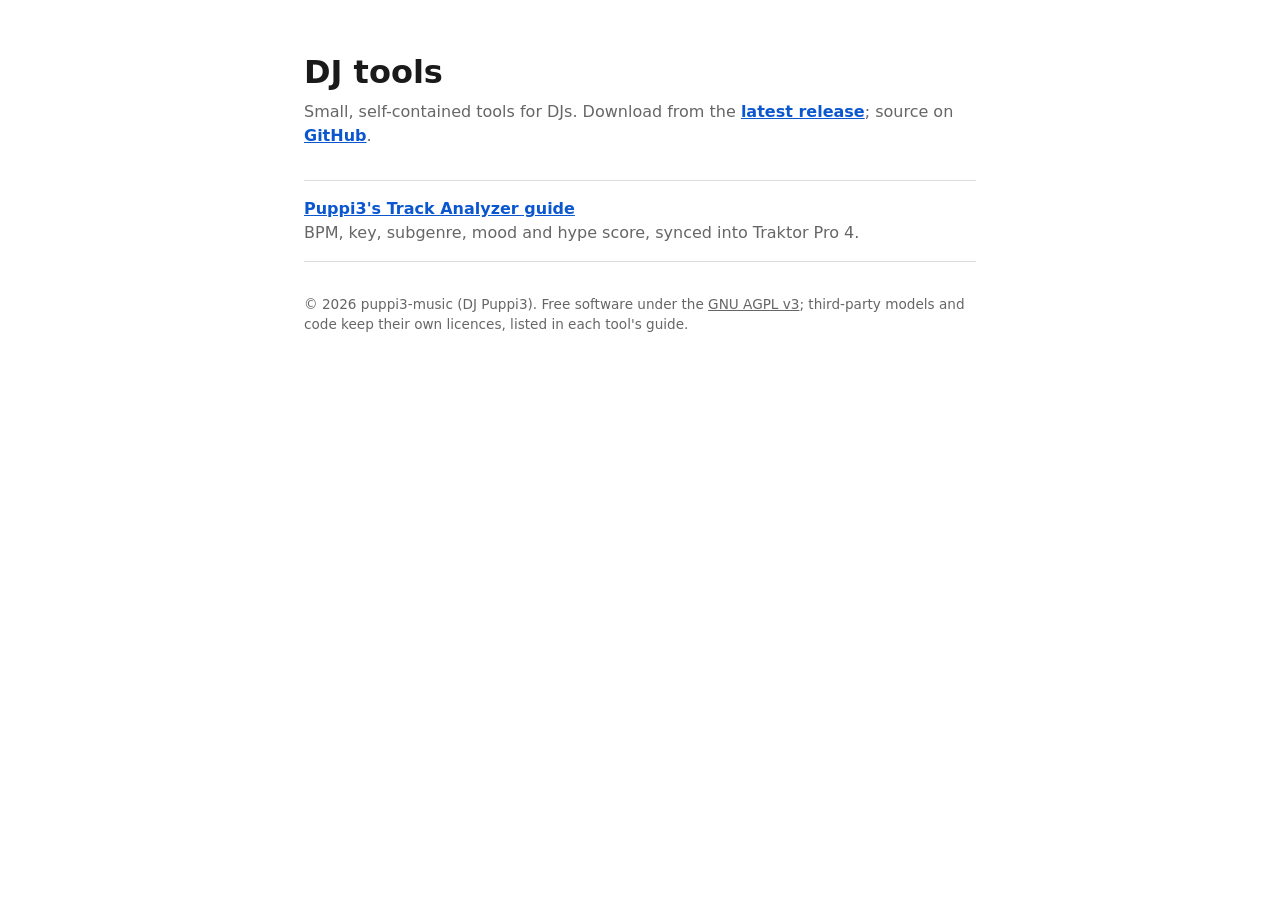
<file: site/index.html>
<!doctype html>
<html lang="en">
<head>
<meta charset="utf-8">
<meta name="viewport" content="width=device-width, initial-scale=1">
<title>DJ tools</title>
<style>
  :root { --bg:#fff; --fg:#1a1a1a; --muted:#666; --line:#ddd; --accent:#0b57d0; }
  @media (prefers-color-scheme: dark) { :root { --bg:#141414; --fg:#eee; --muted:#9a9a9a; --line:#333; --accent:#8ab4f8; } }
  body { background:var(--bg); color:var(--fg); font:16px/1.5 system-ui, sans-serif; max-width:42rem; margin:0 auto; padding:3rem 1rem; }
  h1 { margin:0 0 .25rem; }
  p.lede { color:var(--muted); margin:0 0 2rem; }
  ul { list-style:none; padding:0; margin:0; }
  li { border-top:1px solid var(--line); padding:1rem 0; }
  li:last-child { border-bottom:1px solid var(--line); }
  a { color:var(--accent); font-weight:600; }
  footer { margin-top:2rem; color:var(--muted); font-size:.85rem; }
  footer a { color:inherit; font-weight:400; }
  li span { display:block; color:var(--muted); }
</style>
</head>
<body>
<h1>DJ tools</h1>
<p class="lede">Small, self-contained tools for DJs. Download from the <a href="https://github.com/puppi3-music/puppi3s-dj-tools/releases/latest">latest release</a>; source on <a href="https://github.com/puppi3-music/puppi3s-dj-tools">GitHub</a>.</p>
<ul>
  <li><a href="track-analyzer/">Puppi3's Track Analyzer guide</a><span>BPM, key, subgenre, mood and hype score, synced into Traktor Pro 4.</span></li>
</ul>
<footer>© 2026 puppi3-music (DJ Puppi3). Free software under the <a href="https://www.gnu.org/licenses/agpl-3.0.html">GNU AGPL v3</a>; third-party models and code keep their own licences, listed in each tool's guide.</footer>
</body>
</html>
</file>
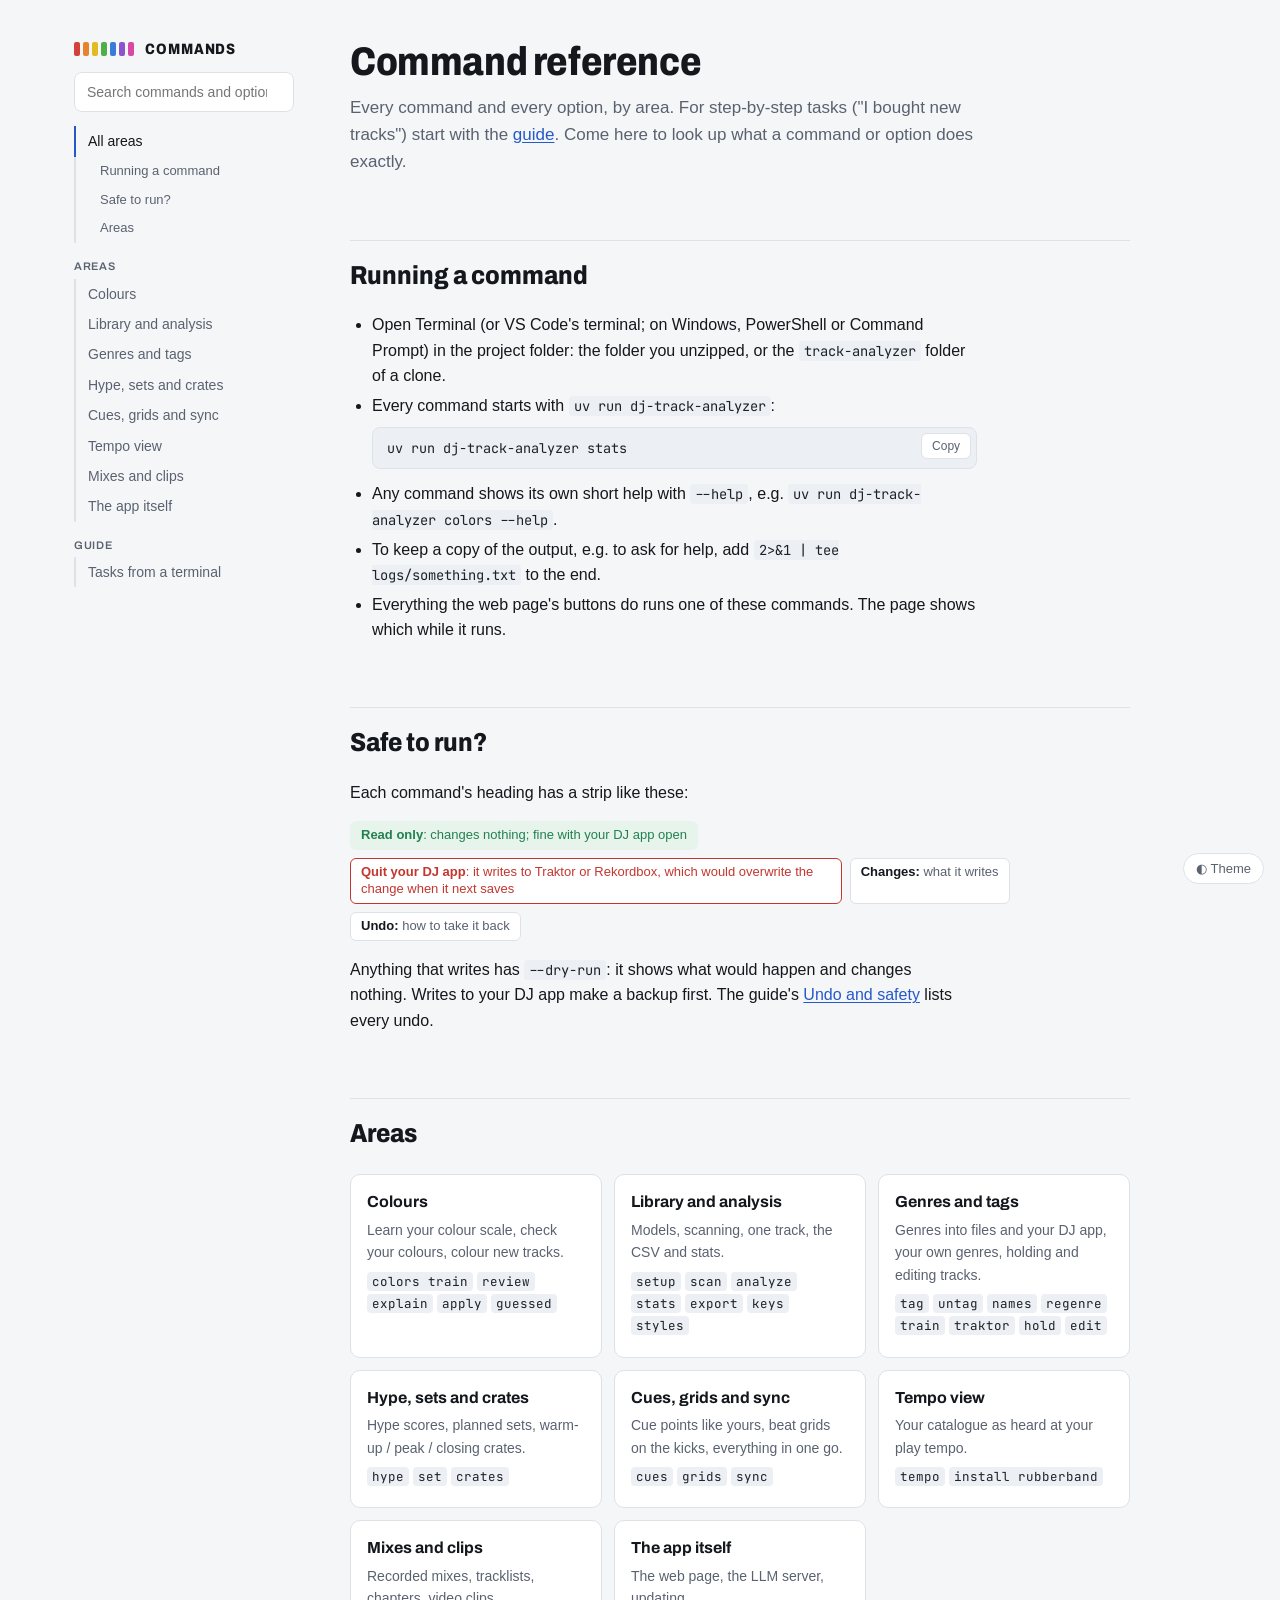
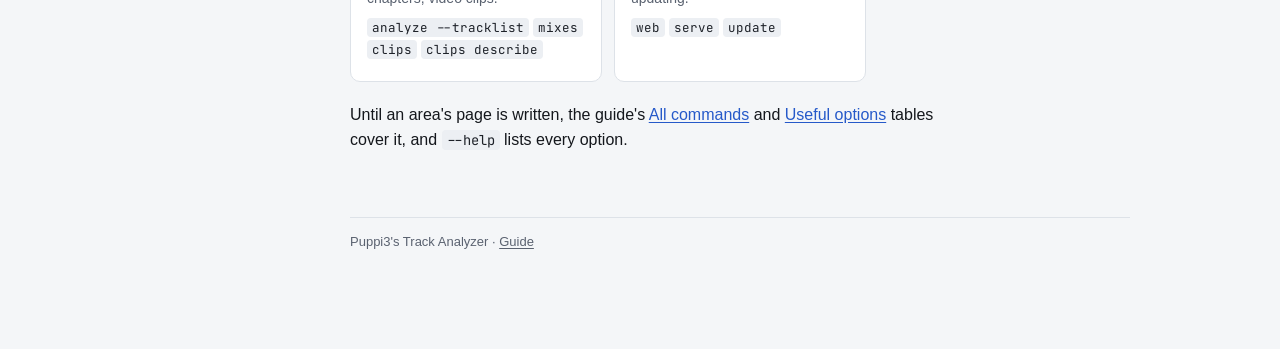
<file: track-analyzer/docs/commands/index.html>
<!doctype html>
<html lang="en">
<head>
<meta charset="utf-8">
<meta name="viewport" content="width=device-width, initial-scale=1">
<title>Command reference · Puppi3's Track Analyzer</title>
<link rel="preconnect" href="https://fonts.googleapis.com">
<link rel="preconnect" href="https://fonts.gstatic.com" crossorigin>
<link rel="stylesheet" href="https://fonts.googleapis.com/css2?family=Archivo:wdth,wght@75..100,500..800&family=JetBrains+Mono:wght@400;600&display=swap">
<link rel="stylesheet" href="ref.css">
</head>
<body>
<div class="layout">
<nav class="toc" aria-label="Command reference">
  <div class="brand"><i style="background:var(--red)"></i><i style="background:var(--orange)"></i><i style="background:var(--yellow)"></i><i style="background:var(--green)"></i><i style="background:var(--blue)"></i><i style="background:var(--violet)"></i><i style="background:var(--magenta)"></i><a href="index.html">Commands</a></div>
  <a href="index.html" aria-current="page">All areas</a>
  <a class="sub" href="#running">Running a command</a>
  <a class="sub" href="#safety">Safe to run?</a>
  <a class="sub" href="#areas">Areas</a>
  <div class="group">Areas</div>
  <a href="colours.html">Colours</a>
  <a href="library.html">Library and analysis</a>
  <a href="genres.html">Genres and tags</a>
  <a href="hype-sets.html">Hype, sets and crates</a>
  <a href="cues-grids-sync.html">Cues, grids and sync</a>
  <a href="tempo.html">Tempo view</a>
  <a href="mixes.html">Mixes and clips</a>
  <a href="app.html">The app itself</a>
  <div class="group">Guide</div>
  <a href="../GUIDE.html#cli">Tasks from a terminal</a>
</nav>

<main>
<h1>Command reference</h1>
<p class="lede">Every command and every option, by area. For step-by-step tasks ("I bought new tracks") start with the <a href="../GUIDE.html#cli-tasks">guide</a>. Come here to look up what a command or option does exactly.</p>

<h2 id="running">Running a command</h2>
<ul>
  <li>Open Terminal (or VS Code's terminal; on Windows, PowerShell or Command Prompt) in the project folder: the folder you unzipped, or the <code>track-analyzer</code> folder of a clone.</li>
  <li>Every command starts with <code>uv run dj-track-analyzer</code>:
    <div class="cmd"><pre>uv run dj-track-analyzer stats</pre></div></li>
  <li>Any command shows its own short help with <code>--help</code>, e.g. <code>uv run dj-track-analyzer colors --help</code>.</li>
  <li>To keep a copy of the output, e.g. to ask for help, add <code>2&gt;&amp;1 | tee logs/something.txt</code> to the end.</li>
  <li>Everything the web page's buttons do runs one of these commands. The page shows which while it runs.</li>
</ul>

<h2 id="safety">Safe to run?</h2>
<p>Each command's heading has a strip like these:</p>
<ul class="facts">
  <li class="ok"><b>Read only</b>: changes nothing; fine with your DJ app open</li>
  <li class="stop"><b>Quit your DJ app</b>: it writes to Traktor or Rekordbox, which would overwrite the change when it next saves</li>
  <li><b>Changes:</b> what it writes</li>
  <li><b>Undo:</b> how to take it back</li>
</ul>
<p>Anything that writes has <code>--dry-run</code>: it shows what would happen and changes nothing. Writes to your DJ app make a backup first. The guide's <a href="../GUIDE.html#undo">Undo and safety</a> lists every undo.</p>

<h2 id="areas">Areas</h2>
<div class="cards">
  <div class="card"><h3><a href="colours.html">Colours</a></h3><p>Learn your colour scale, check your colours, colour new tracks.</p><p><code>colors train</code> <code>review</code> <code>explain</code> <code>apply</code> <code>guessed</code></p></div>
  <div class="card"><h3><a href="library.html">Library and analysis</a></h3><p>Models, scanning, one track, the CSV and stats.</p><p><code>setup</code> <code>scan</code> <code>analyze</code> <code>stats</code> <code>export</code> <code>keys</code> <code>styles</code></p></div>
  <div class="card"><h3><a href="genres.html">Genres and tags</a></h3><p>Genres into files and your DJ app, your own genres, holding and editing tracks.</p><p><code>tag</code> <code>untag</code> <code>names</code> <code>regenre</code> <code>train</code> <code>traktor</code> <code>hold</code> <code>edit</code></p></div>
  <div class="card"><h3><a href="hype-sets.html">Hype, sets and crates</a></h3><p>Hype scores, planned sets, warm-up / peak / closing crates.</p><p><code>hype</code> <code>set</code> <code>crates</code></p></div>
  <div class="card"><h3><a href="cues-grids-sync.html">Cues, grids and sync</a></h3><p>Cue points like yours, beat grids on the kicks, everything in one go.</p><p><code>cues</code> <code>grids</code> <code>sync</code></p></div>
  <div class="card"><h3><a href="tempo.html">Tempo view</a></h3><p>Your catalogue as heard at your play tempo.</p><p><code>tempo</code> <code>install rubberband</code></p></div>
  <div class="card"><h3><a href="mixes.html">Mixes and clips</a></h3><p>Recorded mixes, tracklists, chapters, video clips.</p><p><code>analyze --tracklist</code> <code>mixes</code> <code>clips</code> <code>clips describe</code></p></div>
  <div class="card"><h3><a href="app.html">The app itself</a></h3><p>The web page, the LLM server, updating.</p><p><code>web</code> <code>serve</code> <code>update</code></p></div>
</div>
<p>Until an area's page is written, the guide's <a href="../GUIDE.html#commands">All commands</a> and <a href="../GUIDE.html#options">Useful options</a> tables cover it, and <code>--help</code> lists every option.</p>

<footer class="legal">Puppi3's Track Analyzer · <a href="../GUIDE.html">Guide</a></footer>
</main>
</div>
<button class="theme" id="theme" type="button" aria-label="Switch light or dark">◐ Theme</button>
<script src="ref.js"></script>
</body>
</html>
</file>
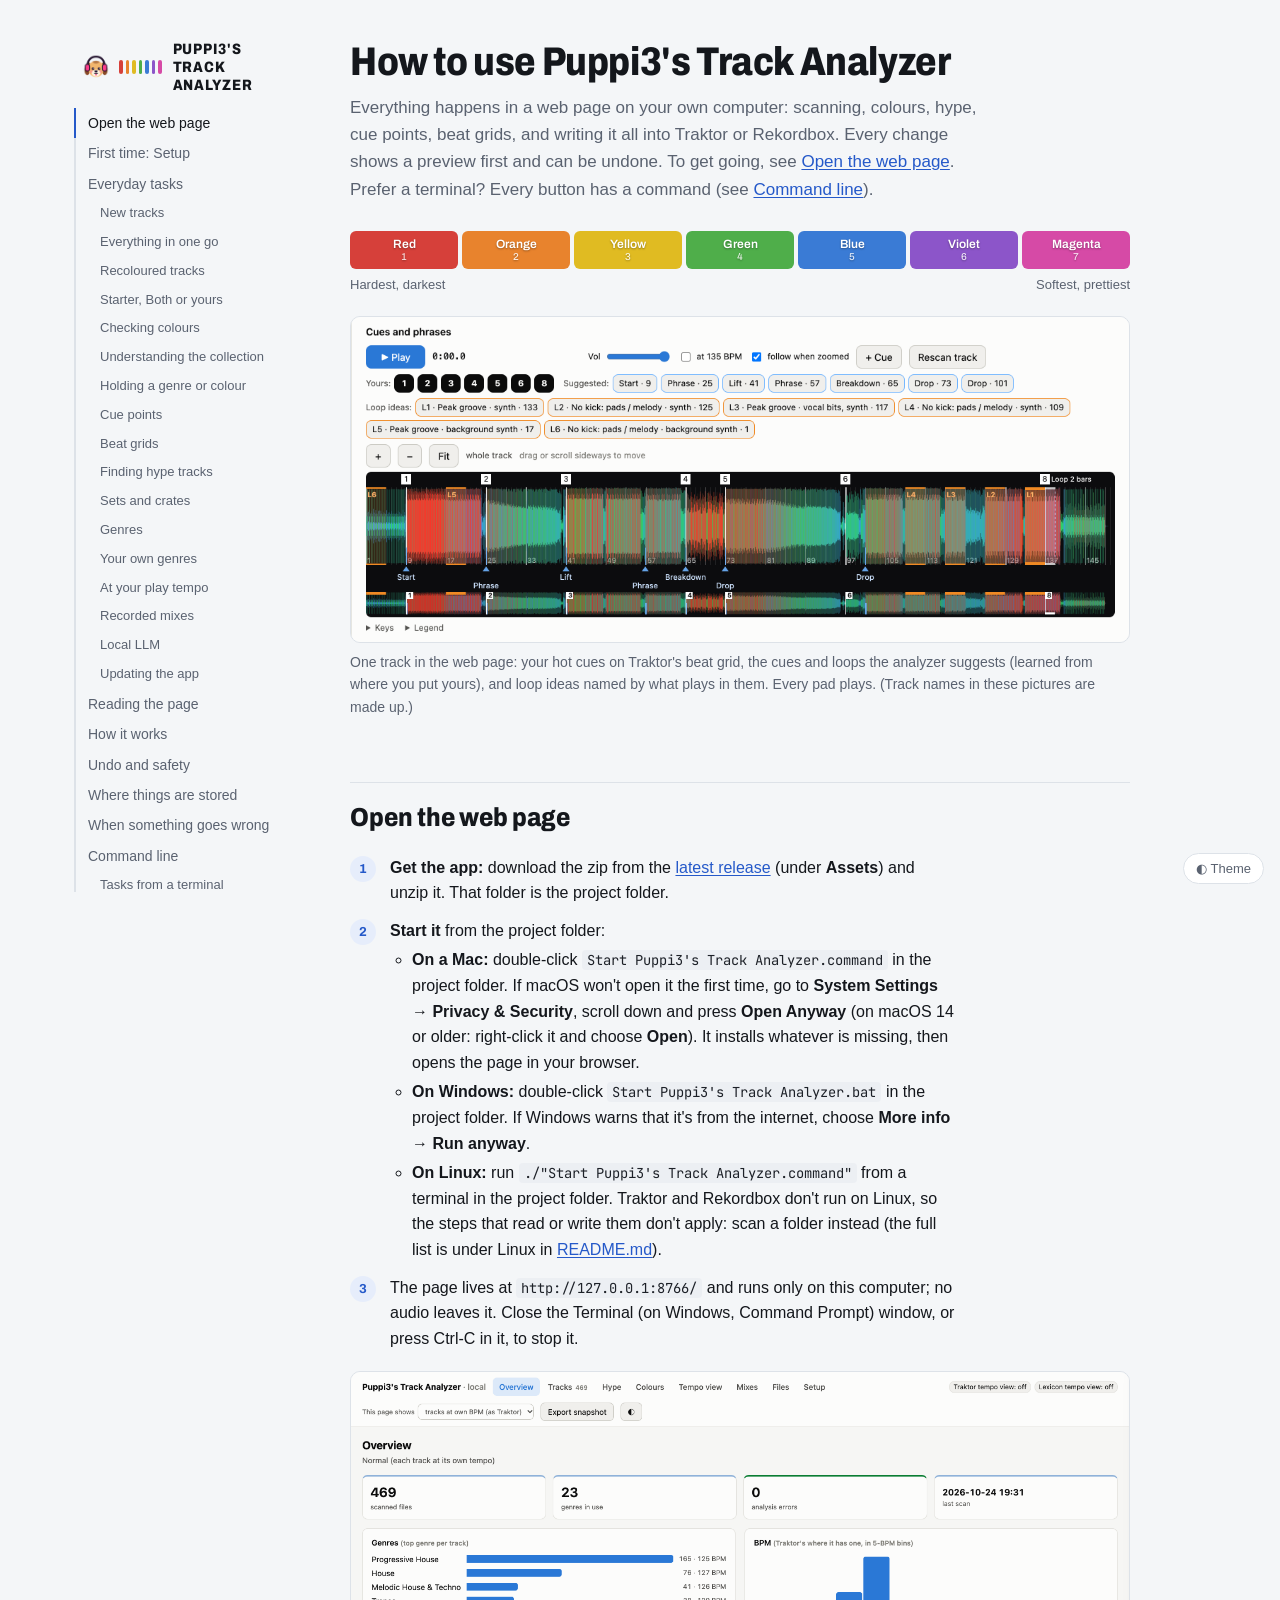
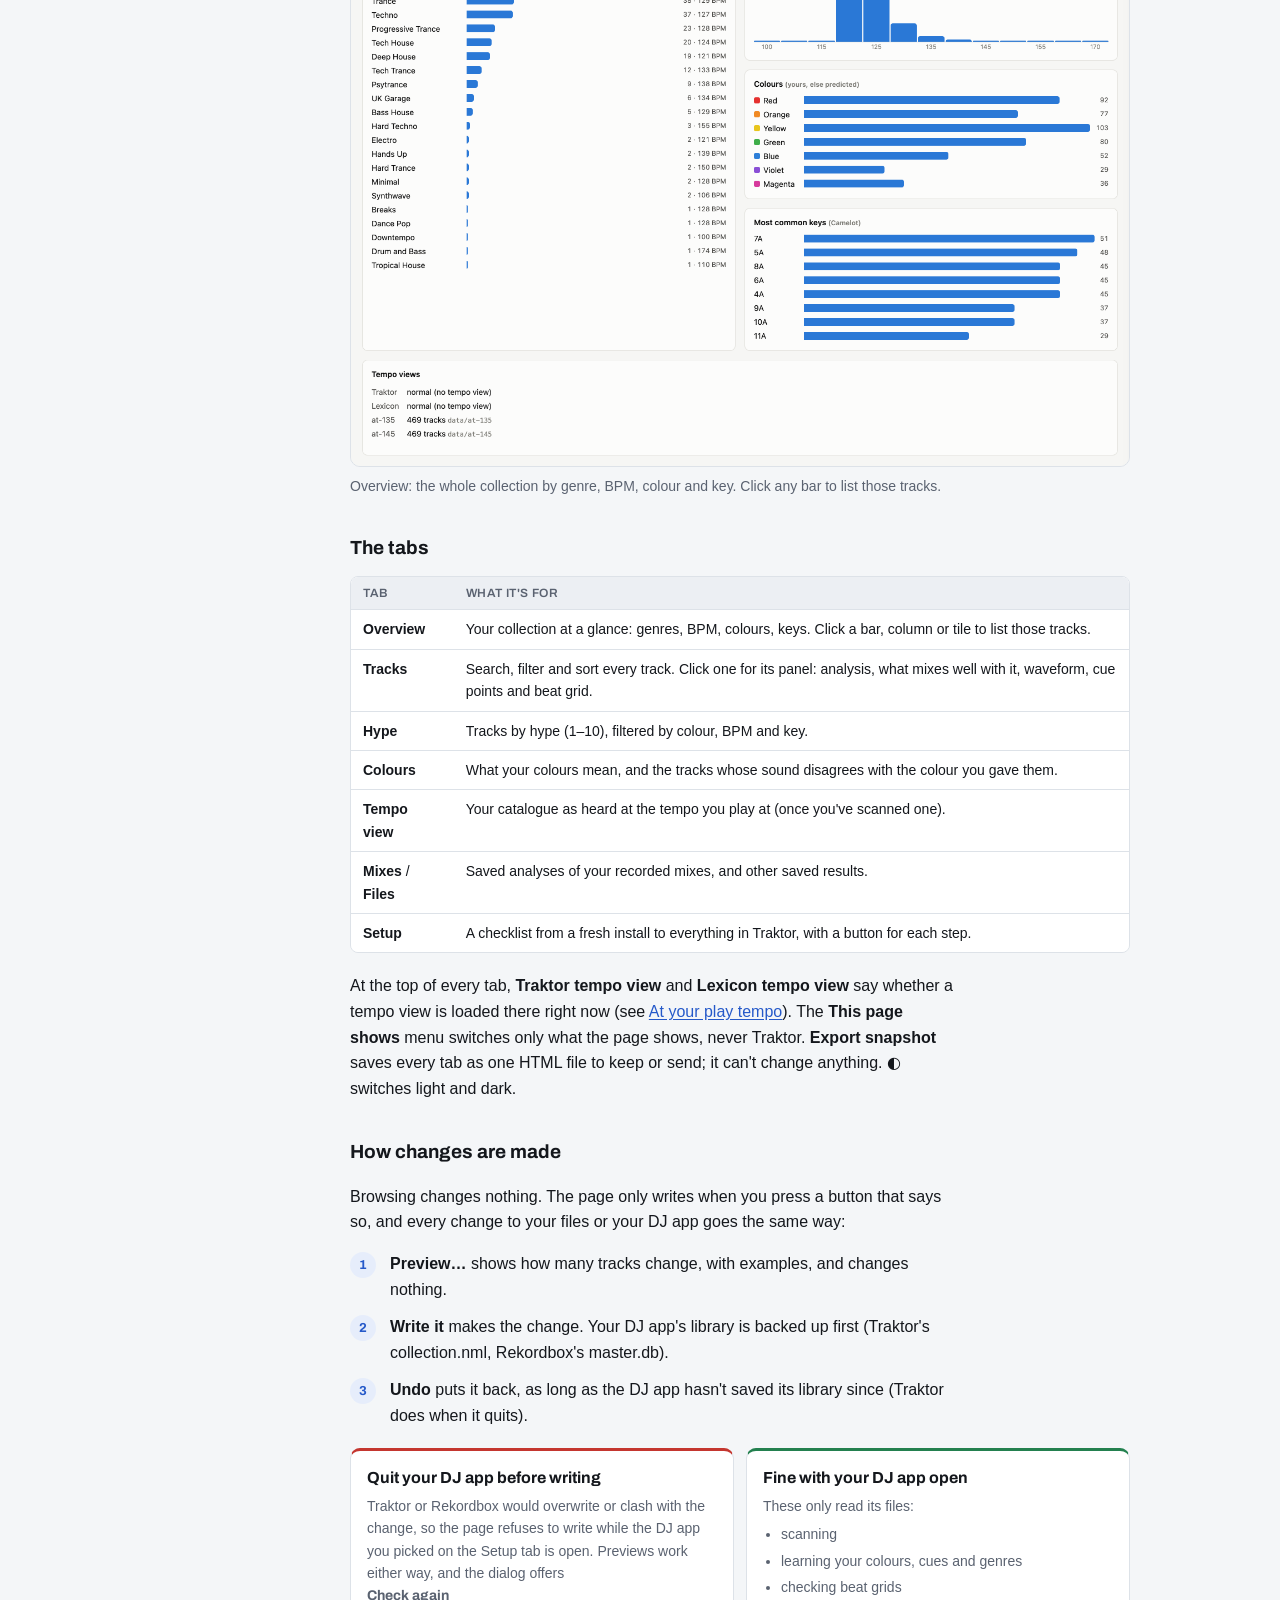
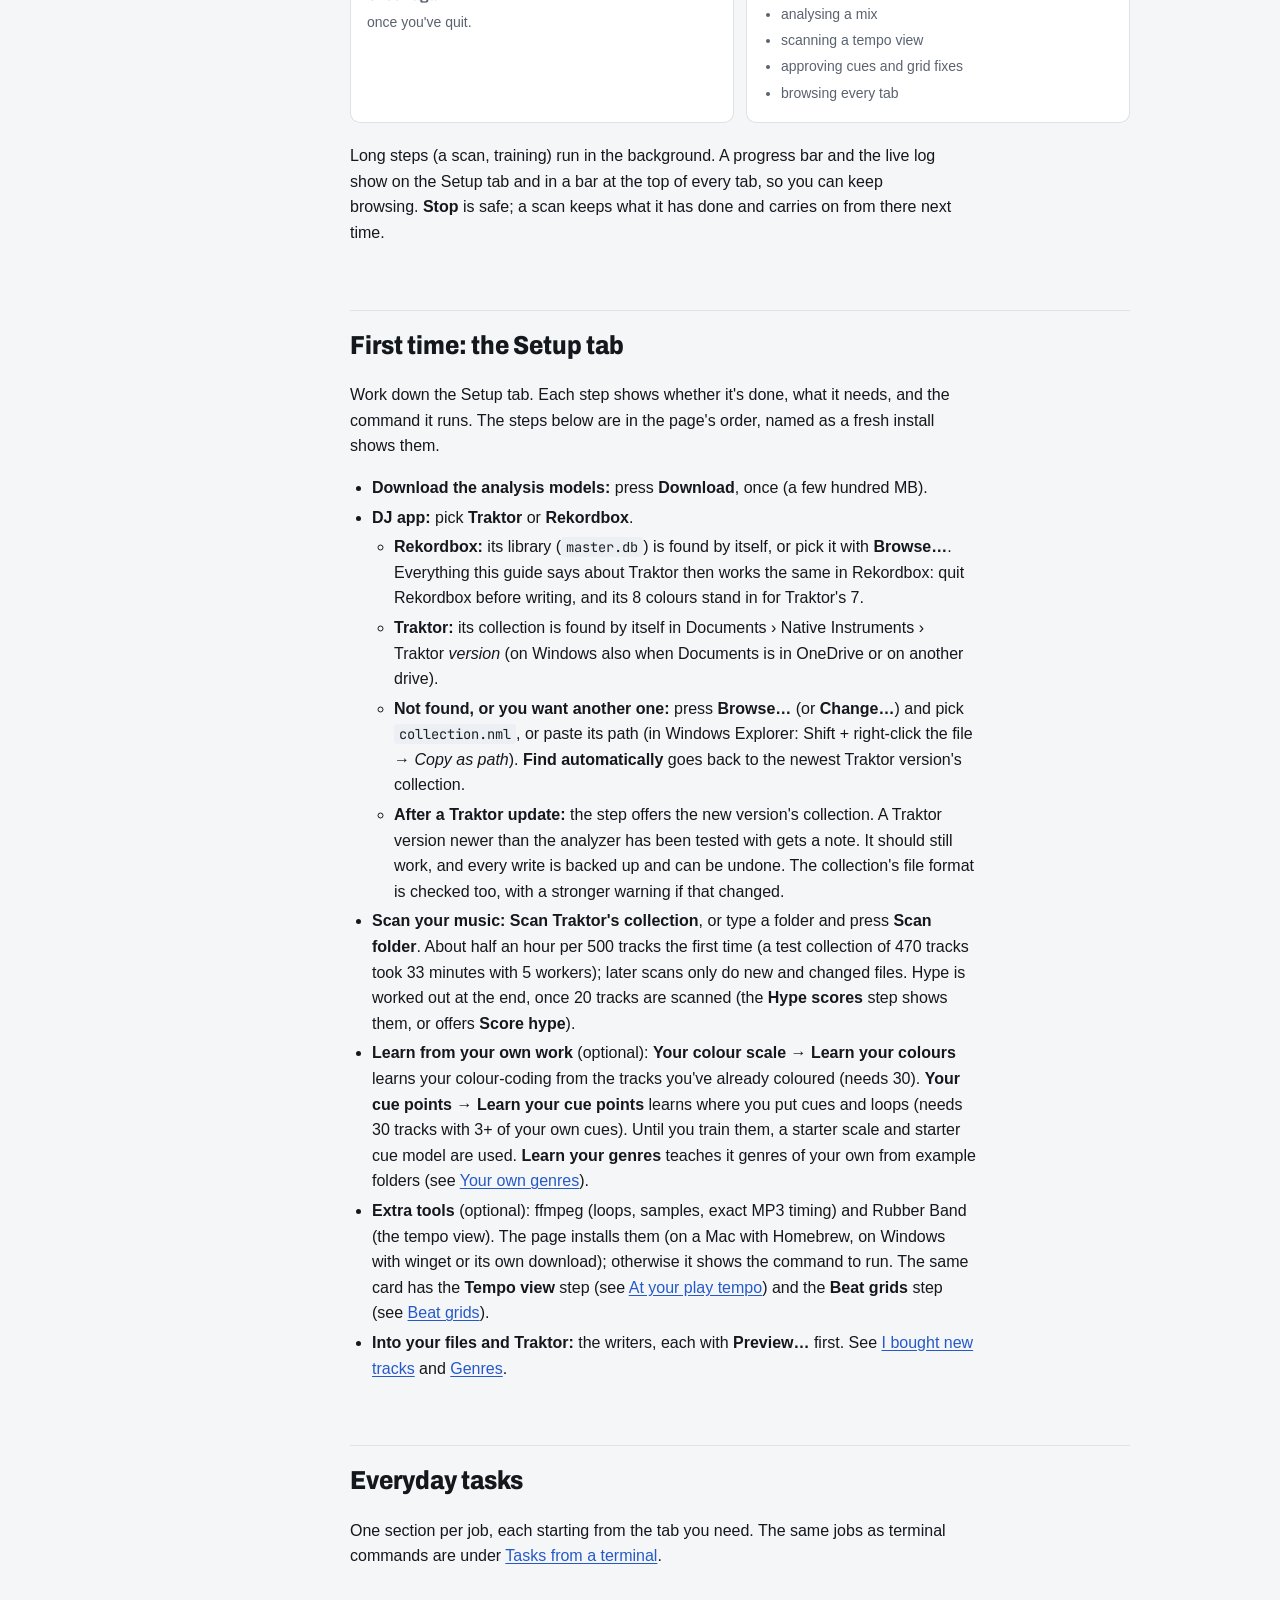
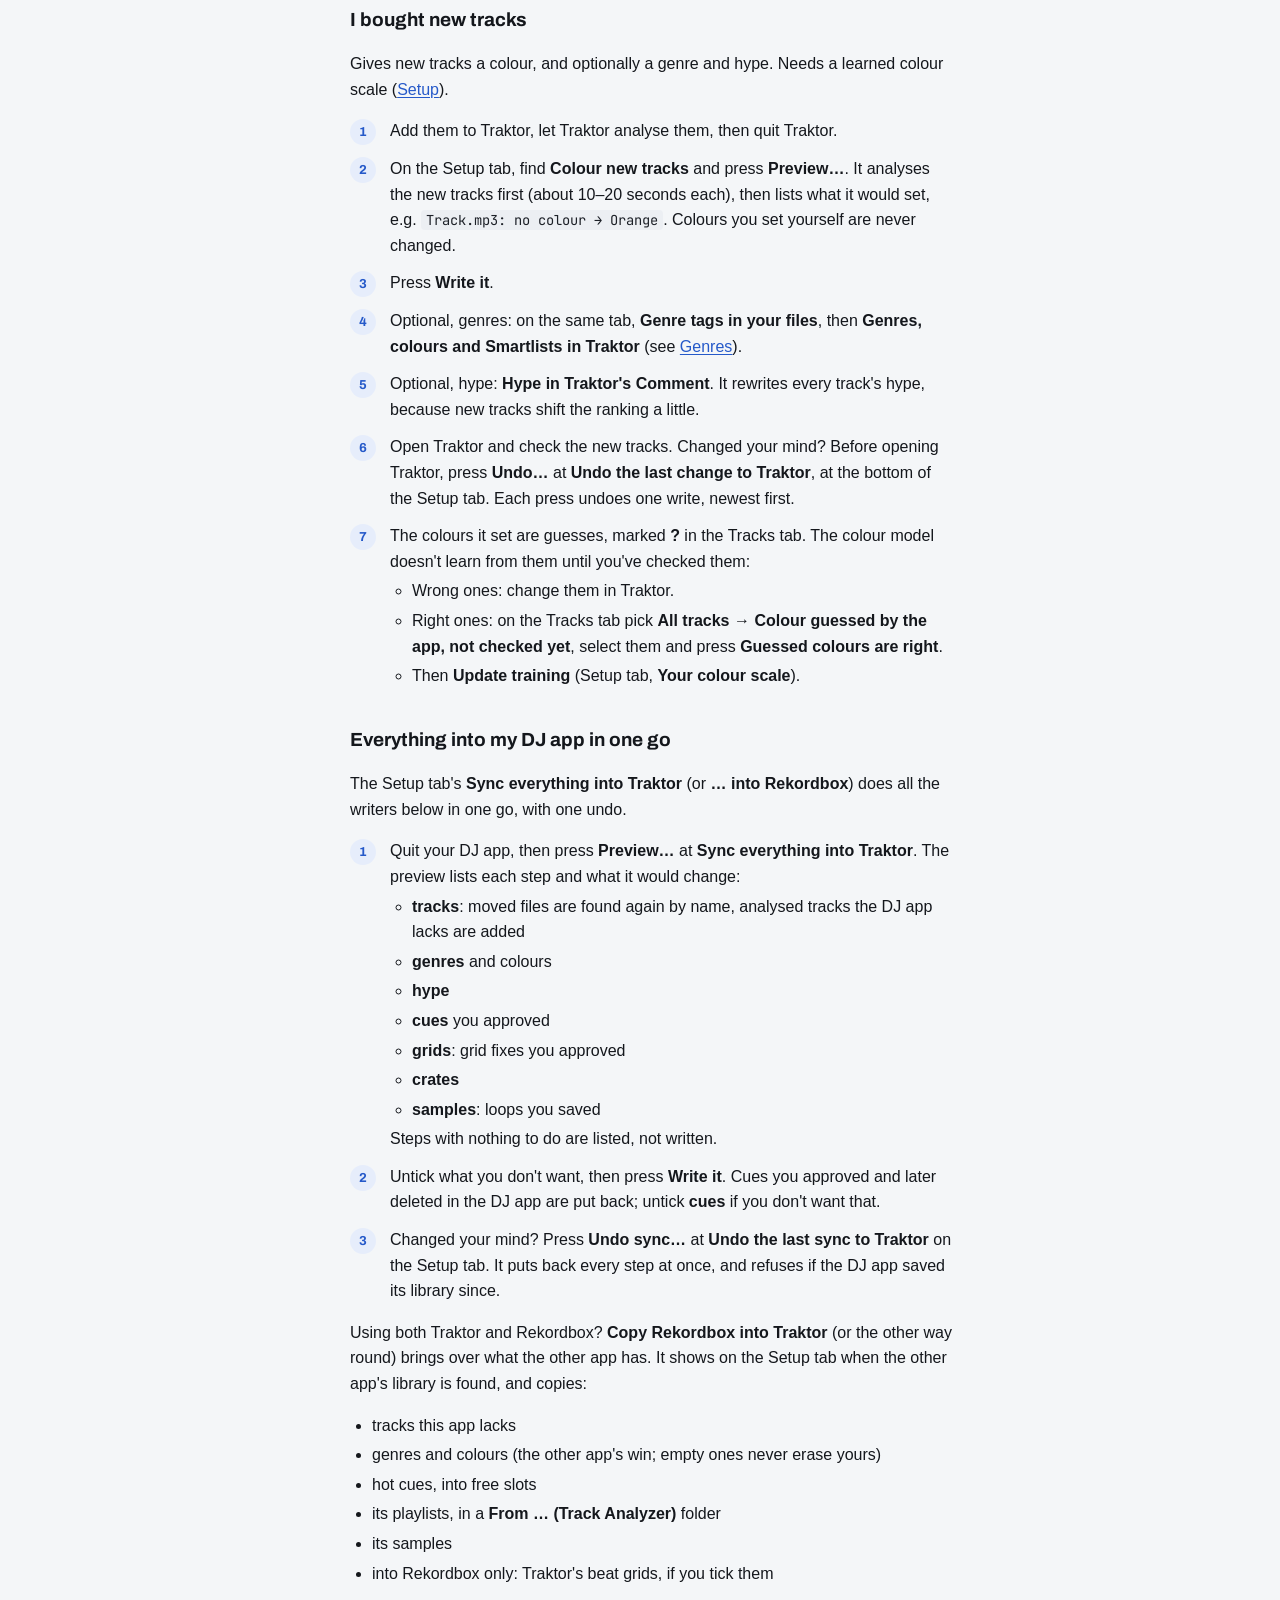
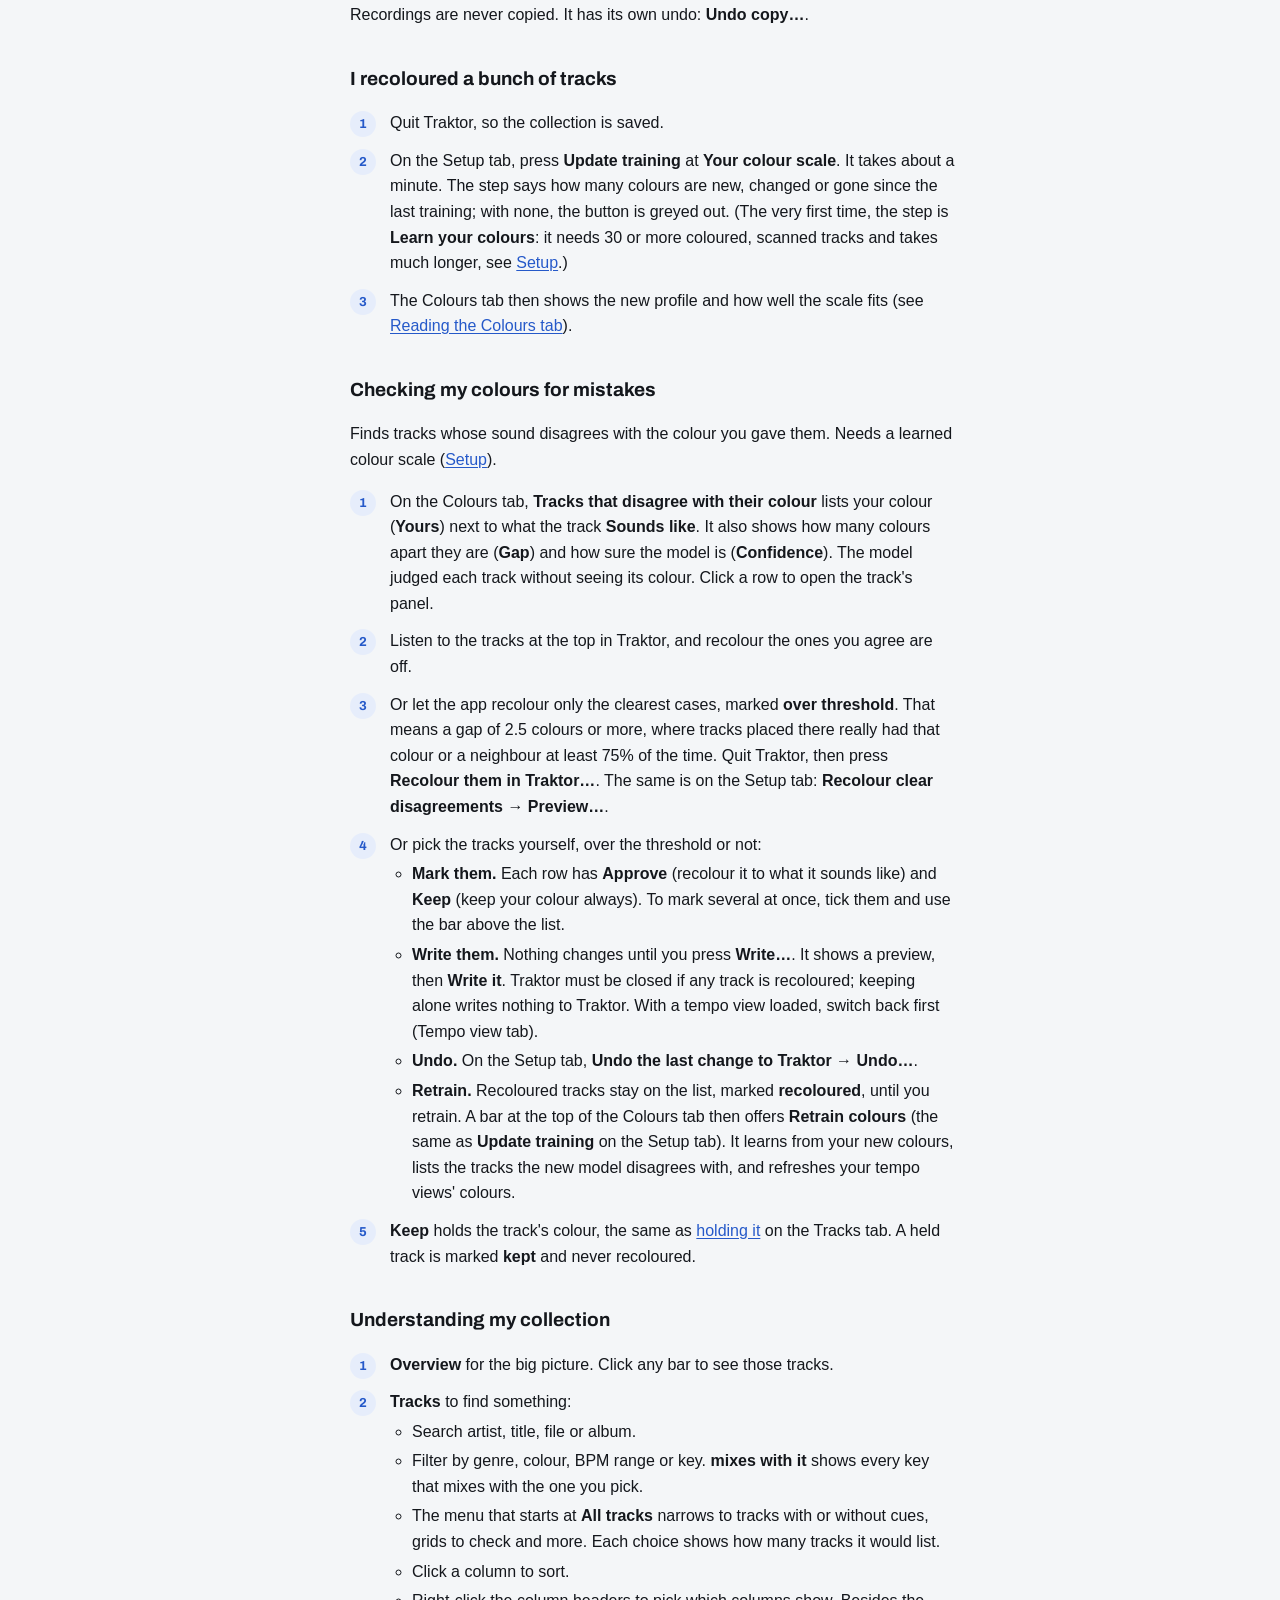
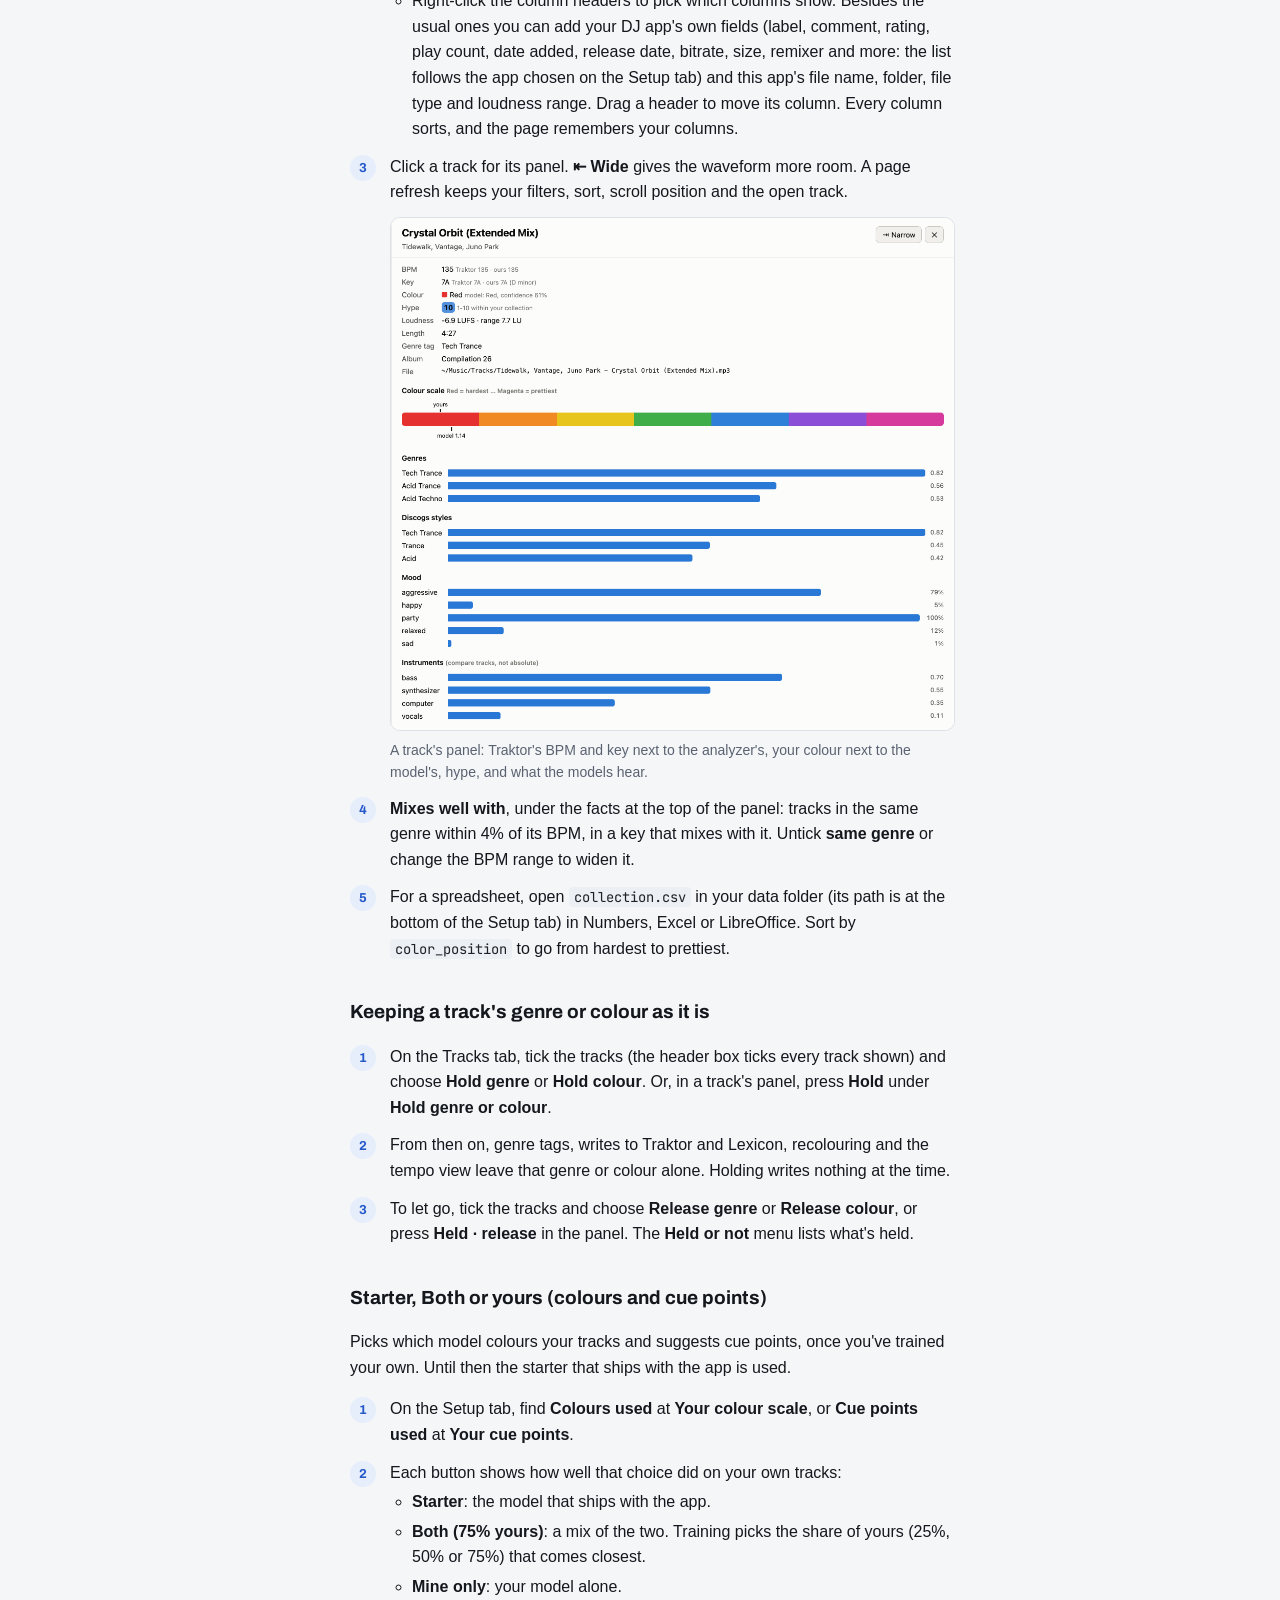
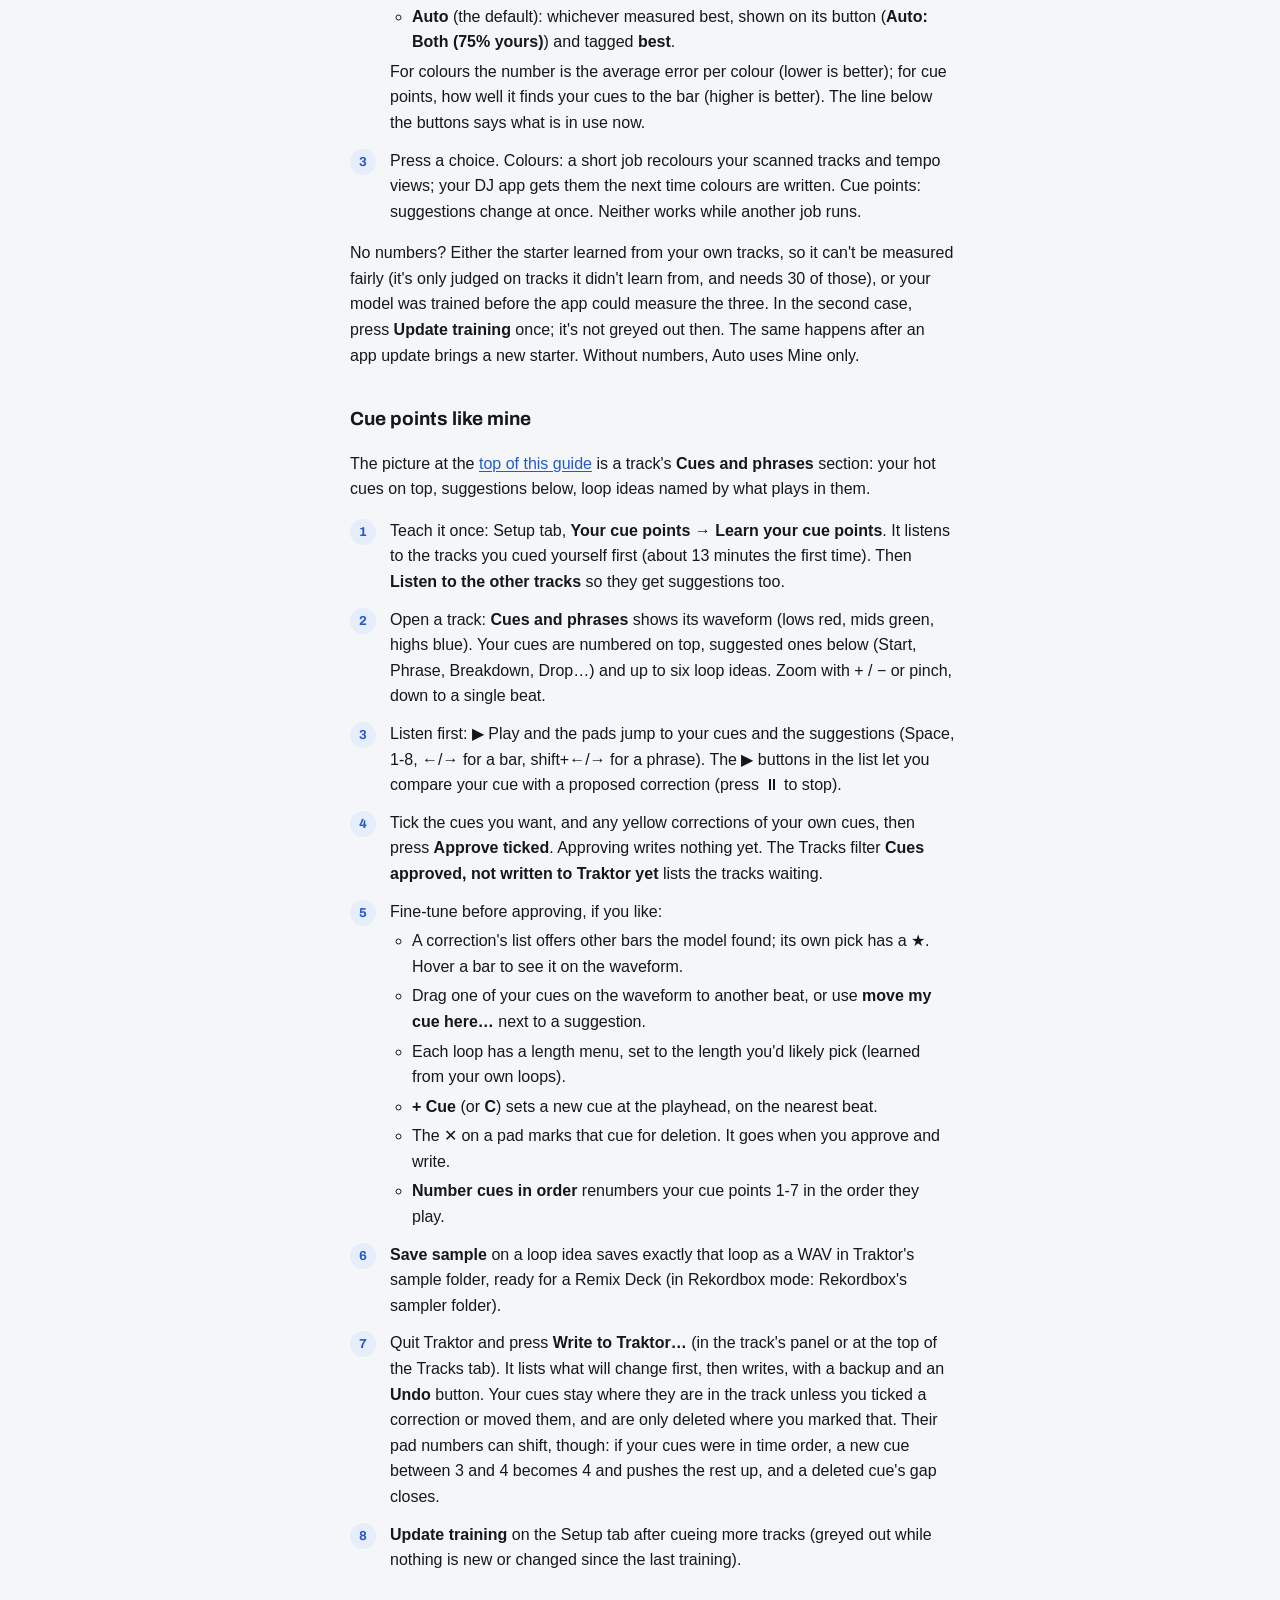
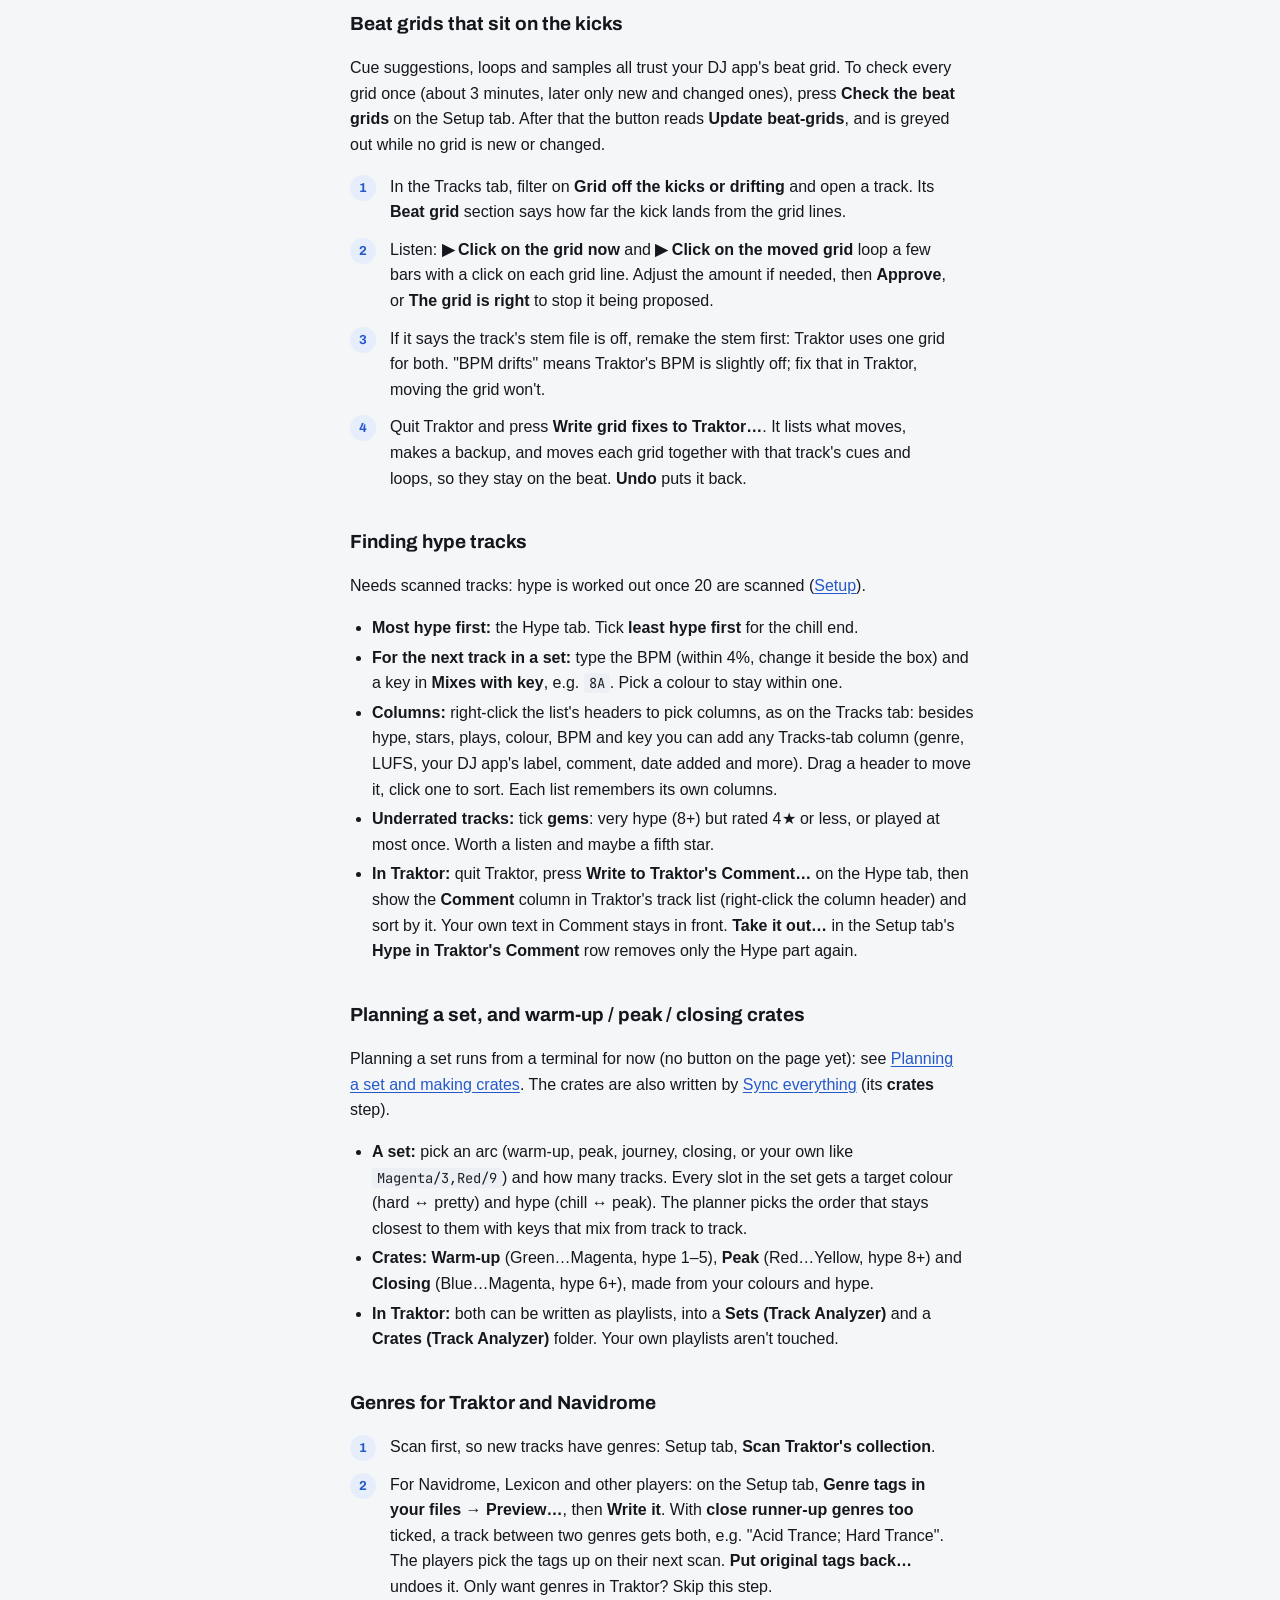
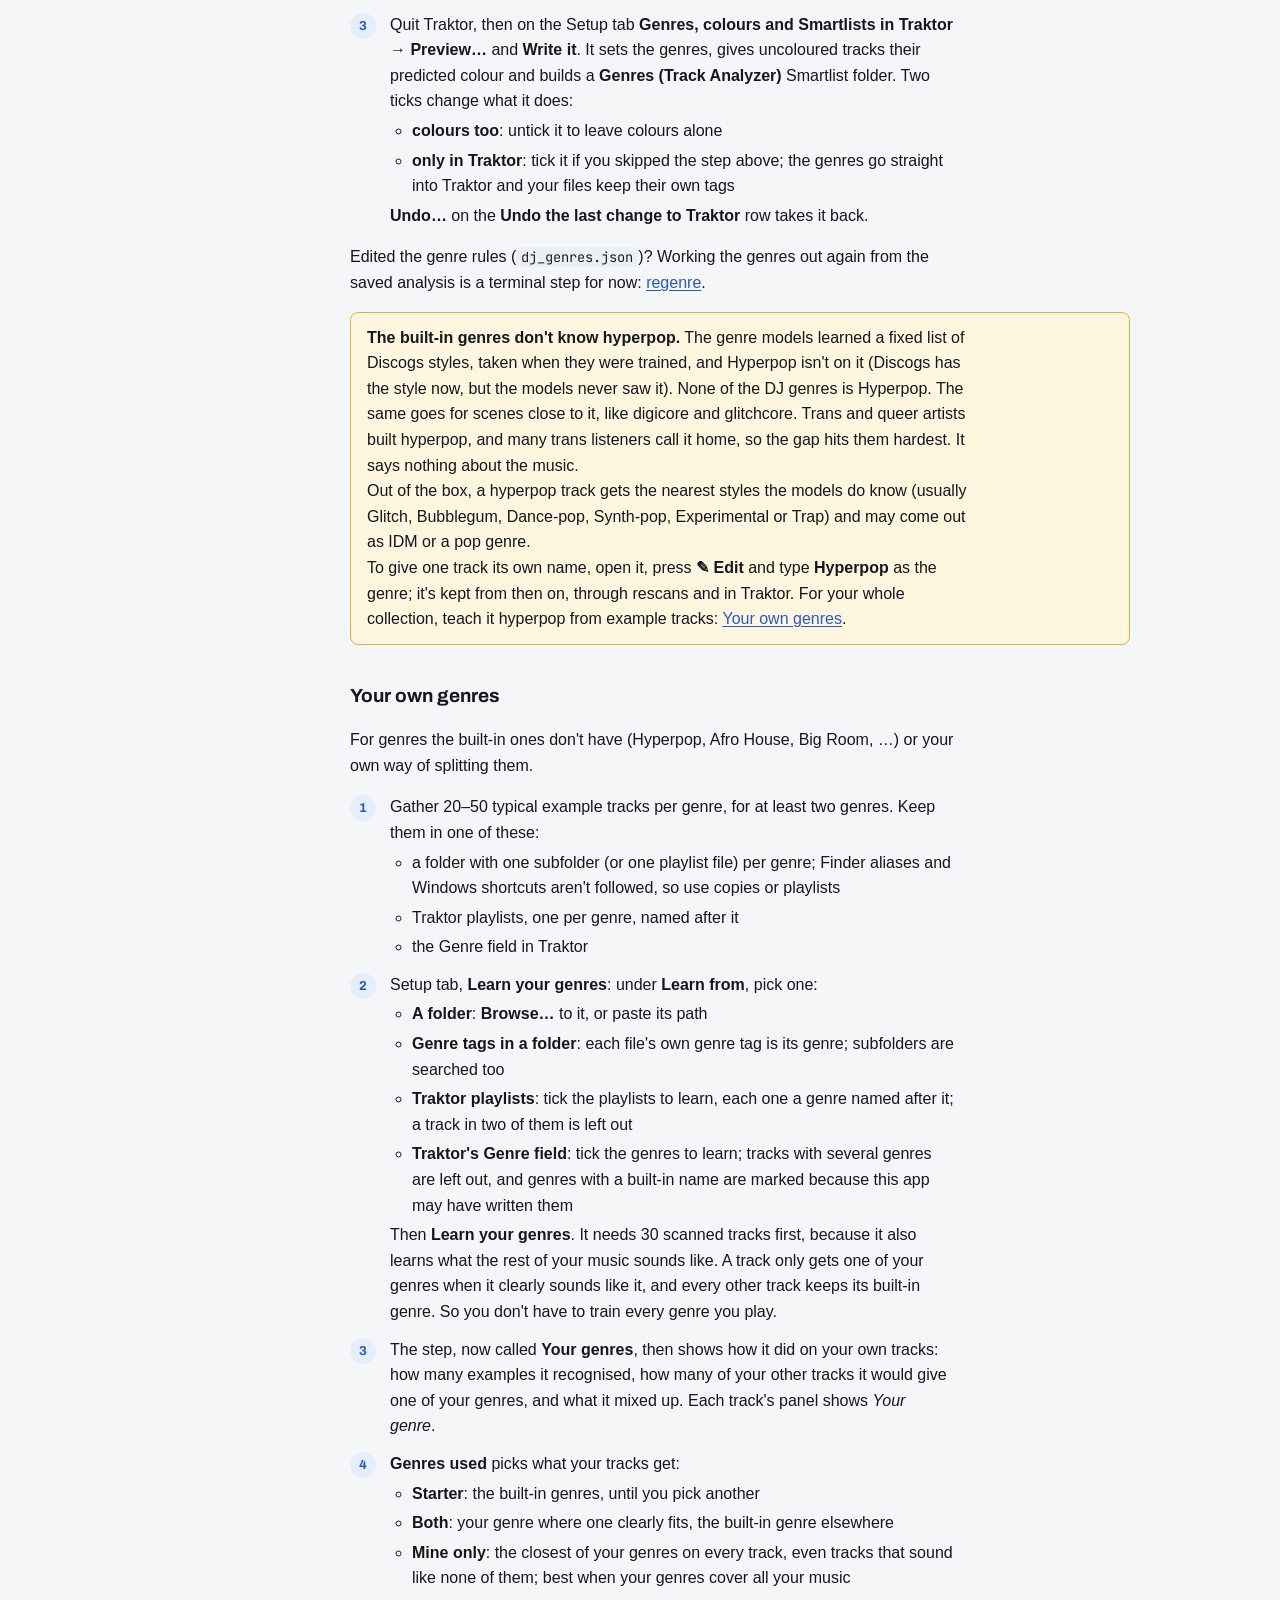
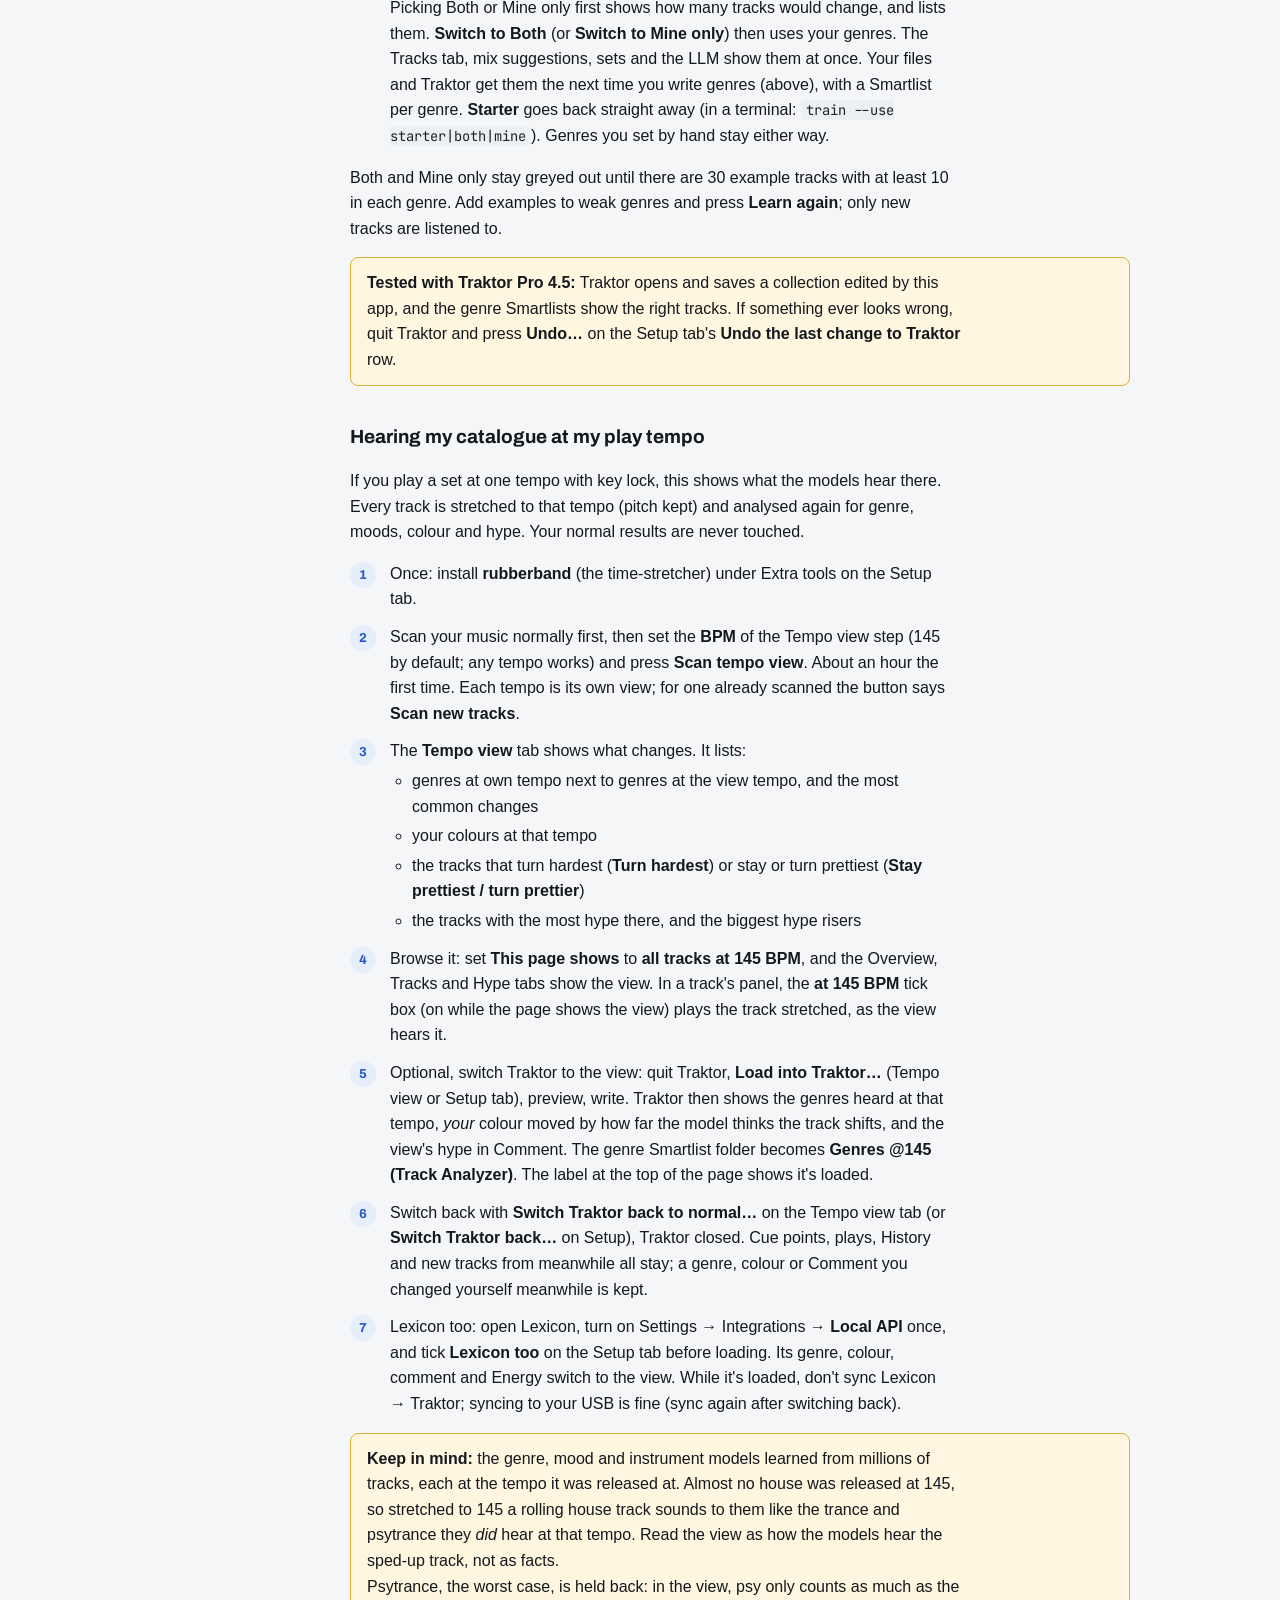
<file: track-analyzer/docs/GUIDE.html>
<!doctype html>
<html lang="en">
<head>
<meta charset="utf-8">
<meta name="viewport" content="width=device-width, initial-scale=1">
<title>Puppi3's Track Analyzer Guide</title>
<link rel="icon" type="image/png" href="[data-uri]">
<link rel="preconnect" href="https://fonts.googleapis.com">
<link rel="preconnect" href="https://fonts.gstatic.com" crossorigin>
<link rel="stylesheet" href="https://fonts.googleapis.com/css2?family=Archivo:wdth,wght@75..100,500..800&family=JetBrains+Mono:wght@400;600&display=swap">
<style>
/* Layout: a browser-tree sidebar (like Traktor's) beside one readable column; graphite neutrals, deck-blue accent,
   Traktor's 7 track colours as the only other hues. Works offline: fonts fall back to the system faces. */
:root {
  --bg: #f4f6f8; --surface: #ffffff; --text: #14171c; --muted: #5a6270; --line: #dde2e8;
  --accent: #2559c9; --accent-soft: #e6edfb; --code-bg: #eceff3; --code-text: #1d2128;
  --warn-bg: #fff6e0; --warn-line: #e2b13c; --stop: #c4362f; --ok: #23804f; --ok-bg: #e7f4ec;
  --red: #d6403a; --orange: #e8832d; --yellow: #e0bb22; --green: #4fae4a; --blue: #3a7bd5; --violet: #8c55c9; --magenta: #d64aa6;
  --display: "Archivo", -apple-system, "Helvetica Neue", Arial, sans-serif;
  --body: -apple-system, BlinkMacSystemFont, "SF Pro Text", "Helvetica Neue", Arial, sans-serif;
  --mono: "JetBrains Mono", ui-monospace, "SF Mono", Menlo, monospace;
}
@media (prefers-color-scheme: dark) {
  :root:not([data-theme="light"]) {
    --bg: #111317; --surface: #181b20; --text: #e6e9ee; --muted: #98a0ad; --line: #2a2f37;
    --accent: #79a6ff; --accent-soft: #1c2638; --code-bg: #1f232a; --code-text: #e9edf3;
    --warn-bg: #2a2414; --warn-line: #8b6b22; --stop: #ff7b72; --ok: #5cc48a; --ok-bg: #16261d;
    color-scheme: dark;
  }
}
:root[data-theme="dark"] {
  --bg: #111317; --surface: #181b20; --text: #e6e9ee; --muted: #98a0ad; --line: #2a2f37;
  --accent: #79a6ff; --accent-soft: #1c2638; --code-bg: #1f232a; --code-text: #e9edf3;
  --warn-bg: #2a2414; --warn-line: #8b6b22; --stop: #ff7b72; --ok: #5cc48a; --ok-bg: #16261d;
  color-scheme: dark;
}
* { box-sizing: border-box; }
html { scroll-behavior: smooth; scroll-padding-top: 16px; }
@media (prefers-reduced-motion: reduce) { html { scroll-behavior: auto; } }
body { margin: 0; background: var(--bg); color: var(--text); font: 16px/1.6 var(--body); }
.layout { display: grid; grid-template-columns: 220px minmax(0, 1fr); gap: 56px; max-width: 1180px; margin: 0 auto; padding: 40px 24px 96px; }
nav.toc { position: sticky; top: 24px; align-self: start; font-size: 14px; max-height: calc(100vh - 48px); overflow-y: auto; }
nav.toc .brand { font: 800 15px/1.2 var(--display); font-stretch: 85%; letter-spacing: 0.06em; text-transform: uppercase; margin-bottom: 14px; display: flex; gap: 3px; align-items: center; }
nav.toc .brand i { width: 6px; height: 14px; border-radius: 2px; display: inline-block; }
nav.toc .brand span { margin-left: 8px; }
nav.toc a { display: block; color: var(--muted); text-decoration: none; padding: 4px 0 4px 12px; border-left: 2px solid var(--line); }
nav.toc a.sub { padding-left: 24px; font-size: 13px; }
nav.toc a:hover, nav.toc a.active { color: var(--text); border-left-color: var(--accent); }
main { min-width: 0; max-width: 780px; }
h1, h2, h3 { font-family: var(--display); text-wrap: balance; }
h1 { font-size: 40px; line-height: 1.1; font-weight: 800; font-stretch: 85%; margin: 0 0 10px; letter-spacing: -0.01em; }
h2 { font-size: 26px; font-weight: 800; font-stretch: 88%; margin: 64px 0 14px; padding-top: 14px; border-top: 1px solid var(--line); }
h3 { font-size: 19px; font-weight: 700; margin: 36px 0 8px; }
h4 { font: 700 16px/1.4 var(--display); margin: 24px 0 6px; }
p, li { max-width: 68ch; }
.lede { color: var(--muted); font-size: 17px; margin: 0 0 28px; }
.logo { display: inline-block; flex: none; vertical-align: middle; background: url([data-uri]) center/contain no-repeat; border-radius: 6px; }
footer.legal .logo { width: 18px; height: 18px; margin-right: 6px; vertical-align: -4px; border-radius: 4px; }
footer.legal { margin: 64px 0 0; padding-top: 14px; border-top: 1px solid var(--line); color: var(--muted); font-size: 13px; }
footer.legal a { color: inherit; }
a { color: var(--accent); text-underline-offset: 2px; }
:focus-visible { outline: 2px solid var(--accent); outline-offset: 2px; border-radius: 4px; }
code { font: 0.86em/1.4 var(--mono); background: var(--code-bg); color: var(--code-text); padding: 1px 5px; border-radius: 4px; }
.cmd { position: relative; margin: 8px 0 12px; }
.cmd pre { margin: 0; background: var(--code-bg); color: var(--code-text); border: 1px solid var(--line); border-radius: 8px; padding: 10px 76px 10px 14px; overflow-x: auto; font: 13.5px/1.55 var(--mono); }
.cmd button { position: absolute; top: 6px; right: 6px; font: 12px/1 var(--body); padding: 6px 10px; border-radius: 6px; border: 1px solid var(--line); background: var(--surface); color: var(--muted); cursor: pointer; }
.cmd button:hover { color: var(--text); }
.cmd button.done { color: var(--ok); border-color: var(--ok); }
ul { padding-left: 22px; }
li { margin: 4px 0; }
/* Numbered steps: these lists really are sequences */
main > ol { list-style: none; counter-reset: step; padding-left: 0; }
main > ol > li { counter-increment: step; position: relative; padding-left: 40px; margin: 12px 0; }
main > ol > li::before { content: counter(step); position: absolute; left: 0; top: 1px; width: 26px; height: 26px; border-radius: 50%; background: var(--accent-soft); color: var(--accent); font: 700 13px/26px var(--display); text-align: center; font-variant-numeric: tabular-nums; }
li ol { padding-left: 22px; }
li > .cmd { margin-top: 6px; }
.note { background: var(--warn-bg); border: 1px solid var(--warn-line); border-radius: 8px; padding: 12px 16px; margin: 16px 0; }
.note p { margin: 0; }
.ref-box { background: var(--accent-soft); border: 1px solid var(--line); border-left: 3px solid var(--accent); border-radius: 8px; padding: 14px 16px; margin: 16px 0 20px; }
.ref-box b { display: block; font-family: var(--display); margin-bottom: 4px; }
.ref-box p { margin: 0 0 10px; }
.ref-areas { display: flex; flex-wrap: wrap; gap: 6px; }
.ref-areas a { background: var(--surface); border: 1px solid var(--line); border-radius: 999px; padding: 4px 12px; font-size: 14px; text-decoration: none; color: var(--text); }
.ref-areas a:hover { border-color: var(--accent); color: var(--accent); }
.ref-link { margin: -6px 0 10px; font-size: 13px; color: var(--muted); }
td a code { color: var(--accent); }
.stop { display: inline-block; font: 700 11px/1 var(--display); letter-spacing: 0.06em; text-transform: uppercase; color: var(--stop); border: 1px solid currentColor; border-radius: 4px; padding: 3px 6px; margin-right: 6px; vertical-align: 2px; }
.cards { display: grid; grid-template-columns: repeat(auto-fit, minmax(240px, 1fr)); gap: 12px; margin: 20px 0; }
.card { background: var(--surface); border: 1px solid var(--line); border-radius: 10px; padding: 14px 16px; }
.card.no { border-top: 3px solid var(--stop); }
.card.yes { border-top: 3px solid var(--ok); }
.card b { display: block; margin-bottom: 4px; font-family: var(--display); }
.card p { margin: 0; color: var(--muted); font-size: 14px; }
.card ul { margin: 0; padding-left: 18px; color: var(--muted); font-size: 14px; }
.card p + ul, .card ul + p { margin-top: 6px; }
.table-wrap { overflow-x: auto; margin: 12px 0 20px; border: 1px solid var(--line); border-radius: 8px; }
table { border-collapse: collapse; width: 100%; font-size: 14px; background: var(--surface); }
th, td { text-align: left; vertical-align: top; padding: 8px 12px; border-bottom: 1px solid var(--line); }
tr:last-child td { border-bottom: 0; }
th { font: 600 12px/1.4 var(--display); letter-spacing: 0.05em; text-transform: uppercase; color: var(--muted); background: var(--code-bg); white-space: nowrap; }
td code { white-space: nowrap; }
.changes { font-weight: 600; color: var(--stop); }
.filter { width: 100%; max-width: 360px; padding: 8px 12px; border: 1px solid var(--line); border-radius: 8px; background: var(--surface); color: var(--text); font: inherit; font-size: 14px; }
.scale { display: grid; grid-template-columns: repeat(7, 1fr); gap: 4px; margin: 20px 0 6px; }
.scale div { height: 38px; border-radius: 6px; color: #fff; font: 600 12px/1.1 var(--display); display: flex; flex-direction: column; align-items: center; justify-content: center; text-shadow: 0 1px 2px rgba(0,0,0,.35); }
.scale div small { font-weight: 500; opacity: 0.85; font-size: 10px; font-variant-numeric: tabular-nums; }
.scale-ends { display: flex; justify-content: space-between; gap: 16px; font-size: 13px; color: var(--muted); margin-bottom: 20px; }
figure.shot { margin: 20px 0; }
figure.shot img { display: block; width: 100%; max-width: 100%; height: auto; border: 1px solid var(--line); border-radius: 10px; background: var(--surface); }
figure.shot figcaption { margin-top: 8px; font-size: 14px; color: var(--muted); }
li > figure.shot { margin: 12px 0 4px; }
.theme { position: fixed; right: 16px; bottom: 16px; padding: 8px 12px; border-radius: 20px; border: 1px solid var(--line); background: var(--surface); color: var(--muted); font: 13px/1 var(--body); cursor: pointer; }
@media (max-width: 860px) {
  .layout { grid-template-columns: 1fr; gap: 0; padding: 20px 16px 80px; }
  nav.toc { position: static; max-height: none; margin-bottom: 8px; padding-bottom: 12px; border-bottom: 1px solid var(--line); }
  nav.toc a.sub { display: none; }
  h1 { font-size: 30px; }
  .scale div { font-size: 10px; }
  .scale div small { display: none; }
}
</style>
</head>
<body>
<div class="layout">
<nav class="toc" aria-label="Contents">
  <div class="brand"><span class="logo" aria-hidden="true" style="width:28px;height:28px;margin-right:6px"></span><i style="background:var(--red)"></i><i style="background:var(--orange)"></i><i style="background:var(--yellow)"></i><i style="background:var(--green)"></i><i style="background:var(--blue)"></i><i style="background:var(--violet)"></i><i style="background:var(--magenta)"></i><span>Puppi3's Track Analyzer</span></div>
  <a href="#start">Open the web page</a>
  <a href="#first">First time: Setup</a>
  <a href="#tasks">Everyday tasks</a>
  <a class="sub" href="#new-tracks">New tracks</a>
  <a class="sub" href="#sync">Everything in one go</a>
  <a class="sub" href="#recoloured">Recoloured tracks</a>
  <a class="sub" href="#model-switch">Starter, Both or yours</a>
  <a class="sub" href="#check-colours">Checking colours</a>
  <a class="sub" href="#understand">Understanding the collection</a>
  <a class="sub" href="#hold">Holding a genre or colour</a>
  <a class="sub" href="#cues">Cue points</a>
  <a class="sub" href="#grids">Beat grids</a>
  <a class="sub" href="#hype">Finding hype tracks</a>
  <a class="sub" href="#sets">Sets and crates</a>
  <a class="sub" href="#genres">Genres</a>
  <a class="sub" href="#my-genres">Your own genres</a>
  <a class="sub" href="#tempo">At your play tempo</a>
  <a class="sub" href="#mixes">Recorded mixes</a>
  <a class="sub" href="#llm">Local LLM</a>
  <a class="sub" href="#update">Updating the app</a>
  <a href="#reading">Reading the page</a>
  <a href="#how">How it works</a>
  <a href="#undo">Undo and safety</a>
  <a href="#storage">Where things are stored</a>
  <a href="#trouble">When something goes wrong</a>
  <a href="#cli">Command line</a>
  <a class="sub" href="#cli-tasks">Tasks from a terminal</a>
  <a class="sub" href="#commands">All commands</a>
  <a class="sub" href="#options">Options</a>
  <a class="sub" href="#results">Terminal output</a>
  <a class="sub" href="commands/index.html">Command reference →</a>
</nav>

<main>
<h1>How to use Puppi3's Track Analyzer</h1>
<p class="lede">Everything happens in a web page on your own computer: scanning, colours, hype, cue points, beat grids, and writing it all into Traktor or Rekordbox. Every change shows a preview first and can be undone. To get going, see <a href="#start">Open the web page</a>. Prefer a terminal? Every button has a command (see <a href="#cli">Command line</a>).</p>

<div class="scale" aria-label="Colour scale from Red to Magenta">
  <div style="background:var(--red)">Red<small>1</small></div><div style="background:var(--orange)">Orange<small>2</small></div><div style="background:var(--yellow)">Yellow<small>3</small></div><div style="background:var(--green)">Green<small>4</small></div><div style="background:var(--blue)">Blue<small>5</small></div><div style="background:var(--violet)">Violet<small>6</small></div><div style="background:var(--magenta)">Magenta<small>7</small></div>
</div>
<div class="scale-ends"><span>Hardest, darkest</span><span style="text-align:right">Softest, prettiest</span></div>

<figure class="shot hero" id="top">
  <picture>
    <source media="(prefers-color-scheme: dark)" srcset="img/cues-dark.png">
    <img src="img/cues-light.png" alt="A track's waveform coloured by lows, mids and highs, with the DJ's own hot cues 1-8 on top, suggested cues below it named Start, Phrase, Lift, Breakdown and Drop, and six loop ideas L1-L6 described by their sound">
  </picture>
  <figcaption>One track in the web page: your hot cues on Traktor's beat grid, the cues and loops the analyzer suggests (learned from where you put yours), and loop ideas named by what plays in them. Every pad plays. (Track names in these pictures are made up.)</figcaption>
</figure>

<!-- ───────────────────────────── -->
<h2 id="start">Open the web page</h2>
<ol>
  <li><b>Get the app:</b> download the zip from the <a href="https://github.com/puppi3-music/puppi3s-dj-tools/releases/latest">latest release</a> (under <b>Assets</b>) and unzip it. That folder is the project folder.</li>
  <li><b>Start it</b> from the project folder:
  <ul>
    <li><b>On a Mac:</b> double-click <code>Start Puppi3's Track Analyzer.command</code> in the project folder. If macOS won't open it the first time, go to <b>System Settings → Privacy &amp; Security</b>, scroll down and press <b>Open Anyway</b> (on macOS 14 or older: right-click it and choose <b>Open</b>). It installs whatever is missing, then opens the page in your browser.</li>
    <li><b>On Windows:</b> double-click <code>Start Puppi3's Track Analyzer.bat</code> in the project folder. If Windows warns that it's from the internet, choose <b>More info → Run anyway</b>.</li>
    <li><b>On Linux:</b> run <code>./"Start Puppi3's Track Analyzer.command"</code> from a terminal in the project folder. Traktor and Rekordbox don't run on Linux, so the steps that read or write them don't apply: scan a folder instead (the full list is under Linux in <a href="https://github.com/puppi3-music/puppi3s-dj-tools/blob/main/track-analyzer/README.md#linux">README.md</a>).</li>
  </ul></li>
  <li>The page lives at <code>http://127.0.0.1:8766/</code> and runs only on this computer; no audio leaves it. Close the Terminal (on Windows, Command Prompt) window, or press Ctrl-C in it, to stop it.</li>
</ol>

<figure class="shot">
  <picture>
    <source media="(prefers-color-scheme: dark)" srcset="img/overview-dark.png">
    <img src="img/overview-light.png" alt="The Overview tab: tracks per DJ genre with average BPM, a BPM histogram, tracks per Traktor colour and the most common Camelot keys" loading="lazy">
  </picture>
  <figcaption>Overview: the whole collection by genre, BPM, colour and key. Click any bar to list those tracks.</figcaption>
</figure>

<h3 id="tabs">The tabs</h3>
<div class="table-wrap"><table>
<thead><tr><th>Tab</th><th>What it's for</th></tr></thead>
<tbody>
<tr><td><b>Overview</b></td><td>Your collection at a glance: genres, BPM, colours, keys. Click a bar, column or tile to list those tracks.</td></tr>
<tr><td><b>Tracks</b></td><td>Search, filter and sort every track. Click one for its panel: analysis, what mixes well with it, waveform, cue points and beat grid.</td></tr>
<tr><td><b>Hype</b></td><td>Tracks by hype (1–10), filtered by colour, BPM and key.</td></tr>
<tr><td><b>Colours</b></td><td>What your colours mean, and the tracks whose sound disagrees with the colour you gave them.</td></tr>
<tr><td><b>Tempo view</b></td><td>Your catalogue as heard at the tempo you play at (once you've scanned one).</td></tr>
<tr><td><b>Mixes</b> / <b>Files</b></td><td>Saved analyses of your recorded mixes, and other saved results.</td></tr>
<tr><td><b>Setup</b></td><td>A checklist from a fresh install to everything in Traktor, with a button for each step.</td></tr>
</tbody></table></div>
<p>At the top of every tab, <b>Traktor tempo view</b> and <b>Lexicon tempo view</b> say whether a tempo view is loaded there right now (see <a href="#tempo">At your play tempo</a>). The <b>This page shows</b> menu switches only what the page shows, never Traktor. <b>Export snapshot</b> saves every tab as one HTML file to keep or send; it can't change anything. ◐ switches light and dark.</p>

<h3 id="writing">How changes are made</h3>
<p>Browsing changes nothing. The page only writes when you press a button that says so, and every change to your files or your DJ app goes the same way:</p>
<ol>
  <li><b>Preview…</b> shows how many tracks change, with examples, and changes nothing.</li>
  <li><b>Write it</b> makes the change. Your DJ app's library is backed up first (Traktor's collection.nml, Rekordbox's master.db).</li>
  <li><b>Undo</b> puts it back, as long as the DJ app hasn't saved its library since (Traktor does when it quits).</li>
</ol>
<div class="cards">
  <div class="card no"><b>Quit your DJ app before writing</b><p>Traktor or Rekordbox would overwrite or clash with the change, so the page refuses to write while the DJ app you picked on the Setup tab is open. Previews work either way, and the dialog offers <b>Check again</b> once you've quit.</p></div>
  <div class="card yes"><b>Fine with your DJ app open</b><p>These only read its files:</p>
    <ul>
      <li>scanning</li>
      <li>learning your colours, cues and genres</li>
      <li>checking beat grids</li>
      <li>analysing a mix</li>
      <li>scanning a tempo view</li>
      <li>approving cues and grid fixes</li>
      <li>browsing every tab</li>
    </ul></div>
</div>
<p>Long steps (a scan, training) run in the background. A progress bar and the live log show on the Setup tab and in a bar at the top of every tab, so you can keep browsing. <b>Stop</b> is safe; a scan keeps what it has done and carries on from there next time.</p>

<!-- ───────────────────────────── -->
<h2 id="first">First time: the Setup tab</h2>
<p>Work down the Setup tab. Each step shows whether it's done, what it needs, and the command it runs. The steps below are in the page's order, named as a fresh install shows them.</p>
<ul>
  <li><b>Download the analysis models:</b> press <b>Download</b>, once (a few hundred MB).</li>
  <li><b>DJ app:</b> pick <b>Traktor</b> or <b>Rekordbox</b>.
  <ul>
    <li><b>Rekordbox:</b> its library (<code>master.db</code>) is found by itself, or pick it with <b>Browse…</b>. Everything this guide says about Traktor then works the same in Rekordbox: quit Rekordbox before writing, and its 8 colours stand in for Traktor's 7.</li>
    <li><b>Traktor:</b> its collection is found by itself in Documents › Native Instruments › Traktor <i>version</i> (on Windows also when Documents is in OneDrive or on another drive).</li>
    <li><b>Not found, or you want another one:</b> press <b>Browse…</b> (or <b>Change…</b>) and pick <code>collection.nml</code>, or paste its path (in Windows Explorer: Shift + right-click the file → <i>Copy as path</i>). <b>Find automatically</b> goes back to the newest Traktor version's collection.</li>
    <li><b>After a Traktor update:</b> the step offers the new version's collection. A Traktor version newer than the analyzer has been tested with gets a note. It should still work, and every write is backed up and can be undone. The collection's file format is checked too, with a stronger warning if that changed.</li>
  </ul></li>
  <li><b>Scan your music:</b> <b>Scan Traktor's collection</b>, or type a folder and press <b>Scan folder</b>. About half an hour per 500 tracks the first time (a test collection of 470 tracks took 33 minutes with 5 workers); later scans only do new and changed files. Hype is worked out at the end, once 20 tracks are scanned (the <b>Hype scores</b> step shows them, or offers <b>Score hype</b>).</li>
  <li><b>Learn from your own work</b> (optional): <b>Your colour scale → Learn your colours</b> learns your colour-coding from the tracks you've already coloured (needs 30). <b>Your cue points → Learn your cue points</b> learns where you put cues and loops (needs 30 tracks with 3+ of your own cues). Until you train them, a starter scale and starter cue model are used. <b>Learn your genres</b> teaches it genres of your own from example folders (see <a href="#my-genres">Your own genres</a>).</li>
  <li><b>Extra tools</b> (optional): ffmpeg (loops, samples, exact MP3 timing) and Rubber Band (the tempo view). The page installs them (on a Mac with Homebrew, on Windows with winget or its own download); otherwise it shows the command to run. The same card has the <b>Tempo view</b> step (see <a href="#tempo">At your play tempo</a>) and the <b>Beat grids</b> step (see <a href="#grids">Beat grids</a>).</li>
  <li><b>Into your files and Traktor:</b> the writers, each with <b>Preview…</b> first. See <a href="#new-tracks">I bought new tracks</a> and <a href="#genres">Genres</a>.</li>
</ul>

<!-- ───────────────────────────── -->
<h2 id="tasks">Everyday tasks</h2>
<p>One section per job, each starting from the tab you need. The same jobs as terminal commands are under <a href="#cli-tasks">Tasks from a terminal</a>.</p>

<h3 id="new-tracks">I bought new tracks</h3>
<p>Gives new tracks a colour, and optionally a genre and hype. Needs a learned colour scale (<a href="#first">Setup</a>).</p>
<ol>
  <li>Add them to Traktor, let Traktor analyse them, then quit Traktor.</li>
  <li>On the Setup tab, find <b>Colour new tracks</b> and press <b>Preview…</b>. It analyses the new tracks first (about 10–20 seconds each), then lists what it would set, e.g. <code>Track.mp3: no colour → Orange</code>. Colours you set yourself are never changed.</li>
  <li>Press <b>Write it</b>.</li>
  <li>Optional, genres: on the same tab, <b>Genre tags in your files</b>, then <b>Genres, colours and Smartlists in Traktor</b> (see <a href="#genres">Genres</a>).</li>
  <li>Optional, hype: <b>Hype in Traktor's Comment</b>. It rewrites every track's hype, because new tracks shift the ranking a little.</li>
  <li>Open Traktor and check the new tracks. Changed your mind? Before opening Traktor, press <b>Undo…</b> at <b>Undo the last change to Traktor</b>, at the bottom of the Setup tab. Each press undoes one write, newest first.</li>
  <li>The colours it set are guesses, marked <b>?</b> in the Tracks tab. The colour model doesn't learn from them until you've checked them:
    <ul>
      <li>Wrong ones: change them in Traktor.</li>
      <li>Right ones: on the Tracks tab pick <b>All tracks → Colour guessed by the app, not checked yet</b>, select them and press <b>Guessed colours are right</b>.</li>
      <li>Then <b>Update training</b> (Setup tab, <b>Your colour scale</b>).</li>
    </ul></li>
</ol>

<h3 id="sync">Everything into my DJ app in one go</h3>
<p>The Setup tab's <b>Sync everything into Traktor</b> (or <b>… into Rekordbox</b>) does all the writers below in one go, with one undo.</p>
<ol>
  <li>Quit your DJ app, then press <b>Preview…</b> at <b>Sync everything into Traktor</b>. The preview lists each step and what it would change:
    <ul>
      <li><b>tracks</b>: moved files are found again by name, analysed tracks the DJ app lacks are added</li>
      <li><b>genres</b> and colours</li>
      <li><b>hype</b></li>
      <li><b>cues</b> you approved</li>
      <li><b>grids</b>: grid fixes you approved</li>
      <li><b>crates</b></li>
      <li><b>samples</b>: loops you saved</li>
    </ul>
    Steps with nothing to do are listed, not written.</li>
  <li>Untick what you don't want, then press <b>Write it</b>. Cues you approved and later deleted in the DJ app are put back; untick <b>cues</b> if you don't want that.</li>
  <li>Changed your mind? Press <b>Undo sync…</b> at <b>Undo the last sync to Traktor</b> on the Setup tab. It puts back every step at once, and refuses if the DJ app saved its library since.</li>
</ol>
<p>Using both Traktor and Rekordbox? <b>Copy Rekordbox into Traktor</b> (or the other way round) brings over what the other app has. It shows on the Setup tab when the other app's library is found, and copies:</p>
<ul>
  <li>tracks this app lacks</li>
  <li>genres and colours (the other app's win; empty ones never erase yours)</li>
  <li>hot cues, into free slots</li>
  <li>its playlists, in a <b>From … (Track Analyzer)</b> folder</li>
  <li>its samples</li>
  <li>into Rekordbox only: Traktor's beat grids, if you tick them</li>
</ul>
<p>Recordings are never copied. It has its own undo: <b>Undo copy…</b>.</p>

<h3 id="recoloured">I recoloured a bunch of tracks</h3>
<ol>
  <li>Quit Traktor, so the collection is saved.</li>
  <li>On the Setup tab, press <b>Update training</b> at <b>Your colour scale</b>. It takes about a minute. The step says how many colours are new, changed or gone since the last training; with none, the button is greyed out. (The very first time, the step is <b>Learn your colours</b>: it needs 30 or more coloured, scanned tracks and takes much longer, see <a href="#first">Setup</a>.)</li>
  <li>The Colours tab then shows the new profile and how well the scale fits (see <a href="#read-colours">Reading the Colours tab</a>).</li>
</ol>

<h3 id="check-colours">Checking my colours for mistakes</h3>
<p>Finds tracks whose sound disagrees with the colour you gave them. Needs a learned colour scale (<a href="#first">Setup</a>).</p>
<ol>
  <li>On the Colours tab, <b>Tracks that disagree with their colour</b> lists your colour (<b>Yours</b>) next to what the track <b>Sounds like</b>. It also shows how many colours apart they are (<b>Gap</b>) and how sure the model is (<b>Confidence</b>). The model judged each track without seeing its colour. Click a row to open the track's panel.</li>
  <li>Listen to the tracks at the top in Traktor, and recolour the ones you agree are off.</li>
  <li>Or let the app recolour only the clearest cases, marked <b>over threshold</b>. That means a gap of 2.5 colours or more, where tracks placed there really had that colour or a neighbour at least 75% of the time. Quit Traktor, then press <b>Recolour them in Traktor…</b>. The same is on the Setup tab: <b>Recolour clear disagreements → Preview…</b>.</li>
  <li>Or pick the tracks yourself, over the threshold or not:
    <ul>
      <li><b>Mark them.</b> Each row has <b>Approve</b> (recolour it to what it sounds like) and <b>Keep</b> (keep your colour always). To mark several at once, tick them and use the bar above the list.</li>
      <li><b>Write them.</b> Nothing changes until you press <b>Write…</b>. It shows a preview, then <b>Write it</b>. Traktor must be closed if any track is recoloured; keeping alone writes nothing to Traktor. With a tempo view loaded, switch back first (Tempo view tab).</li>
      <li><b>Undo.</b> On the Setup tab, <b>Undo the last change to Traktor → Undo…</b>.</li>
      <li><b>Retrain.</b> Recoloured tracks stay on the list, marked <b>recoloured</b>, until you retrain. A bar at the top of the Colours tab then offers <b>Retrain colours</b> (the same as <b>Update training</b> on the Setup tab). It learns from your new colours, lists the tracks the new model disagrees with, and refreshes your tempo views' colours.</li>
    </ul></li>
  <li><b>Keep</b> holds the track's colour, the same as <a href="#hold">holding it</a> on the Tracks tab. A held track is marked <b>kept</b> and never recoloured.</li>
</ol>

<h3 id="understand">Understanding my collection</h3>
<ol>
  <li><b>Overview</b> for the big picture. Click any bar to see those tracks.</li>
  <li><b>Tracks</b> to find something:
    <ul>
      <li>Search artist, title, file or album.</li>
      <li>Filter by genre, colour, BPM range or key. <b>mixes with it</b> shows every key that mixes with the one you pick.</li>
      <li>The menu that starts at <b>All tracks</b> narrows to tracks with or without cues, grids to check and more. Each choice shows how many tracks it would list.</li>
      <li>Click a column to sort.</li>
      <li>Right-click the column headers to pick which columns show. Besides the usual ones you can add your DJ app's own fields (label, comment, rating, play count, date added, release date, bitrate, size, remixer and more: the list follows the app chosen on the Setup tab) and this app's file name, folder, file type and loudness range. Drag a header to move its column. Every column sorts, and the page remembers your columns.</li>
    </ul></li>
  <li>Click a track for its panel. <b>⇤ Wide</b> gives the waveform more room. A page refresh keeps your filters, sort, scroll position and the open track.
    <figure class="shot">
      <picture>
        <source media="(prefers-color-scheme: dark)" srcset="img/track-dark.png">
        <img src="img/track-light.png" alt="A track's panel: BPM and key from Traktor and from the analyzer, colour with the model's guess and confidence, hype, loudness, the colour scale with your colour and the model's position, then genres, Discogs styles, moods and instruments" loading="lazy">
      </picture>
      <figcaption>A track's panel: Traktor's BPM and key next to the analyzer's, your colour next to the model's, hype, and what the models hear.</figcaption>
    </figure></li>
  <li><b>Mixes well with</b>, under the facts at the top of the panel: tracks in the same genre within 4% of its BPM, in a key that mixes with it. Untick <b>same genre</b> or change the BPM range to widen it.</li>
  <li>For a spreadsheet, open <code>collection.csv</code> in your data folder (its path is at the bottom of the Setup tab) in Numbers, Excel or LibreOffice. Sort by <code>color_position</code> to go from hardest to prettiest.</li>
</ol>

<h3 id="hold">Keeping a track's genre or colour as it is</h3>
<ol>
  <li>On the Tracks tab, tick the tracks (the header box ticks every track shown) and choose <b>Hold genre</b> or <b>Hold colour</b>. Or, in a track's panel, press <b>Hold</b> under <b>Hold genre or colour</b>.</li>
  <li>From then on, genre tags, writes to Traktor and Lexicon, recolouring and the tempo view leave that genre or colour alone. Holding writes nothing at the time.</li>
  <li>To let go, tick the tracks and choose <b>Release genre</b> or <b>Release colour</b>, or press <b>Held · release</b> in the panel. The <b>Held or not</b> menu lists what's held.</li>
</ol>

<h3 id="model-switch">Starter, Both or yours (colours and cue points)</h3>
<p>Picks which model colours your tracks and suggests cue points, once you've trained your own. Until then the starter that ships with the app is used.</p>
<ol>
  <li>On the Setup tab, find <b>Colours used</b> at <b>Your colour scale</b>, or <b>Cue points used</b> at <b>Your cue points</b>.</li>
  <li>Each button shows how well that choice did on your own tracks:
    <ul>
      <li><b>Starter</b>: the model that ships with the app.</li>
      <li><b>Both (75% yours)</b>: a mix of the two. Training picks the share of yours (25%, 50% or 75%) that comes closest.</li>
      <li><b>Mine only</b>: your model alone.</li>
      <li><b>Auto</b> (the default): whichever measured best, shown on its button (<b>Auto: Both (75% yours)</b>) and tagged <b>best</b>.</li>
    </ul>
    For colours the number is the average error per colour (lower is better); for cue points, how well it finds your cues to the bar (higher is better). The line below the buttons says what is in use now.</li>
  <li>Press a choice. Colours: a short job recolours your scanned tracks and tempo views; your DJ app gets them the next time colours are written. Cue points: suggestions change at once. Neither works while another job runs.</li>
</ol>
<p>No numbers? Either the starter learned from your own tracks, so it can't be measured fairly (it's only judged on tracks it didn't learn from, and needs 30 of those), or your model was trained before the app could measure the three. In the second case, press <b>Update training</b> once; it's not greyed out then. The same happens after an app update brings a new starter. Without numbers, Auto uses Mine only.</p>

<h3 id="cues">Cue points like mine</h3>
<p>The picture at the <a href="#top">top of this guide</a> is a track's <b>Cues and phrases</b> section: your hot cues on top, suggestions below, loop ideas named by what plays in them.</p>
<ol>
  <li>Teach it once: Setup tab, <b>Your cue points → Learn your cue points</b>. It listens to the tracks you cued yourself first (about 13 minutes the first time). Then <b>Listen to the other tracks</b> so they get suggestions too.</li>
  <li>Open a track: <b>Cues and phrases</b> shows its waveform (lows red, mids green, highs blue). Your cues are numbered on top, suggested ones below (Start, Phrase, Breakdown, Drop…) and up to six loop ideas. Zoom with + / − or pinch, down to a single beat.</li>
  <li>Listen first: ▶ Play and the pads jump to your cues and the suggestions (Space, 1-8, ←/→ for a bar, shift+←/→ for a phrase). The ▶ buttons in the list let you compare your cue with a proposed correction (press ⏸ to stop).</li>
  <li>Tick the cues you want, and any yellow corrections of your own cues, then press <b>Approve ticked</b>. Approving writes nothing yet. The Tracks filter <b>Cues approved, not written to Traktor yet</b> lists the tracks waiting.</li>
  <li>Fine-tune before approving, if you like:
    <ul>
      <li>A correction's list offers other bars the model found; its own pick has a ★. Hover a bar to see it on the waveform.</li>
      <li>Drag one of your cues on the waveform to another beat, or use <b>move my cue here…</b> next to a suggestion.</li>
      <li>Each loop has a length menu, set to the length you'd likely pick (learned from your own loops).</li>
      <li><b>+ Cue</b> (or <b>C</b>) sets a new cue at the playhead, on the nearest beat.</li>
      <li>The ✕ on a pad marks that cue for deletion. It goes when you approve and write.</li>
      <li><b>Number cues in order</b> renumbers your cue points 1-7 in the order they play.</li>
    </ul></li>
  <li><b>Save sample</b> on a loop idea saves exactly that loop as a WAV in Traktor's sample folder, ready for a Remix Deck (in Rekordbox mode: Rekordbox's sampler folder).</li>
  <li>Quit Traktor and press <b>Write to Traktor…</b> (in the track's panel or at the top of the Tracks tab). It lists what will change first, then writes, with a backup and an <b>Undo</b> button. Your cues stay where they are in the track unless you ticked a correction or moved them, and are only deleted where you marked that. Their pad numbers can shift, though: if your cues were in time order, a new cue between 3 and 4 becomes 4 and pushes the rest up, and a deleted cue's gap closes.</li>
  <li><b>Update training</b> on the Setup tab after cueing more tracks (greyed out while nothing is new or changed since the last training).</li>
</ol>

<h3 id="grids">Beat grids that sit on the kicks</h3>
<p>Cue suggestions, loops and samples all trust your DJ app's beat grid. To check every grid once (about 3 minutes, later only new and changed ones), press <b>Check the beat grids</b> on the Setup tab. After that the button reads <b>Update beat-grids</b>, and is greyed out while no grid is new or changed.</p>
<ol>
  <li>In the Tracks tab, filter on <b>Grid off the kicks or drifting</b> and open a track. Its <b>Beat grid</b> section says how far the kick lands from the grid lines.</li>
  <li>Listen: <b>▶ Click on the grid now</b> and <b>▶ Click on the moved grid</b> loop a few bars with a click on each grid line. Adjust the amount if needed, then <b>Approve</b>, or <b>The grid is right</b> to stop it being proposed.</li>
  <li>If it says the track's stem file is off, remake the stem first: Traktor uses one grid for both. "BPM drifts" means Traktor's BPM is slightly off; fix that in Traktor, moving the grid won't.</li>
  <li>Quit Traktor and press <b>Write grid fixes to Traktor…</b>. It lists what moves, makes a backup, and moves each grid together with that track's cues and loops, so they stay on the beat. <b>Undo</b> puts it back.</li>
</ol>

<h3 id="hype">Finding hype tracks</h3>
<p>Needs scanned tracks: hype is worked out once 20 are scanned (<a href="#first">Setup</a>).</p>
<ul>
  <li><b>Most hype first:</b> the Hype tab. Tick <b>least hype first</b> for the chill end.</li>
  <li><b>For the next track in a set:</b> type the BPM (within 4%, change it beside the box) and a key in <b>Mixes with key</b>, e.g. <code>8A</code>. Pick a colour to stay within one.</li>
  <li><b>Columns:</b> right-click the list's headers to pick columns, as on the Tracks tab: besides hype, stars, plays, colour, BPM and key you can add any Tracks-tab column (genre, LUFS, your DJ app's label, comment, date added and more). Drag a header to move it, click one to sort. Each list remembers its own columns.</li>
  <li><b>Underrated tracks:</b> tick <b>gems</b>: very hype (8+) but rated 4★ or less, or played at most once. Worth a listen and maybe a fifth star.</li>
  <li><b>In Traktor:</b> quit Traktor, press <b>Write to Traktor's Comment…</b> on the Hype tab, then show the <b>Comment</b> column in Traktor's track list (right-click the column header) and sort by it. Your own text in Comment stays in front. <b>Take it out…</b> in the Setup tab's <b>Hype in Traktor's Comment</b> row removes only the Hype part again.</li>
</ul>

<h3 id="sets">Planning a set, and warm-up / peak / closing crates</h3>
<p>Planning a set runs from a terminal for now (no button on the page yet): see <a href="#cli-sets">Planning a set and making crates</a>. The crates are also written by <a href="#sync">Sync everything</a> (its <b>crates</b> step).</p>
<ul>
  <li><b>A set:</b> pick an arc (warm-up, peak, journey, closing, or your own like <code>Magenta/3,Red/9</code>) and how many tracks. Every slot in the set gets a target colour (hard ↔ pretty) and hype (chill ↔ peak). The planner picks the order that stays closest to them with keys that mix from track to track.</li>
  <li><b>Crates:</b> <b>Warm-up</b> (Green…Magenta, hype 1–5), <b>Peak</b> (Red…Yellow, hype 8+) and <b>Closing</b> (Blue…Magenta, hype 6+), made from your colours and hype.</li>
  <li><b>In Traktor:</b> both can be written as playlists, into a <b>Sets (Track Analyzer)</b> and a <b>Crates (Track Analyzer)</b> folder. Your own playlists aren't touched.</li>
</ul>

<h3 id="genres">Genres for Traktor and Navidrome</h3>
<ol>
  <li>Scan first, so new tracks have genres: Setup tab, <b>Scan Traktor's collection</b>.</li>
  <li>For Navidrome, Lexicon and other players: on the Setup tab, <b>Genre tags in your files → Preview…</b>, then <b>Write it</b>. With <b>close runner-up genres too</b> ticked, a track between two genres gets both, e.g. "Acid Trance; Hard Trance". The players pick the tags up on their next scan. <b>Put original tags back…</b> undoes it. Only want genres in Traktor? Skip this step.</li>
  <li>Quit Traktor, then on the Setup tab <b>Genres, colours and Smartlists in Traktor → Preview…</b> and <b>Write it</b>. It sets the genres, gives uncoloured tracks their predicted colour and builds a <b>Genres (Track Analyzer)</b> Smartlist folder. Two ticks change what it does:<ul><li><b>colours too</b>: untick it to leave colours alone</li><li><b>only in Traktor</b>: tick it if you skipped the step above; the genres go straight into Traktor and your files keep their own tags</li></ul><b>Undo…</b> on the <b>Undo the last change to Traktor</b> row takes it back.</li>
</ol>
<p>Edited the genre rules (<code>dj_genres.json</code>)? Working the genres out again from the saved analysis is a terminal step for now: <a href="#cli-genres">regenre</a>.</p>
<div class="note"><p><b>The built-in genres don't know hyperpop.</b> The genre models learned a fixed list of Discogs styles, taken when they were trained, and Hyperpop isn't on it (Discogs has the style now, but the models never saw it). None of the DJ genres is Hyperpop. The same goes for scenes close to it, like digicore and glitchcore. Trans and queer artists built hyperpop, and many trans listeners call it home, so the gap hits them hardest. It says nothing about the music.</p><p>Out of the box, a hyperpop track gets the nearest styles the models do know (usually Glitch, Bubblegum, Dance-pop, Synth-pop, Experimental or Trap) and may come out as IDM or a pop genre.</p><p>To give one track its own name, open it, press <b>✎ Edit</b> and type <b>Hyperpop</b> as the genre; it's kept from then on, through rescans and in Traktor. For your whole collection, teach it hyperpop from example tracks: <a href="#my-genres">Your own genres</a>.</p></div>

<h3 id="my-genres">Your own genres</h3>
<p>For genres the built-in ones don't have (Hyperpop, Afro House, Big Room, …) or your own way of splitting them.</p>
<ol>
  <li>Gather 20–50 typical example tracks per genre, for at least two genres. Keep them in one of these:<ul><li>a folder with one subfolder (or one playlist file) per genre; Finder aliases and Windows shortcuts aren't followed, so use copies or playlists</li><li>Traktor playlists, one per genre, named after it</li><li>the Genre field in Traktor</li></ul></li>
  <li>Setup tab, <b>Learn your genres</b>: under <b>Learn from</b>, pick one:<ul><li><b>A folder</b>: <b>Browse…</b> to it, or paste its path</li><li><b>Genre tags in a folder</b>: each file's own genre tag is its genre; subfolders are searched too</li><li><b>Traktor playlists</b>: tick the playlists to learn, each one a genre named after it; a track in two of them is left out</li><li><b>Traktor's Genre field</b>: tick the genres to learn; tracks with several genres are left out, and genres with a built-in name are marked because this app may have written them</li></ul>Then <b>Learn your genres</b>. It needs 30 scanned tracks first, because it also learns what the rest of your music sounds like. A track only gets one of your genres when it clearly sounds like it, and every other track keeps its built-in genre. So you don't have to train every genre you play.</li>
  <li>The step, now called <b>Your genres</b>, then shows how it did on your own tracks: how many examples it recognised, how many of your other tracks it would give one of your genres, and what it mixed up. Each track's panel shows <i>Your genre</i>.</li>
  <li><b>Genres used</b> picks what your tracks get:<ul><li><b>Starter</b>: the built-in genres, until you pick another</li><li><b>Both</b>: your genre where one clearly fits, the built-in genre elsewhere</li><li><b>Mine only</b>: the closest of your genres on every track, even tracks that sound like none of them; best when your genres cover all your music</li></ul>Picking Both or Mine only first shows how many tracks would change, and lists them. <b>Switch to Both</b> (or <b>Switch to Mine only</b>) then uses your genres. The Tracks tab, mix suggestions, sets and the LLM show them at once. Your files and Traktor get them the next time you write genres (above), with a Smartlist per genre. <b>Starter</b> goes back straight away (in a terminal: <code>train --use starter|both|mine</code>). Genres you set by hand stay either way.</li>
</ol>
<p>Both and Mine only stay greyed out until there are 30 example tracks with at least 10 in each genre. Add examples to weak genres and press <b>Learn again</b>; only new tracks are listened to.</p>
<div class="note"><p><b>Tested with Traktor Pro 4.5:</b> Traktor opens and saves a collection edited by this app, and the genre Smartlists show the right tracks. If something ever looks wrong, quit Traktor and press <b>Undo…</b> on the Setup tab's <b>Undo the last change to Traktor</b> row.</p></div>

<h3 id="tempo">Hearing my catalogue at my play tempo</h3>
<p>If you play a set at one tempo with key lock, this shows what the models hear there. Every track is stretched to that tempo (pitch kept) and analysed again for genre, moods, colour and hype. Your normal results are never touched.</p>
<ol>
  <li>Once: install <b>rubberband</b> (the time-stretcher) under Extra tools on the Setup tab.</li>
  <li>Scan your music normally first, then set the <b>BPM</b> of the Tempo view step (145 by default; any tempo works) and press <b>Scan tempo view</b>. About an hour the first time. Each tempo is its own view; for one already scanned the button says <b>Scan new tracks</b>.</li>
  <li>The <b>Tempo view</b> tab shows what changes. It lists:<ul><li>genres at own tempo next to genres at the view tempo, and the most common changes</li><li>your colours at that tempo</li><li>the tracks that turn hardest (<b>Turn hardest</b>) or stay or turn prettiest (<b>Stay prettiest / turn prettier</b>)</li><li>the tracks with the most hype there, and the biggest hype risers</li></ul></li>
  <li>Browse it: set <b>This page shows</b> to <b>all tracks at 145 BPM</b>, and the Overview, Tracks and Hype tabs show the view. In a track's panel, the <b>at 145 BPM</b> tick box (on while the page shows the view) plays the track stretched, as the view hears it.</li>
  <li>Optional, switch Traktor to the view: quit Traktor, <b>Load into Traktor…</b> (Tempo view or Setup tab), preview, write. Traktor then shows the genres heard at that tempo, <i>your</i> colour moved by how far the model thinks the track shifts, and the view's hype in Comment. The genre Smartlist folder becomes <b>Genres @145 (Track Analyzer)</b>. The label at the top of the page shows it's loaded.</li>
  <li>Switch back with <b>Switch Traktor back to normal…</b> on the Tempo view tab (or <b>Switch Traktor back…</b> on Setup), Traktor closed. Cue points, plays, History and new tracks from meanwhile all stay; a genre, colour or Comment you changed yourself meanwhile is kept.</li>
  <li>Lexicon too: open Lexicon, turn on Settings → Integrations → <b>Local API</b> once, and tick <b>Lexicon too</b> on the Setup tab before loading. Its genre, colour, comment and Energy switch to the view. While it's loaded, don't sync Lexicon → Traktor; syncing to your USB is fine (sync again after switching back).</li>
</ol>
<div class="note"><p><b>Keep in mind:</b> the genre, mood and instrument models learned from millions of tracks, each at the tempo it was released at. Almost no house was released at 145, so stretched to 145 a rolling house track sounds to them like the trance and psytrance they <i>did</i> hear at that tempo. Read the view as how the models hear the sped-up track, not as facts.</p><p>Psytrance, the worst case, is held back: in the view, psy only counts as much as the track already had at its own tempo. Rubber Band also isn't Traktor's own stretcher, so it sounds close but not identical. While a view is loaded in Traktor, the other Traktor writers and colour training refuse to run; switch back first.</p></div>

<h3 id="mixes">My recorded mixes</h3>
<p>The Mixes tab shows, for a recorded set:</p><ul><li>its genre and mood</li><li>a timeline of the set: each stretch coloured and sized by the hype and Traktor colour of the track you played, or by loudness. Click one of the mix's genres, styles or moods to light up the stretches and tracks where it is</li><li>a check of the tracklist against Traktor's history: key heard vs Traktor's, the tempo each track was played at, key lock</li><li>clip ideas</li><li>possible sub-mixes (standalone pieces): long blends that work as their own track, to post on SoundCloud (below)</li></ul>
<ol>
  <li>On the Mixes tab, press <b>Analyse a mix…</b> and tick one or more of Traktor's recordings (<i>tick all not analysed yet</i> picks the new ones), or drop any other mix file on it. A recording whose name doesn't carry its start time (Traktor's do) can't be matched to Traktor's history: give it under <b>Started at</b> when you analyse that one mix.</li>
  <li>They run in the background one after another; the bar at the top says how many are still to go, and whether one failed. <b>Stop all</b> stops the one running and the rest.</li>
  <li>Each result is saved in <code>logs/</code> (replacing an earlier analysis of that recording) and opens on the tab. A result saved somewhere else can be dropped onto the tab.</li>
  <li><b>Sort</b> above the list puts your mixes in order: newest analysed, played newest or oldest first, or longest or shortest first. The page remembers your choice.</li>
  <li>When the same recording is saved more than once, the older saves say <b>older copy</b> (the overview only counts the newest). Open one and press <b>Delete…</b> to move its file to <code>logs/deleted/</code>, from where you can move it back.</li>
</ol>
<p><b>Possible sub-mixes (standalone pieces).</b> Two ticks in <b>Analyse a mix…</b>:</p>
<ul>
  <li><b>Find possible sub-mixes</b> (on): looks for changes where two or more tracks play near their own level for 2:30 or more: long enough to release as a track of its own. The tracks counted are the two of the change and the track before or after them.<ul><li><b>Short edits</b>: blends of 64 bars or more (counted in whole phrases, about 1:46 at 145 BPM) that fall short of 2:30. A moment from the set to post as one.</li><li><b>How you mix</b>: <b>I blend most of the time</b> (the default) counts a track as playing up to 12 dB under its own level; <b>Clean changes</b> only up to 6 dB, so only blends with both tracks near full level are found.</li><li><b>Near its own level</b>: no more than 12 dB under it (6 dB with Clean changes). Lower (down to 16 dB under) also counts if it's steady, changing by 1 dB or less from bar to bar, as a track played bass-down or filtered does. A track that isn't playing never reads steady like that.</li><li><b>Tracks with a stem file</b> are measured per stem, each weighted by how loud it is there. A live stem cut or bass swap then lowers the level by that stem's share instead of reading as a fade.</li></ul></li>
  <li><b>Separate tracks without a stem file</b> (off): splits those tracks into stems over the stretch where they play. Slow, a few minutes per track. Without it they're measured whole.</li>
</ul>
<p>The mix then has a <b>Possible sub-mixes</b> panel after the video clip suggestions. Each piece shows its span, why it qualifies and a strip of each track's level per bar (dashed: the tracks before and after the change; shaded: the run). The bars sit on the incoming track's beat grid, and each piece starts widened to whole 16-bar phrases of it. Each section (picks, short edits, solo reworks) shows its 5 longest pieces; the blend with both tracks nearest full level is always among them, and <b>Show N more</b> opens the rest.</p>
<ul>
  <li><b>Listen:</b> <b>▶ Preview</b> plays your recording from 4 bars before the piece and stops at its end. <b>Run start</b>, <b>Middle</b> and <b>Last 8 bars</b> jump into it, <b>After the end</b> plays on past it, and a click on the strip plays from there.</li>
  <li><b>Find:</b> pieces are also marked green under the timeline; click one to go to it.</li>
  <li><b>Post:</b> pick a <b>Name</b> (Live Mashup, Live Rework, …), paste the <b>Full set link</b> and press <b>Copy</b> for the title and credits.</li>
</ul>
<p>When no change qualifies, the panel says so and shows the closest one: no piece is a valid answer.</p>
<p>The same from a terminal: <a href="#cli-mix">recorded mixes</a>.</p>
<p>With two or more mixes analysed, the <b>All N mixes</b> button above the list adds them up:</p>
<ul>
  <li><b>Your sets start to end.</b> Each set is stretched to the same length, so 50% is the middle of every set. Bars show the mean hype (or loudness) per 5%, in the colour you played there most. A thin mark on each bar runs from your lowest set to your highest: short means your sets agree, long means read the bar loosely. Click a set under the chart to draw its own line over the bars.</li>
  <li><b>Keys Traktor may have wrong:</b> tracks whose key in your sets is our key but not Traktor's. Worth checking in Traktor.</li>
  <li><b>Mood as played</b> for each track, against the track alone and in the tempo view.</li>
  <li><b>Mood by fifth of the set.</b></li>
  <li><b>Changes of track:</b> how often the key change from one track to the next was the same key, one step, two steps or a clash.</li>
</ul>
<p>Mixes analysed before November 2026 count in fully once analysed again. The same in a terminal: <code>uv run dj-track-analyzer mixes</code>.</p>

<h3 id="llm">Asking a local LLM about my music</h3>
<ol>
  <li>Connect LM Studio or Open WebUI once (<a href="https://github.com/puppi3-music/puppi3s-dj-tools/blob/main/track-analyzer/README.md#8-ask-a-local-llm-lm-studio-open-webui">README section 8</a>).</li>
  <li>In LM Studio's or Open WebUI's chat, ask things like:
    <ul>
      <li>"What could I play after <i>Insomnia</i>?"</li>
      <li>"Pretty tracks around 124 BPM that mix with 8A"</li>
      <li>"How many Red tracks do I have per genre?"</li>
    </ul></li>
</ol>

<h3 id="update">Updating the app</h3>
<ol>
  <li>When a new release is out, the <b>Setup</b> link gets a dot, and the card at the top of the Setup tab says <b>Version … is out</b>, with <b>What's new</b> under it.</li>
  <li>Press <b>Update now…</b>. It shows how many of the app's files change, then <b>Write it</b> installs them. Your <code>data</code> folder (scans, models, training, settings) isn't touched.</li>
  <li>The page starts again by itself with the new version (it installs new packages first, which can take a minute) and reloads.</li>
  <li>If the release needs something done once (work out the genres again, analyse everything again, new models), the card lists it under <b>After updating to version …</b>, each with a <b>Run</b> button. Press <b>Done, hide this</b> when you've done them.</li>
  <li>Something wrong with the new version? <b>Go back to …</b> on the same card installs the version you had (the app's files were backed up before the update).</li>
</ol>
<p class="small">The page asks GitHub for the newest release at most every 6 hours, and nothing else is sent; untick <b>check when the page opens</b> to turn that off.</p><p class="small"><b>Updates: Stable / Dev</b>: Stable installs only finished releases; Dev installs the newest work in progress (rebuilt after every change, may have bugs). Back on Stable you keep the dev build until the next release is out, nothing goes back. A clone is updated with <code>git pull</code> (only on <code>main</code> without changes of your own); in Docker, build the image again. <i>Updating from 1.0.1 on Windows:</i> after that one update, close the launcher's window and double-click <code>Start Puppi3's Track Analyzer.bat</code> again; later updates restart by themselves.</p>

<!-- ───────────────────────────── -->
<h2 id="reading">Reading the page</h2>
<p>What the numbers and marks on the page mean.</p>
<ul>
  <li><b>Colours:</b> a <b>?</b> after a colour means it's predicted, not set by you. <b>Confidence</b> is how often tracks placed at that spot really had that colour, on tracks the model hadn't seen. Most are 20–30%, because neighbouring colours are close to a coin flip from the sound alone. The ends of the scale are clearly apart. The colours shown beside it (like Yellow–Blue) are that colour and its neighbours; the track's panel also says how sure the model is that the track is somewhere in that range.</li>
  <li><b>Hype</b> is 1–10 within your own collection: 10 = more hype than 90% of your tracks. Half the euphoric "rave" sound (trance, hard trance, hands-up, hardstyle rather than deep or tech house), half energy (loud, party, aggressive, not relaxed). It can shift a step when you add many tracks.</li>
  <li><b>BPM and key:</b> Traktor's where it has them (you may have fixed the grid by hand), ours beside them. In the Tracks list, a dimmed key in brackets, like 5A (8B), is the key the analyzer heard, shown only when it disagrees with Traktor's (hover for both). The filter <b>Key unsure: ours and Traktor's don't agree</b> lists the tracks where the two keys are too far apart to mix (neighbouring keys aren't listed), to check by ear. Our key agreed with Traktor's on about 75% of a test collection; neither is ground truth.</li>
  <li><b>Instruments</b> come from a tagger trained on non-club music: compare tracks, don't read the numbers as absolute amounts.</li>
</ul>

<h3 id="read-colours">Reading the Colours tab</h3>
<ul>
  <li><b>Average error per colour</b>, <b>within one colour</b>, <b>exactly right</b>: how well the scale fits, tested on tracks it didn't learn from. The error is worked out per colour and averaged, so a small colour like Violet counts as much as Red. On the test collection the scale was 1.10 colours off on average, against 1.59 for guessing the middle colour for every track.</li>
  <li><b>Tracks that disagree with their colour:</b> right-click the list's headers to pick columns (confidence, position on your scale, and any Tracks-tab column such as BPM, genre or your DJ app's comment); drag a header to move it, click one to sort.</li>
  <li><b>Profile per colour:</b> the average of each measurement per colour, darker = highest of the row. <b>ρ</b> is how strongly it moves with your scale: + means more of it toward Magenta, − toward Red. Around ±0.3 or more is a real pattern; under ±0.1 is basically nothing. <b>plays (median)</b> and <b>purchased</b> describe how you use the tracks, not how they sound.</li>
  <li><b>Where in a set:</b> from Traktor's History, how often each colour is played in the first, middle and last third of a session.</li>
  <li><b>Strongest links to the scale:</b> the measurements that move most with your colours, strongest first; → Magenta means more of it in prettier tracks, → Red in harder ones.</li>
  <li><b>Playlists:</b> your playlists with 3 or more coloured tracks, from hardest to prettiest by average colour. <b>Stands out</b> marks a colour that appears there at more than twice its usual rate (at least 2 tracks).</li>
  <li><b>Artists:</b> whether one artist's tracks get similar colours (closer than random means yes), and the average colour of your most frequent artists.</li>
  <li><b>Kept always:</b> the tracks you marked <b>Keep</b>, with the date. <b>Recolour them in Traktor…</b> and the recolour step in Setup skip them. <b>Forget</b> on a row takes the track off the list, so the review can suggest a new colour for it again.</li>
</ul>


<!-- ───────────────────────────── -->
<h2 id="how">How it works</h2>
<p>Everything runs on your computer; no audio leaves it. The technical details are in <a href="https://github.com/puppi3-music/puppi3s-dj-tools/blob/main/track-analyzer/README.md#7-how-the-analysis-works">README.md</a>.</p>

<h3 id="how-listen">1. Listening to each track</h3>
<p><code>scan</code> decodes every file once and measures it with the methods of <a href="https://essentia.upf.edu/">Essentia</a>, an open-source audio library (ported to Rust, so they run faster and on every platform):</p>
<ul>
  <li><b>BPM and key</b>: BPM in whole numbers, key shown as Camelot. The key comes from a small neural network trained on electronic music (<a href="https://github.com/a1ex90/MusicalKeyCNN">MusicalKeyCNN</a> by Alexander Sommer, MIT License). It agreed with Traktor more often than Essentia's key-finder (75% vs 58% of a test collection). Where Traktor has its own BPM and key, those are used for searching and mixing; ours fill the gaps. Traktor's BPM is never changed, and its beat grid only moves when you approve a fix (<a href="#grids">beat grids</a>).</li>
  <li><b>Loudness</b> and how the energy rises and falls through the track.</li>
  <li><b>Style</b>: two AI models trained on Discogs (one hears 400 styles, the other 519) listen to the main, loudest part of the track and their opinions are blended. These models, and the mood and instrument ones below, are by the Music Technology Group of Universitat Pompeu Fabra (<a href="https://essentia.upf.edu/models/">Essentia's models</a>, <a href="https://creativecommons.org/licenses/by-nc-sa/4.0/">CC BY-NC-SA 4.0</a>: non-commercial use only).</li>
  <li><b>Mood, instruments and vocals</b>: smaller models on top say how aggressive, happy, party, relaxed or sad it sounds, which instruments they hear and whether there are vocals.</li>
</ul>
<p>The results are saved in <code>cache.db</code>, so each track is only analysed once. It's analysed again if the file moves or changes, and that includes another app rewriting its tags. Files over 12 minutes are treated as DJ mixes and get a timeline instead.</p>

<h3 id="how-genre">2. From styles to DJ genres</h3>
<p>Discogs styles are too fine-grained and named for record shops, so a rule list (<code>dj_genres.json</code>) turns them into DJ genre names. Each rule says which styles count and what BPM range fits; a track slightly outside the range loses points gradually instead of being ruled out. The top three become the track's genres. Edit the rules and <code>regenre</code> redoes the genres in seconds from the saved analysis. Genres you teach it yourself (<a href="#my-genres">your own genres</a>) are used too if <b>Genres used</b> is set to <b>Both</b> or <b>Mine only</b>.</p>

<h3 id="how-colour">3. Learning your colours</h3>
<p><code>colors train</code> looks at the tracks you've already coloured in Traktor and learns which sounds go with which colour, treating Red to Magenta as a scale. Several combinations of measurements are tried and the one that guesses best on tracks it hasn't seen is kept. On a test collection of about 470 tracks it was off by about one colour on average (versus 1.6 for always guessing the middle colour). It reliably tells Red from Magenta, but neighbouring colours are close to a coin flip. That's why it only fills in missing colours and never overwrites yours unless you ask.</p>

<h3 id="how-hype">4. Hype</h3>
<p>Half "rave sound" (how much the style model hears Trance, Hard Trance, Hands Up, Hardstyle or Tech Trance rather than deep styles) and half energy (loudness, party and aggressive moods, minus relaxed). Each part is ranked within your own collection, so Hype 8 means "more hype than about 70–80% of my tracks", not an absolute value.</p>

<h3 id="how-tempo">5. The tempo view</h3>
<p>Played at 145 BPM with key lock, a 124 BPM house track sounds different. <code>tempo scan</code> stretches each track to the target tempo with Rubber Band (pitch kept, like Traktor's key lock) and runs the same analysis again, stored separately in <code>data/at-145/</code>. Your colour is shifted by how much the colour model thinks the track changes, not replaced. A colour you <a href="#hold">hold</a> stays as it is.</p>

<h3 id="how-write">6. Writing to Traktor</h3>
<p>Traktor keeps its own copy of track info in <code>collection.nml</code>. The app makes small text edits there rather than rewriting the file, so everything else stays byte-for-byte the same. It edits:</p>
<ul>
  <li>genre, colour and key, and the Hype in the Comment</li>
  <li>cue points and beat grid fixes, only the ones you approve</li>
  <li>a Smartlist folder, and its own folders of set and crate playlists</li>
  <li>the tempo view's values while it's loaded</li>
</ul>
<p>A backup is taken first. Undo refuses if Traktor changed the file since, so it can't throw away your newer work.</p>


<!-- ───────────────────────────── -->
<h2 id="undo">Undo and safety</h2>
<p>How to take back each kind of change, and what the app never does.</p>
<div class="table-wrap"><table>
<thead><tr><th>If you…</th><th>Undo in the page</th><th>From a terminal</th><th>Notes</th></tr></thead>
<tbody>
<tr><td>Wrote genres, colours, recolourings, cues or grid fixes into Traktor</td><td>The undo button in the dialog right after writing, or <b>Undo…</b> on Setup's "Undo the last change to Traktor"</td><td><code>traktor --undo</code></td><td>Restores collection.nml from the backup taken before the change; again to step further back. Traktor must be closed. Refuses if Traktor saved the file since; <b>Undo anyway</b> (or <code>--force</code>) restores all the same and loses what Traktor saved. The <b>Undo</b> after writing cues or grids also brings your approvals back.</td></tr>
<tr><td>Ran <b>Sync everything</b> or a copy from the other DJ app</td><td><b>Undo sync…</b> / <b>Undo copy…</b> (Setup)</td><td><code>sync --undo</code> / <code>sync --copy --undo</code></td><td>Puts back every step at once, crates included. The DJ app must be closed. Refuses if it saved its library since; <b>Undo anyway</b> (or <code>--force</code>) restores all the same and loses those changes.</td></tr>
<tr><td>Wrote anything into Rekordbox</td><td>as for Traktor above</td><td><code>traktor --undo</code></td><td>Restores master.db (and the analysis files a grid fix changed) from <code>data/rekordbox-backups/</code>.</td></tr>
<tr><td>Wrote hype into Comment</td><td><b>Take it out…</b> (Setup)</td><td><code>hype --traktor --remove</code></td><td>Takes only the Hype part out of Comment; your own text stays.</td></tr>
<tr><td>Changed one track with <b>✎ Edit</b></td><td><b>Undo</b> under the track, right after saving</td><td><code>edit "&lt;track&gt;" --clear colour</code> (or <code>genre</code>, <code>hype</code>, <code>bpm</code>), or <code>traktor --undo</code></td><td>The DJ app must be closed. A backup is made first; <code>--clear</code> goes back to the analysis, <code>traktor --undo</code> to the backup.</td></tr>
<tr><td>Wrote a set or crates as Traktor playlists in a terminal</td><td>(terminal only; crates from <b>Sync everything</b> go with <b>Undo sync…</b>)</td><td><code>set --remove "&lt;name&gt;"</code> / <code>crates --remove</code></td><td>Traktor must be closed. Takes out only those playlists, so it works while a tempo view is loaded too; the folder goes when it's empty. <code>traktor --undo</code> doesn't undo these.</td></tr>
<tr><td>Loaded a tempo view</td><td><b>Switch Traktor back to normal…</b> (Tempo view tab)</td><td><code>tempo native</code> (add <code>--lexicon</code> for Lexicon)</td><td>Puts back your genres, colours, Comment and genre Smartlists; everything else Traktor saved meanwhile stays. In Lexicon: genre, colour, comment and Energy where they still hold the view's value. Last resort for Lexicon: the copies in <code>lexicon-backups/</code>.</td></tr>
<tr><td>Wrote genre tags into your files</td><td><b>Put original tags back…</b> (Setup)</td><td><code>untag</code></td><td>Restores the genre/BPM/key tags each file had before its first change.</td></tr>
</tbody></table></div>
<p>What the app never does:</p>
<ul>
  <li>change a colour you set yourself, unless you ask: <b>Recolour clear disagreements</b>, colours you mark on the Colours tab, <b>✎ Edit</b>, a copy from the other DJ app, or <code>--overwrite-colors</code> in a terminal (a tempo view only changes them until you switch back)</li>
  <li>touch cue points or beat grids you didn't approve a change to (a copy from the other DJ app only adds its hot cues into free slots), play counts or your own playlists</li>
  <li>change your own text in Comment: hype is added after it and taken out again on its own</li>
  <li>write to your DJ app while it's running</li>
  <li>save a Traktor collection that wouldn't be valid XML</li>
</ul>

<!-- ───────────────────────────── -->
<h2 id="storage">Where things are stored</h2>
<p>Everything lives in <code>data/</code>:</p>
<div class="table-wrap"><table>
<thead><tr><th>File</th><th>What</th></tr></thead>
<tbody>
<tr><td><code>collection.csv</code></td><td>The spreadsheet</td></tr>
<tr><td><code>collection.db</code></td><td>The scanned collection (what the CSV and LLM tools read), plus your approved cues, grid fixes and colours, colours kept always, hand edits and your files' original tags. Don't delete it</td></tr>
<tr><td><code>cache.db</code></td><td>Saved analysis per track, so nothing is analysed twice</td></tr>
<tr><td><code>my_colors.joblib</code></td><td>Your trained colour model</td></tr>
<tr><td><code>my_genres.joblib</code></td><td>Your own trained genres, if you used <code>train</code></td></tr>
<tr><td><code>my_cues.joblib</code></td><td>Your trained cue model (<b>Learn your cue points</b>)</td></tr>
<tr><td><code>settings.json</code></td><td>Choices made on the page, such as which DJ app and where its library is; the terminal reads them too</td></tr>
<tr><td><code>dj_genres.json</code></td><td>Optional: your edited copy of the genre rules, used instead of the app's</td></tr>
<tr><td><code>models/</code></td><td>The downloaded AI models</td></tr>
<tr><td><code>at-145/</code></td><td>The 145 BPM view (one folder per tempo, e.g. <code>at-140/</code>): its own <code>cache.db</code>, <code>collection.db</code>, <code>collection.csv</code> and <code>collection.nml</code></td></tr>
<tr><td><code>tempo-loaded.json</code></td><td>Only while a tempo view is loaded in Traktor: your own values, so <code>tempo native</code> can put them back. Don't delete it</td></tr>
<tr><td><code>lexicon-backups/</code></td><td>A copy of Lexicon's library taken before every <code>tempo load --lexicon</code> / <code>native --lexicon</code> (newest 10). Last resort: quit Lexicon, copy one over <code>~/Library/Application Support/lexicon/main.db</code> (Windows: <code>%APPDATA%\lexicon\main.db</code>), delete <code>main.db-wal</code> and <code>main.db-shm</code></td></tr>
<tr><td><code>tempo-loaded-lexicon.json</code></td><td>Only while a tempo view is loaded in Lexicon: your Lexicon values, for <code>tempo native --lexicon</code>. Don't delete it</td></tr>
<tr><td><code>rekordbox-backups/</code></td><td>Copies of Rekordbox's library (and the analysis files a grid fix changed) taken before every write, for Undo</td></tr>
<tr><td><code>sync-last.json</code>, <code>copy-last.json</code></td><td>What the last sync or copy wrote, for <b>Undo sync…</b> / <b>Undo copy…</b></td></tr>
<tr><td><code>cues-last-written.json</code>, <code>grids-last-written.json</code></td><td>The approvals the last cue or grid write used, so its Undo brings them back</td></tr>
<tr><td><code>app-backups/</code>, <code>updates/</code></td><td>The app's previous version and the downloaded update, for <b>Update now…</b> and <b>Go back to …</b></td></tr>
<tr><td><code>tools/</code></td><td>Tools the app installed itself (Rubber Band on Windows)</td></tr>
<tr><td><code>deck-audio/</code>, <code>uploads/</code></td><td>Temporary: audio for the page's player, and a mix dropped on the page while it's analysed. Safe to delete</td></tr>
</tbody></table></div>
<p>Traktor backups sit next to <code>collection.nml</code> in <code>~/Documents/Native Instruments/Traktor &lt;version&gt;/</code> (Windows: <code>Documents\Native Instruments\Traktor &lt;version&gt;\</code>), named <code>collection.nml.before-track-analyzer-&lt;date-time&gt;</code> (for set and crate playlists: <code>collection.nml.before-set-&lt;date-time&gt;</code>).</p>
<p>A mix analysed on the page is saved as a <code>.json</code> in the Mixes tab's folder (normally <code>logs/</code>).</p>
<p>A track is only re-analysed if the file's audio changes, or it moves or gets renamed. Tagging, by this app or another tagger, doesn't count.</p>


<!-- ───────────────────────────── -->
<h2 id="trouble">When something goes wrong</h2>
<p>Messages you may see, and what to do about each.</p>
<div class="table-wrap"><table>
<thead><tr><th>You see</th><th>What to do</th></tr></thead>
<tbody>
<tr><td>"Traktor is running. Quit Traktor first" (or Rekordbox)</td><td>Quit the DJ app fully (⌘Q on a Mac), then press <b>Check again</b> in the dialog (or run the command again)</td></tr>
<tr><td>"No colour model yet"</td><td>Setup tab: <b>Your colour scale → Learn your colours</b> (<code>colors train</code>)</td></tr>
<tr><td>"…from before confidence was measured properly. Retrain it"</td><td>Setup tab: <b>Your colour scale → Update training</b> (<code>colors train</code>)</td></tr>
<tr><td>"The 145 BPM view is loaded in this Traktor collection" (or another tempo)</td><td>Switch back first: <b>Switch Traktor back to normal…</b> on the Tempo view tab (<code>tempo native</code>), Traktor closed, then try again</td></tr>
<tr><td>"Rubber Band isn't installed"</td><td>Setup tab, Extra tools: install <b>rubberband</b>, or <code>brew install rubberband</code> on a Mac (Windows: <code>uv run dj-track-analyzer install rubberband</code>; Linux: <code>sudo apt install rubberband-cli</code>, version 3.0 or newer)</td></tr>
<tr><td>"Can't reach Lexicon's Local API"</td><td>Open Lexicon and turn on Settings → Integrations → Local API, then <b>Check again</b> (or run the command again)</td></tr>
<tr><td>"Traktor is set to write tags to your files"</td><td>In Traktor: Preferences → File Management, turn off writing tags to files, quit Traktor, then <b>Load into Traktor…</b> again (<code>tempo load</code>)</td></tr>
<tr><td>Tracks drop out of the @145 genre Smartlists after loading them into a deck</td><td>Traktor read the file's own tags back in. A view loaded with an older version of the app doesn't prevent this. With Traktor closed, on the Tempo view tab: <b>Switch Traktor back to normal…</b>, then <b>Load into Traktor…</b> again (<code>tempo native</code>, then <code>tempo load</code>)</td></tr>
<tr><td>"No 145 BPM analysis yet" (or another tempo)</td><td>Scan that tempo first: Setup tab, set the BPM and press <b>Scan tempo view</b> (<code>tempo scan --bpm …</code>)</td></tr>
<tr><td>"Style models missing"</td><td>Setup tab: <b>Download the analysis models → Download</b> (<code>setup</code>). No command downloads models by itself, so <code>setup</code> has to come first</td></tr>
<tr><td>"MAEST isn't downloaded" at the start of a scan, or <code>genre_basis</code> says "EffNet" without MAEST</td><td>Genres are using the EffNet model only. Setup tab: <b>Download MAEST too</b> (<code>setup</code> without <code>--no-maest</code>), then scan again (<b>Scan Traktor's collection</b>; <code>scan</code>): it adds MAEST to the tracks that lack it, no <code>--rescan</code> needed. If it still says this after <code>setup</code>, the reason is in <code>genre_basis.maest</code>: include that output when you report it</td></tr>
<tr><td>"listed but missing" during a scan</td><td>Traktor knows tracks whose files moved or are on a disconnected drive. Reconnect the drive, or relocate them in Traktor</td></tr>
<tr><td>A run seems slow</td><td>The first run after <code>setup</code> or an update analyses every track once (10–15 min, a <code>--rescan</code> about 30). <b>Stop</b> (or Ctrl-C) is safe; it resumes where it stopped</td></tr>
<tr><td>Smartlists look wrong in Traktor</td><td>Quit Traktor, press <b>Undo…</b> on Setup's "Undo the last change to Traktor" (<code>traktor --undo</code>), then report what you saw</td></tr>
<tr><td>Anything else</td><td>Copy the job's log from the Setup tab (and its <b>Everything it reported</b>), or rerun the command with <code>2>&amp;1 | tee logs/error.txt</code>, and include it when you report it</td></tr>
</tbody></table></div>

<!-- ───────────────────────────── -->
<h2 id="cli">Command line</h2>
<div class="ref-box"><b>Command reference</b><p>Every command and every option, explained one page per area. Start at the <a href="commands/index.html">overview</a>, or go straight to an area:</p>
<div data-ref-search="commands/"></div>
<div class="ref-areas"><a href="commands/colours.html">Colours</a><a href="commands/library.html">Library and analysis</a><a href="commands/genres.html">Genres and tags</a><a href="commands/hype-sets.html">Hype, sets and crates</a><a href="commands/cues-grids-sync.html">Cues, grids and sync</a><a href="commands/tempo.html">Tempo view</a><a href="commands/mixes.html">Mixes and clips</a><a href="commands/app.html">The app itself</a></div></div>
<p>Every button in the page runs a command, shown while it runs, so you can do the same from a terminal (Terminal, or VS Code's). A few things are terminal-only for now:</p><ul><li>planning a set, and taking set or crate playlists out again</li><li>saving a tempo view as a spreadsheet or standalone collection (<code>tempo export</code>, <code>tempo nml</code>)</li><li>cutting clips from a mix's video (describing clips an editor made is on the page)</li><li>working out genres again or re-analysing everything outside an update (after an update, its card has a <b>Run</b> button for them)</li></ul>
<ul>
  <li><b>Run every command from the project folder</b> in Terminal (or VS Code's terminal):
    <div class="cmd"><pre>cd ~/Downloads/puppi3s-track-analyzer-1.4.3</pre></div> (the folder you unzipped, wherever you put it; in a clone, its <code>track-analyzer</code> folder). On Windows, use PowerShell or Command Prompt.</li>
  <li><b>Every command starts with <code>uv run dj-track-analyzer</code></b>, for example <code>uv run dj-track-analyzer stats</code>. The copy buttons on this page copy the whole command.</li>
  <li><b>Try <code>--dry-run</code> first</b> on anything that changes files. It shows what would happen and changes nothing.</li>
  <li><b>To keep a copy of the output</b>, add <code>2>&amp;1 | tee logs/something.txt</code> to the end of a command. Handy when asking for help.</li>
</ul>

<div class="cards">
  <div class="card no"><b>Quit your DJ app first</b><p><code>traktor</code>, <code>sync</code>, <code>cues apply</code>, <code>grids apply</code>, <code>edit</code>, <code>set --traktor</code> / <code>--remove</code>, <code>crates --traktor</code> / <code>--remove</code>, <code>colors apply</code>, <code>colors review --apply</code>, <code>hype --traktor</code>, <code>tempo load</code> and <code>tempo native</code>. Traktor rewrites its collection when it closes, which would undo the changes, so the app refuses to run these while it's open; their <code>--dry-run</code> works either way. When Rekordbox is your DJ app, it checks Rekordbox instead, except <code>set</code> and <code>crates</code>: they only write Traktor playlists, so they always check Traktor.</p></div>
  <div class="card yes"><b>Fine with your DJ app open</b><p><code>scan</code>, <code>analyze</code>, <code>stats</code>, <code>hype</code> (without <code>--traktor</code>), <code>colors train</code>, <code>colors explain</code> and <code>colors review</code> (without <code>--apply</code>), <code>regenre</code>, <code>train</code>, <code>mixes</code>, <code>cues train</code> / <code>scan</code> / <code>show</code>, <code>grids check</code> / <code>show</code>, and <code>tempo scan</code>, <code>report</code>, <code>refresh</code>, <code>export</code>, <code>nml</code> and <code>status</code> only read Traktor's files.</p></div>
</div>


<h3 id="cli-tasks">Tasks from a terminal</h3>
<p>The same tasks as above, as commands.</p>
<h3 id="cli-new-tracks">I bought new tracks</h3>
<p class="ref-link">All options: <a href="commands/library.html#scan">Library and analysis</a> and <a href="commands/colours.html#colors-apply">Colours</a> reference</p>
<ol>
  <li>Add them to Traktor and let Traktor analyse them.</li>
  <li>Quit Traktor.</li>
  <li>Preview the colours. This analyses the new tracks first, about 10–20 seconds each; <code>examples</code> lists what it would set, e.g. <code>Track.mp3: no colour → Orange</code>.
    <div class="cmd"><pre>uv run dj-track-analyzer colors apply --dry-run</pre></div></li>
  <li>Set them:
    <div class="cmd"><pre>uv run dj-track-analyzer colors apply</pre></div></li>
  <li>Optional, genres too: preview, write the file tags, then update Traktor and its genre Smartlists.
    <div class="cmd"><pre>uv run dj-track-analyzer tag --multi --dry-run</pre></div>
    <div class="cmd"><pre>uv run dj-track-analyzer tag --multi</pre></div>
    <div class="cmd"><pre>uv run dj-track-analyzer traktor</pre></div></li>
  <li>Optional, hype scores. This updates Comment for all tracks, because new tracks can shift the ranking a little. (If a tempo view is loaded, switch back first with <code>tempo native</code>.)
    <div class="cmd"><pre>uv run dj-track-analyzer hype --traktor</pre></div></li>
  <li>Open Traktor and check the new tracks. Change any colour you disagree with; your own colours are never overwritten.</li>
  <li>Changed your mind? Before opening Traktor again:
    <div class="cmd"><pre>uv run dj-track-analyzer traktor --undo</pre></div></li>
</ol>


<h3 id="cli-recoloured">I recoloured a bunch of tracks</h3>
<p class="ref-link">All options: <a href="commands/colours.html#colors-train">Colours</a> reference</p>
<ol>
  <li>Quit Traktor, so the collection is saved.</li>
  <li>Retrain. About a minute after the first time.
    <div class="cmd"><pre>uv run dj-track-analyzer colors train 2>&amp;1 | tee logs/colors.txt</pre></div></li>
  <li>Optional: see whether the colour profile changed.
    <div class="cmd"><pre>uv run dj-track-analyzer colors explain</pre></div></li>
</ol>


<h3 id="cli-check-colours">Checking my colours for mistakes</h3>
<p class="ref-link">All options: <a href="commands/colours.html#colors-review">Colours</a> reference</p>
<ol>
  <li>List the tracks whose sound disagrees most with the colour you gave them:
    <div class="cmd"><pre>uv run dj-track-analyzer colors review</pre></div></li>
  <li>Listen to the tracks at the top of the list in Traktor, and recolour the ones you agree are off.</li>
  <li>Or let the app recolour only the clearest cases. A track qualifies when the model puts it at least 2.5 colours away from yours. Tracks it placed at that spot must also really have been that colour or a neighbour at least 75% of the time. Those show <code>meets_apply_threshold: true</code>.
    <ol>
      <li>Preview. This lists only the tracks that would be recoloured:
        <div class="cmd"><pre>uv run dj-track-analyzer colors review --apply --dry-run</pre></div></li>
      <li>Quit Traktor, then:
        <div class="cmd"><pre>uv run dj-track-analyzer colors review --apply</pre></div>
        It asks about each track: <b>y</b> recolours it, <b>n</b> keeps your colour, <b>k</b> keeps it and never asks about that track again, <b>a</b> recolours all the rest, <b>c</b> cancels without changing anything. Add <code>--yes</code> to skip the questions.</li>
      <li>Stricter: <code>--min-gap 3</code> or <code>--min-confidence 0.85</code>. Undo with <code>traktor --undo</code> before you open Traktor again (afterwards it refuses unless you add <code>--force</code>, which loses what Traktor saved).</li>
    </ol></li>
  <li>Then retrain, as in <a href="#cli-recoloured">I recoloured a bunch of tracks</a>.</li>
</ol>


<h3 id="cli-understand">Understanding my collection</h3>
<p class="ref-link">All options: <a href="commands/library.html#stats">Library and analysis</a> reference</p>
<ul>
  <li>The web page itself: <div class="cmd"><pre>uv run dj-track-analyzer web</pre></div> (<code>--export set.html</code> saves a snapshot instead).</li>
  <li>What each colour means (see <a href="#res-explain">reading <code>colors explain</code></a>): <div class="cmd"><pre>uv run dj-track-analyzer colors explain</pre></div></li>
  <li>Tracks per genre, keys, BPM spread, tracks per colour: <div class="cmd"><pre>uv run dj-track-analyzer stats</pre></div></li>
  <li>The spreadsheet: <div class="cmd"><pre>open data/collection.csv</pre></div> On Windows: <code>start data\collection.csv</code>; on Linux: <code>xdg-open data/collection.csv</code>.</li>
</ul>

<h3 id="cli-hold">Holding a genre or colour</h3>
<p class="ref-link">All options: <a href="commands/genres.html#hold">Genres and tags</a> reference</p>
<p>By part of the file name; <code>hold</code> alone lists them, <code>--release</code> takes one off:</p>
<div class="cmd"><pre>uv run dj-track-analyzer hold --genre "part of the name"</pre></div>

<h3 id="cli-cues">Cue points and beat grids</h3>
<p class="ref-link">All options: <a href="commands/cues-grids-sync.html">Cues, grids and sync</a> reference</p>
<p>Learning and listening work from a terminal; approving needs the page. Writing what you approved:</p>
<div class="cmd"><pre>uv run dj-track-analyzer cues train</pre></div>
<div class="cmd"><pre>uv run dj-track-analyzer cues scan</pre></div>
<div class="cmd"><pre>uv run dj-track-analyzer cues show "part of the name"</pre></div>
<div class="cmd"><pre>uv run dj-track-analyzer cues apply --dry-run</pre></div>
<div class="cmd"><pre>uv run dj-track-analyzer cues apply</pre></div>
<div class="cmd"><pre>uv run dj-track-analyzer grids check</pre></div>
<div class="cmd"><pre>uv run dj-track-analyzer grids show "part of the name"</pre></div>
<div class="cmd"><pre>uv run dj-track-analyzer grids apply --dry-run</pre></div>
<div class="cmd"><pre>uv run dj-track-analyzer grids apply</pre></div>
<p><code>apply</code> needs Traktor closed; undo with <code>traktor --undo</code>. Works the same with Rekordbox (grid fixes rewrite its analysis file; tracks with tempo changes are listed, not moved).</p>

<h3 id="cli-sync">Sync everything, and fixing one track by hand</h3>
<p class="ref-link">All options: <a href="commands/cues-grids-sync.html#sync">Cues, grids and sync</a> and <a href="commands/genres.html#edit">Genres and tags</a> reference</p>
<div class="cmd"><pre>uv run dj-track-analyzer sync --dry-run</pre></div>
<div class="cmd"><pre>uv run dj-track-analyzer sync</pre></div>
<div class="cmd"><pre>uv run dj-track-analyzer sync --only tracks,cues</pre></div>
<div class="cmd"><pre>uv run dj-track-analyzer sync --undo</pre></div>
<p>From the other DJ app: <code>sync --copy --dry-run</code>, then <code>sync --copy</code>; undo with <code>sync --copy --undo</code>.</p>
<p>One track's colour, key, genre, hype or BPM by hand (into Traktor too, unless <code>--no-traktor</code>); <code>edit</code> alone lists the tracks you edited, <code>--clear colour</code> (or <code>--clear genre</code>, <code>--clear hype</code>, <code>--clear bpm</code>) goes back to the analysis:</p>
<div class="cmd"><pre>uv run dj-track-analyzer edit "part of the name" --colour Red --hype 8 --dry-run</pre></div>
<div class="cmd"><pre>uv run dj-track-analyzer edit "part of the name" --clear hype</pre></div>
<p>Which genres are used after <code>train</code>: <code>train --use starter</code> (built-in only), <code>--use both</code> (yours where one fits), or <code>--use mine</code> (yours on every track).</p>

<h3 id="cli-hype">Finding hype tracks</h3>
<p class="ref-link">All options: <a href="commands/hype-sets.html#hype">Hype, sets and crates</a> reference</p>
<ul>
  <li><b>Most hype first</b> (add <code>--least</code> for the chill end):
    <div class="cmd"><pre>uv run dj-track-analyzer hype</pre></div></li>
  <li><b>For the next track in a set:</b> tracks within 4% of 126 BPM that mix with 8A, most hype first. Add <code>--colour Yellow</code> to stay within one colour.
    <div class="cmd"><pre>uv run dj-track-analyzer hype --bpm 126 --key 8A</pre></div></li>
  <li><b>Underrated tracks:</b> very hype (8+) but rated 4★ or less, or played at most once. Worth a listen and maybe a fifth star.
    <div class="cmd"><pre>uv run dj-track-analyzer hype --gems</pre></div></li>
  <li><b>In Traktor:</b> <span class="stop">Traktor closed</span> run the command below (<code>--dry-run</code> first to preview), then show the <b>Comment</b> column in Traktor's track list (right-click the column header) and sort by it.
    <div class="cmd"><pre>uv run dj-track-analyzer hype --traktor</pre></div></li>
</ul>


<h3 id="cli-sets">Planning a set and making crates</h3>
<p class="ref-link">All options: <a href="commands/hype-sets.html#set">Hype, sets and crates</a> reference</p>
<ul>
  <li><b>A warm-up set of 20 tracks:</b> the table shows each slot's aim (colour/hype), the track picked for it, its key (✗ where it doesn't mix with the track before) and the set's length if every track played in full. Nothing is written.
    <div class="cmd"><pre>uv run dj-track-analyzer set</pre></div></li>
  <li><b>Other shapes:</b> <code>--arc peak</code>, <code>journey</code> (pretty → hard peak → back), <code>closing</code>, or your own colour/hype points, spaced evenly. <code>--tracks</code> sets the length.
    <div class="cmd"><pre>uv run dj-track-analyzer set --arc Magenta/3,Red/9,Violet/6 --tracks 30</pre></div></li>
  <li><b>At your play tempo:</b> if you play everything at 145 with key lock, plan with the colours and hype heard at 145 (needs that <a href="#tempo">tempo view</a>). Keys stay the tracks' own.
    <div class="cmd"><pre>uv run dj-track-analyzer set --tempo 145</pre></div></li>
  <li><b>Mixing by BPM instead:</b> each next track within 3% of the last, the set rising from 124 to 132 BPM.
    <div class="cmd"><pre>uv run dj-track-analyzer set --arc peak --bpm-step 3 --bpm 124-132</pre></div></li>
  <li><b>From one crate, with a fixed opener:</b> <code>--playlist</code> takes the tracks of one Traktor playlist; <code>--start</code> / <code>--end</code> pin the first and last track; <code>--exclude</code> leaves tracks out.
    <div class="cmd"><pre>uv run dj-track-analyzer set --playlist "My crate" --start "part of the name"</pre></div></li>
  <li><b>The set in Traktor:</b> <span class="stop">Traktor closed</span> writes it as a playlist in <b>Sets (Track Analyzer)</b>, named <code>Set &lt;date&gt; &lt;arc&gt;</code> unless you pass <code>--name</code> (the same name is replaced). <code>--dry-run</code> first to preview; <code>set --remove "&lt;name&gt;"</code> takes it out again.
    <div class="cmd"><pre>uv run dj-track-analyzer set --traktor --name "Friday warm-up"</pre></div></li>
  <li><b>The crates:</b> Warm-up (most approachable first), Peak (most hype, hardest first) and Closing (most hype, prettiest first). Change the hype limits with <code>--warmup-max-hype</code>, <code>--peak-min-hype</code>, <code>--closing-min-hype</code>; <code>--limit</code> shows more per crate.
    <div class="cmd"><pre>uv run dj-track-analyzer crates</pre></div></li>
  <li><b>The crates in Traktor:</b> <span class="stop">Traktor closed</span> playlists in <b>Crates (Track Analyzer)</b>; run it again after scanning or recolouring to refresh them. With <code>--tempo 145</code> they're named "Warm-up @145" and so on, next to the normal ones. <code>crates --remove</code> takes them out (add <code>--tempo 145</code> for those).
    <div class="cmd"><pre>uv run dj-track-analyzer crates --traktor</pre></div></li>
</ul>


<h3 id="cli-genres">Genres for Traktor and Navidrome</h3>
<p class="ref-link">All options: <a href="commands/genres.html">Genres and tags</a> reference</p>
<ol>
  <li>Analyse new or changed tracks:
    <div class="cmd"><pre>uv run dj-track-analyzer scan --traktor</pre></div></li>
  <li>Check the <code>genres_multi</code> column in collection.csv. That's what will be written.</li>
  <li>Preview, then write the file tags. Navidrome picks them up on its next library scan.
    <div class="cmd"><pre>uv run dj-track-analyzer tag --multi --dry-run</pre></div>
    <div class="cmd"><pre>uv run dj-track-analyzer tag --multi</pre></div></li>
  <li><span class="stop">Traktor closed</span> Preview, then set the genres in Traktor and build the <b>Genres (Track Analyzer)</b> Smartlist folder:
    <div class="cmd"><pre>uv run dj-track-analyzer traktor --dry-run</pre></div>
    <div class="cmd"><pre>uv run dj-track-analyzer traktor</pre></div></li>
  <li>To undo: <code>untag</code> for the files, <code>traktor --undo</code> for Traktor.</li>
</ol>
<p>Edited <code>dj_genres.json</code> (or the app's genre list changed in an update)? Work out every track's genres again from the saved analysis, in seconds, then check the CSV and continue from step 3:</p>
<div class="cmd"><pre>uv run dj-track-analyzer regenre</pre></div>
<div class="note"><p><b>Tested with Traktor Pro 4.5:</b> Traktor opens and saves a collection edited by this app, and the genre Smartlists show the right tracks. If something ever looks wrong, quit Traktor and run <code>traktor --undo</code>.</p></div>


<h3 id="cli-tempo">Hearing my catalogue at my play tempo</h3>
<p class="ref-link">All options: <a href="commands/tempo.html">Tempo view</a> reference</p>
<p>If you play a set at one tempo with key lock, this shows what the models hear there. Every track is stretched to that tempo (pitch kept) and analysed again for genre, moods, colour and hype. Your normal results are never touched.</p>
<p><b>Any tempo works.</b> The default is 145. Add <code>--bpm 140</code> (or any tempo) to <code>scan</code>, <code>report</code>, <code>export</code>, <code>nml</code>, <code>refresh</code> and <code>load</code>; each tempo is its own view in <code>data/at-&lt;bpm&gt;/</code>. Only one can be loaded at a time, and <code>native</code> switches back whichever one is. The steps below use the default.</p>
<ol>
  <li>Once: install Rubber Band, the time-stretcher. On a Mac:
    <div class="cmd"><pre>brew install rubberband</pre></div>On Windows: <code>uv run dj-track-analyzer install rubberband</code>. On Linux: <code>sudo apt install rubberband-cli</code> (version 3.0 or newer).</li>
  <li>Make sure new tracks are scanned normally first, then analyse at your tempo. About an hour the first time; resumable, and later runs only do new or changed tracks.
    <div class="cmd"><pre>uv run dj-track-analyzer scan --traktor</pre></div>
    <div class="cmd"><pre>uv run dj-track-analyzer tempo scan 2>&amp;1 | tee logs/tempo-scan.txt</pre></div></li>
  <li>See what changes (see <a href="#res-tempo">reading <code>tempo report</code></a>):
    <div class="cmd"><pre>uv run dj-track-analyzer tempo report</pre></div></li>
  <li>Optional, look at it without touching Traktor: a spreadsheet, or a standalone copy of your collection. Both go to <code>data/at-145/</code> (<code>at-&lt;bpm&gt;/</code> for other tempos).
    <div class="cmd"><pre>uv run dj-track-analyzer tempo export</pre></div>
    <div class="cmd"><pre>uv run dj-track-analyzer tempo nml</pre></div></li>
  <li>Optional, switch Traktor to the view. Quit Traktor, preview, then load:
    <div class="cmd"><pre>uv run dj-track-analyzer tempo load --dry-run</pre></div>
    <div class="cmd"><pre>uv run dj-track-analyzer tempo load</pre></div>
    Traktor then shows, per track: the genres heard at the view tempo; <i>your</i> colour moved by how far the model thinks the track shifts (uncoloured tracks stay uncoloured); the view's hype in Comment. The <b>Genres (Track Analyzer)</b> folder is swapped for <b>Genres @145 (Track Analyzer)</b>, and the clock is set to the view tempo (tracks follow it only with Sync on and the clock as master).</li>
  <li>Switch back (Traktor closed). Cue points, plays, History and new tracks from while the view was loaded all stay. If you changed a genre, colour or Comment yourself in the meantime, your change is kept and listed under <code>kept</code>. The clock always goes back to your tempo.
    <div class="cmd"><pre>uv run dj-track-analyzer tempo native</pre></div></li>
  <li>Optional, Lexicon too. Open Lexicon, turn on Settings → Integrations → <b>Local API</b> once, then add <code>--lexicon</code>. Lexicon's genre, colour, comment ("Hype NN" after your text) and Energy (the view's hype, 1–10) switch to the view. A <b>Genres @145 (Track Analyzer)</b> Smartlist folder appears there too; <code>native</code> takes it out and puts Lexicon's own energy back. If Traktor already has the view, only Lexicon is switched. While it's loaded, don't sync Lexicon → Traktor or import from Traktor; syncing to your USB is fine (sync again after switching back).
    <div class="cmd"><pre>uv run dj-track-analyzer tempo load --lexicon --dry-run</pre></div>
    <div class="cmd"><pre>uv run dj-track-analyzer tempo load --lexicon</pre></div>
    <div class="cmd"><pre>uv run dj-track-analyzer tempo native --lexicon</pre></div></li>
  <li>While a view is loaded, <code>hype</code>, <code>stats</code> and <code>export</code> show the view (hype at the view tempo). Add <code>--native</code> to see each track at its own tempo.</li>
  <li>Changed <code>dj_genres.json</code> or retrained colours? Redo the view's genres, colours and hype from the saved analysis (seconds):
    <div class="cmd"><pre>uv run dj-track-analyzer tempo refresh</pre></div></li>
  <li>Not sure which is loaded?
    <div class="cmd"><pre>uv run dj-track-analyzer tempo status</pre></div></li>
</ol>


<h3 id="cli-one-track">One track, and recorded mixes</h3>
<p class="ref-link">All options: <a href="commands/library.html#analyze">Library and analysis</a> and <a href="commands/mixes.html">Mixes and clips</a> reference</p>
<div class="cmd"><pre>uv run dj-track-analyzer analyze "/path/to/track.mp3"</pre></div>
<p>To get the path: in Finder, hold <b>Option</b>, right-click the file and choose <b>Copy "…" as Pathname</b>. On Windows: Shift + right-click the file → <i>Copy as path</i>. On Linux, drag the file into the terminal window. Keep the quotes around it. Files over 12 minutes are treated as DJ mixes: they get a timeline in 2-minute steps and a readable summary after the JSON (<code>--segments 60</code> for 1-minute steps).</p>
<p id="cli-mix"><b>Checking a recorded mix against what you played:</b> add <code>--tracklist</code> to a Traktor recording. It finds that session's history file, and places each track in the recording. Per track it shows the key Traktor has against the key heard, the tempo you played it at and whether key lock was on.</p>
<p>It names the mix by how it sounds as played, with the speed-up and your mixing (stems, layers, effects) counted. Only the models' habit of calling almost any sped-up track psytrance is held back, as in the tempo view, so scan the tracks first. With <code>tempo scan</code> at about the tempo you played, it also lists what your mixing pushed up or down. </p>
<p>For a recording Traktor didn't name, add <code>--start 22:00:00</code> (when it began). When there's no history to check against, as with another DJ app's recording, the mix is still analysed, without the per-track check, and the page and summary say why.</p>
<p><b>Posting it as a video:</b> add <code>--chapters --offset 0:14</code> (how far into the finished video the first track starts: check it in the video itself) for YouTube chapters to paste into the description. Add <code>--highlights</code> for two suggested 40-second clips, in video times (<code>--highlights 5</code> for five, ranked). Then <code>clips &lt;analysis&gt;.json --video final.mp4</code> makes 720p previews of them to watch, ranked by the audio and by how much moves on screen, and <code>--pick 1 4</code> makes the ones you choose at full quality next to the video. When an editor made the clips, <code>clips describe &lt;analysis&gt;.json /path/to/clips</code> describes them for the posts (<code>--at 2=41:20</code> places a clip whose sound isn't found).</p>


<h3 id="cli-update">Updating the app</h3>
<p class="ref-link">All options: <a href="commands/app.html#update">The app itself</a> reference</p>
<ol>
  <li>See what's new, then install it (<code>--dry-run</code> first shows what would change; <code>--undo</code> goes back to the version before):
    <div class="cmd"><pre>uv run dj-track-analyzer update --check</pre></div>
    <div class="cmd"><pre>uv run dj-track-analyzer update</pre></div></li>
  <li>Install new dependencies (<code>--inexact</code> keeps extras you installed, such as stems), then download any new models:
    <div class="cmd"><pre>uv sync --inexact</pre></div>
    <div class="cmd"><pre>uv run dj-track-analyzer setup</pre></div></li>
  <li>If the release notes say so, retrain your colours: <code>colors train</code> (about a minute).</li>
  <li>If the genre list changed, redo the genres from the saved analysis (seconds), then tag and sync as in <a href="#cli-genres">Genres</a>:
    <div class="cmd"><pre>uv run dj-track-analyzer regenre</pre></div></li>
  <li>If the update notes say so, re-analyse everything (about half an hour per 500 tracks on an M1 Pro):
    <div class="cmd"><pre>uv run dj-track-analyzer scan --traktor --rescan 2>&amp;1 | tee logs/scan.txt</pre></div></li>
</ol>


<h3 id="commands">All commands</h3>
<p>Each is run as <code>uv run dj-track-analyzer &lt;command&gt;</code>. Anything marked in colour changes your files or Traktor. Every option of a command: its page in the <a href="commands/index.html">command reference</a>, or <code>--help</code>.</p>
<input class="filter" id="cmd-filter" type="search" placeholder="Filter commands…" aria-label="Filter commands">
<div class="table-wrap"><table id="cmd-table">
<thead><tr><th>Command</th><th>What it does</th><th>Changes</th></tr></thead>
<tbody>
<tr><td><a href="commands/library.html#setup"><code>setup</code></a></td><td>Downloads or checks the models</td><td>Model files only</td></tr>
<tr><td><a href="commands/library.html#analyze"><code>analyze &lt;file&gt;</code></a></td><td>Full analysis of one track, or a timeline for a mix over 12 min</td><td>Nothing</td></tr>
<tr><td><a href="commands/library.html#scan"><code>scan --traktor</code></a></td><td>Analyses every track in your Traktor collection that's new or changed</td><td>App database + CSV</td></tr>
<tr><td><a href="commands/library.html#scan"><code>scan &lt;folder&gt;</code></a></td><td>The same for a folder (both can be combined)</td><td>App database + CSV</td></tr>
<tr><td><a href="commands/library.html#stats"><code>stats</code></a></td><td>Summary of the scanned collection</td><td>Nothing</td></tr>
<tr><td><a href="commands/library.html#export"><code>export [file]</code></a></td><td>Rewrites the CSV (default <code>data/collection.csv</code>)</td><td>CSV</td></tr>
<tr><td><a href="commands/genres.html#tag"><code>tag</code></a></td><td>Writes the genre (optionally BPM/key) into the audio files' tags</td><td class="changes">Your files<br><small>undo: <code>untag</code></small></td></tr>
<tr><td><a href="commands/genres.html#untag"><code>untag</code></a></td><td>Puts back the tags files had before <code>tag</code></td><td class="changes">Your files</td></tr>
<tr><td><a href="commands/genres.html#regenre"><code>regenre</code></a></td><td>Genres of every scanned track again from the saved analysis, after editing dj_genres.json (seconds)</td><td>App database + CSV</td></tr>
<tr><td><a href="commands/library.html#keys"><code>keys</code></a></td><td>The key model's key for tracks scanned before it came in, and how it compares with Essentia's and Traktor's (<code>--rescan</code>, <code>--workers</code>, <code>--show 20</code>, <code>--json</code>)</td><td>App database</td></tr>
<tr><td><a href="commands/genres.html#traktor"><code>traktor</code></a></td><td>Genres, colours for uncoloured tracks, and the genre Smartlists into Traktor</td><td class="changes">Traktor<br><small>undo: <code>traktor --undo</code></small></td></tr>
<tr><td><a href="commands/colours.html#colors-train"><code>colors train</code></a></td><td>Learns your colour scale from your coloured tracks</td><td>App files only</td></tr>
<tr><td><a href="commands/colours.html#colors-review"><code>colors review</code></a></td><td>Tracks whose sound disagrees most with the colour you gave them</td><td>Nothing; with <code>--apply</code>: <span class="changes">Traktor</span></td></tr>
<tr><td><a href="commands/colours.html#colors-explain"><code>colors explain</code></a></td><td>What each colour means: sound, playlists, sets, artists</td><td>Nothing</td></tr>
<tr><td><a href="commands/colours.html#colors-apply"><code>colors apply</code></a></td><td>Analyses new Traktor tracks and colours the uncoloured ones</td><td class="changes">Traktor<br><small>undo: <code>traktor --undo</code></small></td></tr>
<tr><td><a href="commands/colours.html#colors-guessed"><code>colors guessed</code></a></td><td>Colours the app guessed into Traktor that nobody has checked; <code>--accept TEXT</code> or <code>all</code>: they're right, learn from them</td><td>Nothing; with <code>--accept</code>: app database</td></tr>
<tr><td><a href="commands/hype-sets.html#hype"><code>hype</code></a></td><td>Lists tracks by hype (1–10), with filters</td><td>App database</td></tr>
<tr><td><a href="commands/hype-sets.html#hype"><code>hype --traktor</code></a></td><td>Writes "Hype NN" into Comment, after your own text there</td><td class="changes">Traktor<br><small>undo: <code>hype --traktor --remove</code></small></td></tr>
<tr><td><a href="commands/hype-sets.html#set"><code>set</code></a></td><td>Plans a set along an arc of colour and hype, with keys that mix</td><td>Nothing; with <code>--traktor</code>: <span class="changes">Traktor</span><br><small>undo: <code>set --remove "&lt;name&gt;"</code></small></td></tr>
<tr><td><a href="commands/hype-sets.html#crates"><code>crates</code></a></td><td>Warm-up, peak and closing crates from colour and hype</td><td>Nothing; with <code>--traktor</code>: <span class="changes">Traktor</span><br><small>undo: <code>crates --remove</code></small></td></tr>
<tr><td><a href="commands/tempo.html#tempo-scan"><code>tempo scan</code></a></td><td>Analyses every scanned track stretched to your play tempo (145 unless <code>--bpm</code>), key lock</td><td>Its own data in <code>at-&lt;bpm&gt;/</code></td></tr>
<tr><td><a href="commands/tempo.html#tempo-report"><code>tempo report</code></a></td><td>What changes at the view tempo: genres, colours, hype</td><td>Nothing</td></tr>
<tr><td><a href="commands/tempo.html#tempo-export"><code>tempo export</code></a> / <a href="commands/tempo.html#tempo-nml"><code>tempo nml</code></a></td><td>The view as a spreadsheet / as a standalone collection.nml</td><td>Files in <code>at-&lt;bpm&gt;/</code></td></tr>
<tr><td><a href="commands/tempo.html#tempo-load"><code>tempo load</code></a></td><td>Switches Traktor's genres, colours, Comment, genre Smartlists and clock to the view; <code>--lexicon</code> does Lexicon too</td><td class="changes">Traktor<br><small>undo: <code>tempo native</code></small></td></tr>
<tr><td><a href="commands/tempo.html#tempo-native"><code>tempo native</code></a></td><td>Switches Traktor (and with <code>--lexicon</code>, Lexicon) back to your normal values</td><td class="changes">Traktor</td></tr>
<tr><td><a href="commands/tempo.html#tempo-refresh"><code>tempo refresh</code></a></td><td>Redoes the view's genres, colours and hype from its saved analysis (seconds)</td><td>Its own data in <code>at-&lt;bpm&gt;/</code></td></tr>
<tr><td><a href="commands/tempo.html#tempo-status"><code>tempo status</code></a></td><td>Which view is loaded, and which views exist</td><td>Nothing</td></tr>
<tr><td><a href="commands/library.html#styles"><code>styles</code></a></td><td>Lists the 400 Discogs style names and checks dj_genres.json</td><td>Nothing</td></tr>
<tr><td><a href="commands/app.html#update"><code>update</code></a></td><td>Installs the newest release, keeping your data folder (<code>--check</code>: only what's new; <code>--dry-run</code>; <code>--undo</code>: back to the version before). See <a href="#cli-update">Updating the app</a></td><td>The app's own files (backed up)</td></tr>
<tr><td><a href="commands/genres.html#train"><code>train &lt;folder&gt;</code></a></td><td>Optional: teach your own genre names from example folders (the Setup tab's Learn your genres); <code>--by-tag</code> groups the folder's files by their own genre tags; <code>--traktor-playlist PLAYLIST</code> / <code>--traktor-genre GENRE</code> (repeat) learn from Traktor; <code>--use starter|both|mine</code> = Genres used</td><td>App files only</td></tr>
<tr><td><a href="commands/app.html#serve"><code>serve</code></a></td><td>Runs the MCP server for LM Studio (<code>--http</code> for Open WebUI)</td><td>Nothing</td></tr>
<tr><td><a href="commands/app.html#web"><code>web</code></a></td><td>Opens everything in a web page on this computer: collection, hype, colours, tempo view, saved mix analyses. Hold genres and colours, approve cues, save loops, and on the Setup tab run the other commands with buttons (writers preview first)</td><td>Only what you press: holds, cue approvals and samples; the Setup tab's writers change what their command changes</td></tr>
<tr><td><a href="commands/cues-grids-sync.html#cues-train"><code>cues train</code></a> / <a href="commands/cues-grids-sync.html#cues-scan"><code>cues scan</code></a> / <a href="commands/cues-grids-sync.html#cues-show"><code>cues show</code></a></td><td>Learns where you put cues and loops; listens to your tracks bar by bar; suggestions for one track</td><td>App database and model file</td></tr>
<tr><td><a href="commands/cues-grids-sync.html#cues-apply"><code>cues apply</code></a></td><td>Writes the cues and corrections you approved in the web page into free hot-cue slots</td><td class="changes">Traktor<br><small>undo: <code>traktor --undo</code></small></td></tr>
<tr><td><a href="commands/cues-grids-sync.html#grids-check"><code>grids check</code></a> / <a href="commands/cues-grids-sync.html#grids-show"><code>grids show</code></a> / <a href="commands/cues-grids-sync.html#grids-apply"><code>grids apply</code></a></td><td>Checks that Traktor's beat grids sit on the kicks; one track's reading and its stem file; moves the grids you approved in the web page, with their cues</td><td class="changes">apply: Traktor<br><small>undo: <code>traktor --undo</code></small></td></tr>
<tr><td><a href="commands/genres.html#hold"><code>hold</code></a></td><td>Lists the tracks whose genre or colour the writers leave alone; <code>--genre</code> / <code>--colour "name"</code> adds, with <code>--release</code> removes</td><td>The hold list only</td></tr>
<tr><td><a href="commands/cues-grids-sync.html#sync"><code>sync</code></a></td><td>Everything into your DJ app in one go: tracks, genres and colours, hype, approved cues and grid fixes, crates, samples (<code>--only</code> picks steps; <code>--copy</code> brings over what the other DJ app has)</td><td class="changes">Your DJ app<br><small>undo: <code>sync --undo</code></small></td></tr>
<tr><td><a href="commands/genres.html#edit"><code>edit</code></a></td><td>One track's colour, key, genre, hype or BPM by hand (<code>--clear</code> goes back to the analysis)</td><td class="changes">App database and your DJ app (not with <code>--no-traktor</code>)</td></tr>
<tr><td><a href="commands/mixes.html#mixes"><code>mixes</code></a></td><td>What your analysed recorded mixes add up to: keys, moods, the shape of your sets</td><td>Nothing</td></tr>
<tr><td><a href="commands/mixes.html#clips"><code>clips</code></a></td><td>Previews of a mix's clip suggestions from the finished video, or the picked clips at full quality</td><td>New video files only</td></tr>
<tr><td><a href="commands/mixes.html#clips-describe"><code>clips describe</code></a></td><td>Clips someone else made, found in the mix by their sound and described for the posts (video time, track, LUFS, rise, energy, genre, moods)</td><td>Nothing (<code>--save</code>: the analysis' JSON)</td></tr>
<tr><td><a href="commands/tempo.html#install"><code>install rubberband</code></a></td><td>Installs Rubber Band for the tempo view where Homebrew isn't used (Windows)</td><td>Installs that tool</td></tr>
</tbody></table></div>

<h3 id="options">Useful options</h3>
<input class="filter" id="opt-filter" type="search" placeholder="Filter options…" aria-label="Filter options">
<div class="table-wrap"><table id="opt-table">
<thead><tr><th>Option</th><th>Works with</th><th>What it does</th></tr></thead>
<tbody>
<tr><td><code>--dry-run</code></td><td><code>tag</code>, <code>untag</code>, <code>traktor</code>, <code>colors apply</code>, <code>colors review --apply</code>, <code>hype --traktor</code>, <code>set --traktor</code>, <code>crates --traktor</code>, <code>--remove</code> of both, <code>tempo load</code>, <code>tempo native</code></td><td>Preview only, changes nothing</td></tr>
<tr><td><code>--nml &lt;path&gt;</code></td><td><code>scan</code>, <code>traktor</code>, <code>colors</code>, <code>hype</code>, <code>set</code>, <code>crates</code>, <code>tempo</code></td><td>Use a different collection.nml (default: the newest Traktor folder)</td></tr>
<tr><td><code>--rescan</code></td><td><code>scan</code>, <code>tempo scan</code></td><td>Re-analyse everything, even unchanged files (slow)</td></tr>
<tr><td><code>--exclude &lt;folder&gt;</code></td><td><code>scan</code></td><td>Leave a folder out (repeat for several)</td></tr>
<tr><td><code>--include-recordings</code></td><td><code>scan</code></td><td>Also scan your Traktor recordings and samples (skipped by default)</td></tr>
<tr><td><code>--csv &lt;file&gt;</code></td><td><code>scan</code></td><td>Write the spreadsheet somewhere else</td></tr>
<tr><td><code>--write-tags genre</code></td><td><code>scan</code></td><td>Tag the files right after scanning (same fields as <code>--fields</code>)</td></tr>
<tr><td><code>--workers 3</code></td><td><code>scan</code>, <code>colors train</code> / <code>explain</code> / <code>apply</code>, <code>tempo scan</code></td><td>Fewer or more parallel workers (default: half your CPU cores, at most 5)</td></tr>
<tr><td><code>--pick 1 4</code> / <code>--video</code></td><td><code>clips</code></td><td>Cut the chosen clip suggestions (numbers, or ranges like <code>20:30-21:10</code>) from the finished video at full quality; without <code>--pick</code>, 720p previews of all of them in <code>/tmp/clip-previews/</code> (on Windows, the temp folder's <code>clip-previews</code>)</td></tr>
<tr><td><code>--at 2=41:20</code> / <code>--recording</code> / <code>--save</code></td><td><code>clips describe</code></td><td>Place a clip whose sound isn't found (clip number = its start in the video; repeat for several), name the recording if it has moved, keep the result in the analysis' JSON for the page</td></tr>
<tr><td><code>--height 1440</code> / <code>--bitrate 16M</code> / <code>--out</code> / <code>--previews</code></td><td><code>clips</code></td><td>Size and bitrate of the picked clips, and where clips and previews go</td></tr>
<tr><td><code>--segments 60</code></td><td><code>analyze</code></td><td>Timeline step in seconds</td></tr>
<tr><td><code>--tracklist [history.nml]</code></td><td><code>analyze</code></td><td>Check a recorded mix against Traktor's history of that session (found automatically if no file given)</td></tr>
<tr><td><code>--chapters --offset 0:14</code></td><td><code>analyze --tracklist</code></td><td>YouTube chapter lines, for a video where the first track starts 14 seconds in (read it off the finished video)</td></tr>
<tr><td><code>--highlights</code> / <code>--clip-length 40</code></td><td><code>analyze</code> (mix)</td><td>Suggest 2 (or N) of the best 40-second stretches for short clips, each ranked (#1 best); video times with <code>--offset</code></td></tr>
<tr><td><code>--no-standalone</code> / <code>--standalone-separate</code> / <code>--standalone-pairs-only</code> / <code>--no-solo-rework</code> / <code>--standalone-style blend|clean</code></td><td><code>analyze --tracklist</code></td><td>Don't look for standalone pieces / split tracks without a stem file with Demucs for them (slow) / measure only the two tracks of each change / don't look for solo reworks (one track alone, played changed in half its bars or more) / how you mix: a track counts as playing up to 12 dB (blend, default) or 6 dB (clean) under its own level</td></tr>
<tr><td><code>--clip-mood 3</code></td><td><code>analyze --highlights</code></td><td>Also favour clips that sound party / aggressive, worth up to 3 LU of loudness (default 0)</td></tr>
<tr><td><code>--json-only</code></td><td><code>analyze</code></td><td>For a mix, leave out the readable summary printed after the JSON</td></tr>
<tr><td><code>--out &lt;file.json&gt;</code></td><td><code>analyze</code></td><td>Save the JSON in this file instead of printing it (replacing it)</td></tr>
<tr><td><code>--start 22:00:00</code></td><td><code>analyze --tracklist</code></td><td>When the recording began, for recordings not named by Traktor</td></tr>
<tr><td><code>--multi</code></td><td><code>tag</code></td><td>Two or three genres when a track sits between them: <code>Acid Trance; Hard Trance</code></td></tr>
<tr><td><code>--multi-ratio 0.7</code> / <code>--max-genres 3</code></td><td><code>tag --multi</code></td><td>How close a runner-up must score (share of the top score) / the most genres per track</td></tr>
<tr><td><code>--fields genre,bpm,camelot</code></td><td><code>tag</code></td><td>Also write BPM and key. Fields: <code>genre</code>, <code>bpm</code>, <code>key</code> (Am…) or <code>camelot</code> (8A…), not both</td></tr>
<tr><td><code>--min-score 0.3</code></td><td><code>tag</code></td><td>Skip weak genre guesses (see <code>genre_score</code> in the CSV)</td></tr>
<tr><td><code>--use-my-genre</code></td><td><code>tag</code></td><td>Write your own trained genres instead, where one fits (Genres used on Both or Mine only does this always)</td></tr>
<tr><td><code>--undo</code></td><td><code>traktor</code></td><td>Restore Traktor's collection from before the last change. Again to step further back</td></tr>
<tr><td><code>--undo --force</code></td><td><code>traktor</code></td><td>Restore even though Traktor saved the collection since (loses those changes)</td></tr>
<tr><td><code>--lexicon</code></td><td><code>tempo load</code>, <code>tempo native</code></td><td>Switch Lexicon too (Lexicon open, Local API on). Your Lexicon edits made meanwhile are kept on <code>native</code></td></tr>
<tr><td><code>--force</code></td><td><code>tempo load</code></td><td>Load the view even while Traktor is set to write tags to your files (it could write the view's genres into them)</td></tr>
<tr><td><code>--smartlists-only</code> / <code>--no-smartlists</code></td><td><code>traktor</code></td><td>Only rebuild Smartlists / only update genres</td></tr>
<tr><td><code>--genres-from-analysis</code></td><td><code>traktor</code></td><td>Genres straight from the analysis, leaving your files' tags alone (the page's "only in Traktor")</td></tr>
<tr><td><code>--no-colors</code></td><td><code>traktor</code></td><td>Don't set colours</td></tr>
<tr><td><code>--color-min-confidence 0.3</code></td><td><code>traktor</code></td><td>Only set the more reliable colour guesses</td></tr>
<tr><td><code>--overwrite-colors</code></td><td><code>traktor</code></td><td>Also replace colours you set yourself. Not recommended</td></tr>
<tr><td><code>--min-confidence 0.3</code></td><td><code>colors apply</code></td><td>Only set the more reliable colour guesses (most are 0.2–0.3)</td></tr>
<tr><td><code>--min-gap 2.5</code> / <code>--min-confidence 0.75</code></td><td><code>colors review --apply</code></td><td>Which disagreements get recoloured (these are the defaults)</td></tr>
<tr><td><code>--yes</code></td><td><code>colors review --apply</code></td><td>Recolour them all without asking about each track</td></tr>
<tr><td><code>--track PATH</code></td><td><code>colors review --apply</code></td><td>Recolour only this track, whatever the thresholds; repeat for several</td></tr>
<tr><td><code>--planned</code></td><td><code>colors review --apply</code></td><td>Write what's marked in the web page's Colours tab</td></tr>
<tr><td><code>--refresh-views</code></td><td><code>colors train</code></td><td>Afterwards refresh every tempo view's colours</td></tr>
<tr><td><code>--kept</code></td><td><code>colors review</code></td><td>Show the tracks you said to keep always. Add <code>--forget "name"</code> to let review suggest one again, or <code>--keep "name"</code> to add one yourself</td></tr>
<tr><td><code>--no-deep</code></td><td><code>colors train</code></td><td>Skip the MAEST, mood and instrument features (faster, less accurate)</td></tr>
<tr><td><code>--least</code> / <code>--gems</code></td><td><code>hype</code></td><td>Chill first / hype tracks with few stars or plays</td></tr>
<tr><td><code>--colour Red</code>, <code>--bpm 126</code>, <code>--key 8A</code></td><td><code>hype</code></td><td>Filter by colour (yours, else predicted), BPM (±4%, change with <code>--bpm-tolerance</code>) and keys that mix with 8A</td></tr>
<tr><td><code>--limit 50</code></td><td><code>hype</code>, <code>crates</code></td><td>Show more tracks (default 25; crates 15 each, all are written)</td></tr>
<tr><td><code>--remove</code></td><td><code>hype --traktor</code></td><td>Take the "Hype NN" part out of Comment again</td></tr>
<tr><td><code>--clean-comment2</code></td><td><code>hype --traktor</code></td><td>Only take an old "Hype NN" out of Comment 2 (from older versions); your own text there stays</td></tr>
<tr><td><code>--force</code></td><td><code>hype --traktor</code></td><td>Write even though Traktor is set to write tags into your files (it would copy "Hype NN" into them)</td></tr>
<tr><td><code>--arc warmup</code></td><td><code>set</code></td><td>The set's shape: <code>warmup</code> (default), <code>peak</code>, <code>journey</code>, <code>closing</code>, <code>mine</code> (the average of your Traktor History sessions; with sets that mix hard and pretty throughout it comes out almost flat), or points like <code>Magenta/3,Red/9</code></td></tr>
<tr><td><code>--tracks 20</code></td><td><code>set</code></td><td>How many tracks (default 20)</td></tr>
<tr><td><code>--tempo 145</code></td><td><code>set</code>, <code>crates</code></td><td>Use the colours and hype of that tempo view</td></tr>
<tr><td><code>--bpm-step 3</code> / <code>--bpm 124-132</code></td><td><code>set</code> (<code>--bpm</code> also <code>crates</code>)</td><td>Each next track within 3% of the last one's BPM / only tracks in that range (with <code>--bpm-step</code> the set's BPM rises across it)</td></tr>
<tr><td><code>--playlist "name"</code>, <code>--genre</code>, <code>--min-stars 4</code>, <code>--exclude TEXT</code></td><td><code>set</code>, <code>crates</code></td><td>Only tracks in that Traktor playlist / with that genre / with that many stars; leave tracks matching TEXT out</td></tr>
<tr><td><code>--start TEXT</code> / <code>--end TEXT</code></td><td><code>set</code></td><td>Open / end with the track matching TEXT</td></tr>
<tr><td><code>--name "Friday"</code></td><td><code>set --traktor</code></td><td>The playlist's name (default <code>Set &lt;date&gt; &lt;arc&gt;</code>); one of that name in the folder is replaced</td></tr>
<tr><td><code>--warmup-max-hype 5</code> / <code>--peak-min-hype 8</code> / <code>--closing-min-hype 6</code></td><td><code>crates</code></td><td>The hype limits of each crate (these are the defaults)</td></tr>
<tr><td><code>--bpm 140</code></td><td><code>tempo …</code> (not <code>native</code>, <code>status</code>)</td><td>The tempo of the view (default 145). Each tempo keeps its own folder, e.g. <code>at-140/</code></td></tr>
<tr><td><code>--out &lt;file&gt;</code></td><td><code>tempo export</code>, <code>tempo nml</code></td><td>Write somewhere else than <code>at-&lt;bpm&gt;/</code></td></tr>
<tr><td><code>--limit 30</code></td><td><code>tempo report</code></td><td>Tracks per list (default 15)</td></tr>
<tr><td><code>--no-maest</code></td><td><code>setup</code></td><td>Skip the larger MAEST genre model (smaller download, slightly less accurate genres)</td></tr>
<tr><td><code>--host 0.0.0.0</code> / <code>--port 8765</code></td><td><code>serve --http</code></td><td>Listen on your network (for Open WebUI in Docker or on another machine) / another port</td></tr>
<tr><td><code>--export set.html</code></td><td><code>web</code></td><td>Save a read-only snapshot of the page as one file instead of opening it</td></tr>
<tr><td><code>--logs &lt;folder&gt;</code> / <code>--no-open</code></td><td><code>web</code></td><td>Where the Mixes and Files tabs look for saved JSON (default <code>logs/</code>; repeat for several) / don't open the browser</td></tr>
<tr><td><code>--json</code></td><td><code>colors explain</code>, <code>hype</code>, <code>set</code>, <code>crates</code>, <code>tempo report</code></td><td>Raw numbers instead of tables</td></tr>
</tbody></table></div>


<h3 id="results">Reading the terminal output</h3>

<h4><code>analyze</code> (one track)</h4>
<div class="table-wrap"><table>
<thead><tr><th>Field</th><th>Meaning</th></tr></thead>
<tbody>
<tr><td><code>bpm</code></td><td>Tempo, as a whole number. <code>bpm_confidence</code> above 3.5 is very reliable. <code>genre_bpm</code> is Traktor's BPM, shown when genres were judged by it instead</td></tr>
<tr><td><code>cnn_key</code>, <code>cnn_camelot</code></td><td>Key (e.g. "A minor") and Camelot code (8A) from the key model, the key used for mixing; agreed with Traktor's key on about 75% of tracks in testing. <code>cnn_confidence</code> is how sure it was (0-1)</td></tr>
<tr><td><code>key</code>, <code>camelot</code></td><td>Essentia's key, kept for the colour model. Often confuses major and minor; agreed with Traktor's on about 58%</td></tr>
<tr><td><code>loudness</code></td><td><code>integrated_lufs</code> (overall loudness) and <code>loudness_range_lu</code> (how much it varies)</td></tr>
<tr><td><code>energy_curve</code></td><td>Loudness in 16 steps through the track: intro, build, peak, breakdown</td></tr>
<tr><td><code>dj_genre</code></td><td>Top 3 DJ genres with scores</td></tr>
<tr><td><code>discogs_styles</code></td><td>The raw model styles behind the genres</td></tr>
<tr><td><code>genre_basis</code></td><td><code>models: "EffNet + MAEST"</code> means both genre models were used (the normal case). <code>main_section_share</code> is how much of the track counted</td></tr>
<tr><td><code>mood</code></td><td>aggressive, happy, party, relaxed, sad, each 0–1</td></tr>
<tr><td><code>instruments</code></td><td>Strongest instruments heard. A rough guide: compare tracks, don't read the numbers literally</td></tr>
<tr><td><code>vocal_share</code></td><td>Share of the track with a voice (0.3 = vocals in about 30% of it)</td></tr>
<tr><td><code>approachability</code></td><td>Hard ↔ pretty in one number. Higher = prettier, more accessible. On the test collection it matched the colour scale best of any single measure</td></tr>
<tr><td><code>color</code></td><td>Predicted colour, with <code>position</code> (1 = Red … 7 = Magenta; 5.4 = Blue leaning Violet) and <code>confidence</code> (how often tracks placed there really had that colour, on tracks the model hadn't seen; mostly 0.2–0.3)</td></tr>
</tbody></table></div>

<h4><code>collection.csv</code></h4>
<p>One row per track. The useful columns:</p>
<ul>
  <li><b>Basics:</b> <code>artist</code>, <code>title</code>, <code>bpm</code>, <code>key</code>, <code>camelot</code> (measured), <code>traktor_bpm</code>, <code>traktor_camelot</code> (Traktor's), <code>lufs</code></li>
  <li><b>Genre:</b> <code>genres_multi</code> (what <code>tag --multi</code> writes), <code>genre</code> + <code>genre_score</code>, <code>genre_2</code>, <code>genre_3</code>, <code>tag_genre</code> (what the file's tag says now)</li>
  <li><b>Colour:</b> <code>traktor_color</code> (yours), <code>color</code> (predicted), <code>color_position</code>, <code>color_confidence</code>. Sort by <code>color_position</code> for hard → pretty.</li>
  <li><b>Sound:</b> <code>mood_*</code>, <code>instruments</code>, <code>approachability</code>, <code>hype</code> (1–10, filled by the <code>hype</code> command)</li>
  <li><b>Problems:</b> <code>error</code>, if the file couldn't be analysed</li>
</ul>

<h4 id="res-explain"><code>colors explain</code></h4>
<ul>
  <li><b>Profile per colour:</b> the average of each measurement per colour.
    <ul>
      <li><code>corr</code> is how strongly it moves with your scale: + means more of it toward Magenta, − more toward Red. Around ±0.3 or more is a real pattern; under ±0.1 is basically nothing.</li>
      <li><code>plays</code> is the median play count and <code>purchased</code> the share whose comment says it was purchased (e.g. "Purchased at Beatport.com"). Those describe how you use the tracks, not how they sound.</li>
    </ul></li>
  <li><b>Strongest links:</b> the measurements that match your colours best, strongest first.</li>
  <li><b>Playlists:</b> your playlists sorted from hardest to prettiest by average colour. <code>*</code> marks a colour that appears in that list at more than twice its usual rate.</li>
  <li><b>Where in a set:</b> from Traktor's History. For each colour, how often it's played in the first, middle and last third of a session.</li>
  <li><b>Artists:</b> whether one artist's tracks get similar colours (a lower "differ by" than random means yes), and the average colour of your most frequent artists.</li>
</ul>

<h4><code>colors train</code></h4>
<ul>
  <li><b><code>baseline_always_guess_middle</code>:</b> how good guessing your middle colour for every track would be (1.59 colours off on the test collection), with the same four numbers as the model. The model should beat it clearly.</li>
  <li><b><code>average_error_in_colours</code>:</b> how many colour steps off it is on average, tested on tracks it didn't learn from. On the test collection: 1.10, against 1.59 for the baseline.</li>
  <li><b><code>exact</code>:</b> how often it guesses exactly your colour.</li>
  <li><b><code>within_one_colour</code>:</b> how often it's right or one step off (70% on the test collection).</li>
  <li><b><code>average_error_per_colour</code>:</b> the same error, but worked out for each colour separately and then averaged, so a small colour like Violet counts as much as a big one like Red. Training keeps the model with the lowest value here. The plain average would favour a model that plays safe in the middle and never gets the end colours right. 0 would be perfect; your own colouring isn't perfectly consistent either, so don't expect it near 0.</li>
  <li><b><code>accuracy_per_colour</code>:</b> The two ends are hardest to get exactly (around 10–13% on the test collection), because the model plays it safe toward the middle. Neighbouring colours are close to a coin flip from the sound alone.</li>
  <li><b><code>biggest_disagreements</code>:</b> tracks worth a second listen (also in <code>colors review</code>).</li>
</ul>

<h4><code>colors review</code></h4>
<ul>
  <li><code>your_colour</code> vs <code>sounds_like</code>, and <code>gap</code>: how many colours apart they are.</li>
  <li><code>confidence</code>: how often tracks placed at that spot were that colour or a neighbour.</li>
  <li><code>meets_apply_threshold</code>: whether <code>--apply</code> would recolour it. <code>apply_threshold.tracks_meeting_it</code> counts them.</li>
</ul>

<h4><code>hype</code></h4>
<ul>
  <li><code>hype</code>: 10 = more hype than 90% of your tracks, 1 = the chillest 10%. It's ranked within your own collection, so it can shift a step when you add many tracks.</li>
  <li><code>stars</code> and <code>plays</code> come from Traktor. A <code>?</code> after the colour means it's predicted, not set by you.</li>
  <li>What counts as hype: half the euphoric "rave" sound (trance, hard trance, hands-up, hardstyle, rather than deep or tech house), half energy (loud, party, aggressive, not relaxed). Drop size doesn't count: in testing it didn't match star ratings at all. Melodic, progressive trance scores low: pretty but not pushing.</li>
  <li>With <code>--traktor</code>: <code>comment_updated</code> is how many tracks changed, and <code>kept_your_text</code> how many already had text in Comment (kept in front of the Hype part).</li>
</ul>

<h4 id="res-tempo"><code>tempo report</code></h4>
<ul>
  <li><b>First line:</b> how many tracks, and how much they were sped up or slowed down to reach the view tempo (at 145: +15% median).</li>
  <li><b>Top genre:</b> genre counts normally and at the view tempo, how many tracks change top genre, and the most common changes (each line: number of tracks, then <code>normal genre → genre at the view tempo</code>).</li>
  <li><b>Colour:</b> for your coloured tracks, the average shift (− = harder, + = prettier), how many land on another colour, and per colour of yours where they end up.</li>
  <li><b>Turn hardest</b> / <b>Stay prettiest / turn prettier</b>: the biggest colour shifts each way. <b>Most hype at 145</b> and <b>Biggest hype risers</b>: hype at the view tempo, and the tracks that gain most. Each line shows <code>BPM</code>, <code>your colour → colour in the view (shift)</code>, <code>hype normal → in the view</code> and the genres.</li>
</ul>

<h4><code>colors apply</code> / <code>traktor</code></h4>
<ul>
  <li><code>colours_set</code>: how many tracks got a colour. <code>colours_kept</code>: tracks that already had your colour (untouched).</li>
  <li><code>no_colour_prediction</code>: uncoloured tracks it couldn't predict, usually files that failed to analyse.</li>
  <li><code>examples</code>: the first changes, e.g. <code>Track.mp3: no colour → Orange</code>.</li>
  <li><code>changed: false</code> means nothing needed doing. <code>backup</code> is where the copy of the old collection went.</li>
</ul>

<footer class="legal"><span class="logo" aria-hidden="true"></span>Puppi3's Track Analyzer © 2026 puppi3-music (DJ Puppi3), free software under the <a href="https://www.gnu.org/licenses/agpl-3.0.html">GNU AGPL v3</a>: <a href="https://github.com/puppi3-music/puppi3s-dj-tools">source code</a>. Built on <a href="https://essentia.upf.edu/">Essentia</a>; models by the Music Technology Group, Universitat Pompeu Fabra, <a href="https://creativecommons.org/licenses/by-nc-sa/4.0/">CC BY-NC-SA 4.0</a>; key model <a href="https://github.com/a1ex90/MusicalKeyCNN">MusicalKeyCNN</a> © 2025 Alexander Sommer, MIT License; stems by <a href="https://github.com/facebookresearch/demucs">Demucs</a> © Meta Platforms, MIT License. <a href="https://github.com/puppi3-music/puppi3s-dj-tools/blob/main/track-analyzer/THIRD-PARTY.md">All third-party licences</a>.</footer>
</main>
</div>

<button class="theme" id="theme" type="button" aria-label="Switch light or dark">◐ Theme</button>

<script>
// Copy buttons on every command block
document.querySelectorAll('.cmd').forEach(function (box) {
  var btn = document.createElement('button');
  btn.type = 'button';
  btn.textContent = 'Copy';
  btn.addEventListener('click', function () {
    var text = box.querySelector('pre').innerText;
    var done = function () { btn.textContent = 'Copied'; btn.classList.add('done');
      setTimeout(function () { btn.textContent = 'Copy'; btn.classList.remove('done'); }, 1400); };
    if (navigator.clipboard && window.isSecureContext) {
      navigator.clipboard.writeText(text).then(done, function () { fallback(text); done(); });
    } else { fallback(text); done(); }
  });
  box.appendChild(btn);
});
function fallback(text) {
  var ta = document.createElement('textarea');
  ta.value = text; ta.style.position = 'fixed'; ta.style.opacity = '0';
  document.body.appendChild(ta); ta.select();
  try { document.execCommand('copy'); } catch (e) {}
  ta.remove();
}

// Table filters
function wireFilter(inputId, tableId) {
  var input = document.getElementById(inputId), rows = document.querySelectorAll('#' + tableId + ' tbody tr');
  input.addEventListener('input', function () {
    var q = input.value.toLowerCase().trim();
    rows.forEach(function (r) { r.style.display = !q || r.textContent.toLowerCase().indexOf(q) >= 0 ? '' : 'none'; });
  });
}
wireFilter('cmd-filter', 'cmd-table');
wireFilter('opt-filter', 'opt-table');

// Highlight the current section in the contents
var links = Array.prototype.slice.call(document.querySelectorAll('nav.toc a[href^="#"]'));
var targets = links.map(function (a) { return document.querySelector(a.getAttribute('href')); });
function onScroll() {
  var current = 0;
  targets.forEach(function (t, i) { if (t && t.getBoundingClientRect().top < 120) current = i; });
  links.forEach(function (a, i) { a.classList.toggle('active', i === current); });
}
document.addEventListener('scroll', onScroll, { passive: true });
onScroll();

// Light/dark toggle, remembered per browser
var root = document.documentElement;
try { var saved = localStorage.getItem('guide-theme'); if (saved) root.setAttribute('data-theme', saved); } catch (e) {}
document.getElementById('theme').addEventListener('click', function () {
  var dark = root.getAttribute('data-theme') ? root.getAttribute('data-theme') === 'dark'
    : window.matchMedia('(prefers-color-scheme: dark)').matches;
  var next = dark ? 'light' : 'dark';
  root.setAttribute('data-theme', next);
  try { localStorage.setItem('guide-theme', next); } catch (e) {}
});
</script>
<script src="commands/search-index.js"></script>
<script src="commands/search.js"></script>
</body>
</html>
</file>
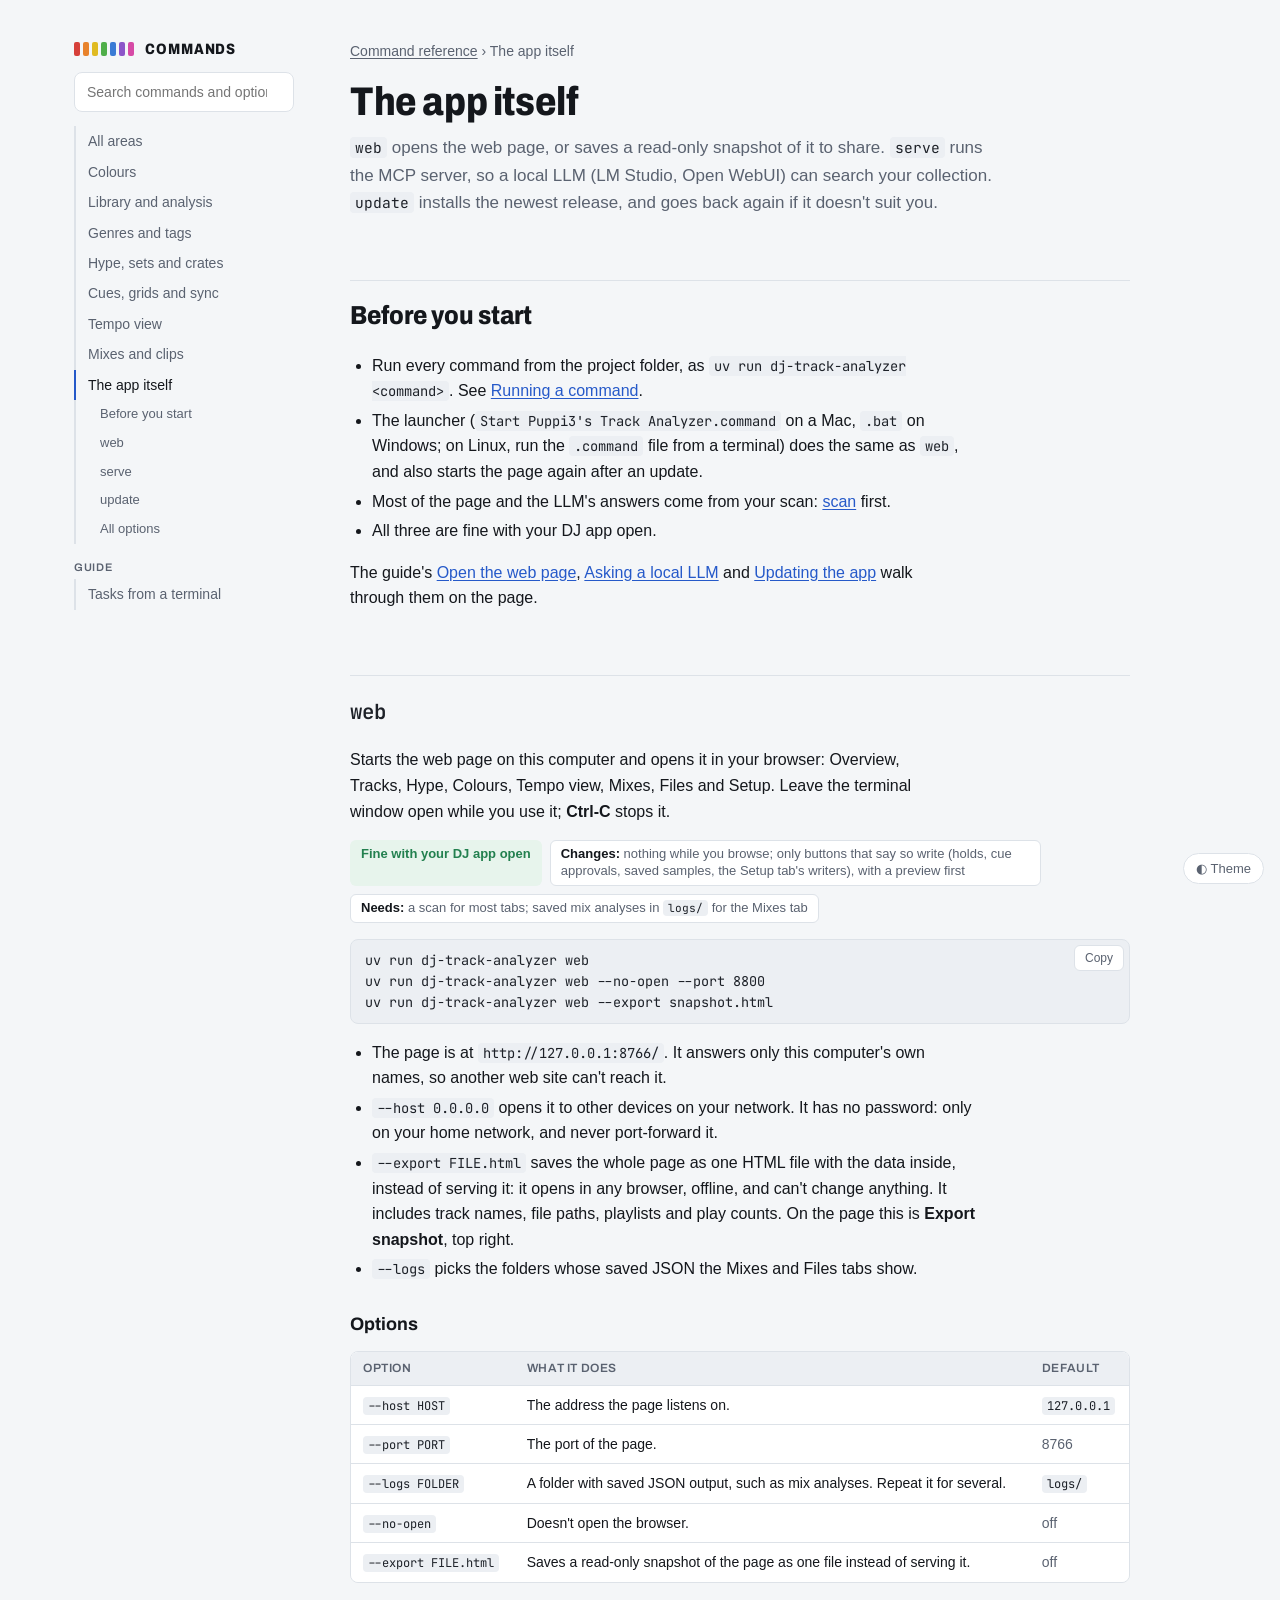
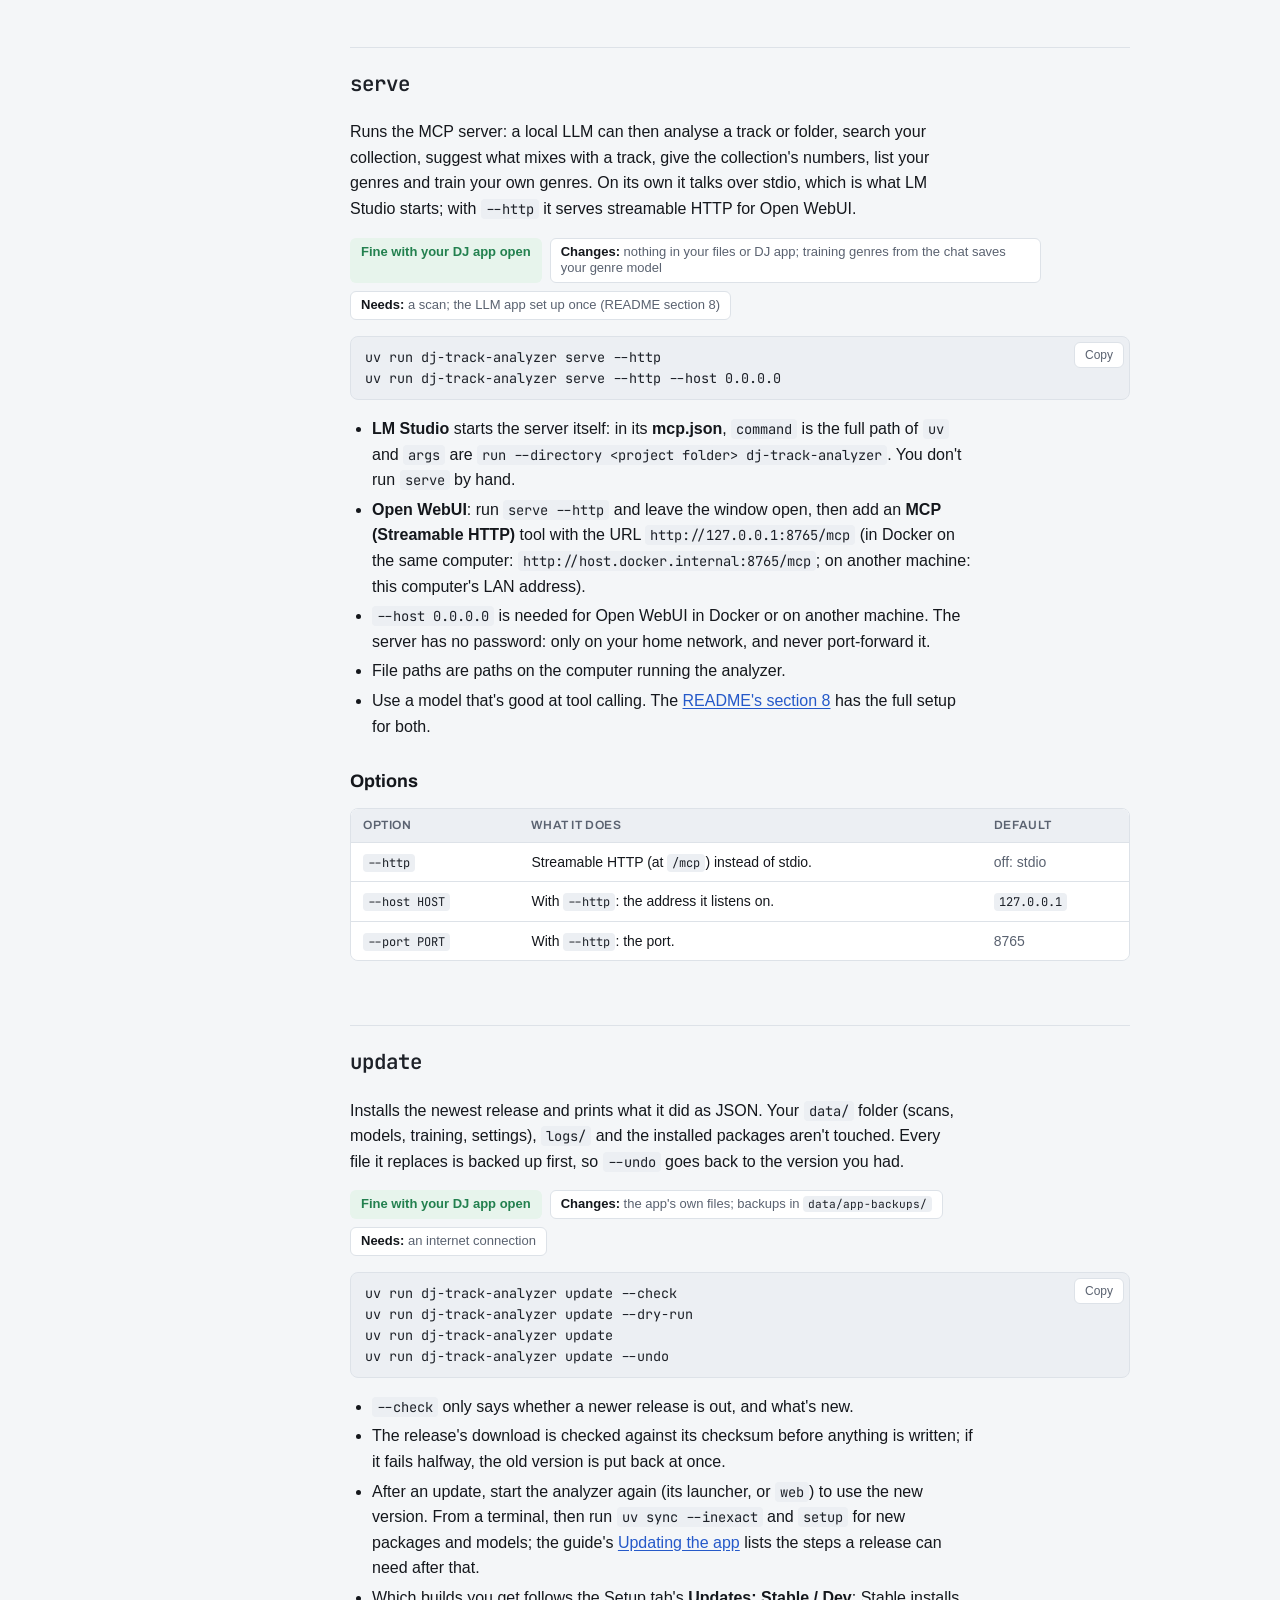
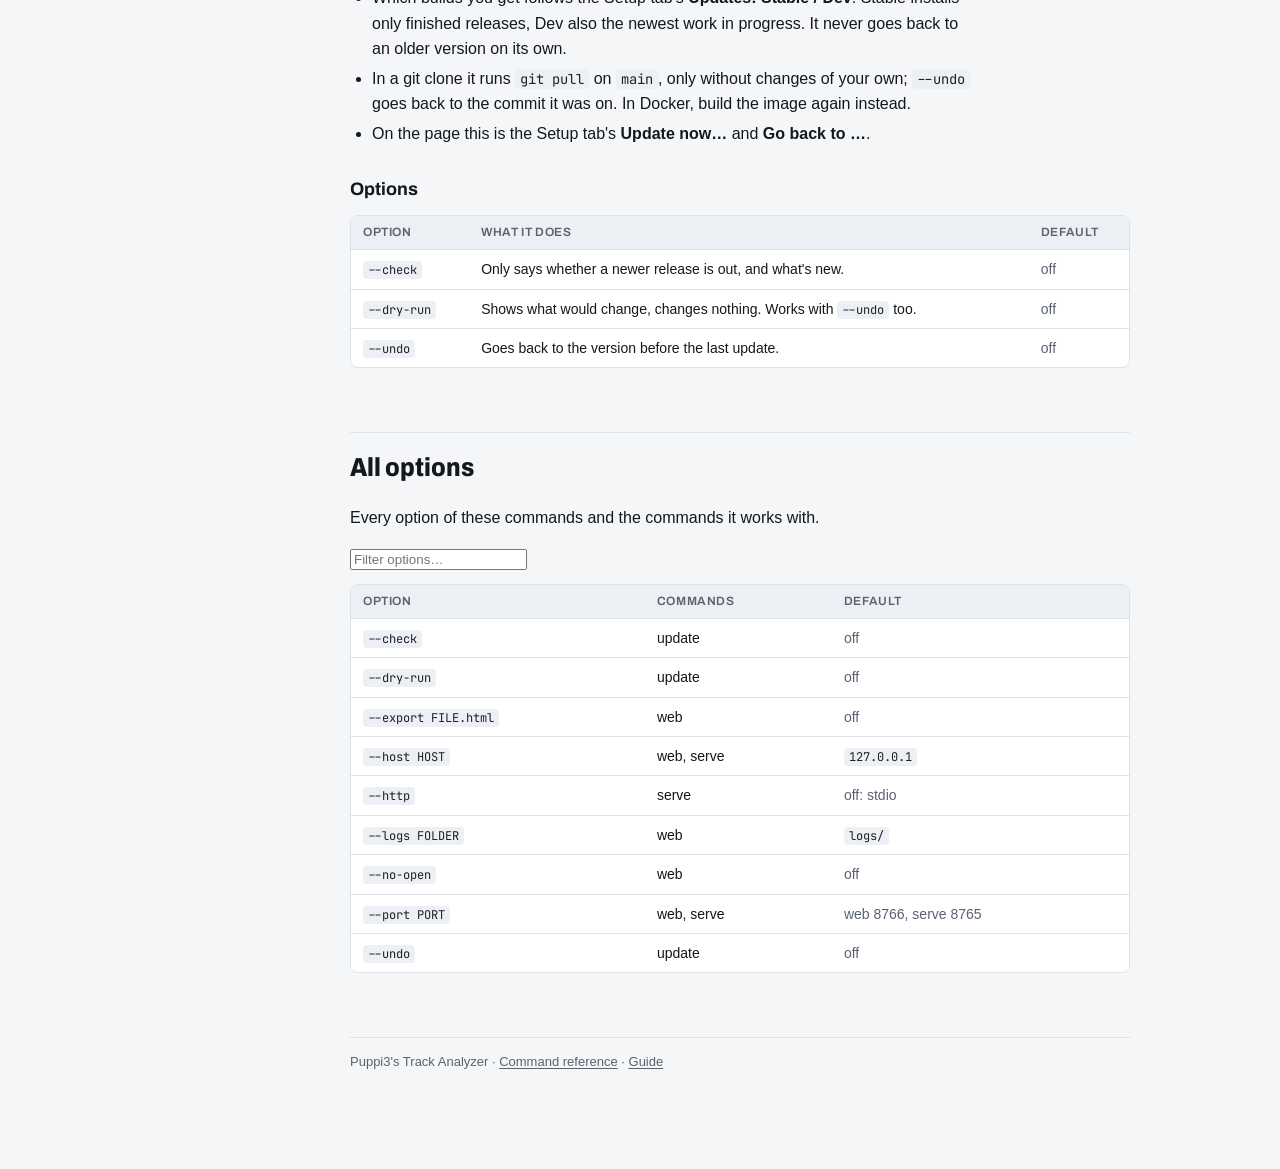
<file: track-analyzer/docs/commands/app.html>
<!doctype html>
<html lang="en">
<head>
<meta charset="utf-8">
<meta name="viewport" content="width=device-width, initial-scale=1">
<title>The app itself · Command reference · Puppi3's Track Analyzer</title>
<link rel="preconnect" href="https://fonts.googleapis.com">
<link rel="preconnect" href="https://fonts.gstatic.com" crossorigin>
<link rel="stylesheet" href="https://fonts.googleapis.com/css2?family=Archivo:wdth,wght@75..100,500..800&family=JetBrains+Mono:wght@400;600&display=swap">
<link rel="stylesheet" href="ref.css">
</head>
<body>
<div class="layout">
<nav class="toc" aria-label="Command reference">
  <div class="brand"><i style="background:var(--red)"></i><i style="background:var(--orange)"></i><i style="background:var(--yellow)"></i><i style="background:var(--green)"></i><i style="background:var(--blue)"></i><i style="background:var(--violet)"></i><i style="background:var(--magenta)"></i><a href="index.html">Commands</a></div>
  <a href="index.html">All areas</a>
  <a href="colours.html">Colours</a>
  <a href="library.html">Library and analysis</a>
  <a href="genres.html">Genres and tags</a>
  <a href="hype-sets.html">Hype, sets and crates</a>
  <a href="cues-grids-sync.html">Cues, grids and sync</a>
  <a href="tempo.html">Tempo view</a>
  <a href="mixes.html">Mixes and clips</a>
  <a href="app.html" aria-current="page">The app itself</a>
  <a class="sub" href="#before">Before you start</a>
  <a class="sub" href="#web">web</a>
  <a class="sub" href="#serve">serve</a>
  <a class="sub" href="#update">update</a>
  <a class="sub" href="#all-options">All options</a>
  <div class="group">Guide</div>
  <a href="../GUIDE.html#cli">Tasks from a terminal</a>
</nav>

<main>
<div class="crumbs"><a href="index.html">Command reference</a> › The app itself</div>
<h1>The app itself</h1>
<p class="lede"><code>web</code> opens the web page, or saves a read-only snapshot of it to share. <code>serve</code> runs the MCP server, so a local LLM (LM Studio, Open WebUI) can search your collection. <code>update</code> installs the newest release, and goes back again if it doesn't suit you.</p>

<h2 id="before">Before you start</h2>
<ul>
  <li>Run every command from the project folder, as <code>uv run dj-track-analyzer &lt;command&gt;</code>. See <a href="index.html#running">Running a command</a>.</li>
  <li>The launcher (<code>Start Puppi3's Track Analyzer.command</code> on a Mac, <code>.bat</code> on Windows; on Linux, run the <code>.command</code> file from a terminal) does the same as <code>web</code>, and also starts the page again after an update.</li>
  <li>Most of the page and the LLM's answers come from your scan: <a href="library.html#scan">scan</a> first.</li>
  <li>All three are fine with your DJ app open.</li>
</ul>
<p>The guide's <a href="../GUIDE.html#start">Open the web page</a>, <a href="../GUIDE.html#llm">Asking a local LLM</a> and <a href="../GUIDE.html#update">Updating the app</a> walk through them on the page.</p>

<h2 id="web"><code>web</code></h2>
<p>Starts the web page on this computer and opens it in your browser: Overview, Tracks, Hype, Colours, Tempo view, Mixes, Files and Setup. Leave the terminal window open while you use it; <b>Ctrl-C</b> stops it.</p>
<ul class="facts">
  <li class="ok"><b>Fine with your DJ app open</b></li>
  <li><b>Changes:</b> nothing while you browse; only buttons that say so write (holds, cue approvals, saved samples, the Setup tab's writers), with a preview first</li>
  <li><b>Needs:</b> a scan for most tabs; saved mix analyses in <code>logs/</code> for the Mixes tab</li>
</ul>
<div class="cmd"><pre>uv run dj-track-analyzer web
uv run dj-track-analyzer web --no-open --port 8800
uv run dj-track-analyzer web --export snapshot.html</pre></div>
<ul>
  <li>The page is at <code>http://127.0.0.1:8766/</code>. It answers only this computer's own names, so another web site can't reach it.</li>
  <li><code>--host 0.0.0.0</code> opens it to other devices on your network. It has no password: only on your home network, and never port-forward it.</li>
  <li><code>--export FILE.html</code> saves the whole page as one HTML file with the data inside, instead of serving it: it opens in any browser, offline, and can't change anything. It includes track names, file paths, playlists and play counts. On the page this is <b>Export snapshot</b>, top right.</li>
  <li><code>--logs</code> picks the folders whose saved JSON the Mixes and Files tabs show.</li>
</ul>
<h3>Options</h3>
<div class="table-wrap"><table>
<thead><tr><th>Option</th><th>What it does</th><th>Default</th></tr></thead>
<tbody>
<tr><td><code>--host HOST</code></td><td>The address the page listens on.</td><td class="def"><code>127.0.0.1</code></td></tr>
<tr><td><code>--port PORT</code></td><td>The port of the page.</td><td class="def">8766</td></tr>
<tr><td><code>--logs FOLDER</code></td><td>A folder with saved JSON output, such as mix analyses. Repeat it for several.</td><td class="def"><code>logs/</code></td></tr>
<tr><td><code>--no-open</code></td><td>Doesn't open the browser.</td><td class="def">off</td></tr>
<tr><td><code>--export FILE.html</code></td><td>Saves a read-only snapshot of the page as one file instead of serving it.</td><td class="def">off</td></tr>
</tbody></table></div>

<h2 id="serve"><code>serve</code></h2>
<p>Runs the MCP server: a local LLM can then analyse a track or folder, search your collection, suggest what mixes with a track, give the collection's numbers, list your genres and train your own genres. On its own it talks over stdio, which is what LM Studio starts; with <code>--http</code> it serves streamable HTTP for Open WebUI.</p>
<ul class="facts">
  <li class="ok"><b>Fine with your DJ app open</b></li>
  <li><b>Changes:</b> nothing in your files or DJ app; training genres from the chat saves your genre model</li>
  <li><b>Needs:</b> a scan; the LLM app set up once (README section 8)</li>
</ul>
<div class="cmd"><pre>uv run dj-track-analyzer serve --http
uv run dj-track-analyzer serve --http --host 0.0.0.0</pre></div>
<ul>
  <li><b>LM Studio</b> starts the server itself: in its <b>mcp.json</b>, <code>command</code> is the full path of <code>uv</code> and <code>args</code> are <code>run --directory &lt;project folder&gt; dj-track-analyzer</code>. You don't run <code>serve</code> by hand.</li>
  <li><b>Open WebUI</b>: run <code>serve --http</code> and leave the window open, then add an <b>MCP (Streamable HTTP)</b> tool with the URL <code>http://127.0.0.1:8765/mcp</code> (in Docker on the same computer: <code>http://host.docker.internal:8765/mcp</code>; on another machine: this computer's LAN address).</li>
  <li><code>--host 0.0.0.0</code> is needed for Open WebUI in Docker or on another machine. The server has no password: only on your home network, and never port-forward it.</li>
  <li>File paths are paths on the computer running the analyzer.</li>
  <li>Use a model that's good at tool calling. The <a href="https://github.com/puppi3-music/puppi3s-dj-tools/blob/main/track-analyzer/README.md#8-ask-a-local-llm-lm-studio-open-webui">README's section 8</a> has the full setup for both.</li>
</ul>
<h3>Options</h3>
<div class="table-wrap"><table>
<thead><tr><th>Option</th><th>What it does</th><th>Default</th></tr></thead>
<tbody>
<tr><td><code>--http</code></td><td>Streamable HTTP (at <code>/mcp</code>) instead of stdio.</td><td class="def">off: stdio</td></tr>
<tr><td><code>--host HOST</code></td><td>With <code>--http</code>: the address it listens on.</td><td class="def"><code>127.0.0.1</code></td></tr>
<tr><td><code>--port PORT</code></td><td>With <code>--http</code>: the port.</td><td class="def">8765</td></tr>
</tbody></table></div>

<h2 id="update"><code>update</code></h2>
<p>Installs the newest release and prints what it did as JSON. Your <code>data/</code> folder (scans, models, training, settings), <code>logs/</code> and the installed packages aren't touched. Every file it replaces is backed up first, so <code>--undo</code> goes back to the version you had.</p>
<ul class="facts">
  <li class="ok"><b>Fine with your DJ app open</b></li>
  <li><b>Changes:</b> the app's own files; backups in <code>data/app-backups/</code></li>
  <li><b>Needs:</b> an internet connection</li>
</ul>
<div class="cmd"><pre>uv run dj-track-analyzer update --check
uv run dj-track-analyzer update --dry-run
uv run dj-track-analyzer update
uv run dj-track-analyzer update --undo</pre></div>
<ul>
  <li><code>--check</code> only says whether a newer release is out, and what's new.</li>
  <li>The release's download is checked against its checksum before anything is written; if it fails halfway, the old version is put back at once.</li>
  <li>After an update, start the analyzer again (its launcher, or <code>web</code>) to use the new version. From a terminal, then run <code>uv sync --inexact</code> and <code>setup</code> for new packages and models; the guide's <a href="../GUIDE.html#cli-update">Updating the app</a> lists the steps a release can need after that.</li>
  <li>Which builds you get follows the Setup tab's <b>Updates: Stable / Dev</b>: Stable installs only finished releases, Dev also the newest work in progress. It never goes back to an older version on its own.</li>
  <li>In a git clone it runs <code>git pull</code> on <code>main</code>, only without changes of your own; <code>--undo</code> goes back to the commit it was on. In Docker, build the image again instead.</li>
  <li>On the page this is the Setup tab's <b>Update now…</b> and <b>Go back to …</b>.</li>
</ul>
<h3>Options</h3>
<div class="table-wrap"><table>
<thead><tr><th>Option</th><th>What it does</th><th>Default</th></tr></thead>
<tbody>
<tr><td><code>--check</code></td><td>Only says whether a newer release is out, and what's new.</td><td class="def">off</td></tr>
<tr><td><code>--dry-run</code></td><td>Shows what would change, changes nothing. Works with <code>--undo</code> too.</td><td class="def">off</td></tr>
<tr><td><code>--undo</code></td><td>Goes back to the version before the last update.</td><td class="def">off</td></tr>
</tbody></table></div>

<h2 id="all-options">All options</h2>
<p>Every option of these commands and the commands it works with.</p>
<input class="filter" data-table="opt-table" type="search" placeholder="Filter options…" aria-label="Filter options">
<div class="table-wrap"><table id="opt-table">
<thead><tr><th>Option</th><th>Commands</th><th>Default</th></tr></thead>
<tbody>
<tr><td><code>--check</code></td><td>update</td><td class="def">off</td></tr>
<tr><td><code>--dry-run</code></td><td>update</td><td class="def">off</td></tr>
<tr><td><code>--export FILE.html</code></td><td>web</td><td class="def">off</td></tr>
<tr><td><code>--host HOST</code></td><td>web, serve</td><td class="def"><code>127.0.0.1</code></td></tr>
<tr><td><code>--http</code></td><td>serve</td><td class="def">off: stdio</td></tr>
<tr><td><code>--logs FOLDER</code></td><td>web</td><td class="def"><code>logs/</code></td></tr>
<tr><td><code>--no-open</code></td><td>web</td><td class="def">off</td></tr>
<tr><td><code>--port PORT</code></td><td>web, serve</td><td class="def">web 8766, serve 8765</td></tr>
<tr><td><code>--undo</code></td><td>update</td><td class="def">off</td></tr>
</tbody></table></div>

<footer class="legal">Puppi3's Track Analyzer · <a href="index.html">Command reference</a> · <a href="../GUIDE.html">Guide</a></footer>
</main>
</div>
<button class="theme" id="theme" type="button" aria-label="Switch light or dark">◐ Theme</button>
<script src="ref.js"></script>
</body>
</html>
</file>
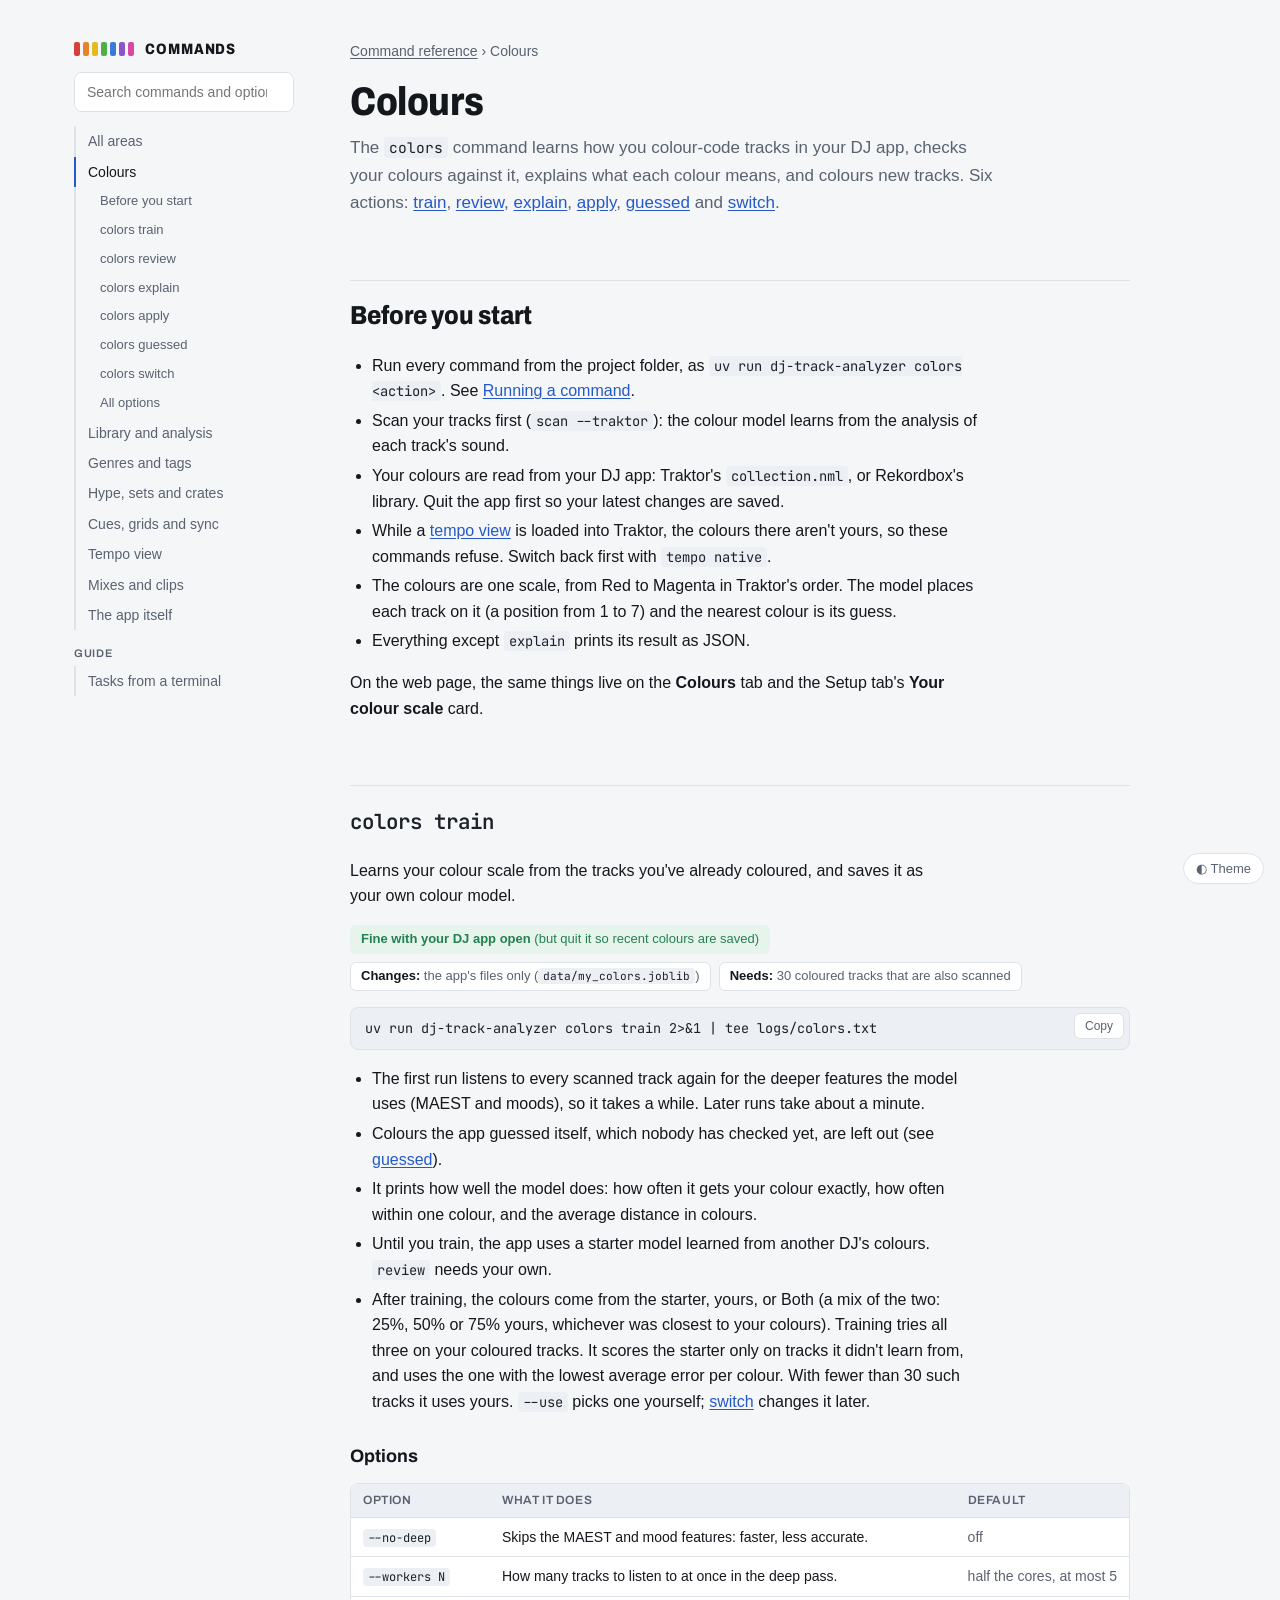
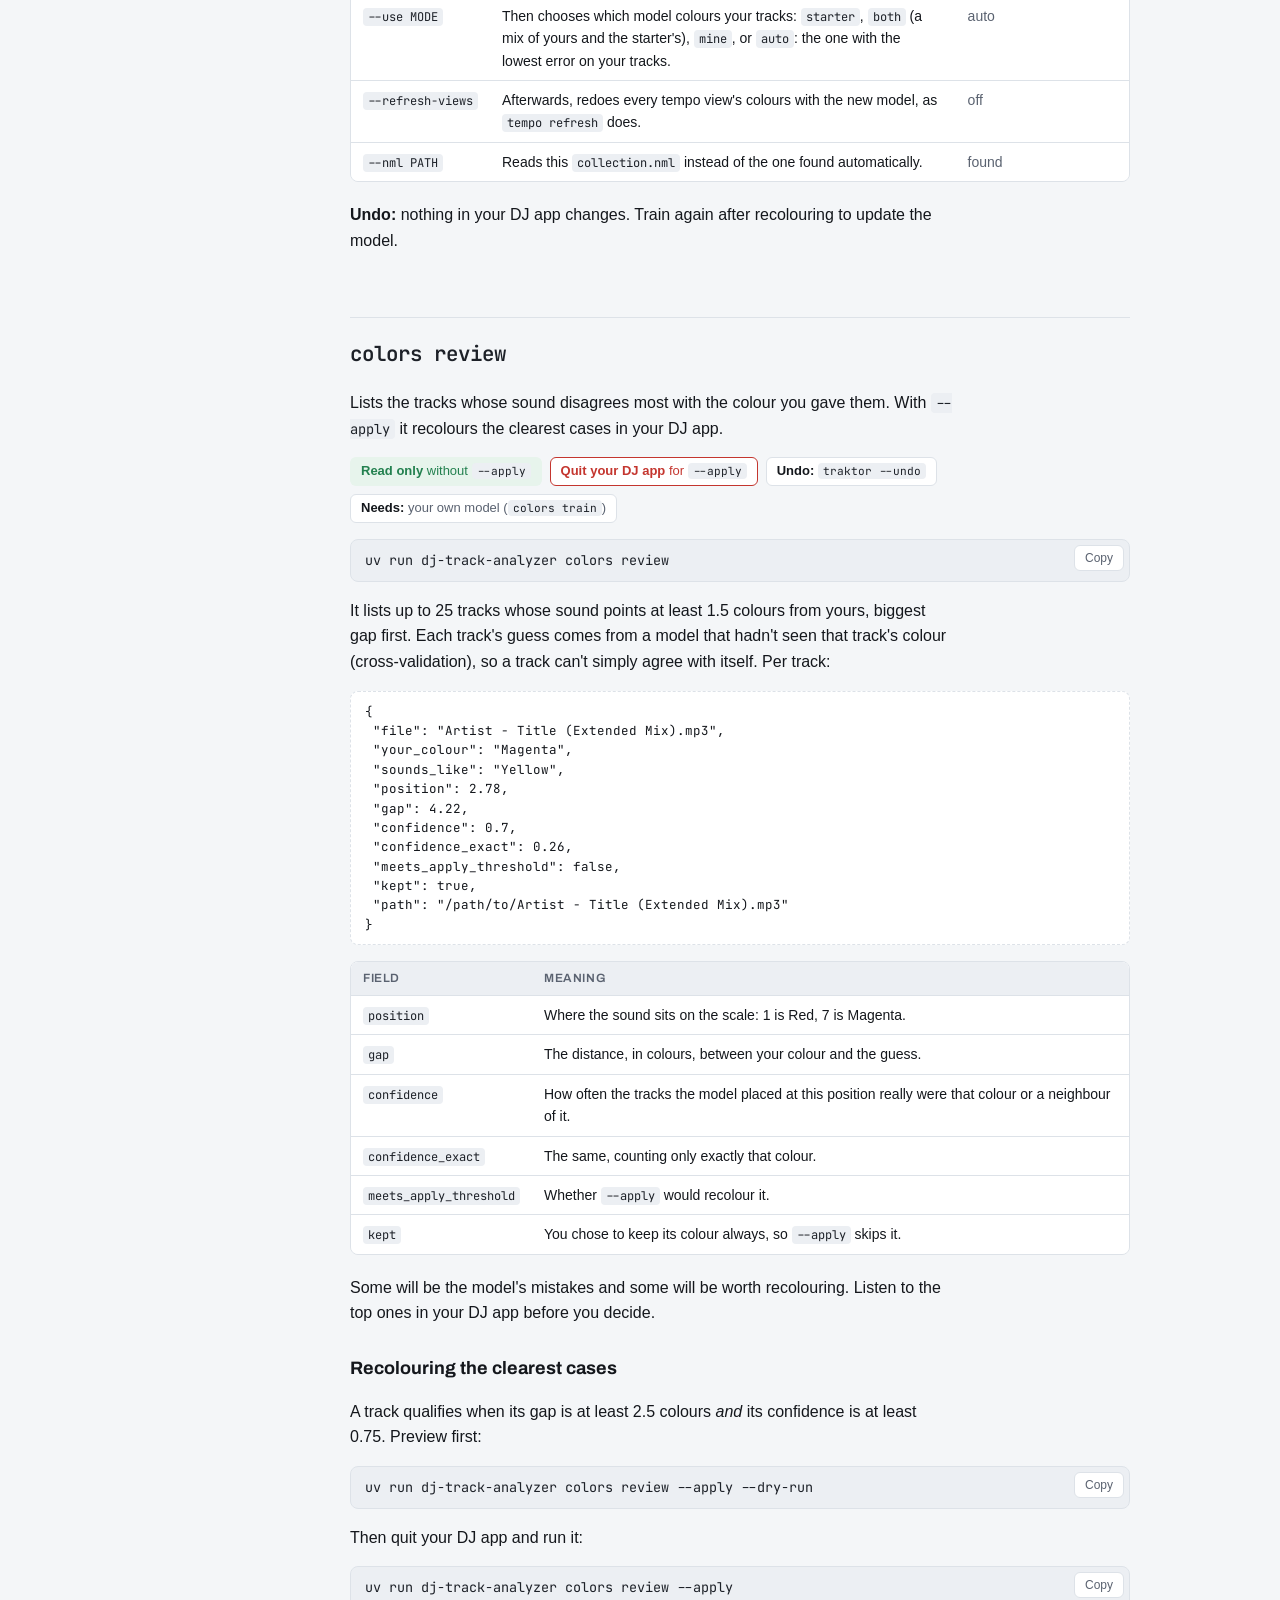
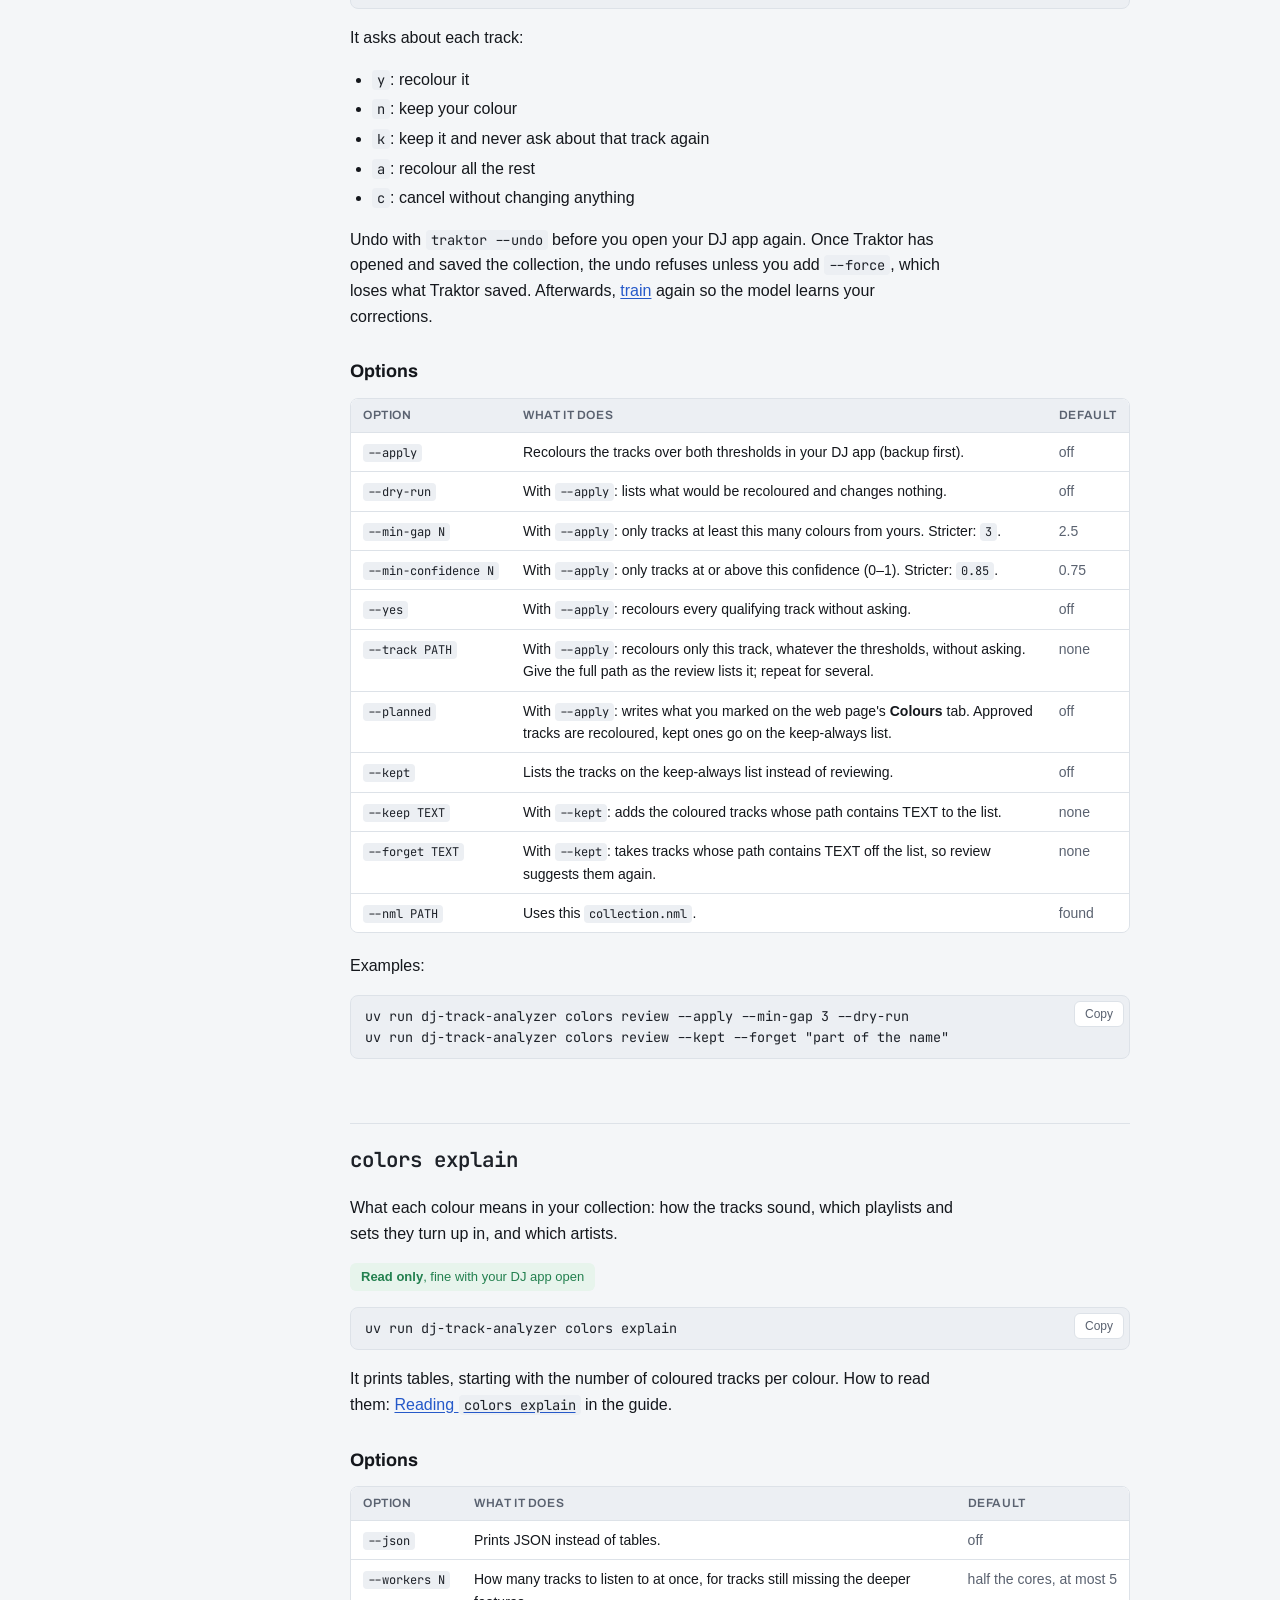
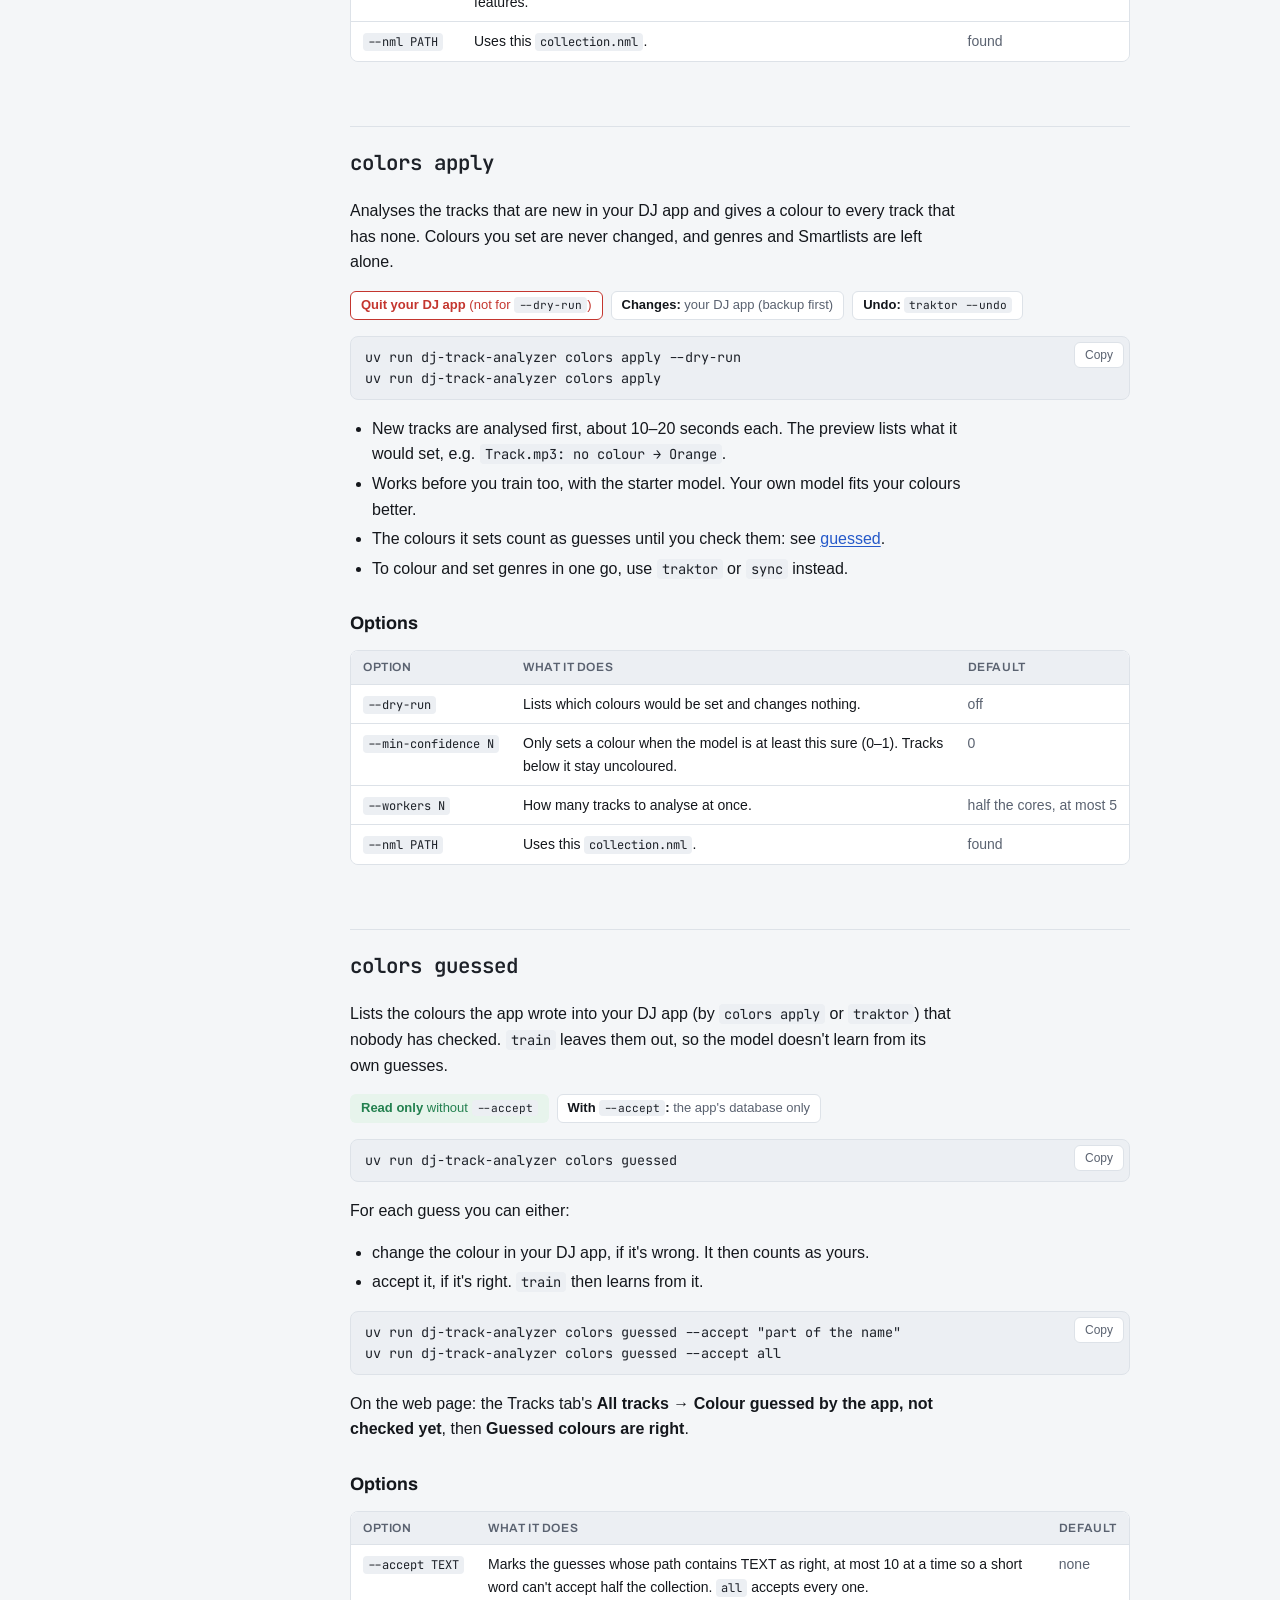
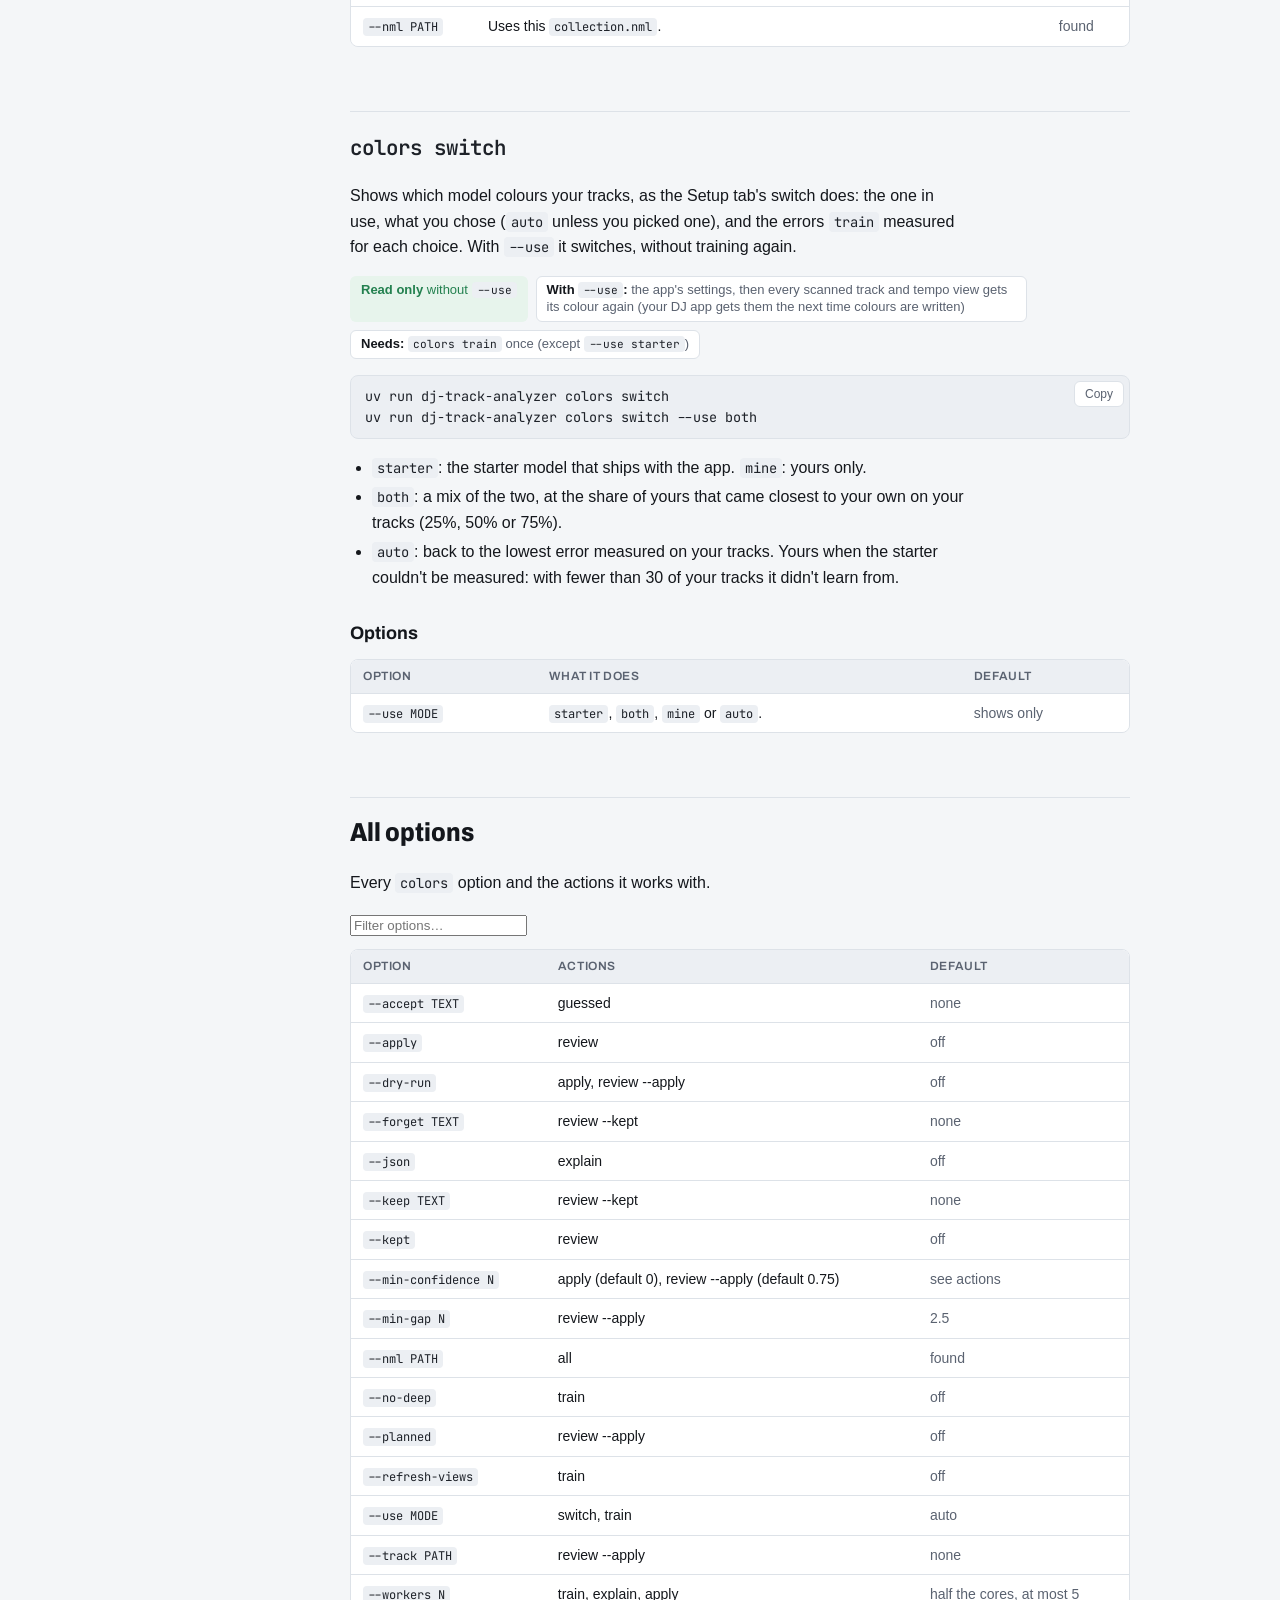
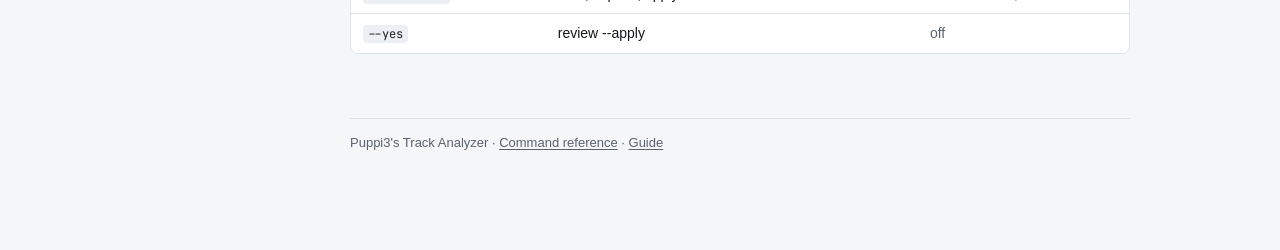
<file: track-analyzer/docs/commands/colours.html>
<!doctype html>
<html lang="en">
<head>
<meta charset="utf-8">
<meta name="viewport" content="width=device-width, initial-scale=1">
<title>Colours · Command reference · Puppi3's Track Analyzer</title>
<link rel="preconnect" href="https://fonts.googleapis.com">
<link rel="preconnect" href="https://fonts.gstatic.com" crossorigin>
<link rel="stylesheet" href="https://fonts.googleapis.com/css2?family=Archivo:wdth,wght@75..100,500..800&family=JetBrains+Mono:wght@400;600&display=swap">
<link rel="stylesheet" href="ref.css">
</head>
<body>
<div class="layout">
<nav class="toc" aria-label="Command reference">
  <div class="brand"><i style="background:var(--red)"></i><i style="background:var(--orange)"></i><i style="background:var(--yellow)"></i><i style="background:var(--green)"></i><i style="background:var(--blue)"></i><i style="background:var(--violet)"></i><i style="background:var(--magenta)"></i><a href="index.html">Commands</a></div>
  <a href="index.html">All areas</a>
  <a href="colours.html" aria-current="page">Colours</a>
  <a class="sub" href="#before">Before you start</a>
  <a class="sub" href="#colors-train">colors train</a>
  <a class="sub" href="#colors-review">colors review</a>
  <a class="sub" href="#colors-explain">colors explain</a>
  <a class="sub" href="#colors-apply">colors apply</a>
  <a class="sub" href="#colors-guessed">colors guessed</a>
  <a class="sub" href="#colors-switch">colors switch</a>
  <a class="sub" href="#all-options">All options</a>
  <a href="library.html">Library and analysis</a>
  <a href="genres.html">Genres and tags</a>
  <a href="hype-sets.html">Hype, sets and crates</a>
  <a href="cues-grids-sync.html">Cues, grids and sync</a>
  <a href="tempo.html">Tempo view</a>
  <a href="mixes.html">Mixes and clips</a>
  <a href="app.html">The app itself</a>
  <div class="group">Guide</div>
  <a href="../GUIDE.html#cli">Tasks from a terminal</a>
</nav>

<main>
<div class="crumbs"><a href="index.html">Command reference</a> › Colours</div>
<h1>Colours</h1>
<p class="lede">The <code>colors</code> command learns how you colour-code tracks in your DJ app, checks your colours against it, explains what each colour means, and colours new tracks. Six actions: <a href="#colors-train">train</a>, <a href="#colors-review">review</a>, <a href="#colors-explain">explain</a>, <a href="#colors-apply">apply</a>, <a href="#colors-guessed">guessed</a> and <a href="#colors-switch">switch</a>.</p>

<h2 id="before">Before you start</h2>
<ul>
  <li>Run every command from the project folder, as <code>uv run dj-track-analyzer colors &lt;action&gt;</code>. See <a href="index.html#running">Running a command</a>.</li>
  <li>Scan your tracks first (<code>scan --traktor</code>): the colour model learns from the analysis of each track's sound.</li>
  <li>Your colours are read from your DJ app: Traktor's <code>collection.nml</code>, or Rekordbox's library. Quit the app first so your latest changes are saved.</li>
  <li>While a <a href="tempo.html">tempo view</a> is loaded into Traktor, the colours there aren't yours, so these commands refuse. Switch back first with <code>tempo native</code>.</li>
  <li>The colours are one scale, from Red to Magenta in Traktor's order. The model places each track on it (a position from 1 to 7) and the nearest colour is its guess.</li>
  <li>Everything except <code>explain</code> prints its result as JSON.</li>
</ul>
<p>On the web page, the same things live on the <b>Colours</b> tab and the Setup tab's <b>Your colour scale</b> card.</p>

<h2 id="colors-train"><code>colors train</code></h2>
<p>Learns your colour scale from the tracks you've already coloured, and saves it as your own colour model.</p>
<ul class="facts">
  <li class="ok"><b>Fine with your DJ app open</b> (but quit it so recent colours are saved)</li>
  <li><b>Changes:</b> the app's files only (<code>data/my_colors.joblib</code>)</li>
  <li><b>Needs:</b> 30 coloured tracks that are also scanned</li>
</ul>
<div class="cmd"><pre>uv run dj-track-analyzer colors train 2&gt;&amp;1 | tee logs/colors.txt</pre></div>
<ul>
  <li>The first run listens to every scanned track again for the deeper features the model uses (MAEST and moods), so it takes a while. Later runs take about a minute.</li>
  <li>Colours the app guessed itself, which nobody has checked yet, are left out (see <a href="#colors-guessed">guessed</a>).</li>
  <li>It prints how well the model does: how often it gets your colour exactly, how often within one colour, and the average distance in colours.</li>
  <li>Until you train, the app uses a starter model learned from another DJ's colours. <code>review</code> needs your own.</li>
  <li>After training, the colours come from the starter, yours, or Both (a mix of the two: 25%, 50% or 75% yours,
    whichever was closest to your colours). Training tries all three on your coloured tracks. It scores the
    starter only on tracks it didn't learn from, and uses the one with the lowest average error per colour. With fewer
    than 30 such tracks it uses yours. <code>--use</code> picks one yourself; <a href="#colors-switch">switch</a> changes it later.</li>
</ul>
<h3>Options</h3>
<div class="table-wrap"><table>
<thead><tr><th>Option</th><th>What it does</th><th>Default</th></tr></thead>
<tbody>
<tr><td><code>--no-deep</code></td><td>Skips the MAEST and mood features: faster, less accurate.</td><td class="def">off</td></tr>
<tr><td><code>--workers N</code></td><td>How many tracks to listen to at once in the deep pass.</td><td class="def">half the cores, at most 5</td></tr>
<tr><td><code>--use MODE</code></td><td>Then chooses which model colours your tracks: <code>starter</code>, <code>both</code> (a mix of yours and the starter's), <code>mine</code>, or <code>auto</code>: the one with the lowest error on your tracks.</td><td class="def">auto</td></tr>
<tr><td><code>--refresh-views</code></td><td>Afterwards, redoes every tempo view's colours with the new model, as <code>tempo refresh</code> does.</td><td class="def">off</td></tr>
<tr><td><code>--nml PATH</code></td><td>Reads this <code>collection.nml</code> instead of the one found automatically.</td><td class="def">found</td></tr>
</tbody></table></div>
<p><b>Undo:</b> nothing in your DJ app changes. Train again after recolouring to update the model.</p>

<h2 id="colors-review"><code>colors review</code></h2>
<p>Lists the tracks whose sound disagrees most with the colour you gave them. With <code>--apply</code> it recolours the clearest cases in your DJ app.</p>
<ul class="facts">
  <li class="ok"><b>Read only</b> without <code>--apply</code></li>
  <li class="stop"><b>Quit your DJ app</b> for <code>--apply</code></li>
  <li><b>Undo:</b> <code>traktor --undo</code></li>
  <li><b>Needs:</b> your own model (<code>colors train</code>)</li>
</ul>
<div class="cmd"><pre>uv run dj-track-analyzer colors review</pre></div>
<p>It lists up to 25 tracks whose sound points at least 1.5 colours from yours, biggest gap first. Each track's guess comes from a model that hadn't seen that track's colour (cross-validation), so a track can't simply agree with itself. Per track:</p>
<pre class="out">{
 "file": "Artist - Title (Extended Mix).mp3",
 "your_colour": "Magenta",
 "sounds_like": "Yellow",
 "position": 2.78,
 "gap": 4.22,
 "confidence": 0.7,
 "confidence_exact": 0.26,
 "meets_apply_threshold": false,
 "kept": true,
 "path": "/path/to/Artist - Title (Extended Mix).mp3"
}</pre>
<div class="table-wrap"><table>
<thead><tr><th>Field</th><th>Meaning</th></tr></thead>
<tbody>
<tr><td><code>position</code></td><td>Where the sound sits on the scale: 1 is Red, 7 is Magenta.</td></tr>
<tr><td><code>gap</code></td><td>The distance, in colours, between your colour and the guess.</td></tr>
<tr><td><code>confidence</code></td><td>How often the tracks the model placed at this position really were that colour or a neighbour of it.</td></tr>
<tr><td><code>confidence_exact</code></td><td>The same, counting only exactly that colour.</td></tr>
<tr><td><code>meets_apply_threshold</code></td><td>Whether <code>--apply</code> would recolour it.</td></tr>
<tr><td><code>kept</code></td><td>You chose to keep its colour always, so <code>--apply</code> skips it.</td></tr>
</tbody></table></div>
<p>Some will be the model's mistakes and some will be worth recolouring. Listen to the top ones in your DJ app before you decide.</p>

<h3 id="review-apply">Recolouring the clearest cases</h3>
<p>A track qualifies when its gap is at least 2.5 colours <em>and</em> its confidence is at least 0.75. Preview first:</p>
<div class="cmd"><pre>uv run dj-track-analyzer colors review --apply --dry-run</pre></div>
<p>Then quit your DJ app and run it:</p>
<div class="cmd"><pre>uv run dj-track-analyzer colors review --apply</pre></div>
<p>It asks about each track:</p>
<ul>
  <li><code>y</code>: recolour it</li>
  <li><code>n</code>: keep your colour</li>
  <li><code>k</code>: keep it and never ask about that track again</li>
  <li><code>a</code>: recolour all the rest</li>
  <li><code>c</code>: cancel without changing anything</li>
</ul>
<p>Undo with <code>traktor --undo</code> before you open your DJ app again. Once Traktor has opened and saved the collection, the undo refuses unless you add <code>--force</code>, which loses what Traktor saved. Afterwards, <a href="#colors-train">train</a> again so the model learns your corrections.</p>

<h3>Options</h3>
<div class="table-wrap"><table>
<thead><tr><th>Option</th><th>What it does</th><th>Default</th></tr></thead>
<tbody>
<tr><td><code>--apply</code></td><td>Recolours the tracks over both thresholds in your DJ app (backup first).</td><td class="def">off</td></tr>
<tr><td><code>--dry-run</code></td><td>With <code>--apply</code>: lists what would be recoloured and changes nothing.</td><td class="def">off</td></tr>
<tr><td><code>--min-gap N</code></td><td>With <code>--apply</code>: only tracks at least this many colours from yours. Stricter: <code>3</code>.</td><td class="def">2.5</td></tr>
<tr><td><code>--min-confidence N</code></td><td>With <code>--apply</code>: only tracks at or above this confidence (0–1). Stricter: <code>0.85</code>.</td><td class="def">0.75</td></tr>
<tr><td><code>--yes</code></td><td>With <code>--apply</code>: recolours every qualifying track without asking.</td><td class="def">off</td></tr>
<tr><td><code>--track PATH</code></td><td>With <code>--apply</code>: recolours only this track, whatever the thresholds, without asking. Give the full path as the review lists it; repeat for several.</td><td class="def">none</td></tr>
<tr><td><code>--planned</code></td><td>With <code>--apply</code>: writes what you marked on the web page's <b>Colours</b> tab. Approved tracks are recoloured, kept ones go on the keep-always list.</td><td class="def">off</td></tr>
<tr><td><code>--kept</code></td><td>Lists the tracks on the keep-always list instead of reviewing.</td><td class="def">off</td></tr>
<tr><td><code>--keep TEXT</code></td><td>With <code>--kept</code>: adds the coloured tracks whose path contains TEXT to the list.</td><td class="def">none</td></tr>
<tr><td><code>--forget TEXT</code></td><td>With <code>--kept</code>: takes tracks whose path contains TEXT off the list, so review suggests them again.</td><td class="def">none</td></tr>
<tr><td><code>--nml PATH</code></td><td>Uses this <code>collection.nml</code>.</td><td class="def">found</td></tr>
</tbody></table></div>
<p>Examples:</p>
<div class="cmd"><pre>uv run dj-track-analyzer colors review --apply --min-gap 3 --dry-run
uv run dj-track-analyzer colors review --kept --forget "part of the name"</pre></div>

<h2 id="colors-explain"><code>colors explain</code></h2>
<p>What each colour means in your collection: how the tracks sound, which playlists and sets they turn up in, and which artists.</p>
<ul class="facts">
  <li class="ok"><b>Read only</b>, fine with your DJ app open</li>
</ul>
<div class="cmd"><pre>uv run dj-track-analyzer colors explain</pre></div>
<p>It prints tables, starting with the number of coloured tracks per colour. How to read them: <a href="../GUIDE.html#res-explain">Reading <code>colors explain</code></a> in the guide.</p>
<h3>Options</h3>
<div class="table-wrap"><table>
<thead><tr><th>Option</th><th>What it does</th><th>Default</th></tr></thead>
<tbody>
<tr><td><code>--json</code></td><td>Prints JSON instead of tables.</td><td class="def">off</td></tr>
<tr><td><code>--workers N</code></td><td>How many tracks to listen to at once, for tracks still missing the deeper features.</td><td class="def">half the cores, at most 5</td></tr>
<tr><td><code>--nml PATH</code></td><td>Uses this <code>collection.nml</code>.</td><td class="def">found</td></tr>
</tbody></table></div>

<h2 id="colors-apply"><code>colors apply</code></h2>
<p>Analyses the tracks that are new in your DJ app and gives a colour to every track that has none. Colours you set are never changed, and genres and Smartlists are left alone.</p>
<ul class="facts">
  <li class="stop"><b>Quit your DJ app</b> (not for <code>--dry-run</code>)</li>
  <li><b>Changes:</b> your DJ app (backup first)</li>
  <li><b>Undo:</b> <code>traktor --undo</code></li>
</ul>
<div class="cmd"><pre>uv run dj-track-analyzer colors apply --dry-run
uv run dj-track-analyzer colors apply</pre></div>
<ul>
  <li>New tracks are analysed first, about 10–20 seconds each. The preview lists what it would set, e.g. <code>Track.mp3: no colour → Orange</code>.</li>
  <li>Works before you train too, with the starter model. Your own model fits your colours better.</li>
  <li>The colours it sets count as guesses until you check them: see <a href="#colors-guessed">guessed</a>.</li>
  <li>To colour and set genres in one go, use <code>traktor</code> or <code>sync</code> instead.</li>
</ul>
<h3>Options</h3>
<div class="table-wrap"><table>
<thead><tr><th>Option</th><th>What it does</th><th>Default</th></tr></thead>
<tbody>
<tr><td><code>--dry-run</code></td><td>Lists which colours would be set and changes nothing.</td><td class="def">off</td></tr>
<tr><td><code>--min-confidence N</code></td><td>Only sets a colour when the model is at least this sure (0–1). Tracks below it stay uncoloured.</td><td class="def">0</td></tr>
<tr><td><code>--workers N</code></td><td>How many tracks to analyse at once.</td><td class="def">half the cores, at most 5</td></tr>
<tr><td><code>--nml PATH</code></td><td>Uses this <code>collection.nml</code>.</td><td class="def">found</td></tr>
</tbody></table></div>

<h2 id="colors-guessed"><code>colors guessed</code></h2>
<p>Lists the colours the app wrote into your DJ app (by <code>colors apply</code> or <code>traktor</code>) that nobody has checked. <code>train</code> leaves them out, so the model doesn't learn from its own guesses.</p>
<ul class="facts">
  <li class="ok"><b>Read only</b> without <code>--accept</code></li>
  <li><b>With <code>--accept</code>:</b> the app's database only</li>
</ul>
<div class="cmd"><pre>uv run dj-track-analyzer colors guessed</pre></div>
<p>For each guess you can either:</p>
<ul>
  <li>change the colour in your DJ app, if it's wrong. It then counts as yours.</li>
  <li>accept it, if it's right. <code>train</code> then learns from it.</li>
</ul>
<div class="cmd"><pre>uv run dj-track-analyzer colors guessed --accept "part of the name"
uv run dj-track-analyzer colors guessed --accept all</pre></div>
<p>On the web page: the Tracks tab's <b>All tracks → Colour guessed by the app, not checked yet</b>, then <b>Guessed colours are right</b>.</p>
<h3>Options</h3>
<div class="table-wrap"><table>
<thead><tr><th>Option</th><th>What it does</th><th>Default</th></tr></thead>
<tbody>
<tr><td><code>--accept TEXT</code></td><td>Marks the guesses whose path contains TEXT as right, at most 10 at a time so a short word can't accept half the collection. <code>all</code> accepts every one.</td><td class="def">none</td></tr>
<tr><td><code>--nml PATH</code></td><td>Uses this <code>collection.nml</code>.</td><td class="def">found</td></tr>
</tbody></table></div>

<h2 id="colors-switch"><code>colors switch</code></h2>
<p>Shows which model colours your tracks, as the Setup tab's switch does: the one in use, what you chose (<code>auto</code> unless you picked one), and the errors <code>train</code> measured for each choice. With <code>--use</code> it switches, without training again.</p>
<ul class="facts">
  <li class="ok"><b>Read only</b> without <code>--use</code></li>
  <li><b>With <code>--use</code>:</b> the app's settings, then every scanned track and tempo view gets its colour again (your DJ app gets them the next time colours are written)</li>
  <li><b>Needs:</b> <code>colors train</code> once (except <code>--use starter</code>)</li>
</ul>
<div class="cmd"><pre>uv run dj-track-analyzer colors switch
uv run dj-track-analyzer colors switch --use both</pre></div>
<ul>
  <li><code>starter</code>: the starter model that ships with the app. <code>mine</code>: yours only.</li>
  <li><code>both</code>: a mix of the two, at the share of yours that came closest to your own on your tracks (25%, 50% or 75%).</li>
  <li><code>auto</code>: back to the lowest error measured on your tracks. Yours when the starter couldn't be measured: with fewer than 30 of your tracks it didn't learn from.</li>
</ul>
<h3>Options</h3>
<div class="table-wrap"><table>
<thead><tr><th>Option</th><th>What it does</th><th>Default</th></tr></thead>
<tbody>
<tr><td><code>--use MODE</code></td><td><code>starter</code>, <code>both</code>, <code>mine</code> or <code>auto</code>.</td><td class="def">shows only</td></tr>
</tbody></table></div>

<h2 id="all-options">All options</h2>
<p>Every <code>colors</code> option and the actions it works with.</p>
<input class="filter" data-table="opt-table" type="search" placeholder="Filter options…" aria-label="Filter options">
<div class="table-wrap"><table id="opt-table">
<thead><tr><th>Option</th><th>Actions</th><th>Default</th></tr></thead>
<tbody>
<tr><td><code>--accept TEXT</code></td><td>guessed</td><td class="def">none</td></tr>
<tr><td><code>--apply</code></td><td>review</td><td class="def">off</td></tr>
<tr><td><code>--dry-run</code></td><td>apply, review --apply</td><td class="def">off</td></tr>
<tr><td><code>--forget TEXT</code></td><td>review --kept</td><td class="def">none</td></tr>
<tr><td><code>--json</code></td><td>explain</td><td class="def">off</td></tr>
<tr><td><code>--keep TEXT</code></td><td>review --kept</td><td class="def">none</td></tr>
<tr><td><code>--kept</code></td><td>review</td><td class="def">off</td></tr>
<tr><td><code>--min-confidence N</code></td><td>apply (default 0), review --apply (default 0.75)</td><td class="def">see actions</td></tr>
<tr><td><code>--min-gap N</code></td><td>review --apply</td><td class="def">2.5</td></tr>
<tr><td><code>--nml PATH</code></td><td>all</td><td class="def">found</td></tr>
<tr><td><code>--no-deep</code></td><td>train</td><td class="def">off</td></tr>
<tr><td><code>--planned</code></td><td>review --apply</td><td class="def">off</td></tr>
<tr><td><code>--refresh-views</code></td><td>train</td><td class="def">off</td></tr>
<tr><td><code>--use MODE</code></td><td>switch, train</td><td class="def">auto</td></tr>
<tr><td><code>--track PATH</code></td><td>review --apply</td><td class="def">none</td></tr>
<tr><td><code>--workers N</code></td><td>train, explain, apply</td><td class="def">half the cores, at most 5</td></tr>
<tr><td><code>--yes</code></td><td>review --apply</td><td class="def">off</td></tr>
</tbody></table></div>

<footer class="legal">Puppi3's Track Analyzer · <a href="index.html">Command reference</a> · <a href="../GUIDE.html">Guide</a></footer>
</main>
</div>
<button class="theme" id="theme" type="button" aria-label="Switch light or dark">◐ Theme</button>
<script src="ref.js"></script>
</body>
</html>
</file>
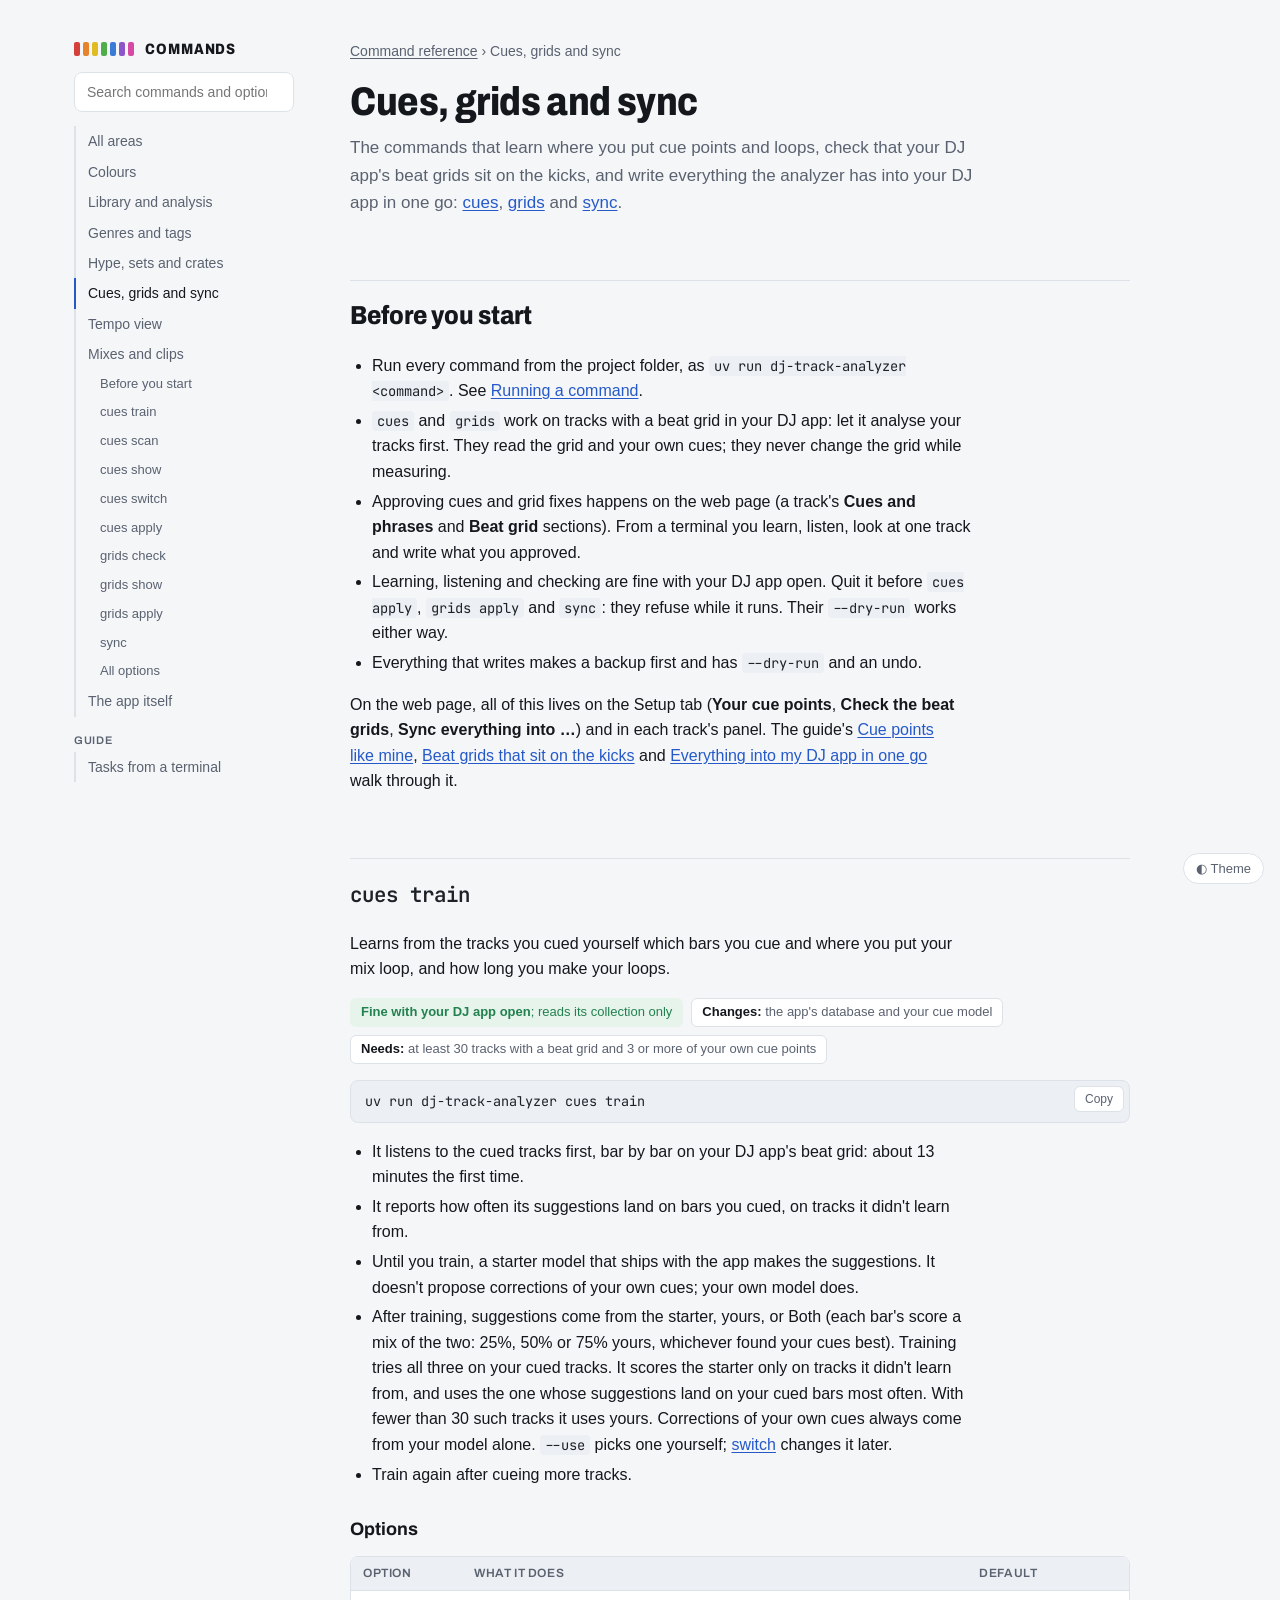
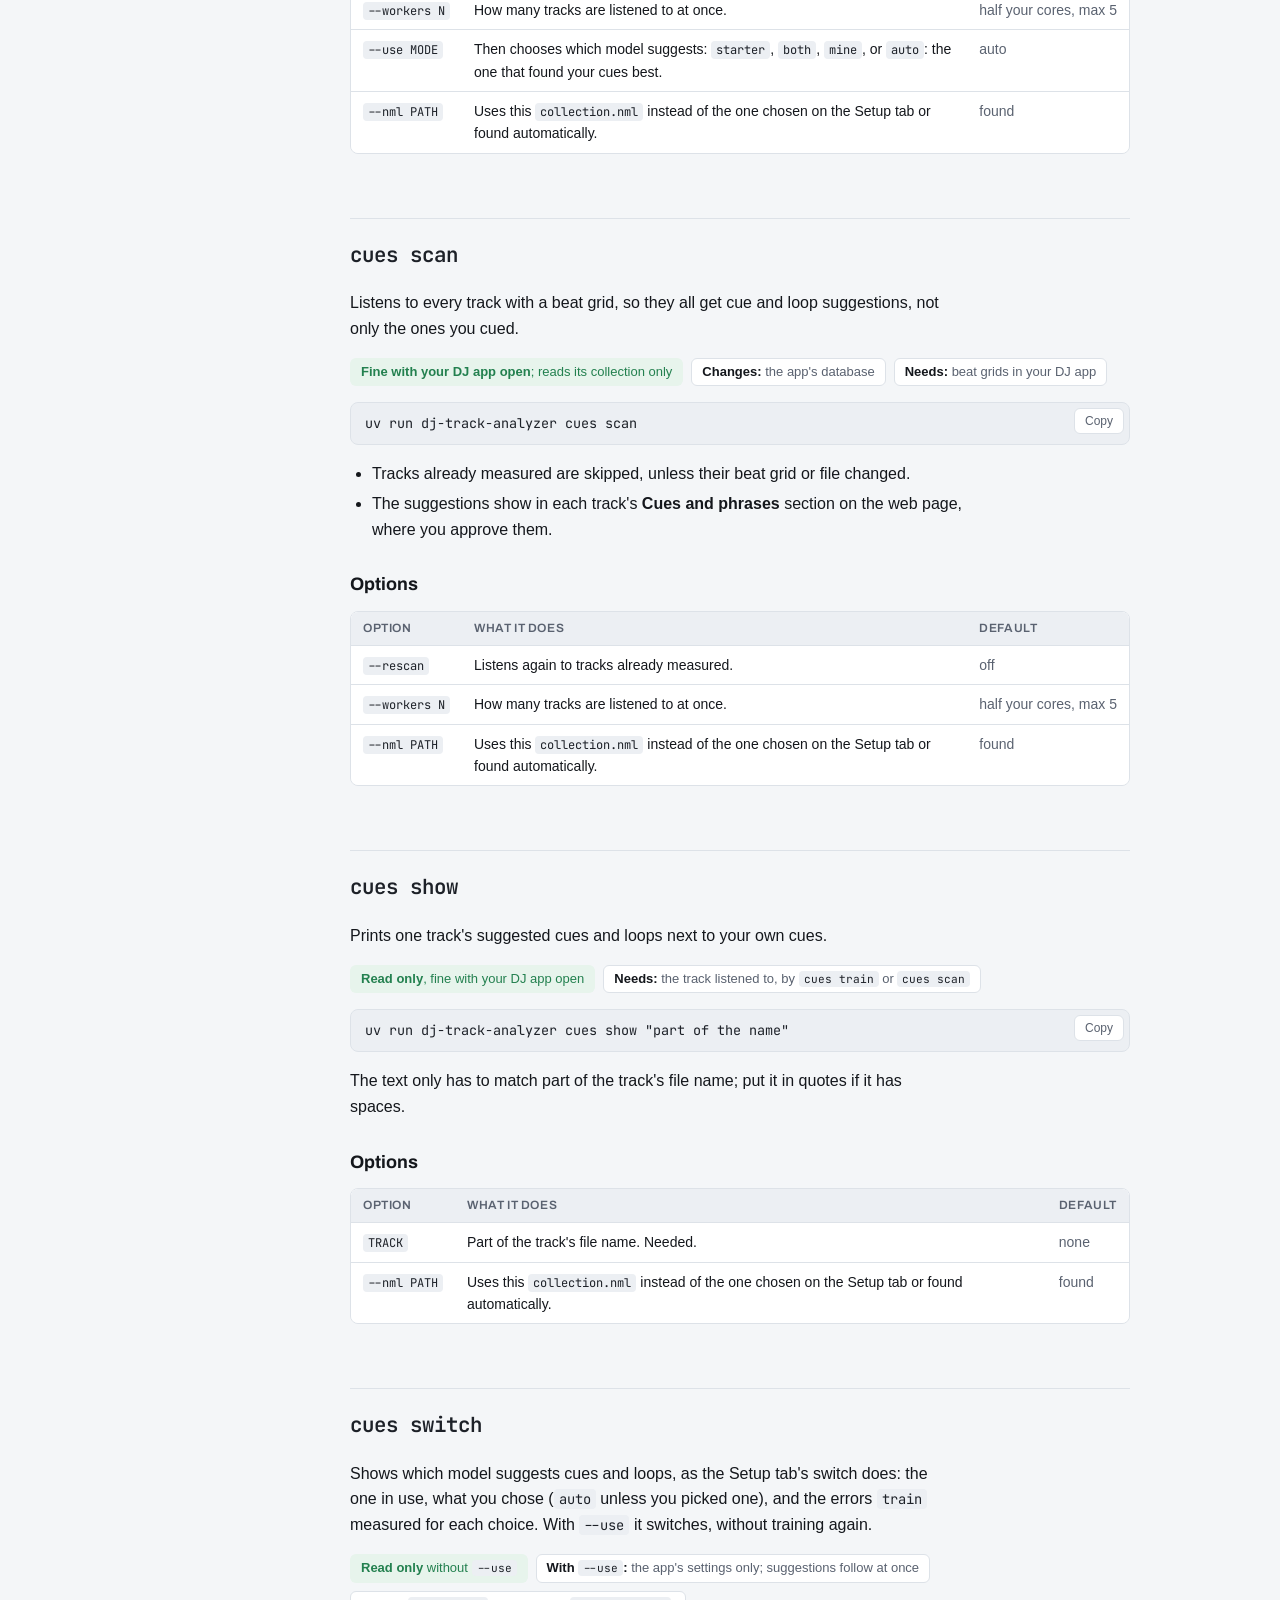
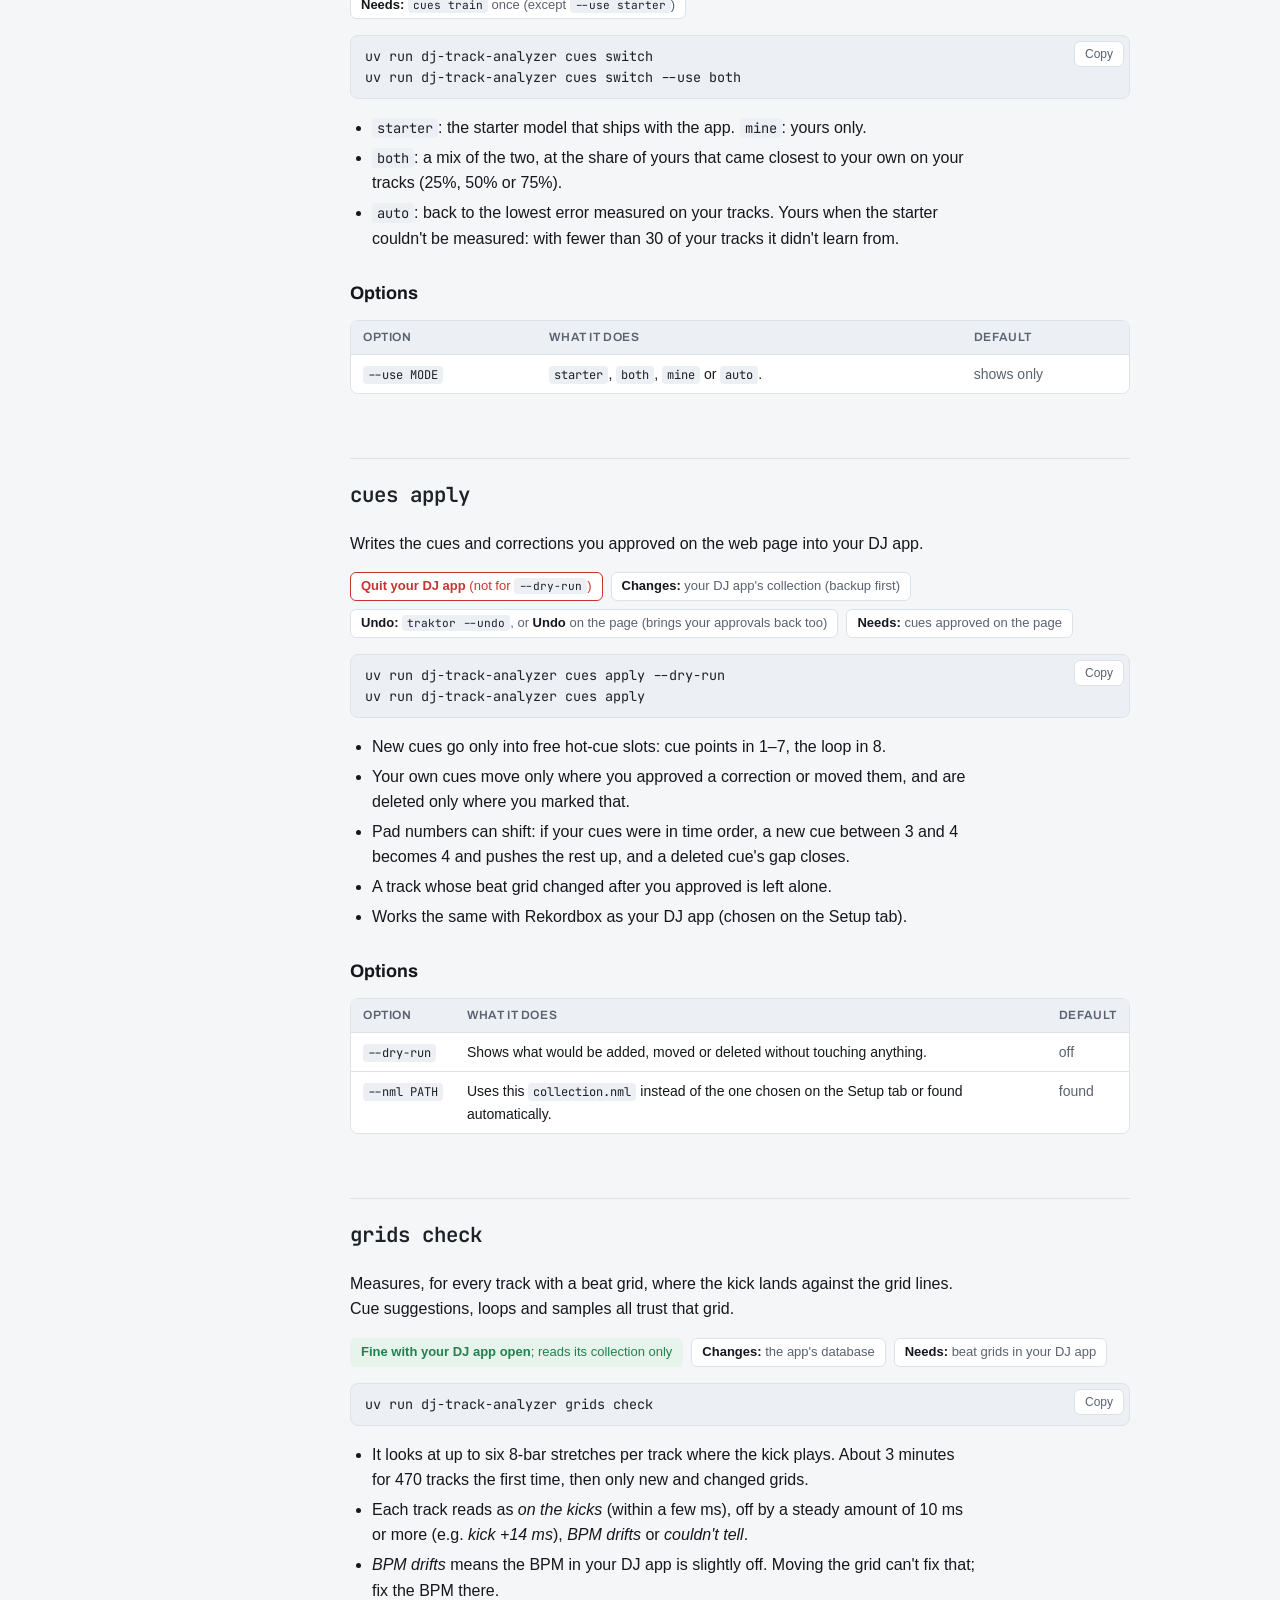
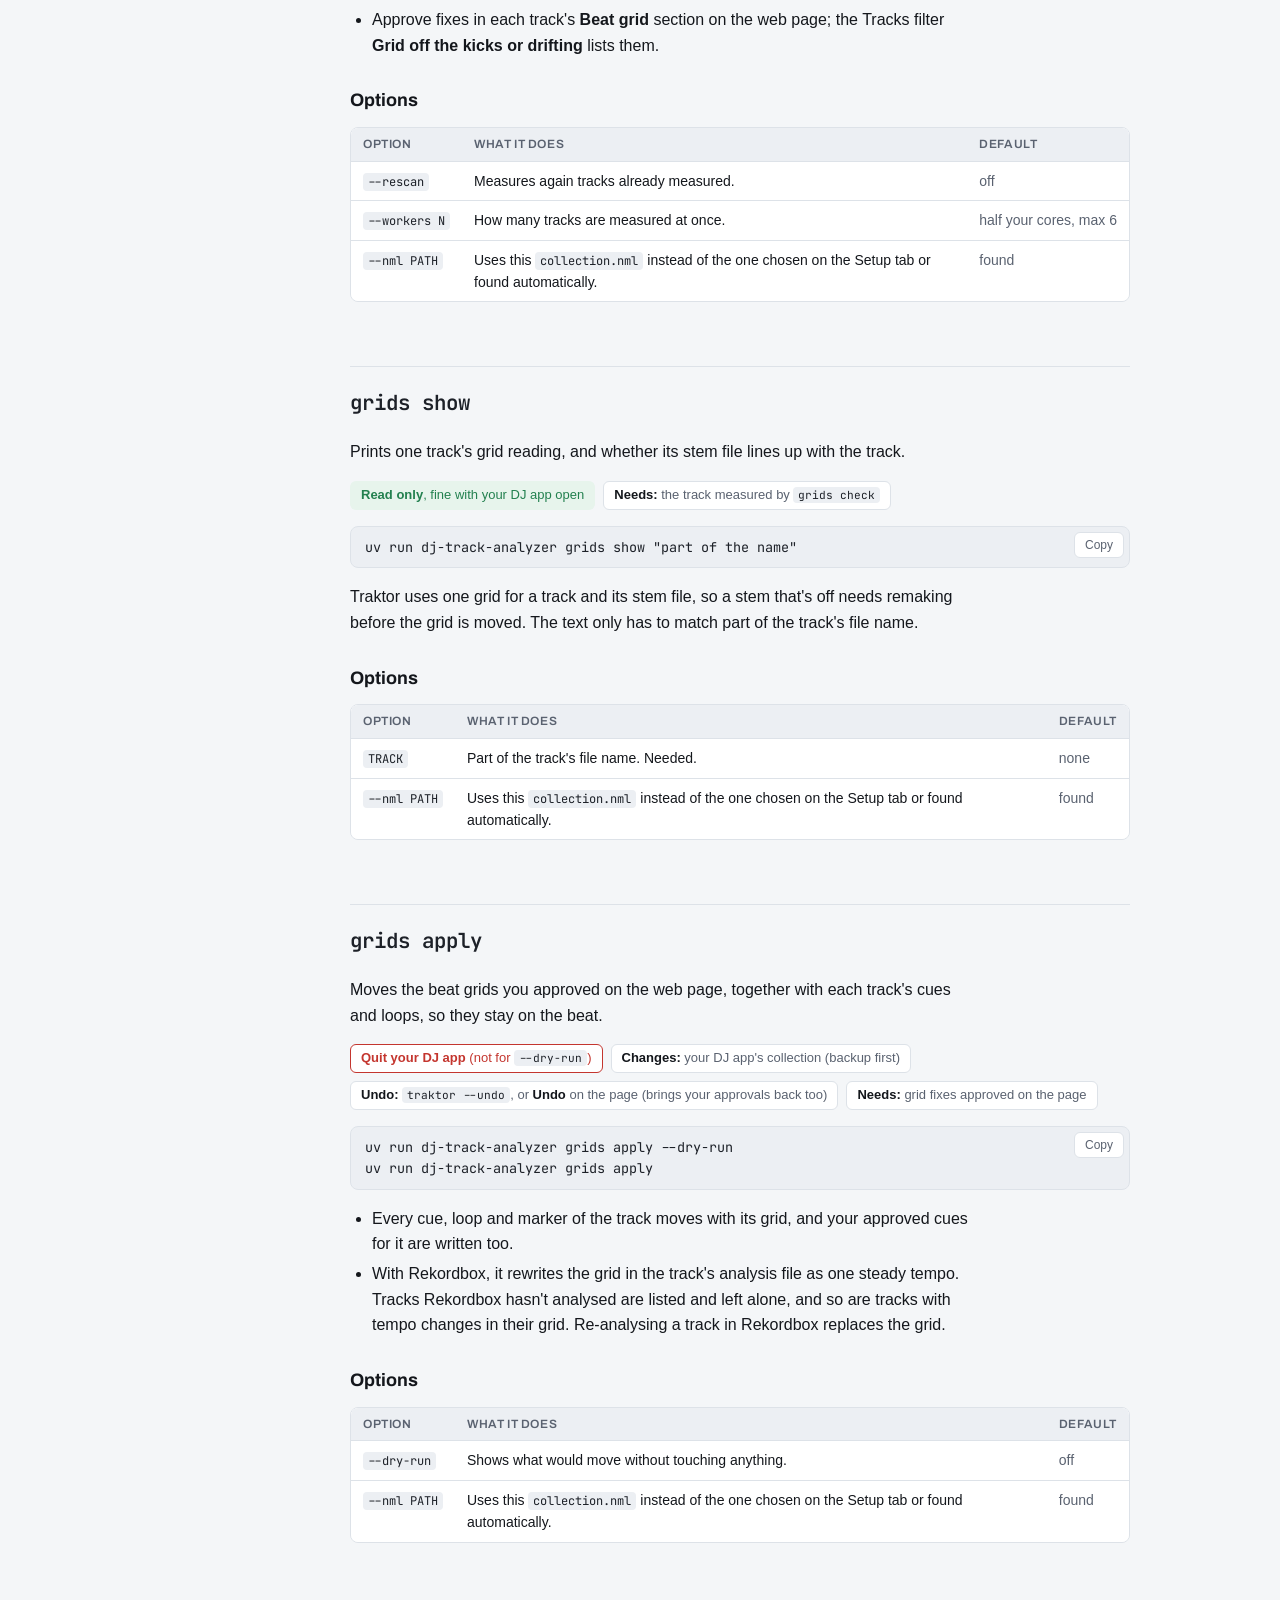
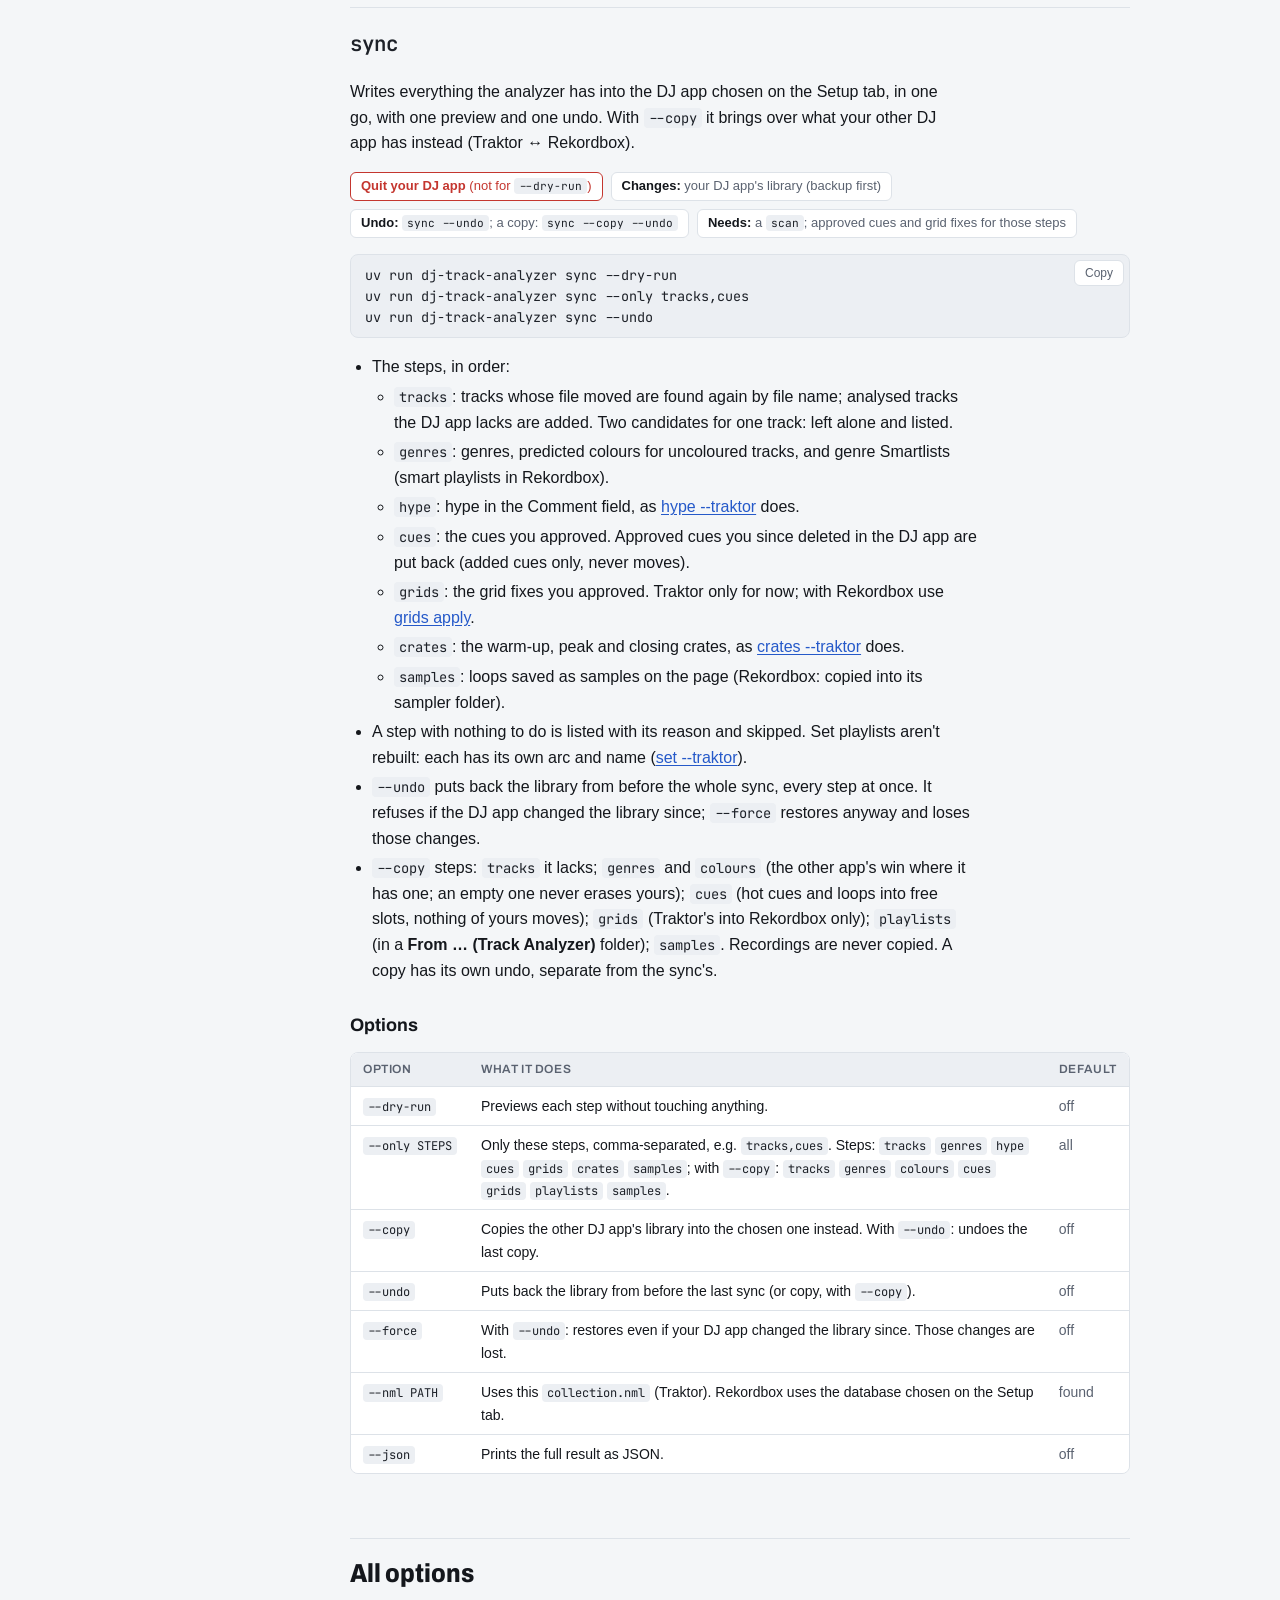
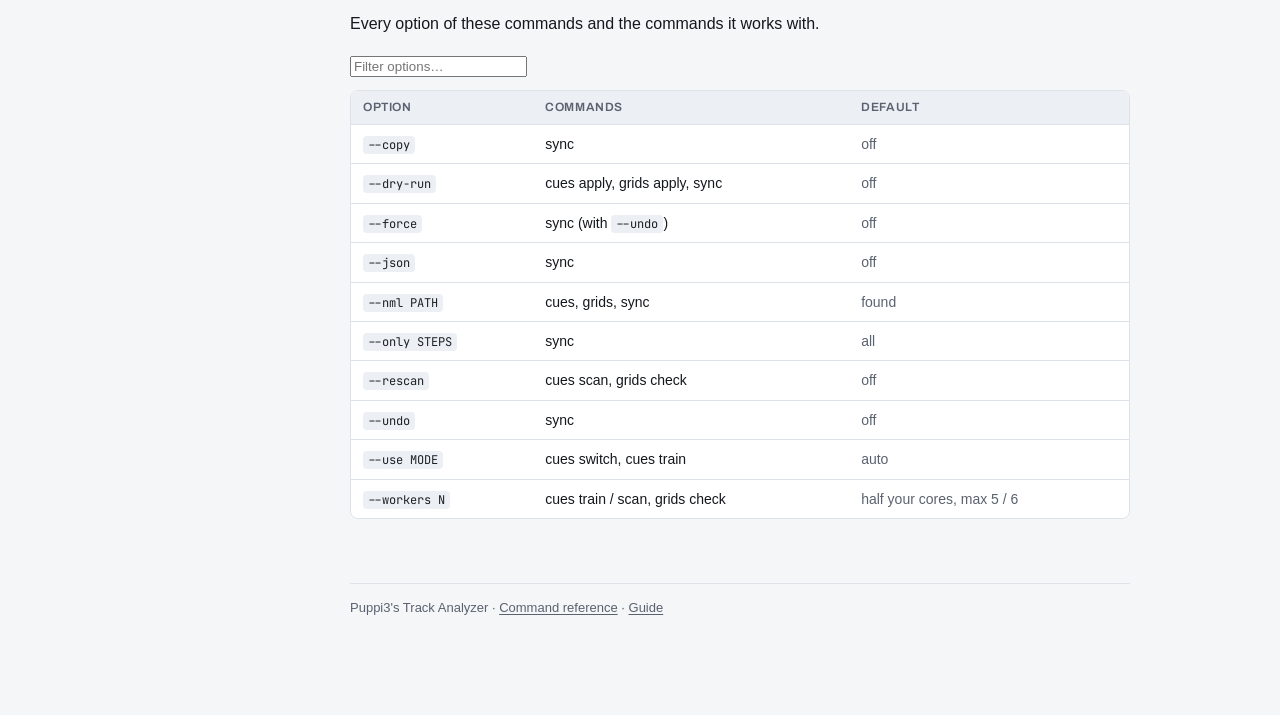
<file: track-analyzer/docs/commands/cues-grids-sync.html>
<!doctype html>
<html lang="en">
<head>
<meta charset="utf-8">
<meta name="viewport" content="width=device-width, initial-scale=1">
<title>Cues, grids and sync · Command reference · Puppi3's Track Analyzer</title>
<link rel="preconnect" href="https://fonts.googleapis.com">
<link rel="preconnect" href="https://fonts.gstatic.com" crossorigin>
<link rel="stylesheet" href="https://fonts.googleapis.com/css2?family=Archivo:wdth,wght@75..100,500..800&family=JetBrains+Mono:wght@400;600&display=swap">
<link rel="stylesheet" href="ref.css">
</head>
<body>
<div class="layout">
<nav class="toc" aria-label="Command reference">
  <div class="brand"><i style="background:var(--red)"></i><i style="background:var(--orange)"></i><i style="background:var(--yellow)"></i><i style="background:var(--green)"></i><i style="background:var(--blue)"></i><i style="background:var(--violet)"></i><i style="background:var(--magenta)"></i><a href="index.html">Commands</a></div>
  <a href="index.html">All areas</a>
  <a href="colours.html">Colours</a>
  <a href="library.html">Library and analysis</a>
  <a href="genres.html">Genres and tags</a>
  <a href="hype-sets.html">Hype, sets and crates</a>
  <a href="cues-grids-sync.html" aria-current="page">Cues, grids and sync</a>
  <a href="tempo.html">Tempo view</a>
  <a href="mixes.html">Mixes and clips</a>
  <a class="sub" href="#before">Before you start</a>
  <a class="sub" href="#cues-train">cues train</a>
  <a class="sub" href="#cues-scan">cues scan</a>
  <a class="sub" href="#cues-show">cues show</a>
  <a class="sub" href="#cues-switch">cues switch</a>
  <a class="sub" href="#cues-apply">cues apply</a>
  <a class="sub" href="#grids-check">grids check</a>
  <a class="sub" href="#grids-show">grids show</a>
  <a class="sub" href="#grids-apply">grids apply</a>
  <a class="sub" href="#sync">sync</a>
  <a class="sub" href="#all-options">All options</a>
  <a href="app.html">The app itself</a>
  <div class="group">Guide</div>
  <a href="../GUIDE.html#cli">Tasks from a terminal</a>
</nav>

<main>
<div class="crumbs"><a href="index.html">Command reference</a> › Cues, grids and sync</div>
<h1>Cues, grids and sync</h1>
<p class="lede">The commands that learn where you put cue points and loops, check that your DJ app's beat grids sit on the kicks, and write everything the analyzer has into your DJ app in one go: <a href="#cues-train">cues</a>, <a href="#grids-check">grids</a> and <a href="#sync">sync</a>.</p>

<h2 id="before">Before you start</h2>
<ul>
  <li>Run every command from the project folder, as <code>uv run dj-track-analyzer &lt;command&gt;</code>. See <a href="index.html#running">Running a command</a>.</li>
  <li><code>cues</code> and <code>grids</code> work on tracks with a beat grid in your DJ app: let it analyse your tracks first. They read the grid and your own cues; they never change the grid while measuring.</li>
  <li>Approving cues and grid fixes happens on the web page (a track's <b>Cues and phrases</b> and <b>Beat grid</b> sections). From a terminal you learn, listen, look at one track and write what you approved.</li>
  <li>Learning, listening and checking are fine with your DJ app open. Quit it before <code>cues apply</code>, <code>grids apply</code> and <code>sync</code>: they refuse while it runs. Their <code>--dry-run</code> works either way.</li>
  <li>Everything that writes makes a backup first and has <code>--dry-run</code> and an undo.</li>
</ul>
<p>On the web page, all of this lives on the Setup tab (<b>Your cue points</b>, <b>Check the beat grids</b>, <b>Sync everything into …</b>) and in each track's panel. The guide's <a href="../GUIDE.html#cues">Cue points like mine</a>, <a href="../GUIDE.html#grids">Beat grids that sit on the kicks</a> and <a href="../GUIDE.html#sync">Everything into my DJ app in one go</a> walk through it.</p>

<h2 id="cues-train"><code>cues train</code></h2>
<p>Learns from the tracks you cued yourself which bars you cue and where you put your mix loop, and how long you make your loops.</p>
<ul class="facts">
  <li class="ok"><b>Fine with your DJ app open</b>; reads its collection only</li>
  <li><b>Changes:</b> the app's database and your cue model</li>
  <li><b>Needs:</b> at least 30 tracks with a beat grid and 3 or more of your own cue points</li>
</ul>
<div class="cmd"><pre>uv run dj-track-analyzer cues train</pre></div>
<ul>
  <li>It listens to the cued tracks first, bar by bar on your DJ app's beat grid: about 13 minutes the first time.</li>
  <li>It reports how often its suggestions land on bars you cued, on tracks it didn't learn from.</li>
  <li>Until you train, a starter model that ships with the app makes the suggestions. It doesn't propose corrections of your own cues; your own model does.</li>
  <li>After training, suggestions come from the starter, yours, or Both (each bar's score a mix of the two: 25%, 50%
    or 75% yours, whichever found your cues best). Training tries all three on your cued tracks. It scores the
    starter only on tracks it didn't learn from, and uses the one whose suggestions land on your cued bars most often.
    With fewer than 30 such tracks it uses yours. Corrections of your own cues always come from your model alone.
    <code>--use</code> picks one yourself; <a href="#cues-switch">switch</a> changes it later.</li>
  <li>Train again after cueing more tracks.</li>
</ul>
<h3>Options</h3>
<div class="table-wrap"><table>
<thead><tr><th>Option</th><th>What it does</th><th>Default</th></tr></thead>
<tbody>
<tr><td><code>--workers N</code></td><td>How many tracks are listened to at once.</td><td class="def">half your cores, max 5</td></tr>
<tr><td><code>--use MODE</code></td><td>Then chooses which model suggests: <code>starter</code>, <code>both</code>, <code>mine</code>, or <code>auto</code>: the one that found your cues best.</td><td class="def">auto</td></tr>
<tr><td><code>--nml PATH</code></td><td>Uses this <code>collection.nml</code> instead of the one chosen on the Setup tab or found automatically.</td><td class="def">found</td></tr>
</tbody></table></div>

<h2 id="cues-scan"><code>cues scan</code></h2>
<p>Listens to every track with a beat grid, so they all get cue and loop suggestions, not only the ones you cued.</p>
<ul class="facts">
  <li class="ok"><b>Fine with your DJ app open</b>; reads its collection only</li>
  <li><b>Changes:</b> the app's database</li>
  <li><b>Needs:</b> beat grids in your DJ app</li>
</ul>
<div class="cmd"><pre>uv run dj-track-analyzer cues scan</pre></div>
<ul>
  <li>Tracks already measured are skipped, unless their beat grid or file changed.</li>
  <li>The suggestions show in each track's <b>Cues and phrases</b> section on the web page, where you approve them.</li>
</ul>
<h3>Options</h3>
<div class="table-wrap"><table>
<thead><tr><th>Option</th><th>What it does</th><th>Default</th></tr></thead>
<tbody>
<tr><td><code>--rescan</code></td><td>Listens again to tracks already measured.</td><td class="def">off</td></tr>
<tr><td><code>--workers N</code></td><td>How many tracks are listened to at once.</td><td class="def">half your cores, max 5</td></tr>
<tr><td><code>--nml PATH</code></td><td>Uses this <code>collection.nml</code> instead of the one chosen on the Setup tab or found automatically.</td><td class="def">found</td></tr>
</tbody></table></div>

<h2 id="cues-show"><code>cues show</code></h2>
<p>Prints one track's suggested cues and loops next to your own cues.</p>
<ul class="facts">
  <li class="ok"><b>Read only</b>, fine with your DJ app open</li>
  <li><b>Needs:</b> the track listened to, by <code>cues train</code> or <code>cues scan</code></li>
</ul>
<div class="cmd"><pre>uv run dj-track-analyzer cues show "part of the name"</pre></div>
<p>The text only has to match part of the track's file name; put it in quotes if it has spaces.</p>
<h3>Options</h3>
<div class="table-wrap"><table>
<thead><tr><th>Option</th><th>What it does</th><th>Default</th></tr></thead>
<tbody>
<tr><td><code>TRACK</code></td><td>Part of the track's file name. Needed.</td><td class="def">none</td></tr>
<tr><td><code>--nml PATH</code></td><td>Uses this <code>collection.nml</code> instead of the one chosen on the Setup tab or found automatically.</td><td class="def">found</td></tr>
</tbody></table></div>

<h2 id="cues-switch"><code>cues switch</code></h2>
<p>Shows which model suggests cues and loops, as the Setup tab's switch does: the one in use, what you chose (<code>auto</code> unless you picked one), and the errors <code>train</code> measured for each choice. With <code>--use</code> it switches, without training again.</p>
<ul class="facts">
  <li class="ok"><b>Read only</b> without <code>--use</code></li>
  <li><b>With <code>--use</code>:</b> the app's settings only; suggestions follow at once</li>
  <li><b>Needs:</b> <code>cues train</code> once (except <code>--use starter</code>)</li>
</ul>
<div class="cmd"><pre>uv run dj-track-analyzer cues switch
uv run dj-track-analyzer cues switch --use both</pre></div>
<ul>
  <li><code>starter</code>: the starter model that ships with the app. <code>mine</code>: yours only.</li>
  <li><code>both</code>: a mix of the two, at the share of yours that came closest to your own on your tracks (25%, 50% or 75%).</li>
  <li><code>auto</code>: back to the lowest error measured on your tracks. Yours when the starter couldn't be measured: with fewer than 30 of your tracks it didn't learn from.</li>
</ul>
<h3>Options</h3>
<div class="table-wrap"><table>
<thead><tr><th>Option</th><th>What it does</th><th>Default</th></tr></thead>
<tbody>
<tr><td><code>--use MODE</code></td><td><code>starter</code>, <code>both</code>, <code>mine</code> or <code>auto</code>.</td><td class="def">shows only</td></tr>
</tbody></table></div>

<h2 id="cues-apply"><code>cues apply</code></h2>
<p>Writes the cues and corrections you approved on the web page into your DJ app.</p>
<ul class="facts">
  <li class="stop"><b>Quit your DJ app</b> (not for <code>--dry-run</code>)</li>
  <li><b>Changes:</b> your DJ app's collection (backup first)</li>
  <li><b>Undo:</b> <code>traktor --undo</code>, or <b>Undo</b> on the page (brings your approvals back too)</li>
  <li><b>Needs:</b> cues approved on the page</li>
</ul>
<div class="cmd"><pre>uv run dj-track-analyzer cues apply --dry-run
uv run dj-track-analyzer cues apply</pre></div>
<ul>
  <li>New cues go only into free hot-cue slots: cue points in 1–7, the loop in 8.</li>
  <li>Your own cues move only where you approved a correction or moved them, and are deleted only where you marked that.</li>
  <li>Pad numbers can shift: if your cues were in time order, a new cue between 3 and 4 becomes 4 and pushes the rest up, and a deleted cue's gap closes.</li>
  <li>A track whose beat grid changed after you approved is left alone.</li>
  <li>Works the same with Rekordbox as your DJ app (chosen on the Setup tab).</li>
</ul>
<h3>Options</h3>
<div class="table-wrap"><table>
<thead><tr><th>Option</th><th>What it does</th><th>Default</th></tr></thead>
<tbody>
<tr><td><code>--dry-run</code></td><td>Shows what would be added, moved or deleted without touching anything.</td><td class="def">off</td></tr>
<tr><td><code>--nml PATH</code></td><td>Uses this <code>collection.nml</code> instead of the one chosen on the Setup tab or found automatically.</td><td class="def">found</td></tr>
</tbody></table></div>

<h2 id="grids-check"><code>grids check</code></h2>
<p>Measures, for every track with a beat grid, where the kick lands against the grid lines. Cue suggestions, loops and samples all trust that grid.</p>
<ul class="facts">
  <li class="ok"><b>Fine with your DJ app open</b>; reads its collection only</li>
  <li><b>Changes:</b> the app's database</li>
  <li><b>Needs:</b> beat grids in your DJ app</li>
</ul>
<div class="cmd"><pre>uv run dj-track-analyzer grids check</pre></div>
<ul>
  <li>It looks at up to six 8-bar stretches per track where the kick plays. About 3 minutes for 470 tracks the first time, then only new and changed grids.</li>
  <li>Each track reads as <i>on the kicks</i> (within a few ms), off by a steady amount of 10 ms or more (e.g. <i>kick +14 ms</i>), <i>BPM drifts</i> or <i>couldn't tell</i>.</li>
  <li><i>BPM drifts</i> means the BPM in your DJ app is slightly off. Moving the grid can't fix that; fix the BPM there.</li>
  <li>Approve fixes in each track's <b>Beat grid</b> section on the web page; the Tracks filter <b>Grid off the kicks or drifting</b> lists them.</li>
</ul>
<h3>Options</h3>
<div class="table-wrap"><table>
<thead><tr><th>Option</th><th>What it does</th><th>Default</th></tr></thead>
<tbody>
<tr><td><code>--rescan</code></td><td>Measures again tracks already measured.</td><td class="def">off</td></tr>
<tr><td><code>--workers N</code></td><td>How many tracks are measured at once.</td><td class="def">half your cores, max 6</td></tr>
<tr><td><code>--nml PATH</code></td><td>Uses this <code>collection.nml</code> instead of the one chosen on the Setup tab or found automatically.</td><td class="def">found</td></tr>
</tbody></table></div>

<h2 id="grids-show"><code>grids show</code></h2>
<p>Prints one track's grid reading, and whether its stem file lines up with the track.</p>
<ul class="facts">
  <li class="ok"><b>Read only</b>, fine with your DJ app open</li>
  <li><b>Needs:</b> the track measured by <code>grids check</code></li>
</ul>
<div class="cmd"><pre>uv run dj-track-analyzer grids show "part of the name"</pre></div>
<p>Traktor uses one grid for a track and its stem file, so a stem that's off needs remaking before the grid is moved. The text only has to match part of the track's file name.</p>
<h3>Options</h3>
<div class="table-wrap"><table>
<thead><tr><th>Option</th><th>What it does</th><th>Default</th></tr></thead>
<tbody>
<tr><td><code>TRACK</code></td><td>Part of the track's file name. Needed.</td><td class="def">none</td></tr>
<tr><td><code>--nml PATH</code></td><td>Uses this <code>collection.nml</code> instead of the one chosen on the Setup tab or found automatically.</td><td class="def">found</td></tr>
</tbody></table></div>

<h2 id="grids-apply"><code>grids apply</code></h2>
<p>Moves the beat grids you approved on the web page, together with each track's cues and loops, so they stay on the beat.</p>
<ul class="facts">
  <li class="stop"><b>Quit your DJ app</b> (not for <code>--dry-run</code>)</li>
  <li><b>Changes:</b> your DJ app's collection (backup first)</li>
  <li><b>Undo:</b> <code>traktor --undo</code>, or <b>Undo</b> on the page (brings your approvals back too)</li>
  <li><b>Needs:</b> grid fixes approved on the page</li>
</ul>
<div class="cmd"><pre>uv run dj-track-analyzer grids apply --dry-run
uv run dj-track-analyzer grids apply</pre></div>
<ul>
  <li>Every cue, loop and marker of the track moves with its grid, and your approved cues for it are written too.</li>
  <li>With Rekordbox, it rewrites the grid in the track's analysis file as one steady tempo. Tracks Rekordbox hasn't analysed are listed and left alone, and so are tracks with tempo changes in their grid. Re-analysing a track in Rekordbox replaces the grid.</li>
</ul>
<h3>Options</h3>
<div class="table-wrap"><table>
<thead><tr><th>Option</th><th>What it does</th><th>Default</th></tr></thead>
<tbody>
<tr><td><code>--dry-run</code></td><td>Shows what would move without touching anything.</td><td class="def">off</td></tr>
<tr><td><code>--nml PATH</code></td><td>Uses this <code>collection.nml</code> instead of the one chosen on the Setup tab or found automatically.</td><td class="def">found</td></tr>
</tbody></table></div>


<h2 id="sync"><code>sync</code></h2>
<p>Writes everything the analyzer has into the DJ app chosen on the Setup tab, in one go, with one preview and one undo. With <code>--copy</code> it brings over what your other DJ app has instead (Traktor ↔ Rekordbox).</p>
<ul class="facts">
  <li class="stop"><b>Quit your DJ app</b> (not for <code>--dry-run</code>)</li>
  <li><b>Changes:</b> your DJ app's library (backup first)</li>
  <li><b>Undo:</b> <code>sync --undo</code>; a copy: <code>sync --copy --undo</code></li>
  <li><b>Needs:</b> a <code>scan</code>; approved cues and grid fixes for those steps</li>
</ul>
<div class="cmd"><pre>uv run dj-track-analyzer sync --dry-run
uv run dj-track-analyzer sync --only tracks,cues
uv run dj-track-analyzer sync --undo</pre></div>
<ul>
  <li>The steps, in order:
    <ul>
      <li><code>tracks</code>: tracks whose file moved are found again by file name; analysed tracks the DJ app lacks are added. Two candidates for one track: left alone and listed.</li>
      <li><code>genres</code>: genres, predicted colours for uncoloured tracks, and genre Smartlists (smart playlists in Rekordbox).</li>
      <li><code>hype</code>: hype in the Comment field, as <a href="hype-sets.html#hype">hype --traktor</a> does.</li>
      <li><code>cues</code>: the cues you approved. Approved cues you since deleted in the DJ app are put back (added cues only, never moves).</li>
      <li><code>grids</code>: the grid fixes you approved. Traktor only for now; with Rekordbox use <a href="#grids-apply">grids apply</a>.</li>
      <li><code>crates</code>: the warm-up, peak and closing crates, as <a href="hype-sets.html#crates">crates --traktor</a> does.</li>
      <li><code>samples</code>: loops saved as samples on the page (Rekordbox: copied into its sampler folder).</li>
    </ul></li>
  <li>A step with nothing to do is listed with its reason and skipped. Set playlists aren't rebuilt: each has its own arc and name (<a href="hype-sets.html#set">set --traktor</a>).</li>
  <li><code>--undo</code> puts back the library from before the whole sync, every step at once. It refuses if the DJ app changed the library since; <code>--force</code> restores anyway and loses those changes.</li>
  <li><code>--copy</code> steps: <code>tracks</code> it lacks; <code>genres</code> and <code>colours</code> (the other app's win where it has one; an empty one never erases yours); <code>cues</code> (hot cues and loops into free slots, nothing of yours moves); <code>grids</code> (Traktor's into Rekordbox only); <code>playlists</code> (in a <b>From … (Track Analyzer)</b> folder); <code>samples</code>. Recordings are never copied. A copy has its own undo, separate from the sync's.</li>
</ul>
<h3>Options</h3>
<div class="table-wrap"><table>
<thead><tr><th>Option</th><th>What it does</th><th>Default</th></tr></thead>
<tbody>
<tr><td><code>--dry-run</code></td><td>Previews each step without touching anything.</td><td class="def">off</td></tr>
<tr><td><code>--only STEPS</code></td><td>Only these steps, comma-separated, e.g. <code>tracks,cues</code>. Steps: <code>tracks</code> <code>genres</code> <code>hype</code> <code>cues</code> <code>grids</code> <code>crates</code> <code>samples</code>; with <code>--copy</code>: <code>tracks</code> <code>genres</code> <code>colours</code> <code>cues</code> <code>grids</code> <code>playlists</code> <code>samples</code>.</td><td class="def">all</td></tr>
<tr><td><code>--copy</code></td><td>Copies the other DJ app's library into the chosen one instead. With <code>--undo</code>: undoes the last copy.</td><td class="def">off</td></tr>
<tr><td><code>--undo</code></td><td>Puts back the library from before the last sync (or copy, with <code>--copy</code>).</td><td class="def">off</td></tr>
<tr><td><code>--force</code></td><td>With <code>--undo</code>: restores even if your DJ app changed the library since. Those changes are lost.</td><td class="def">off</td></tr>
<tr><td><code>--nml PATH</code></td><td>Uses this <code>collection.nml</code> (Traktor). Rekordbox uses the database chosen on the Setup tab.</td><td class="def">found</td></tr>
<tr><td><code>--json</code></td><td>Prints the full result as JSON.</td><td class="def">off</td></tr>
</tbody></table></div>

<h2 id="all-options">All options</h2>
<p>Every option of these commands and the commands it works with.</p>
<input class="filter" data-table="opt-table" type="search" placeholder="Filter options…" aria-label="Filter options">
<div class="table-wrap"><table id="opt-table">
<thead><tr><th>Option</th><th>Commands</th><th>Default</th></tr></thead>
<tbody>
<tr><td><code>--copy</code></td><td>sync</td><td class="def">off</td></tr>
<tr><td><code>--dry-run</code></td><td>cues apply, grids apply, sync</td><td class="def">off</td></tr>
<tr><td><code>--force</code></td><td>sync (with <code>--undo</code>)</td><td class="def">off</td></tr>
<tr><td><code>--json</code></td><td>sync</td><td class="def">off</td></tr>
<tr><td><code>--nml PATH</code></td><td>cues, grids, sync</td><td class="def">found</td></tr>
<tr><td><code>--only STEPS</code></td><td>sync</td><td class="def">all</td></tr>
<tr><td><code>--rescan</code></td><td>cues scan, grids check</td><td class="def">off</td></tr>
<tr><td><code>--undo</code></td><td>sync</td><td class="def">off</td></tr>
<tr><td><code>--use MODE</code></td><td>cues switch, cues train</td><td class="def">auto</td></tr>
<tr><td><code>--workers N</code></td><td>cues train / scan, grids check</td><td class="def">half your cores, max 5 / 6</td></tr>
</tbody></table></div>

<footer class="legal">Puppi3's Track Analyzer · <a href="index.html">Command reference</a> · <a href="../GUIDE.html">Guide</a></footer>
</main>
</div>
<button class="theme" id="theme" type="button" aria-label="Switch light or dark">◐ Theme</button>
<script src="ref.js"></script>
</body>
</html>
</file>
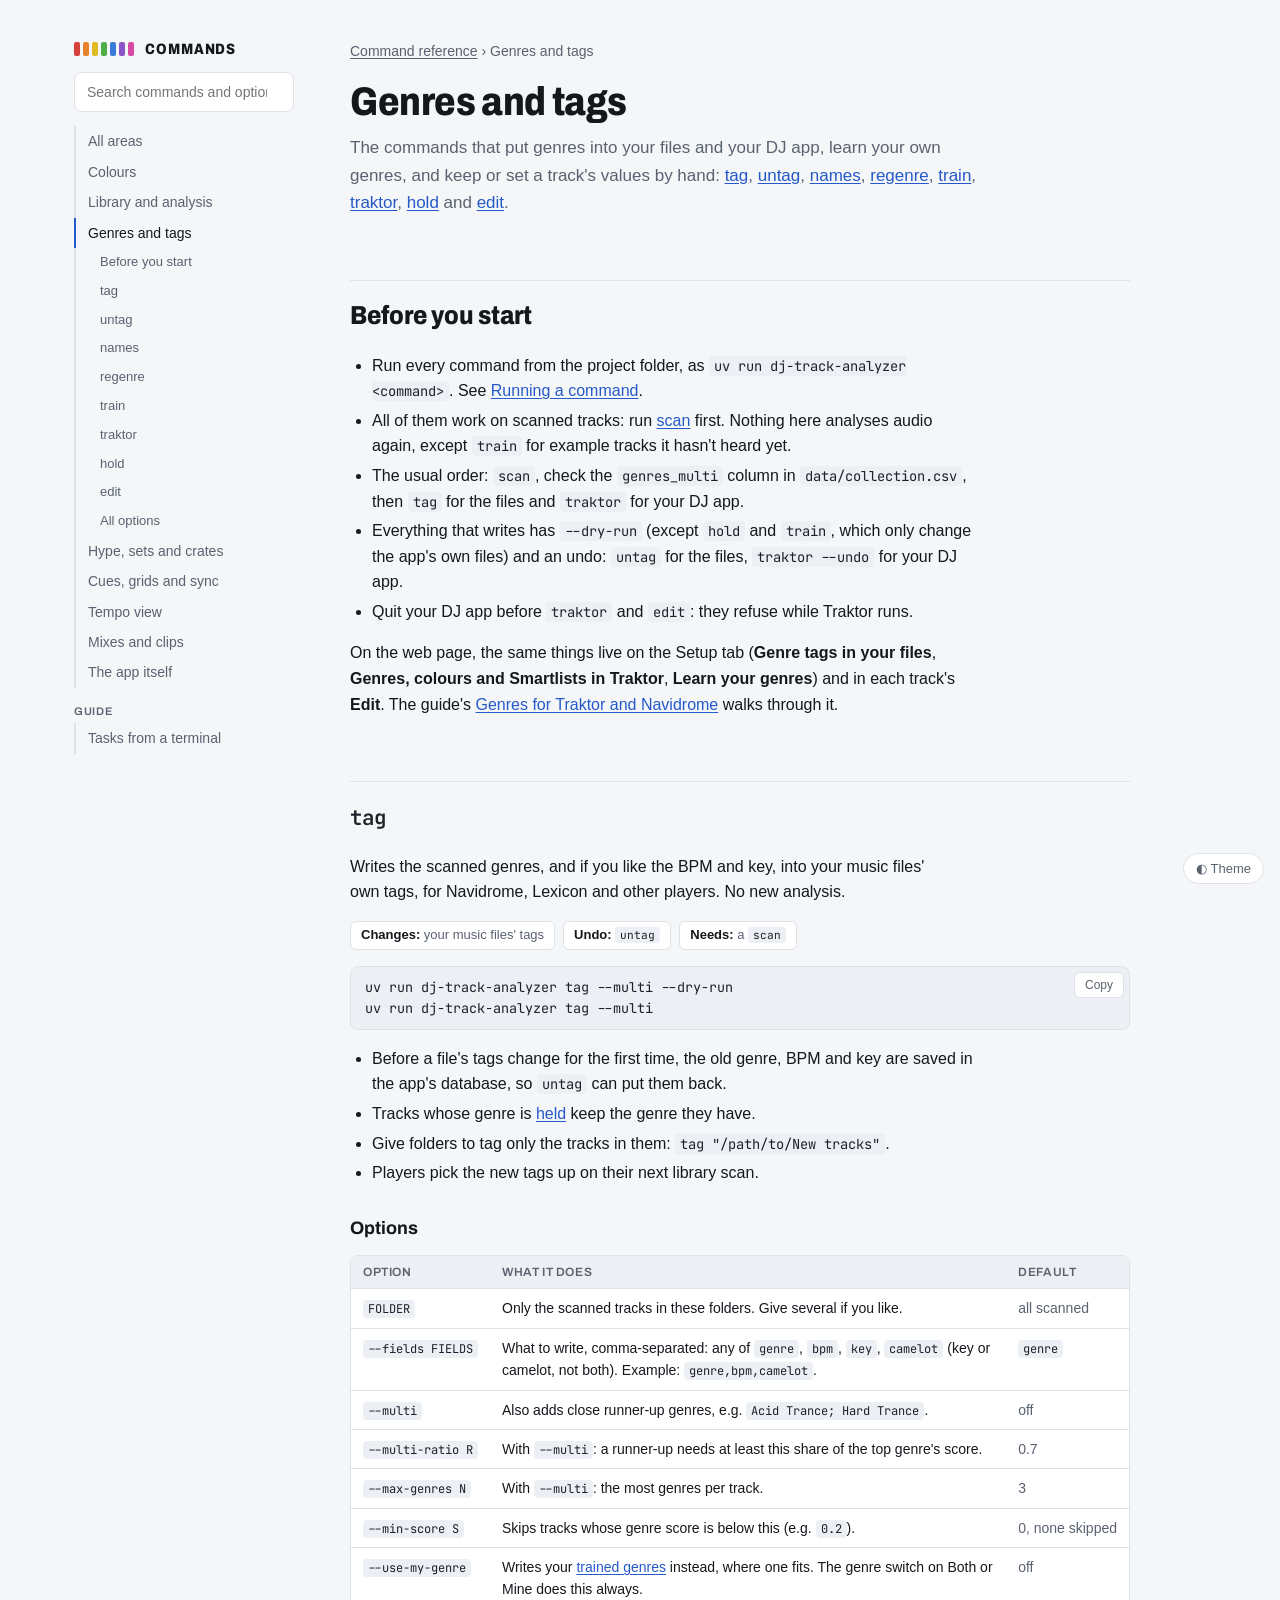
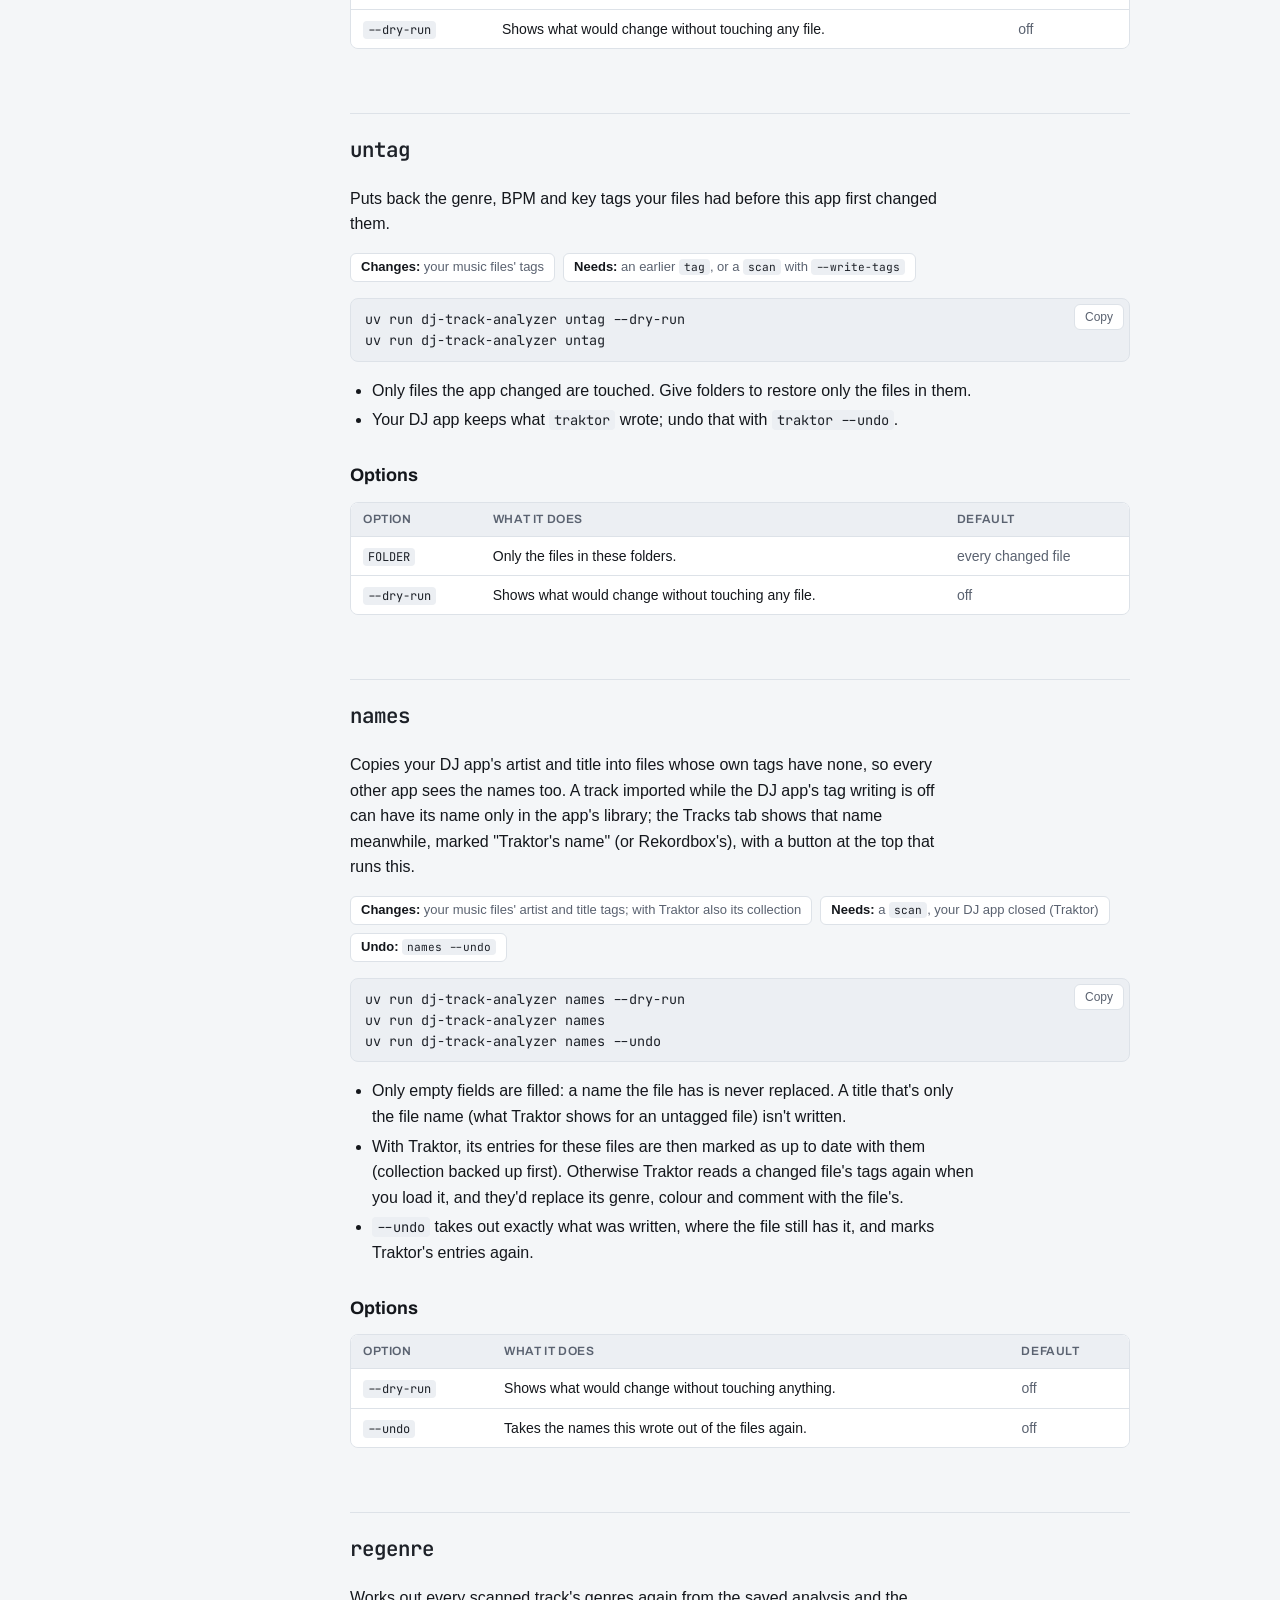
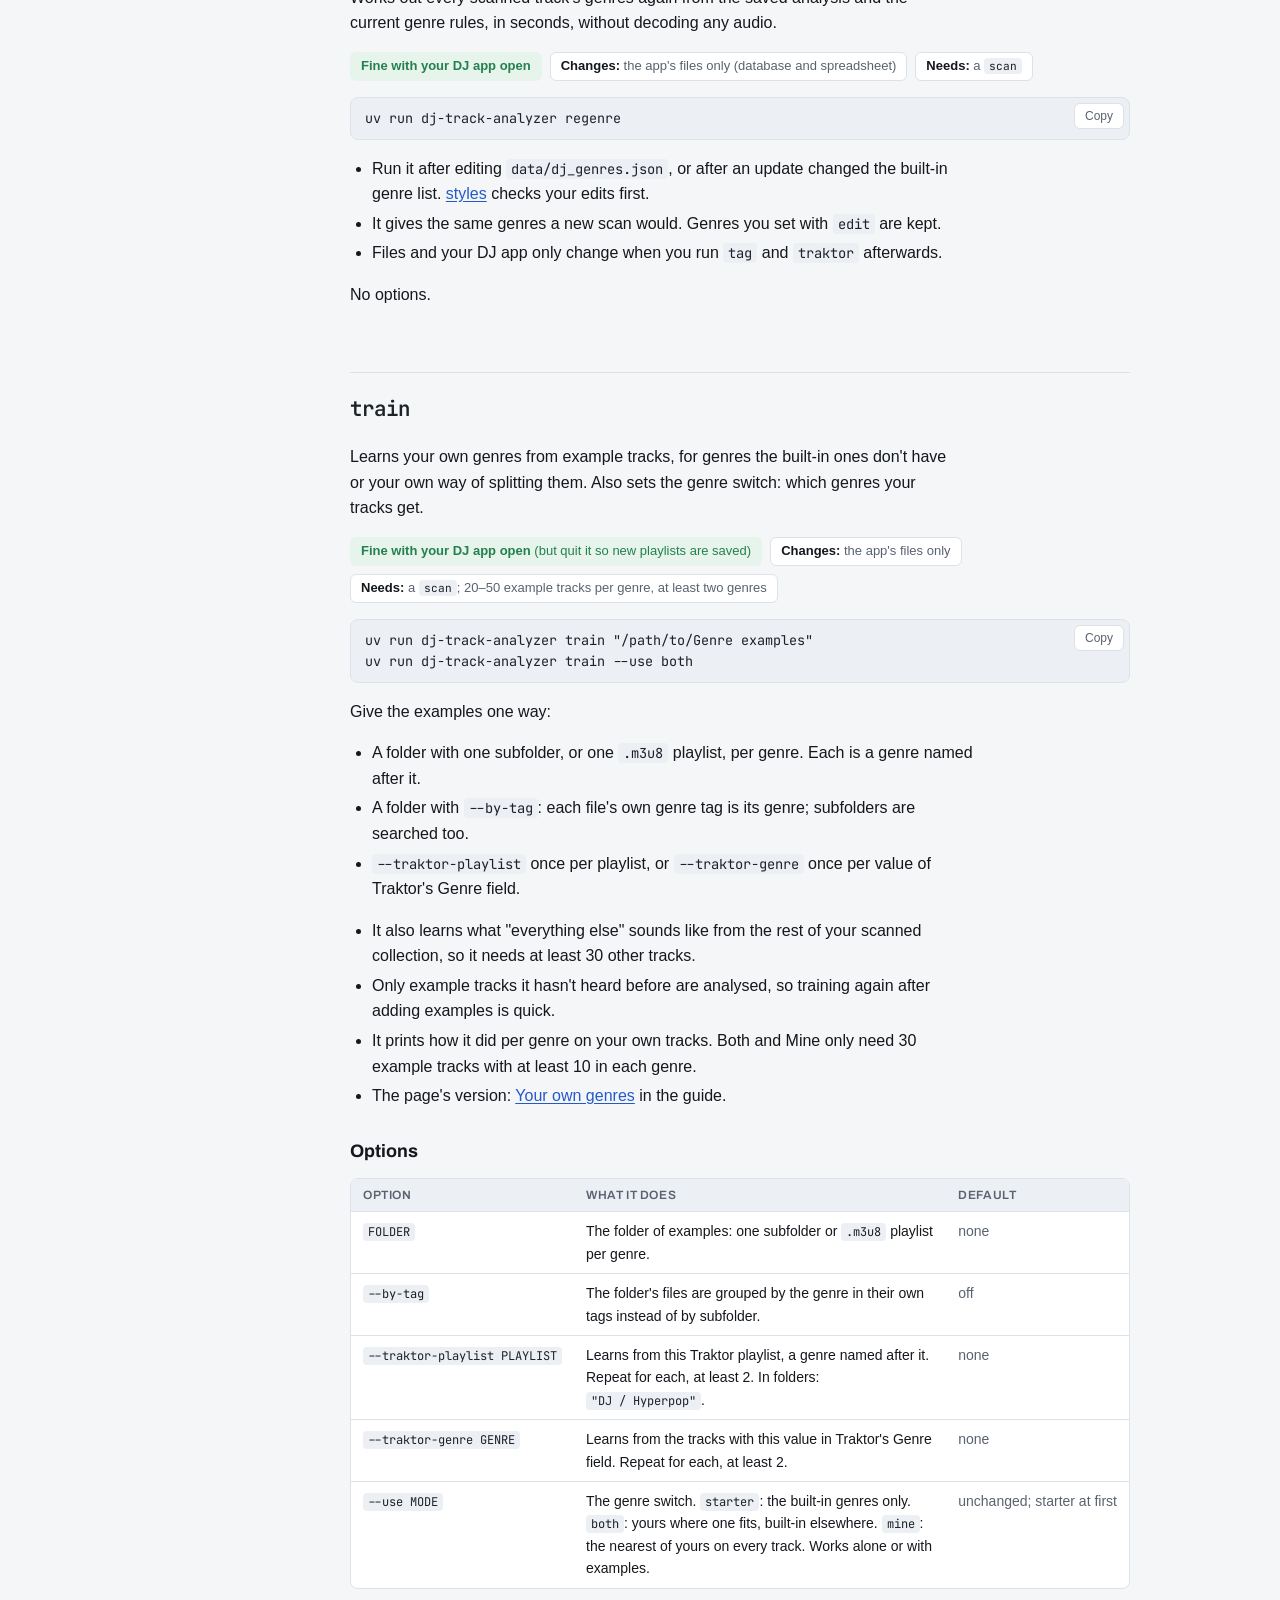
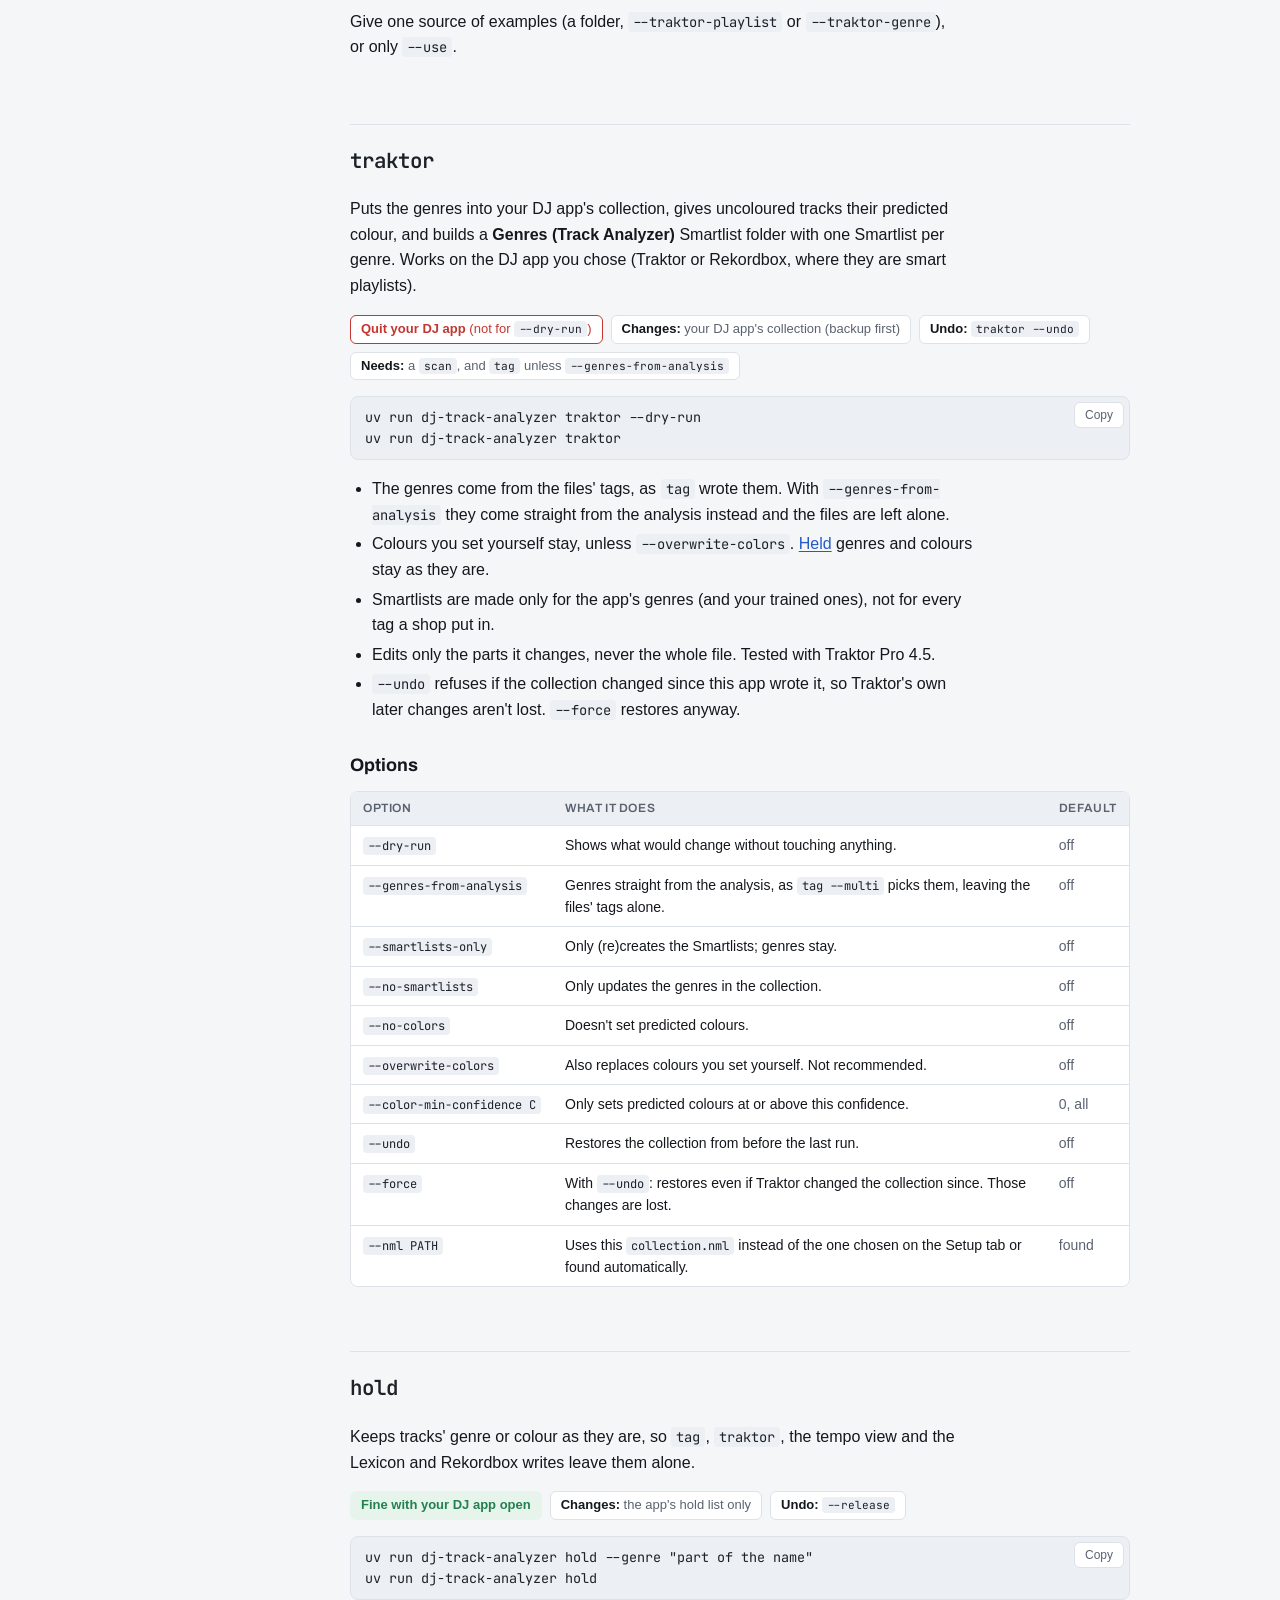
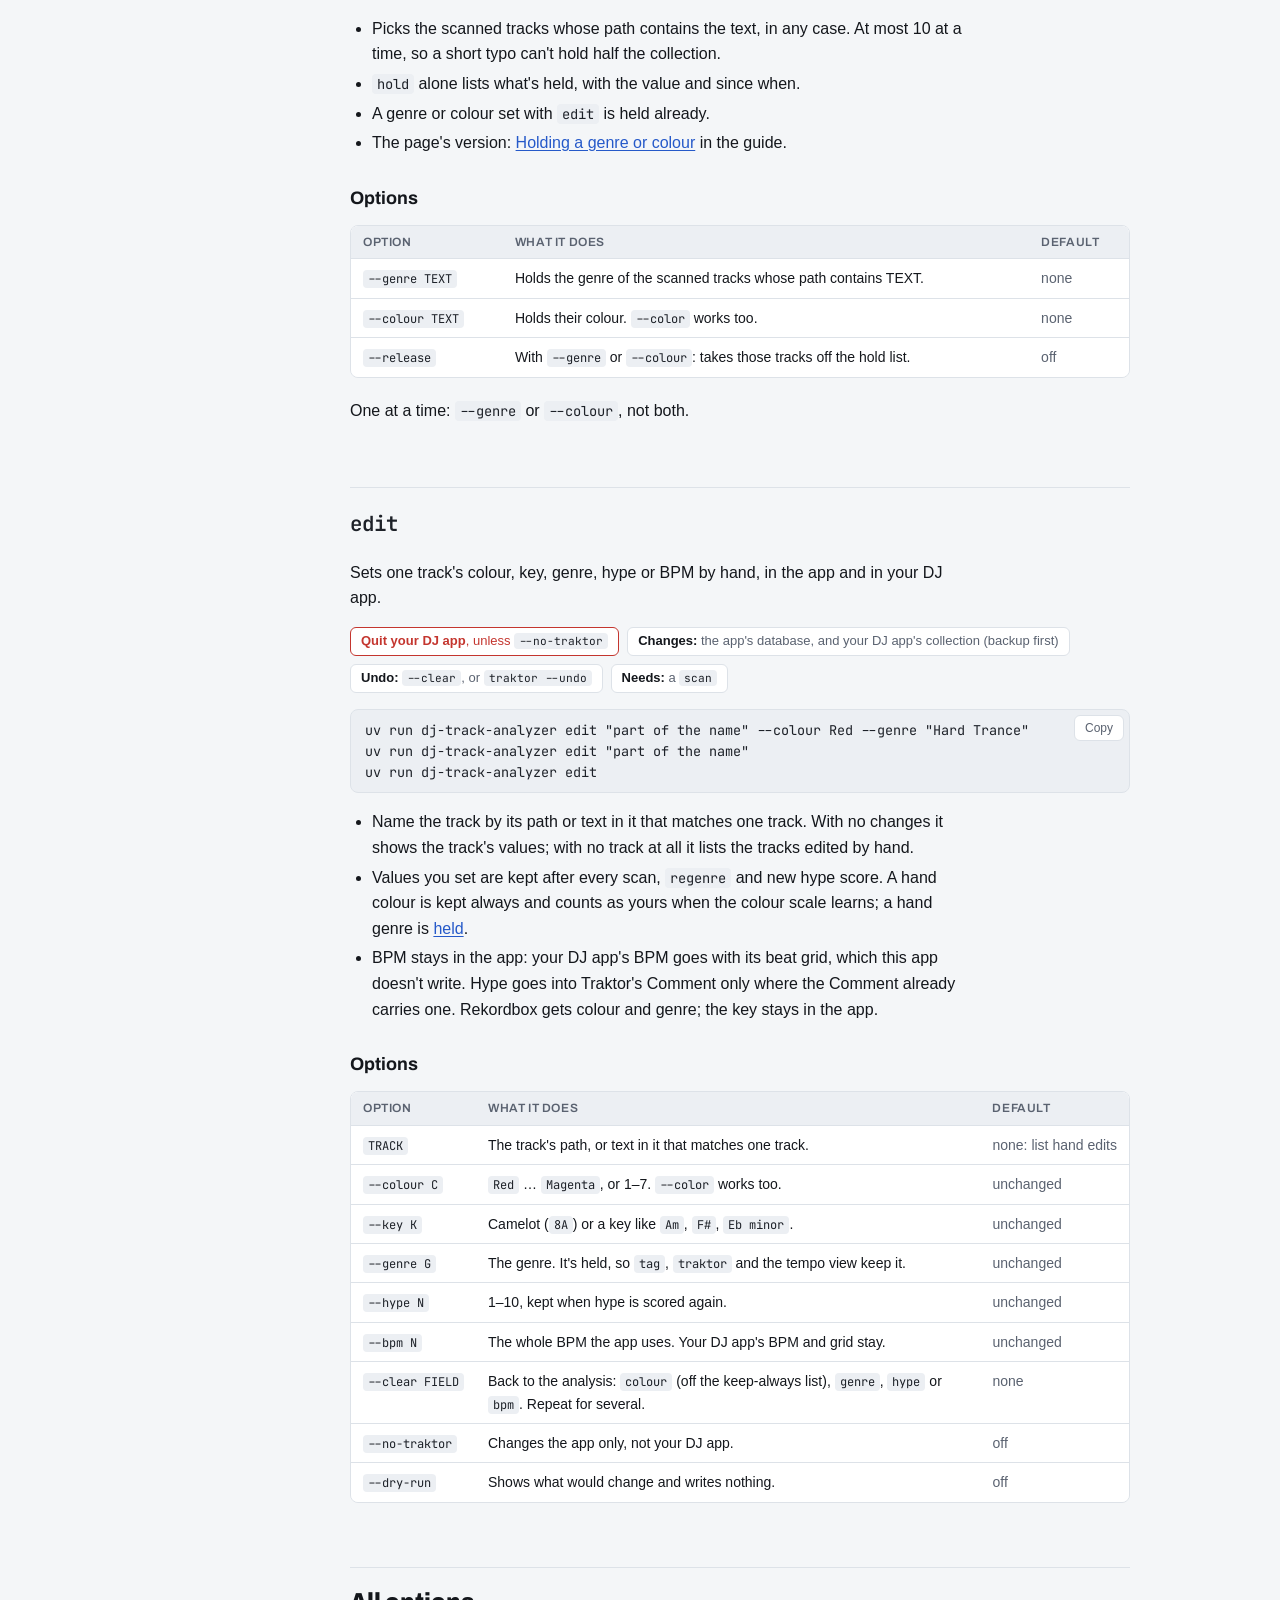
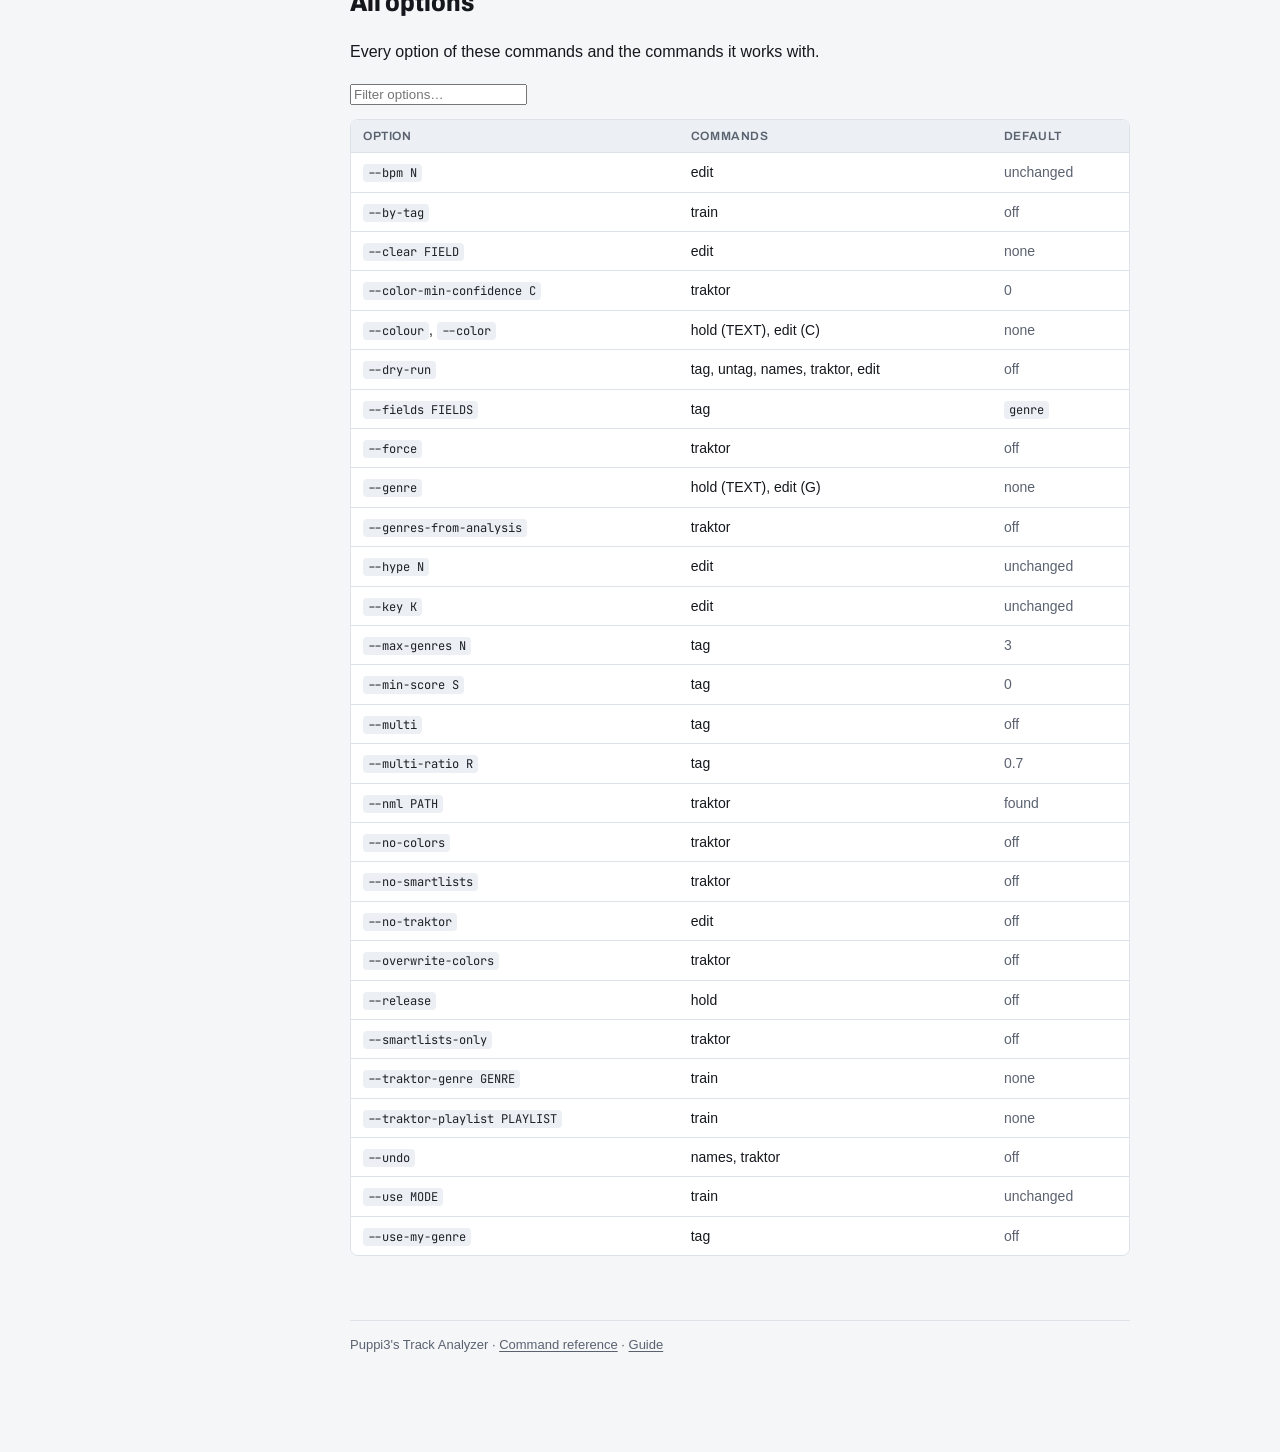
<file: track-analyzer/docs/commands/genres.html>
<!doctype html>
<html lang="en">
<head>
<meta charset="utf-8">
<meta name="viewport" content="width=device-width, initial-scale=1">
<title>Genres and tags · Command reference · Puppi3's Track Analyzer</title>
<link rel="preconnect" href="https://fonts.googleapis.com">
<link rel="preconnect" href="https://fonts.gstatic.com" crossorigin>
<link rel="stylesheet" href="https://fonts.googleapis.com/css2?family=Archivo:wdth,wght@75..100,500..800&family=JetBrains+Mono:wght@400;600&display=swap">
<link rel="stylesheet" href="ref.css">
</head>
<body>
<div class="layout">
<nav class="toc" aria-label="Command reference">
  <div class="brand"><i style="background:var(--red)"></i><i style="background:var(--orange)"></i><i style="background:var(--yellow)"></i><i style="background:var(--green)"></i><i style="background:var(--blue)"></i><i style="background:var(--violet)"></i><i style="background:var(--magenta)"></i><a href="index.html">Commands</a></div>
  <a href="index.html">All areas</a>
  <a href="colours.html">Colours</a>
  <a href="library.html">Library and analysis</a>
  <a href="genres.html" aria-current="page">Genres and tags</a>
  <a class="sub" href="#before">Before you start</a>
  <a class="sub" href="#tag">tag</a>
  <a class="sub" href="#untag">untag</a>
  <a class="sub" href="#names">names</a>
  <a class="sub" href="#regenre">regenre</a>
  <a class="sub" href="#train">train</a>
  <a class="sub" href="#traktor">traktor</a>
  <a class="sub" href="#hold">hold</a>
  <a class="sub" href="#edit">edit</a>
  <a class="sub" href="#all-options">All options</a>
  <a href="hype-sets.html">Hype, sets and crates</a>
  <a href="cues-grids-sync.html">Cues, grids and sync</a>
  <a href="tempo.html">Tempo view</a>
  <a href="mixes.html">Mixes and clips</a>
  <a href="app.html">The app itself</a>
  <div class="group">Guide</div>
  <a href="../GUIDE.html#cli">Tasks from a terminal</a>
</nav>

<main>
<div class="crumbs"><a href="index.html">Command reference</a> › Genres and tags</div>
<h1>Genres and tags</h1>
<p class="lede">The commands that put genres into your files and your DJ app, learn your own genres, and keep or set a track's values by hand: <a href="#tag">tag</a>, <a href="#untag">untag</a>, <a href="#names">names</a>, <a href="#regenre">regenre</a>, <a href="#train">train</a>, <a href="#traktor">traktor</a>, <a href="#hold">hold</a> and <a href="#edit">edit</a>.</p>

<h2 id="before">Before you start</h2>
<ul>
  <li>Run every command from the project folder, as <code>uv run dj-track-analyzer &lt;command&gt;</code>. See <a href="index.html#running">Running a command</a>.</li>
  <li>All of them work on scanned tracks: run <a href="library.html#scan">scan</a> first. Nothing here analyses audio again, except <code>train</code> for example tracks it hasn't heard yet.</li>
  <li>The usual order: <code>scan</code>, check the <code>genres_multi</code> column in <code>data/collection.csv</code>, then <code>tag</code> for the files and <code>traktor</code> for your DJ app.</li>
  <li>Everything that writes has <code>--dry-run</code> (except <code>hold</code> and <code>train</code>, which only change the app's own files) and an undo: <code>untag</code> for the files, <code>traktor --undo</code> for your DJ app.</li>
  <li>Quit your DJ app before <code>traktor</code> and <code>edit</code>: they refuse while Traktor runs.</li>
</ul>
<p>On the web page, the same things live on the Setup tab (<b>Genre tags in your files</b>, <b>Genres, colours and Smartlists in Traktor</b>, <b>Learn your genres</b>) and in each track's <b>Edit</b>. The guide's <a href="../GUIDE.html#genres">Genres for Traktor and Navidrome</a> walks through it.</p>

<h2 id="tag"><code>tag</code></h2>
<p>Writes the scanned genres, and if you like the BPM and key, into your music files' own tags, for Navidrome, Lexicon and other players. No new analysis.</p>
<ul class="facts">
  <li><b>Changes:</b> your music files' tags</li>
  <li><b>Undo:</b> <code>untag</code></li>
  <li><b>Needs:</b> a <code>scan</code></li>
</ul>
<div class="cmd"><pre>uv run dj-track-analyzer tag --multi --dry-run
uv run dj-track-analyzer tag --multi</pre></div>
<ul>
  <li>Before a file's tags change for the first time, the old genre, BPM and key are saved in the app's database, so <code>untag</code> can put them back.</li>
  <li>Tracks whose genre is <a href="#hold">held</a> keep the genre they have.</li>
  <li>Give folders to tag only the tracks in them: <code>tag "/path/to/New tracks"</code>.</li>
  <li>Players pick the new tags up on their next library scan.</li>
</ul>
<h3>Options</h3>
<div class="table-wrap"><table>
<thead><tr><th>Option</th><th>What it does</th><th>Default</th></tr></thead>
<tbody>
<tr><td><code>FOLDER</code></td><td>Only the scanned tracks in these folders. Give several if you like.</td><td class="def">all scanned</td></tr>
<tr><td><code>--fields FIELDS</code></td><td>What to write, comma-separated: any of <code>genre</code>, <code>bpm</code>, <code>key</code>, <code>camelot</code> (key or camelot, not both). Example: <code>genre,bpm,camelot</code>.</td><td class="def"><code>genre</code></td></tr>
<tr><td><code>--multi</code></td><td>Also adds close runner-up genres, e.g. <code>Acid Trance; Hard Trance</code>.</td><td class="def">off</td></tr>
<tr><td><code>--multi-ratio R</code></td><td>With <code>--multi</code>: a runner-up needs at least this share of the top genre's score.</td><td class="def">0.7</td></tr>
<tr><td><code>--max-genres N</code></td><td>With <code>--multi</code>: the most genres per track.</td><td class="def">3</td></tr>
<tr><td><code>--min-score S</code></td><td>Skips tracks whose genre score is below this (e.g. <code>0.2</code>).</td><td class="def">0, none skipped</td></tr>
<tr><td><code>--use-my-genre</code></td><td>Writes your <a href="#train">trained genres</a> instead, where one fits. The genre switch on Both or Mine does this always.</td><td class="def">off</td></tr>
<tr><td><code>--dry-run</code></td><td>Shows what would change without touching any file.</td><td class="def">off</td></tr>
</tbody></table></div>

<h2 id="untag"><code>untag</code></h2>
<p>Puts back the genre, BPM and key tags your files had before this app first changed them.</p>
<ul class="facts">
  <li><b>Changes:</b> your music files' tags</li>
  <li><b>Needs:</b> an earlier <code>tag</code>, or a <code>scan</code> with <code>--write-tags</code></li>
</ul>
<div class="cmd"><pre>uv run dj-track-analyzer untag --dry-run
uv run dj-track-analyzer untag</pre></div>
<ul>
  <li>Only files the app changed are touched. Give folders to restore only the files in them.</li>
  <li>Your DJ app keeps what <code>traktor</code> wrote; undo that with <code>traktor --undo</code>.</li>
</ul>
<h3>Options</h3>
<div class="table-wrap"><table>
<thead><tr><th>Option</th><th>What it does</th><th>Default</th></tr></thead>
<tbody>
<tr><td><code>FOLDER</code></td><td>Only the files in these folders.</td><td class="def">every changed file</td></tr>
<tr><td><code>--dry-run</code></td><td>Shows what would change without touching any file.</td><td class="def">off</td></tr>
</tbody></table></div>

<h2 id="names"><code>names</code></h2>
<p>Copies your DJ app's artist and title into files whose own tags have none, so every other app sees the names too. A track imported while the DJ app's tag writing is off can have its name only in the app's library; the Tracks tab shows that name meanwhile, marked "Traktor's name" (or Rekordbox's), with a button at the top that runs this.</p>
<ul class="facts">
  <li><b>Changes:</b> your music files' artist and title tags; with Traktor also its collection</li>
  <li><b>Needs:</b> a <code>scan</code>, your DJ app closed (Traktor)</li>
  <li><b>Undo:</b> <code>names --undo</code></li>
</ul>
<div class="cmd"><pre>uv run dj-track-analyzer names --dry-run
uv run dj-track-analyzer names
uv run dj-track-analyzer names --undo</pre></div>
<ul>
  <li>Only empty fields are filled: a name the file has is never replaced. A title that's only the file name (what Traktor shows for an untagged file) isn't written.</li>
  <li>With Traktor, its entries for these files are then marked as up to date with them (collection backed up first). Otherwise Traktor reads a changed file's tags again when you load it, and they'd replace its genre, colour and comment with the file's.</li>
  <li><code>--undo</code> takes out exactly what was written, where the file still has it, and marks Traktor's entries again.</li>
</ul>
<h3>Options</h3>
<div class="table-wrap"><table>
<thead><tr><th>Option</th><th>What it does</th><th>Default</th></tr></thead>
<tbody>
<tr><td><code>--dry-run</code></td><td>Shows what would change without touching anything.</td><td class="def">off</td></tr>
<tr><td><code>--undo</code></td><td>Takes the names this wrote out of the files again.</td><td class="def">off</td></tr>
</tbody></table></div>

<h2 id="regenre"><code>regenre</code></h2>
<p>Works out every scanned track's genres again from the saved analysis and the current genre rules, in seconds, without decoding any audio.</p>
<ul class="facts">
  <li class="ok"><b>Fine with your DJ app open</b></li>
  <li><b>Changes:</b> the app's files only (database and spreadsheet)</li>
  <li><b>Needs:</b> a <code>scan</code></li>
</ul>
<div class="cmd"><pre>uv run dj-track-analyzer regenre</pre></div>
<ul>
  <li>Run it after editing <code>data/dj_genres.json</code>, or after an update changed the built-in genre list. <a href="library.html#styles">styles</a> checks your edits first.</li>
  <li>It gives the same genres a new scan would. Genres you set with <code>edit</code> are kept.</li>
  <li>Files and your DJ app only change when you run <code>tag</code> and <code>traktor</code> afterwards.</li>
</ul>
<p>No options.</p>

<h2 id="train"><code>train</code></h2>
<p>Learns your own genres from example tracks, for genres the built-in ones don't have or your own way of splitting them. Also sets the genre switch: which genres your tracks get.</p>
<ul class="facts">
  <li class="ok"><b>Fine with your DJ app open</b> (but quit it so new playlists are saved)</li>
  <li><b>Changes:</b> the app's files only</li>
  <li><b>Needs:</b> a <code>scan</code>; 20–50 example tracks per genre, at least two genres</li>
</ul>
<div class="cmd"><pre>uv run dj-track-analyzer train "/path/to/Genre examples"
uv run dj-track-analyzer train --use both</pre></div>
<p>Give the examples one way:</p>
<ul>
  <li>A folder with one subfolder, or one <code>.m3u8</code> playlist, per genre. Each is a genre named after it.</li>
  <li>A folder with <code>--by-tag</code>: each file's own genre tag is its genre; subfolders are searched too.</li>
  <li><code>--traktor-playlist</code> once per playlist, or <code>--traktor-genre</code> once per value of Traktor's Genre field.</li>
</ul>
<ul>
  <li>It also learns what "everything else" sounds like from the rest of your scanned collection, so it needs at least 30 other tracks.</li>
  <li>Only example tracks it hasn't heard before are analysed, so training again after adding examples is quick.</li>
  <li>It prints how it did per genre on your own tracks. Both and Mine only need 30 example tracks with at least 10 in each genre.</li>
  <li>The page's version: <a href="../GUIDE.html#my-genres">Your own genres</a> in the guide.</li>
</ul>
<h3>Options</h3>
<div class="table-wrap"><table>
<thead><tr><th>Option</th><th>What it does</th><th>Default</th></tr></thead>
<tbody>
<tr><td><code>FOLDER</code></td><td>The folder of examples: one subfolder or <code>.m3u8</code> playlist per genre.</td><td class="def">none</td></tr>
<tr><td><code>--by-tag</code></td><td>The folder's files are grouped by the genre in their own tags instead of by subfolder.</td><td class="def">off</td></tr>
<tr><td><code>--traktor-playlist PLAYLIST</code></td><td>Learns from this Traktor playlist, a genre named after it. Repeat for each, at least 2. In folders: <code>"DJ / Hyperpop"</code>.</td><td class="def">none</td></tr>
<tr><td><code>--traktor-genre GENRE</code></td><td>Learns from the tracks with this value in Traktor's Genre field. Repeat for each, at least 2.</td><td class="def">none</td></tr>
<tr><td><code>--use MODE</code></td><td>The genre switch. <code>starter</code>: the built-in genres only. <code>both</code>: yours where one fits, built-in elsewhere. <code>mine</code>: the nearest of yours on every track. Works alone or with examples.</td><td class="def">unchanged; starter at first</td></tr>
</tbody></table></div>
<p>Give one source of examples (a folder, <code>--traktor-playlist</code> or <code>--traktor-genre</code>), or only <code>--use</code>.</p>

<h2 id="traktor"><code>traktor</code></h2>
<p>Puts the genres into your DJ app's collection, gives uncoloured tracks their predicted colour, and builds a <b>Genres (Track Analyzer)</b> Smartlist folder with one Smartlist per genre. Works on the DJ app you chose (Traktor or Rekordbox, where they are smart playlists).</p>
<ul class="facts">
  <li class="stop"><b>Quit your DJ app</b> (not for <code>--dry-run</code>)</li>
  <li><b>Changes:</b> your DJ app's collection (backup first)</li>
  <li><b>Undo:</b> <code>traktor --undo</code></li>
  <li><b>Needs:</b> a <code>scan</code>, and <code>tag</code> unless <code>--genres-from-analysis</code></li>
</ul>
<div class="cmd"><pre>uv run dj-track-analyzer traktor --dry-run
uv run dj-track-analyzer traktor</pre></div>
<ul>
  <li>The genres come from the files' tags, as <code>tag</code> wrote them. With <code>--genres-from-analysis</code> they come straight from the analysis instead and the files are left alone.</li>
  <li>Colours you set yourself stay, unless <code>--overwrite-colors</code>. <a href="#hold">Held</a> genres and colours stay as they are.</li>
  <li>Smartlists are made only for the app's genres (and your trained ones), not for every tag a shop put in.</li>
  <li>Edits only the parts it changes, never the whole file. Tested with Traktor Pro 4.5.</li>
  <li><code>--undo</code> refuses if the collection changed since this app wrote it, so Traktor's own later changes aren't lost. <code>--force</code> restores anyway.</li>
</ul>
<h3>Options</h3>
<div class="table-wrap"><table>
<thead><tr><th>Option</th><th>What it does</th><th>Default</th></tr></thead>
<tbody>
<tr><td><code>--dry-run</code></td><td>Shows what would change without touching anything.</td><td class="def">off</td></tr>
<tr><td><code>--genres-from-analysis</code></td><td>Genres straight from the analysis, as <code>tag --multi</code> picks them, leaving the files' tags alone.</td><td class="def">off</td></tr>
<tr><td><code>--smartlists-only</code></td><td>Only (re)creates the Smartlists; genres stay.</td><td class="def">off</td></tr>
<tr><td><code>--no-smartlists</code></td><td>Only updates the genres in the collection.</td><td class="def">off</td></tr>
<tr><td><code>--no-colors</code></td><td>Doesn't set predicted colours.</td><td class="def">off</td></tr>
<tr><td><code>--overwrite-colors</code></td><td>Also replaces colours you set yourself. Not recommended.</td><td class="def">off</td></tr>
<tr><td><code>--color-min-confidence C</code></td><td>Only sets predicted colours at or above this confidence.</td><td class="def">0, all</td></tr>
<tr><td><code>--undo</code></td><td>Restores the collection from before the last run.</td><td class="def">off</td></tr>
<tr><td><code>--force</code></td><td>With <code>--undo</code>: restores even if Traktor changed the collection since. Those changes are lost.</td><td class="def">off</td></tr>
<tr><td><code>--nml PATH</code></td><td>Uses this <code>collection.nml</code> instead of the one chosen on the Setup tab or found automatically.</td><td class="def">found</td></tr>
</tbody></table></div>

<h2 id="hold"><code>hold</code></h2>
<p>Keeps tracks' genre or colour as they are, so <code>tag</code>, <code>traktor</code>, the tempo view and the Lexicon and Rekordbox writes leave them alone.</p>
<ul class="facts">
  <li class="ok"><b>Fine with your DJ app open</b></li>
  <li><b>Changes:</b> the app's hold list only</li>
  <li><b>Undo:</b> <code>--release</code></li>
</ul>
<div class="cmd"><pre>uv run dj-track-analyzer hold --genre "part of the name"
uv run dj-track-analyzer hold</pre></div>
<ul>
  <li>Picks the scanned tracks whose path contains the text, in any case. At most 10 at a time, so a short typo can't hold half the collection.</li>
  <li><code>hold</code> alone lists what's held, with the value and since when.</li>
  <li>A genre or colour set with <code>edit</code> is held already.</li>
  <li>The page's version: <a href="../GUIDE.html#hold">Holding a genre or colour</a> in the guide.</li>
</ul>
<h3>Options</h3>
<div class="table-wrap"><table>
<thead><tr><th>Option</th><th>What it does</th><th>Default</th></tr></thead>
<tbody>
<tr><td><code>--genre TEXT</code></td><td>Holds the genre of the scanned tracks whose path contains TEXT.</td><td class="def">none</td></tr>
<tr><td><code>--colour TEXT</code></td><td>Holds their colour. <code>--color</code> works too.</td><td class="def">none</td></tr>
<tr><td><code>--release</code></td><td>With <code>--genre</code> or <code>--colour</code>: takes those tracks off the hold list.</td><td class="def">off</td></tr>
</tbody></table></div>
<p>One at a time: <code>--genre</code> or <code>--colour</code>, not both.</p>

<h2 id="edit"><code>edit</code></h2>
<p>Sets one track's colour, key, genre, hype or BPM by hand, in the app and in your DJ app.</p>
<ul class="facts">
  <li class="stop"><b>Quit your DJ app</b>, unless <code>--no-traktor</code></li>
  <li><b>Changes:</b> the app's database, and your DJ app's collection (backup first)</li>
  <li><b>Undo:</b> <code>--clear</code>, or <code>traktor --undo</code></li>
  <li><b>Needs:</b> a <code>scan</code></li>
</ul>
<div class="cmd"><pre>uv run dj-track-analyzer edit "part of the name" --colour Red --genre "Hard Trance"
uv run dj-track-analyzer edit "part of the name"
uv run dj-track-analyzer edit</pre></div>
<ul>
  <li>Name the track by its path or text in it that matches one track. With no changes it shows the track's values; with no track at all it lists the tracks edited by hand.</li>
  <li>Values you set are kept after every scan, <code>regenre</code> and new hype score. A hand colour is kept always and counts as yours when the colour scale learns; a hand genre is <a href="#hold">held</a>.</li>
  <li>BPM stays in the app: your DJ app's BPM goes with its beat grid, which this app doesn't write. Hype goes into Traktor's Comment only where the Comment already carries one. Rekordbox gets colour and genre; the key stays in the app.</li>
</ul>
<h3>Options</h3>
<div class="table-wrap"><table>
<thead><tr><th>Option</th><th>What it does</th><th>Default</th></tr></thead>
<tbody>
<tr><td><code>TRACK</code></td><td>The track's path, or text in it that matches one track.</td><td class="def">none: list hand edits</td></tr>
<tr><td><code>--colour C</code></td><td><code>Red</code> … <code>Magenta</code>, or 1–7. <code>--color</code> works too.</td><td class="def">unchanged</td></tr>
<tr><td><code>--key K</code></td><td>Camelot (<code>8A</code>) or a key like <code>Am</code>, <code>F#</code>, <code>Eb minor</code>.</td><td class="def">unchanged</td></tr>
<tr><td><code>--genre G</code></td><td>The genre. It's held, so <code>tag</code>, <code>traktor</code> and the tempo view keep it.</td><td class="def">unchanged</td></tr>
<tr><td><code>--hype N</code></td><td>1–10, kept when hype is scored again.</td><td class="def">unchanged</td></tr>
<tr><td><code>--bpm N</code></td><td>The whole BPM the app uses. Your DJ app's BPM and grid stay.</td><td class="def">unchanged</td></tr>
<tr><td><code>--clear FIELD</code></td><td>Back to the analysis: <code>colour</code> (off the keep-always list), <code>genre</code>, <code>hype</code> or <code>bpm</code>. Repeat for several.</td><td class="def">none</td></tr>
<tr><td><code>--no-traktor</code></td><td>Changes the app only, not your DJ app.</td><td class="def">off</td></tr>
<tr><td><code>--dry-run</code></td><td>Shows what would change and writes nothing.</td><td class="def">off</td></tr>
</tbody></table></div>

<h2 id="all-options">All options</h2>
<p>Every option of these commands and the commands it works with.</p>
<input class="filter" data-table="opt-table" type="search" placeholder="Filter options…" aria-label="Filter options">
<div class="table-wrap"><table id="opt-table">
<thead><tr><th>Option</th><th>Commands</th><th>Default</th></tr></thead>
<tbody>
<tr><td><code>--bpm N</code></td><td>edit</td><td class="def">unchanged</td></tr>
<tr><td><code>--by-tag</code></td><td>train</td><td class="def">off</td></tr>
<tr><td><code>--clear FIELD</code></td><td>edit</td><td class="def">none</td></tr>
<tr><td><code>--color-min-confidence C</code></td><td>traktor</td><td class="def">0</td></tr>
<tr><td><code>--colour</code>, <code>--color</code></td><td>hold (TEXT), edit (C)</td><td class="def">none</td></tr>
<tr><td><code>--dry-run</code></td><td>tag, untag, names, traktor, edit</td><td class="def">off</td></tr>
<tr><td><code>--fields FIELDS</code></td><td>tag</td><td class="def"><code>genre</code></td></tr>
<tr><td><code>--force</code></td><td>traktor</td><td class="def">off</td></tr>
<tr><td><code>--genre</code></td><td>hold (TEXT), edit (G)</td><td class="def">none</td></tr>
<tr><td><code>--genres-from-analysis</code></td><td>traktor</td><td class="def">off</td></tr>
<tr><td><code>--hype N</code></td><td>edit</td><td class="def">unchanged</td></tr>
<tr><td><code>--key K</code></td><td>edit</td><td class="def">unchanged</td></tr>
<tr><td><code>--max-genres N</code></td><td>tag</td><td class="def">3</td></tr>
<tr><td><code>--min-score S</code></td><td>tag</td><td class="def">0</td></tr>
<tr><td><code>--multi</code></td><td>tag</td><td class="def">off</td></tr>
<tr><td><code>--multi-ratio R</code></td><td>tag</td><td class="def">0.7</td></tr>
<tr><td><code>--nml PATH</code></td><td>traktor</td><td class="def">found</td></tr>
<tr><td><code>--no-colors</code></td><td>traktor</td><td class="def">off</td></tr>
<tr><td><code>--no-smartlists</code></td><td>traktor</td><td class="def">off</td></tr>
<tr><td><code>--no-traktor</code></td><td>edit</td><td class="def">off</td></tr>
<tr><td><code>--overwrite-colors</code></td><td>traktor</td><td class="def">off</td></tr>
<tr><td><code>--release</code></td><td>hold</td><td class="def">off</td></tr>
<tr><td><code>--smartlists-only</code></td><td>traktor</td><td class="def">off</td></tr>
<tr><td><code>--traktor-genre GENRE</code></td><td>train</td><td class="def">none</td></tr>
<tr><td><code>--traktor-playlist PLAYLIST</code></td><td>train</td><td class="def">none</td></tr>
<tr><td><code>--undo</code></td><td>names, traktor</td><td class="def">off</td></tr>
<tr><td><code>--use MODE</code></td><td>train</td><td class="def">unchanged</td></tr>
<tr><td><code>--use-my-genre</code></td><td>tag</td><td class="def">off</td></tr>
</tbody></table></div>

<footer class="legal">Puppi3's Track Analyzer · <a href="index.html">Command reference</a> · <a href="../GUIDE.html">Guide</a></footer>
</main>
</div>
<button class="theme" id="theme" type="button" aria-label="Switch light or dark">◐ Theme</button>
<script src="ref.js"></script>
</body>
</html>
</file>
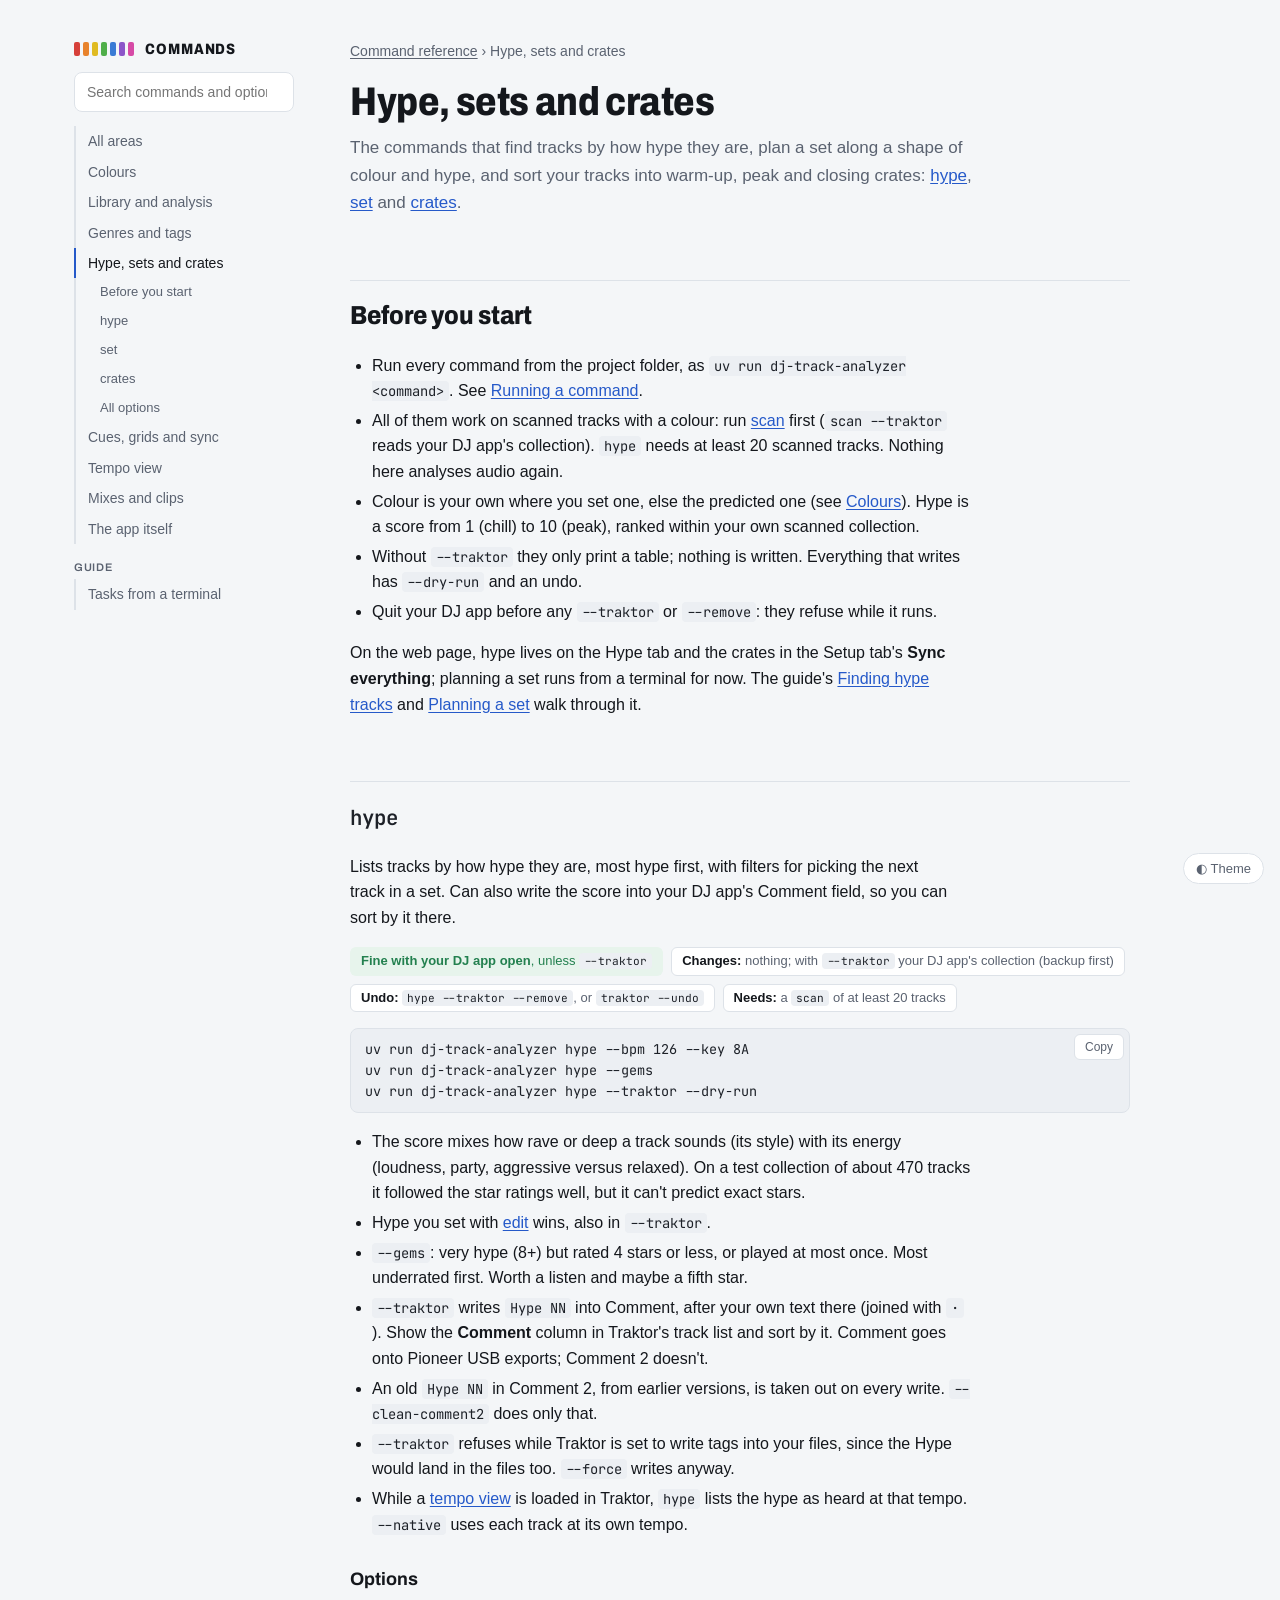
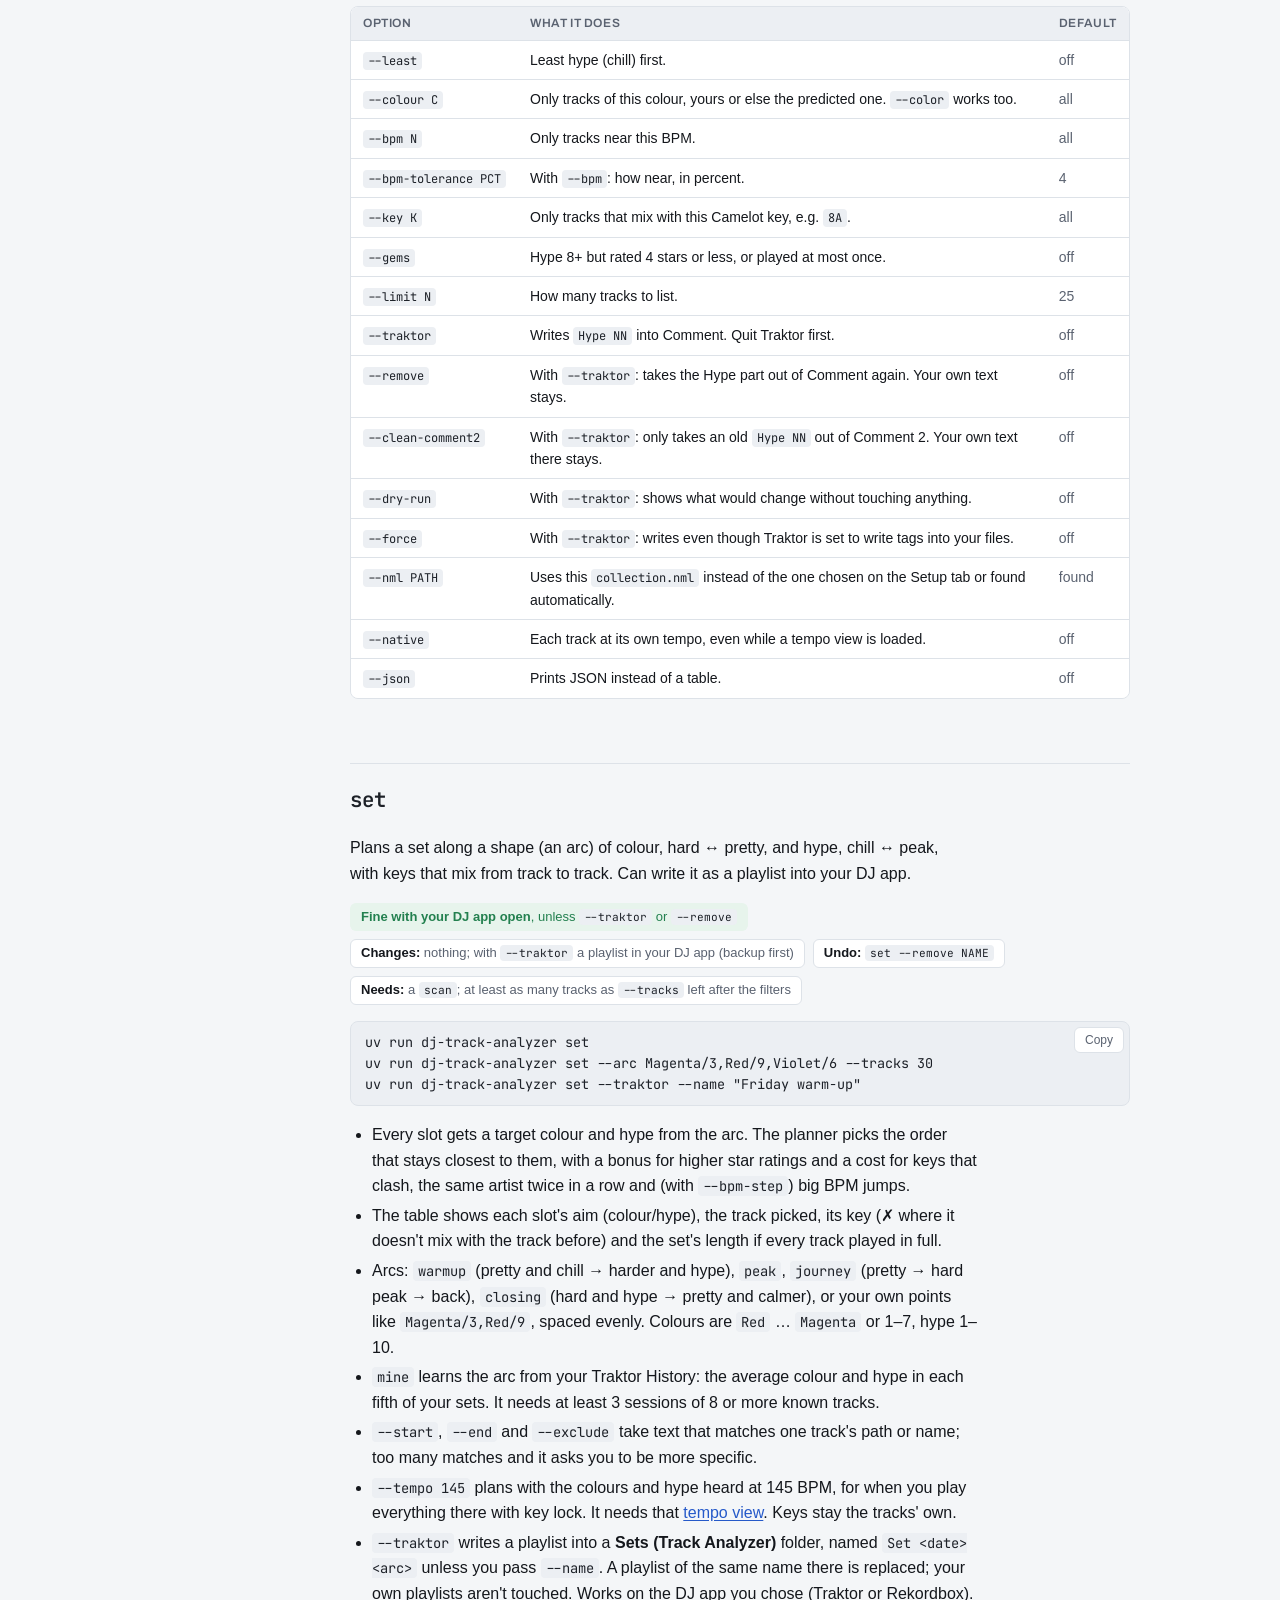
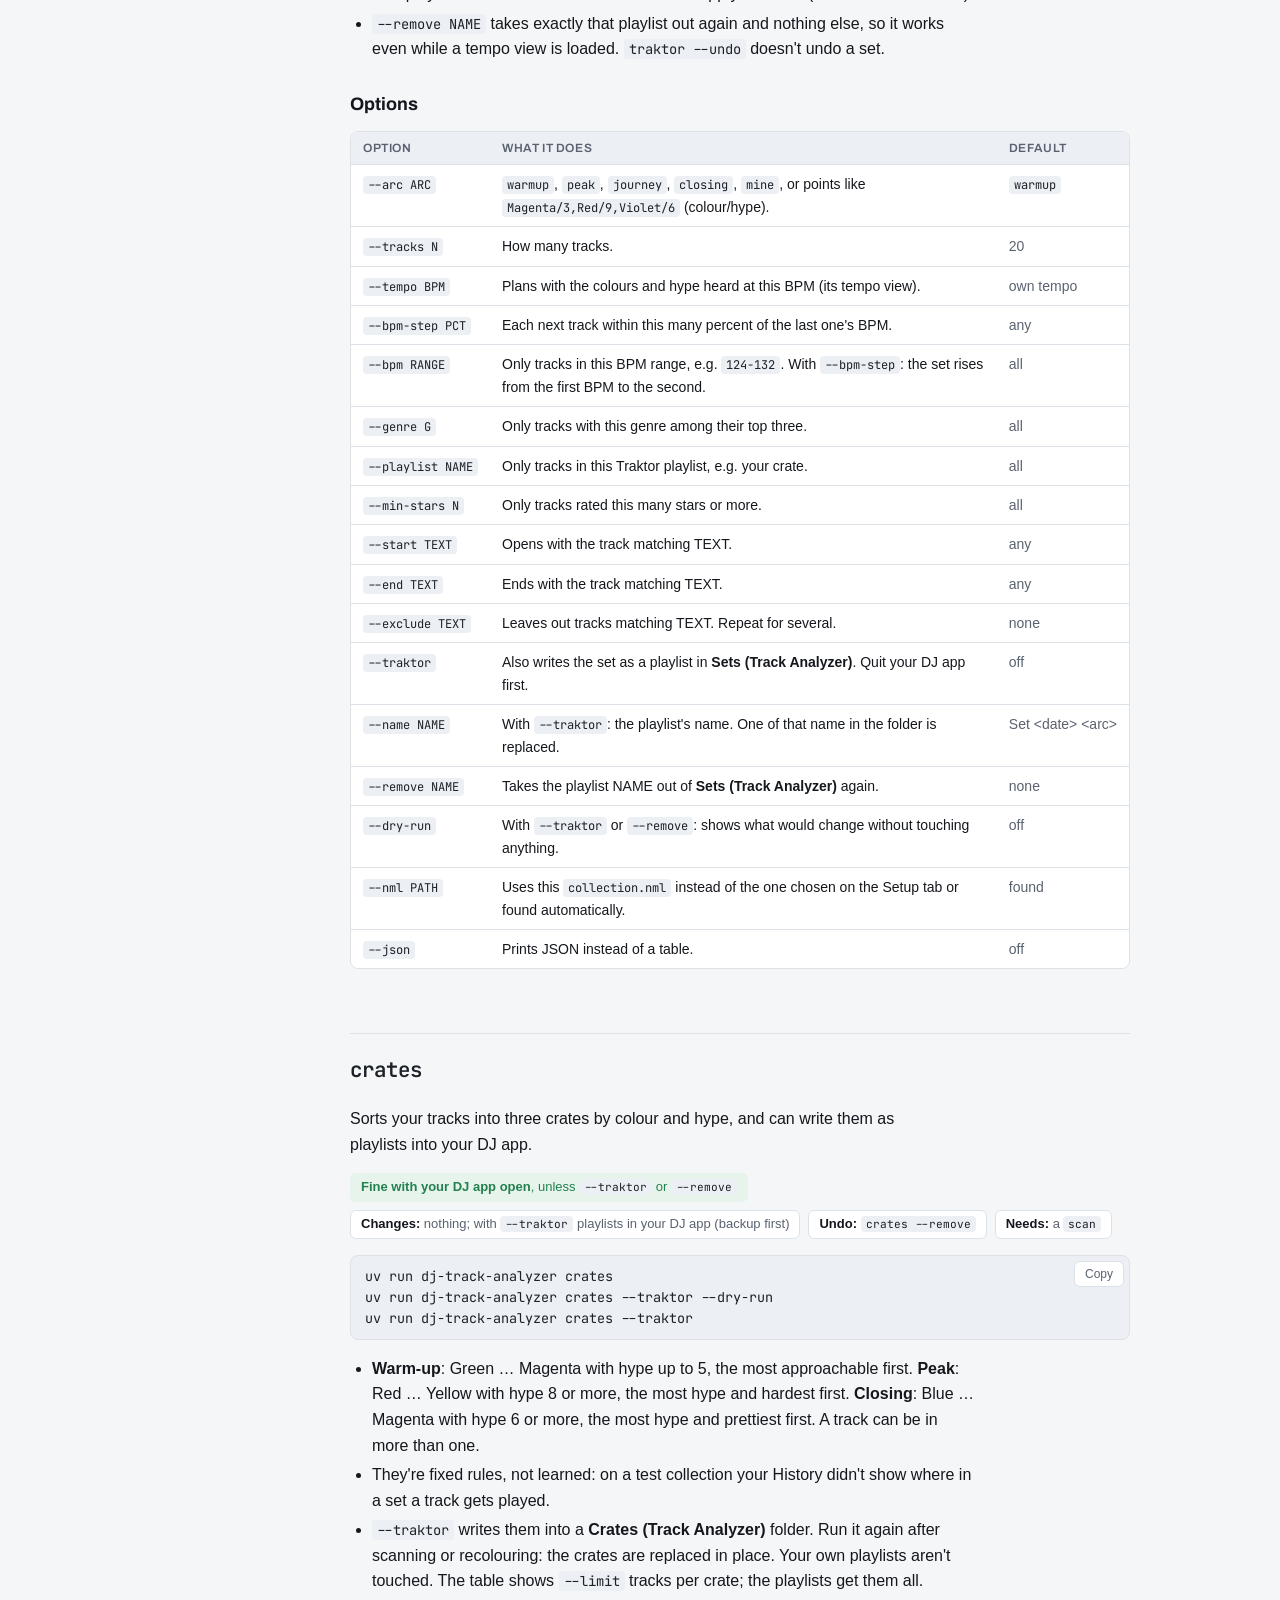
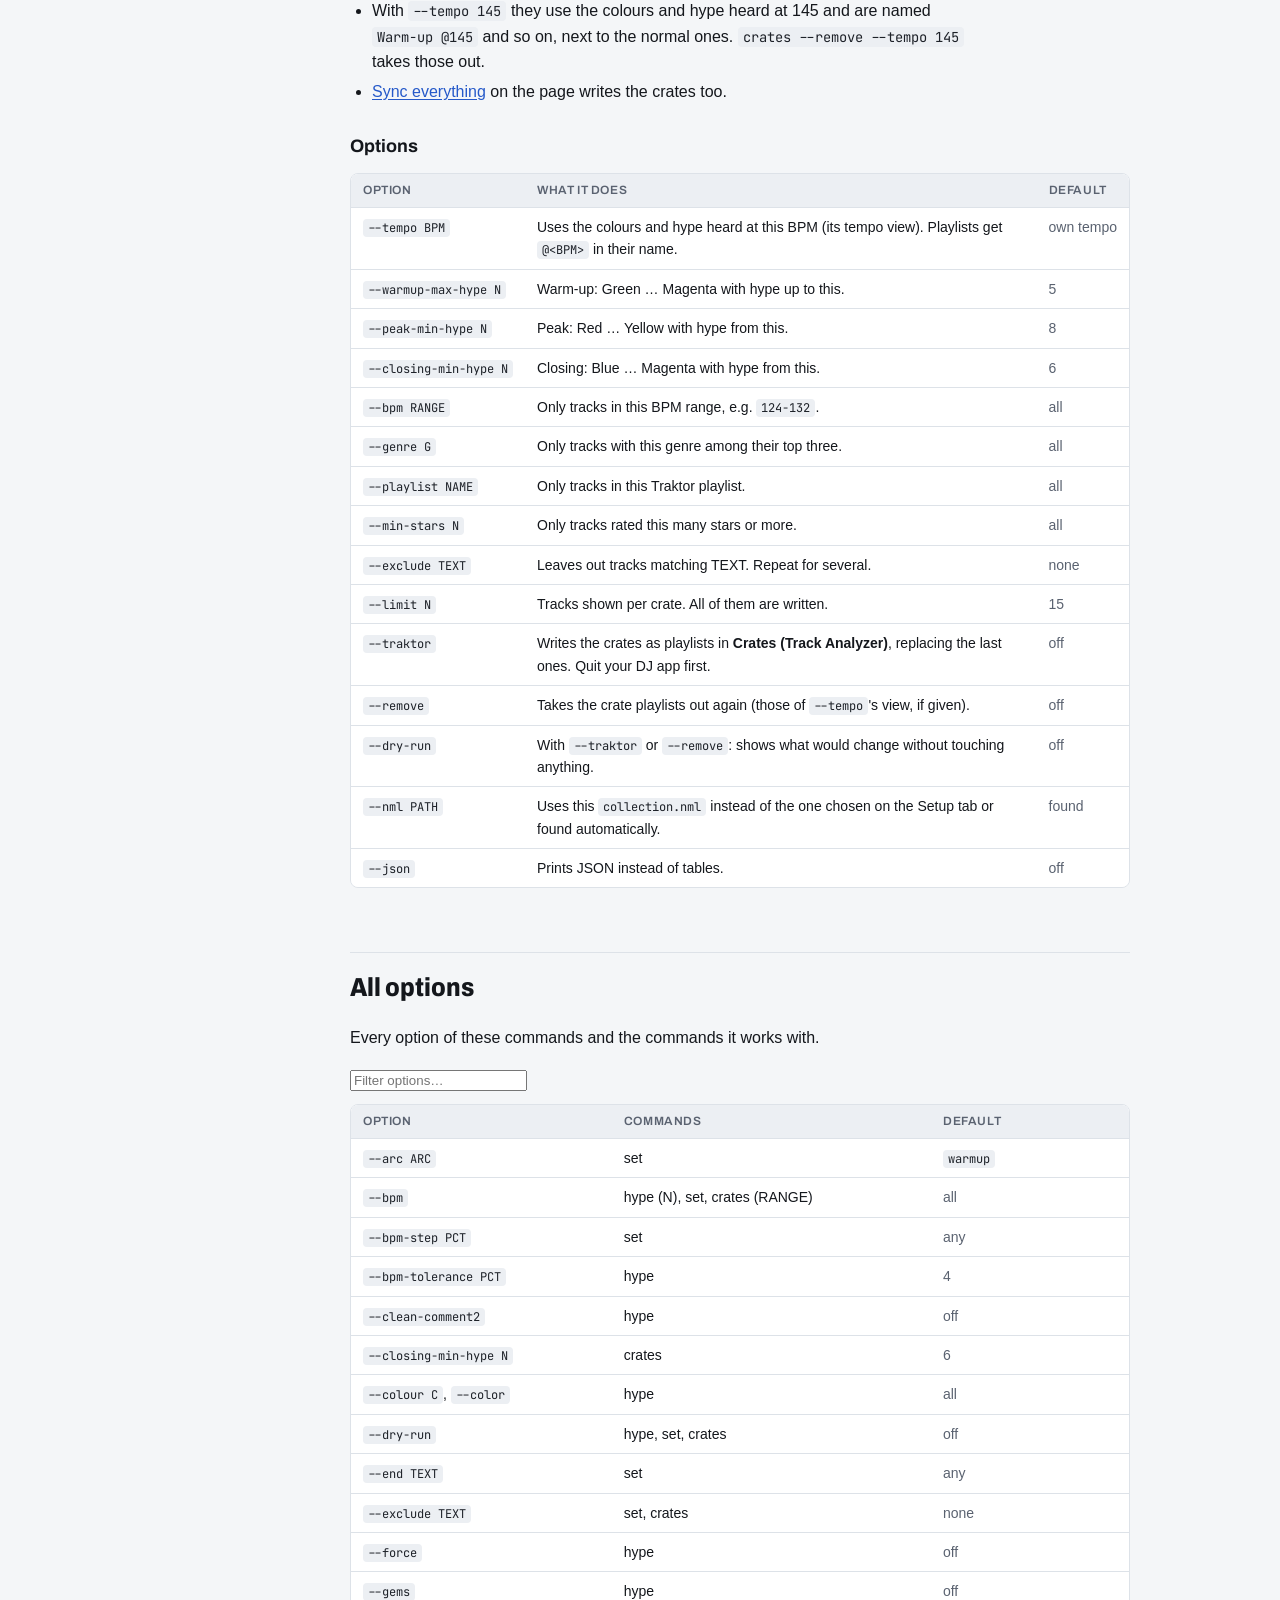
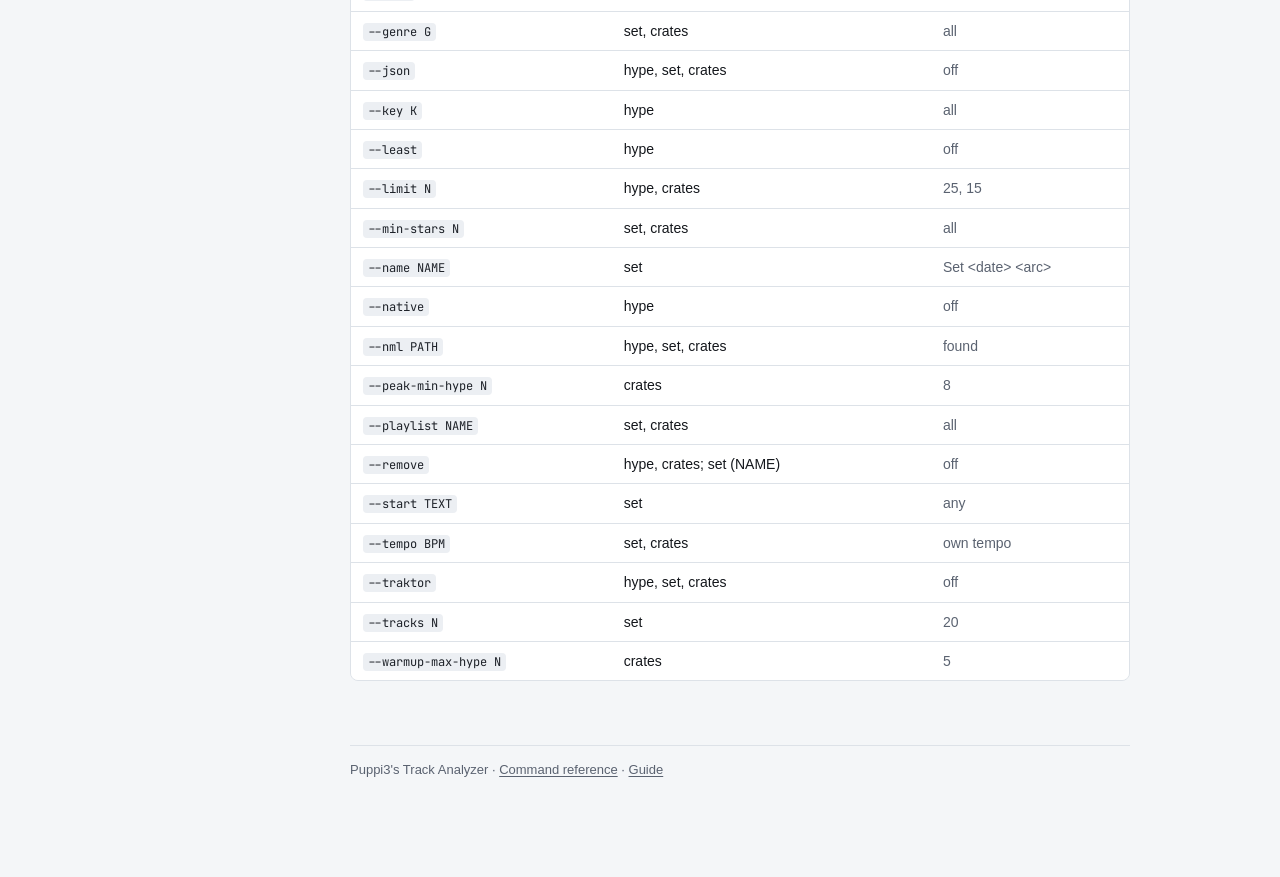
<file: track-analyzer/docs/commands/hype-sets.html>
<!doctype html>
<html lang="en">
<head>
<meta charset="utf-8">
<meta name="viewport" content="width=device-width, initial-scale=1">
<title>Hype, sets and crates · Command reference · Puppi3's Track Analyzer</title>
<link rel="preconnect" href="https://fonts.googleapis.com">
<link rel="preconnect" href="https://fonts.gstatic.com" crossorigin>
<link rel="stylesheet" href="https://fonts.googleapis.com/css2?family=Archivo:wdth,wght@75..100,500..800&family=JetBrains+Mono:wght@400;600&display=swap">
<link rel="stylesheet" href="ref.css">
</head>
<body>
<div class="layout">
<nav class="toc" aria-label="Command reference">
  <div class="brand"><i style="background:var(--red)"></i><i style="background:var(--orange)"></i><i style="background:var(--yellow)"></i><i style="background:var(--green)"></i><i style="background:var(--blue)"></i><i style="background:var(--violet)"></i><i style="background:var(--magenta)"></i><a href="index.html">Commands</a></div>
  <a href="index.html">All areas</a>
  <a href="colours.html">Colours</a>
  <a href="library.html">Library and analysis</a>
  <a href="genres.html">Genres and tags</a>
  <a href="hype-sets.html" aria-current="page">Hype, sets and crates</a>
  <a class="sub" href="#before">Before you start</a>
  <a class="sub" href="#hype">hype</a>
  <a class="sub" href="#set">set</a>
  <a class="sub" href="#crates">crates</a>
  <a class="sub" href="#all-options">All options</a>
  <a href="cues-grids-sync.html">Cues, grids and sync</a>
  <a href="tempo.html">Tempo view</a>
  <a href="mixes.html">Mixes and clips</a>
  <a href="app.html">The app itself</a>
  <div class="group">Guide</div>
  <a href="../GUIDE.html#cli">Tasks from a terminal</a>
</nav>

<main>
<div class="crumbs"><a href="index.html">Command reference</a> › Hype, sets and crates</div>
<h1>Hype, sets and crates</h1>
<p class="lede">The commands that find tracks by how hype they are, plan a set along a shape of colour and hype, and sort your tracks into warm-up, peak and closing crates: <a href="#hype">hype</a>, <a href="#set">set</a> and <a href="#crates">crates</a>.</p>

<h2 id="before">Before you start</h2>
<ul>
  <li>Run every command from the project folder, as <code>uv run dj-track-analyzer &lt;command&gt;</code>. See <a href="index.html#running">Running a command</a>.</li>
  <li>All of them work on scanned tracks with a colour: run <a href="library.html#scan">scan</a> first (<code>scan --traktor</code> reads your DJ app's collection). <code>hype</code> needs at least 20 scanned tracks. Nothing here analyses audio again.</li>
  <li>Colour is your own where you set one, else the predicted one (see <a href="colours.html">Colours</a>). Hype is a score from 1 (chill) to 10 (peak), ranked within your own scanned collection.</li>
  <li>Without <code>--traktor</code> they only print a table; nothing is written. Everything that writes has <code>--dry-run</code> and an undo.</li>
  <li>Quit your DJ app before any <code>--traktor</code> or <code>--remove</code>: they refuse while it runs.</li>
</ul>
<p>On the web page, hype lives on the Hype tab and the crates in the Setup tab's <b>Sync everything</b>; planning a set runs from a terminal for now. The guide's <a href="../GUIDE.html#hype">Finding hype tracks</a> and <a href="../GUIDE.html#sets">Planning a set</a> walk through it.</p>

<h2 id="hype"><code>hype</code></h2>
<p>Lists tracks by how hype they are, most hype first, with filters for picking the next track in a set. Can also write the score into your DJ app's Comment field, so you can sort by it there.</p>
<ul class="facts">
  <li class="ok"><b>Fine with your DJ app open</b>, unless <code>--traktor</code></li>
  <li><b>Changes:</b> nothing; with <code>--traktor</code> your DJ app's collection (backup first)</li>
  <li><b>Undo:</b> <code>hype --traktor --remove</code>, or <code>traktor --undo</code></li>
  <li><b>Needs:</b> a <code>scan</code> of at least 20 tracks</li>
</ul>
<div class="cmd"><pre>uv run dj-track-analyzer hype --bpm 126 --key 8A
uv run dj-track-analyzer hype --gems
uv run dj-track-analyzer hype --traktor --dry-run</pre></div>
<ul>
  <li>The score mixes how rave or deep a track sounds (its style) with its energy (loudness, party, aggressive versus relaxed). On a test collection of about 470 tracks it followed the star ratings well, but it can't predict exact stars.</li>
  <li>Hype you set with <a href="genres.html#edit">edit</a> wins, also in <code>--traktor</code>.</li>
  <li><code>--gems</code>: very hype (8+) but rated 4 stars or less, or played at most once. Most underrated first. Worth a listen and maybe a fifth star.</li>
  <li><code>--traktor</code> writes <code>Hype NN</code> into Comment, after your own text there (joined with <code> · </code>). Show the <b>Comment</b> column in Traktor's track list and sort by it. Comment goes onto Pioneer USB exports; Comment 2 doesn't.</li>
  <li>An old <code>Hype NN</code> in Comment 2, from earlier versions, is taken out on every write. <code>--clean-comment2</code> does only that.</li>
  <li><code>--traktor</code> refuses while Traktor is set to write tags into your files, since the Hype would land in the files too. <code>--force</code> writes anyway.</li>
  <li>While a <a href="tempo.html">tempo view</a> is loaded in Traktor, <code>hype</code> lists the hype as heard at that tempo. <code>--native</code> uses each track at its own tempo.</li>
</ul>
<h3>Options</h3>
<div class="table-wrap"><table>
<thead><tr><th>Option</th><th>What it does</th><th>Default</th></tr></thead>
<tbody>
<tr><td><code>--least</code></td><td>Least hype (chill) first.</td><td class="def">off</td></tr>
<tr><td><code>--colour C</code></td><td>Only tracks of this colour, yours or else the predicted one. <code>--color</code> works too.</td><td class="def">all</td></tr>
<tr><td><code>--bpm N</code></td><td>Only tracks near this BPM.</td><td class="def">all</td></tr>
<tr><td><code>--bpm-tolerance PCT</code></td><td>With <code>--bpm</code>: how near, in percent.</td><td class="def">4</td></tr>
<tr><td><code>--key K</code></td><td>Only tracks that mix with this Camelot key, e.g. <code>8A</code>.</td><td class="def">all</td></tr>
<tr><td><code>--gems</code></td><td>Hype 8+ but rated 4 stars or less, or played at most once.</td><td class="def">off</td></tr>
<tr><td><code>--limit N</code></td><td>How many tracks to list.</td><td class="def">25</td></tr>
<tr><td><code>--traktor</code></td><td>Writes <code>Hype NN</code> into Comment. Quit Traktor first.</td><td class="def">off</td></tr>
<tr><td><code>--remove</code></td><td>With <code>--traktor</code>: takes the Hype part out of Comment again. Your own text stays.</td><td class="def">off</td></tr>
<tr><td><code>--clean-comment2</code></td><td>With <code>--traktor</code>: only takes an old <code>Hype NN</code> out of Comment 2. Your own text there stays.</td><td class="def">off</td></tr>
<tr><td><code>--dry-run</code></td><td>With <code>--traktor</code>: shows what would change without touching anything.</td><td class="def">off</td></tr>
<tr><td><code>--force</code></td><td>With <code>--traktor</code>: writes even though Traktor is set to write tags into your files.</td><td class="def">off</td></tr>
<tr><td><code>--nml PATH</code></td><td>Uses this <code>collection.nml</code> instead of the one chosen on the Setup tab or found automatically.</td><td class="def">found</td></tr>
<tr><td><code>--native</code></td><td>Each track at its own tempo, even while a tempo view is loaded.</td><td class="def">off</td></tr>
<tr><td><code>--json</code></td><td>Prints JSON instead of a table.</td><td class="def">off</td></tr>
</tbody></table></div>

<h2 id="set"><code>set</code></h2>
<p>Plans a set along a shape (an arc) of colour, hard ↔ pretty, and hype, chill ↔ peak, with keys that mix from track to track. Can write it as a playlist into your DJ app.</p>
<ul class="facts">
  <li class="ok"><b>Fine with your DJ app open</b>, unless <code>--traktor</code> or <code>--remove</code></li>
  <li><b>Changes:</b> nothing; with <code>--traktor</code> a playlist in your DJ app (backup first)</li>
  <li><b>Undo:</b> <code>set --remove NAME</code></li>
  <li><b>Needs:</b> a <code>scan</code>; at least as many tracks as <code>--tracks</code> left after the filters</li>
</ul>
<div class="cmd"><pre>uv run dj-track-analyzer set
uv run dj-track-analyzer set --arc Magenta/3,Red/9,Violet/6 --tracks 30
uv run dj-track-analyzer set --traktor --name "Friday warm-up"</pre></div>
<ul>
  <li>Every slot gets a target colour and hype from the arc. The planner picks the order that stays closest to them, with a bonus for higher star ratings and a cost for keys that clash, the same artist twice in a row and (with <code>--bpm-step</code>) big BPM jumps.</li>
  <li>The table shows each slot's aim (colour/hype), the track picked, its key (✗ where it doesn't mix with the track before) and the set's length if every track played in full.</li>
  <li>Arcs: <code>warmup</code> (pretty and chill → harder and hype), <code>peak</code>, <code>journey</code> (pretty → hard peak → back), <code>closing</code> (hard and hype → pretty and calmer), or your own points like <code>Magenta/3,Red/9</code>, spaced evenly. Colours are <code>Red</code> … <code>Magenta</code> or 1–7, hype 1–10.</li>
  <li><code>mine</code> learns the arc from your Traktor History: the average colour and hype in each fifth of your sets. It needs at least 3 sessions of 8 or more known tracks.</li>
  <li><code>--start</code>, <code>--end</code> and <code>--exclude</code> take text that matches one track's path or name; too many matches and it asks you to be more specific.</li>
  <li><code>--tempo 145</code> plans with the colours and hype heard at 145 BPM, for when you play everything there with key lock. It needs that <a href="tempo.html">tempo view</a>. Keys stay the tracks' own.</li>
  <li><code>--traktor</code> writes a playlist into a <b>Sets (Track Analyzer)</b> folder, named <code>Set &lt;date&gt; &lt;arc&gt;</code> unless you pass <code>--name</code>. A playlist of the same name there is replaced; your own playlists aren't touched. Works on the DJ app you chose (Traktor or Rekordbox).</li>
  <li><code>--remove NAME</code> takes exactly that playlist out again and nothing else, so it works even while a tempo view is loaded. <code>traktor --undo</code> doesn't undo a set.</li>
</ul>
<h3>Options</h3>
<div class="table-wrap"><table>
<thead><tr><th>Option</th><th>What it does</th><th>Default</th></tr></thead>
<tbody>
<tr><td><code>--arc ARC</code></td><td><code>warmup</code>, <code>peak</code>, <code>journey</code>, <code>closing</code>, <code>mine</code>, or points like <code>Magenta/3,Red/9,Violet/6</code> (colour/hype).</td><td class="def"><code>warmup</code></td></tr>
<tr><td><code>--tracks N</code></td><td>How many tracks.</td><td class="def">20</td></tr>
<tr><td><code>--tempo BPM</code></td><td>Plans with the colours and hype heard at this BPM (its tempo view).</td><td class="def">own tempo</td></tr>
<tr><td><code>--bpm-step PCT</code></td><td>Each next track within this many percent of the last one's BPM.</td><td class="def">any</td></tr>
<tr><td><code>--bpm RANGE</code></td><td>Only tracks in this BPM range, e.g. <code>124-132</code>. With <code>--bpm-step</code>: the set rises from the first BPM to the second.</td><td class="def">all</td></tr>
<tr><td><code>--genre G</code></td><td>Only tracks with this genre among their top three.</td><td class="def">all</td></tr>
<tr><td><code>--playlist NAME</code></td><td>Only tracks in this Traktor playlist, e.g. your crate.</td><td class="def">all</td></tr>
<tr><td><code>--min-stars N</code></td><td>Only tracks rated this many stars or more.</td><td class="def">all</td></tr>
<tr><td><code>--start TEXT</code></td><td>Opens with the track matching TEXT.</td><td class="def">any</td></tr>
<tr><td><code>--end TEXT</code></td><td>Ends with the track matching TEXT.</td><td class="def">any</td></tr>
<tr><td><code>--exclude TEXT</code></td><td>Leaves out tracks matching TEXT. Repeat for several.</td><td class="def">none</td></tr>
<tr><td><code>--traktor</code></td><td>Also writes the set as a playlist in <b>Sets (Track Analyzer)</b>. Quit your DJ app first.</td><td class="def">off</td></tr>
<tr><td><code>--name NAME</code></td><td>With <code>--traktor</code>: the playlist's name. One of that name in the folder is replaced.</td><td class="def">Set &lt;date&gt; &lt;arc&gt;</td></tr>
<tr><td><code>--remove NAME</code></td><td>Takes the playlist NAME out of <b>Sets (Track Analyzer)</b> again.</td><td class="def">none</td></tr>
<tr><td><code>--dry-run</code></td><td>With <code>--traktor</code> or <code>--remove</code>: shows what would change without touching anything.</td><td class="def">off</td></tr>
<tr><td><code>--nml PATH</code></td><td>Uses this <code>collection.nml</code> instead of the one chosen on the Setup tab or found automatically.</td><td class="def">found</td></tr>
<tr><td><code>--json</code></td><td>Prints JSON instead of a table.</td><td class="def">off</td></tr>
</tbody></table></div>

<h2 id="crates"><code>crates</code></h2>
<p>Sorts your tracks into three crates by colour and hype, and can write them as playlists into your DJ app.</p>
<ul class="facts">
  <li class="ok"><b>Fine with your DJ app open</b>, unless <code>--traktor</code> or <code>--remove</code></li>
  <li><b>Changes:</b> nothing; with <code>--traktor</code> playlists in your DJ app (backup first)</li>
  <li><b>Undo:</b> <code>crates --remove</code></li>
  <li><b>Needs:</b> a <code>scan</code></li>
</ul>
<div class="cmd"><pre>uv run dj-track-analyzer crates
uv run dj-track-analyzer crates --traktor --dry-run
uv run dj-track-analyzer crates --traktor</pre></div>
<ul>
  <li><b>Warm-up</b>: Green … Magenta with hype up to 5, the most approachable first. <b>Peak</b>: Red … Yellow with hype 8 or more, the most hype and hardest first. <b>Closing</b>: Blue … Magenta with hype 6 or more, the most hype and prettiest first. A track can be in more than one.</li>
  <li>They're fixed rules, not learned: on a test collection your History didn't show where in a set a track gets played.</li>
  <li><code>--traktor</code> writes them into a <b>Crates (Track Analyzer)</b> folder. Run it again after scanning or recolouring: the crates are replaced in place. Your own playlists aren't touched. The table shows <code>--limit</code> tracks per crate; the playlists get them all.</li>
  <li>With <code>--tempo 145</code> they use the colours and hype heard at 145 and are named <code>Warm-up @145</code> and so on, next to the normal ones. <code>crates --remove --tempo 145</code> takes those out.</li>
  <li><a href="../GUIDE.html#sync">Sync everything</a> on the page writes the crates too.</li>
</ul>
<h3>Options</h3>
<div class="table-wrap"><table>
<thead><tr><th>Option</th><th>What it does</th><th>Default</th></tr></thead>
<tbody>
<tr><td><code>--tempo BPM</code></td><td>Uses the colours and hype heard at this BPM (its tempo view). Playlists get <code> @&lt;BPM&gt;</code> in their name.</td><td class="def">own tempo</td></tr>
<tr><td><code>--warmup-max-hype N</code></td><td>Warm-up: Green … Magenta with hype up to this.</td><td class="def">5</td></tr>
<tr><td><code>--peak-min-hype N</code></td><td>Peak: Red … Yellow with hype from this.</td><td class="def">8</td></tr>
<tr><td><code>--closing-min-hype N</code></td><td>Closing: Blue … Magenta with hype from this.</td><td class="def">6</td></tr>
<tr><td><code>--bpm RANGE</code></td><td>Only tracks in this BPM range, e.g. <code>124-132</code>.</td><td class="def">all</td></tr>
<tr><td><code>--genre G</code></td><td>Only tracks with this genre among their top three.</td><td class="def">all</td></tr>
<tr><td><code>--playlist NAME</code></td><td>Only tracks in this Traktor playlist.</td><td class="def">all</td></tr>
<tr><td><code>--min-stars N</code></td><td>Only tracks rated this many stars or more.</td><td class="def">all</td></tr>
<tr><td><code>--exclude TEXT</code></td><td>Leaves out tracks matching TEXT. Repeat for several.</td><td class="def">none</td></tr>
<tr><td><code>--limit N</code></td><td>Tracks shown per crate. All of them are written.</td><td class="def">15</td></tr>
<tr><td><code>--traktor</code></td><td>Writes the crates as playlists in <b>Crates (Track Analyzer)</b>, replacing the last ones. Quit your DJ app first.</td><td class="def">off</td></tr>
<tr><td><code>--remove</code></td><td>Takes the crate playlists out again (those of <code>--tempo</code>'s view, if given).</td><td class="def">off</td></tr>
<tr><td><code>--dry-run</code></td><td>With <code>--traktor</code> or <code>--remove</code>: shows what would change without touching anything.</td><td class="def">off</td></tr>
<tr><td><code>--nml PATH</code></td><td>Uses this <code>collection.nml</code> instead of the one chosen on the Setup tab or found automatically.</td><td class="def">found</td></tr>
<tr><td><code>--json</code></td><td>Prints JSON instead of tables.</td><td class="def">off</td></tr>
</tbody></table></div>

<h2 id="all-options">All options</h2>
<p>Every option of these commands and the commands it works with.</p>
<input class="filter" data-table="opt-table" type="search" placeholder="Filter options…" aria-label="Filter options">
<div class="table-wrap"><table id="opt-table">
<thead><tr><th>Option</th><th>Commands</th><th>Default</th></tr></thead>
<tbody>
<tr><td><code>--arc ARC</code></td><td>set</td><td class="def"><code>warmup</code></td></tr>
<tr><td><code>--bpm</code></td><td>hype (N), set, crates (RANGE)</td><td class="def">all</td></tr>
<tr><td><code>--bpm-step PCT</code></td><td>set</td><td class="def">any</td></tr>
<tr><td><code>--bpm-tolerance PCT</code></td><td>hype</td><td class="def">4</td></tr>
<tr><td><code>--clean-comment2</code></td><td>hype</td><td class="def">off</td></tr>
<tr><td><code>--closing-min-hype N</code></td><td>crates</td><td class="def">6</td></tr>
<tr><td><code>--colour C</code>, <code>--color</code></td><td>hype</td><td class="def">all</td></tr>
<tr><td><code>--dry-run</code></td><td>hype, set, crates</td><td class="def">off</td></tr>
<tr><td><code>--end TEXT</code></td><td>set</td><td class="def">any</td></tr>
<tr><td><code>--exclude TEXT</code></td><td>set, crates</td><td class="def">none</td></tr>
<tr><td><code>--force</code></td><td>hype</td><td class="def">off</td></tr>
<tr><td><code>--gems</code></td><td>hype</td><td class="def">off</td></tr>
<tr><td><code>--genre G</code></td><td>set, crates</td><td class="def">all</td></tr>
<tr><td><code>--json</code></td><td>hype, set, crates</td><td class="def">off</td></tr>
<tr><td><code>--key K</code></td><td>hype</td><td class="def">all</td></tr>
<tr><td><code>--least</code></td><td>hype</td><td class="def">off</td></tr>
<tr><td><code>--limit N</code></td><td>hype, crates</td><td class="def">25, 15</td></tr>
<tr><td><code>--min-stars N</code></td><td>set, crates</td><td class="def">all</td></tr>
<tr><td><code>--name NAME</code></td><td>set</td><td class="def">Set &lt;date&gt; &lt;arc&gt;</td></tr>
<tr><td><code>--native</code></td><td>hype</td><td class="def">off</td></tr>
<tr><td><code>--nml PATH</code></td><td>hype, set, crates</td><td class="def">found</td></tr>
<tr><td><code>--peak-min-hype N</code></td><td>crates</td><td class="def">8</td></tr>
<tr><td><code>--playlist NAME</code></td><td>set, crates</td><td class="def">all</td></tr>
<tr><td><code>--remove</code></td><td>hype, crates; set (NAME)</td><td class="def">off</td></tr>
<tr><td><code>--start TEXT</code></td><td>set</td><td class="def">any</td></tr>
<tr><td><code>--tempo BPM</code></td><td>set, crates</td><td class="def">own tempo</td></tr>
<tr><td><code>--traktor</code></td><td>hype, set, crates</td><td class="def">off</td></tr>
<tr><td><code>--tracks N</code></td><td>set</td><td class="def">20</td></tr>
<tr><td><code>--warmup-max-hype N</code></td><td>crates</td><td class="def">5</td></tr>
</tbody></table></div>

<footer class="legal">Puppi3's Track Analyzer · <a href="index.html">Command reference</a> · <a href="../GUIDE.html">Guide</a></footer>
</main>
</div>
<button class="theme" id="theme" type="button" aria-label="Switch light or dark">◐ Theme</button>
<script src="ref.js"></script>
</body>
</html>
</file>
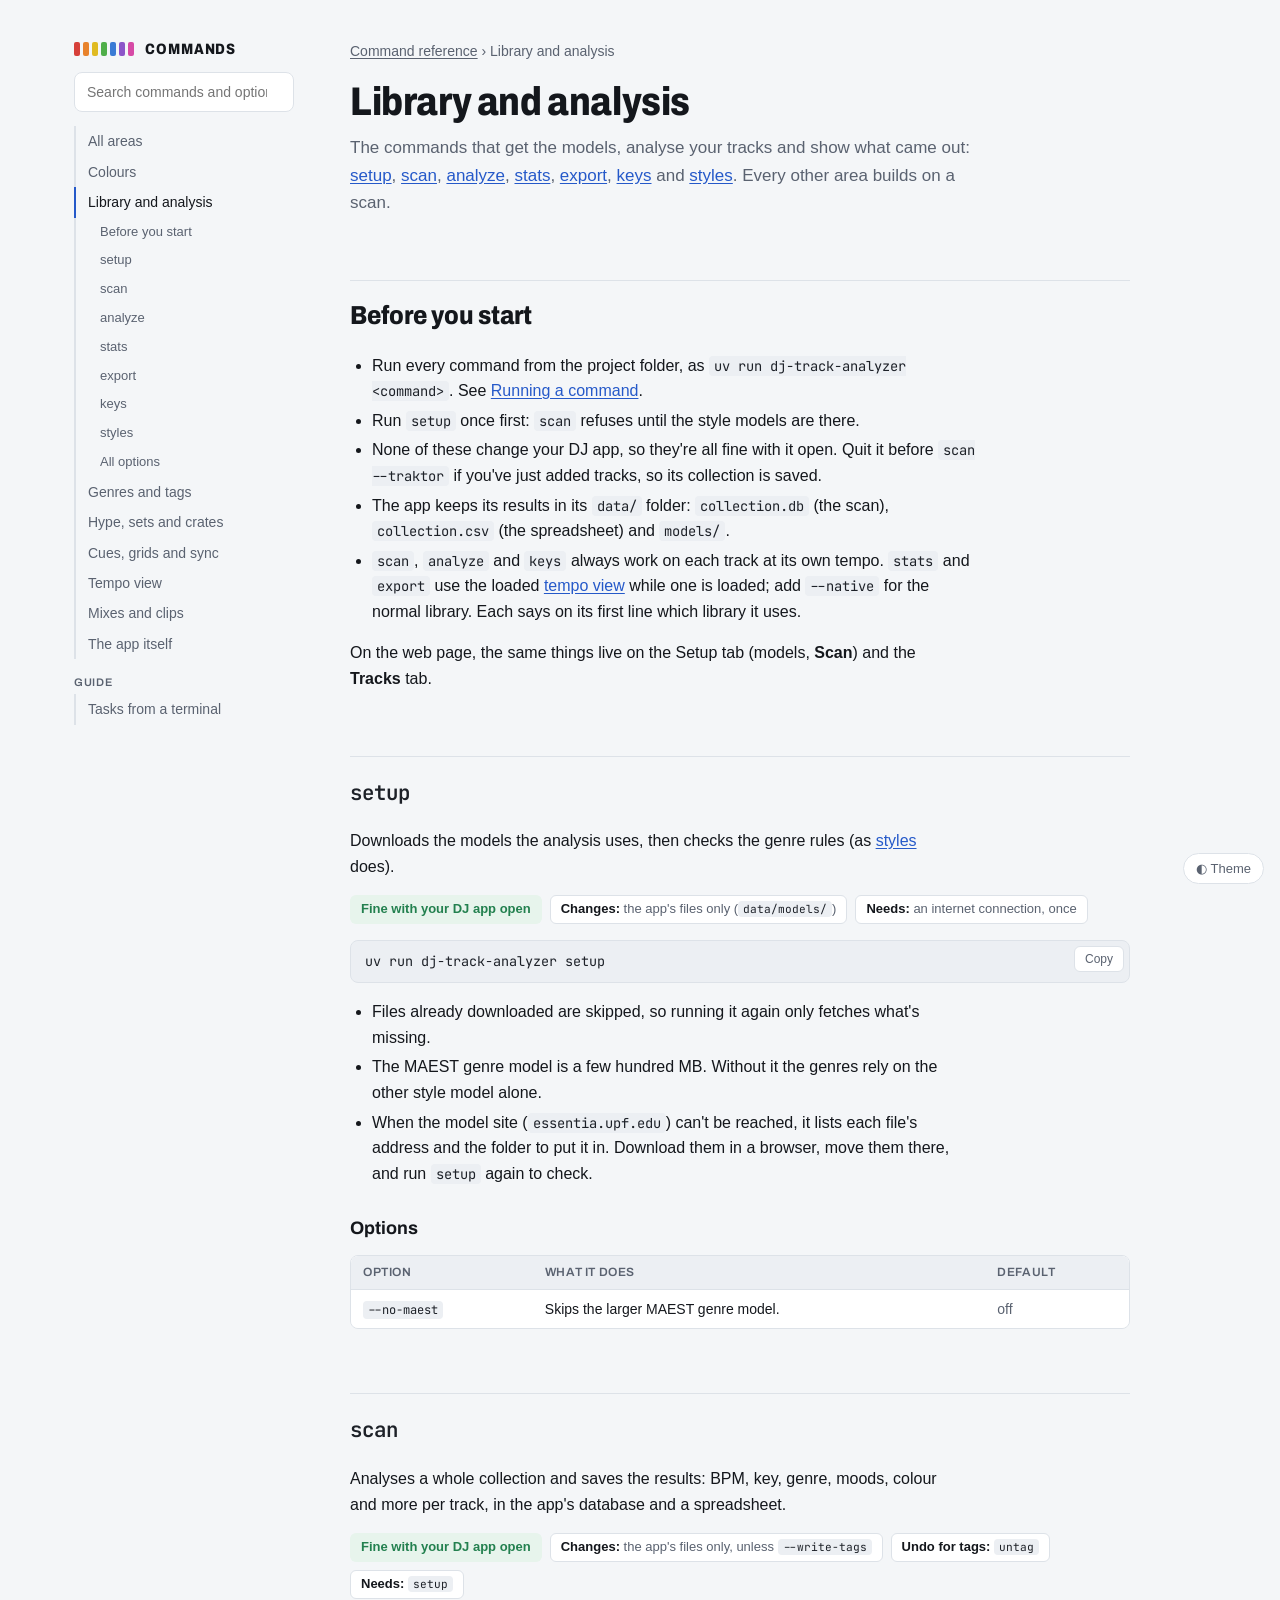
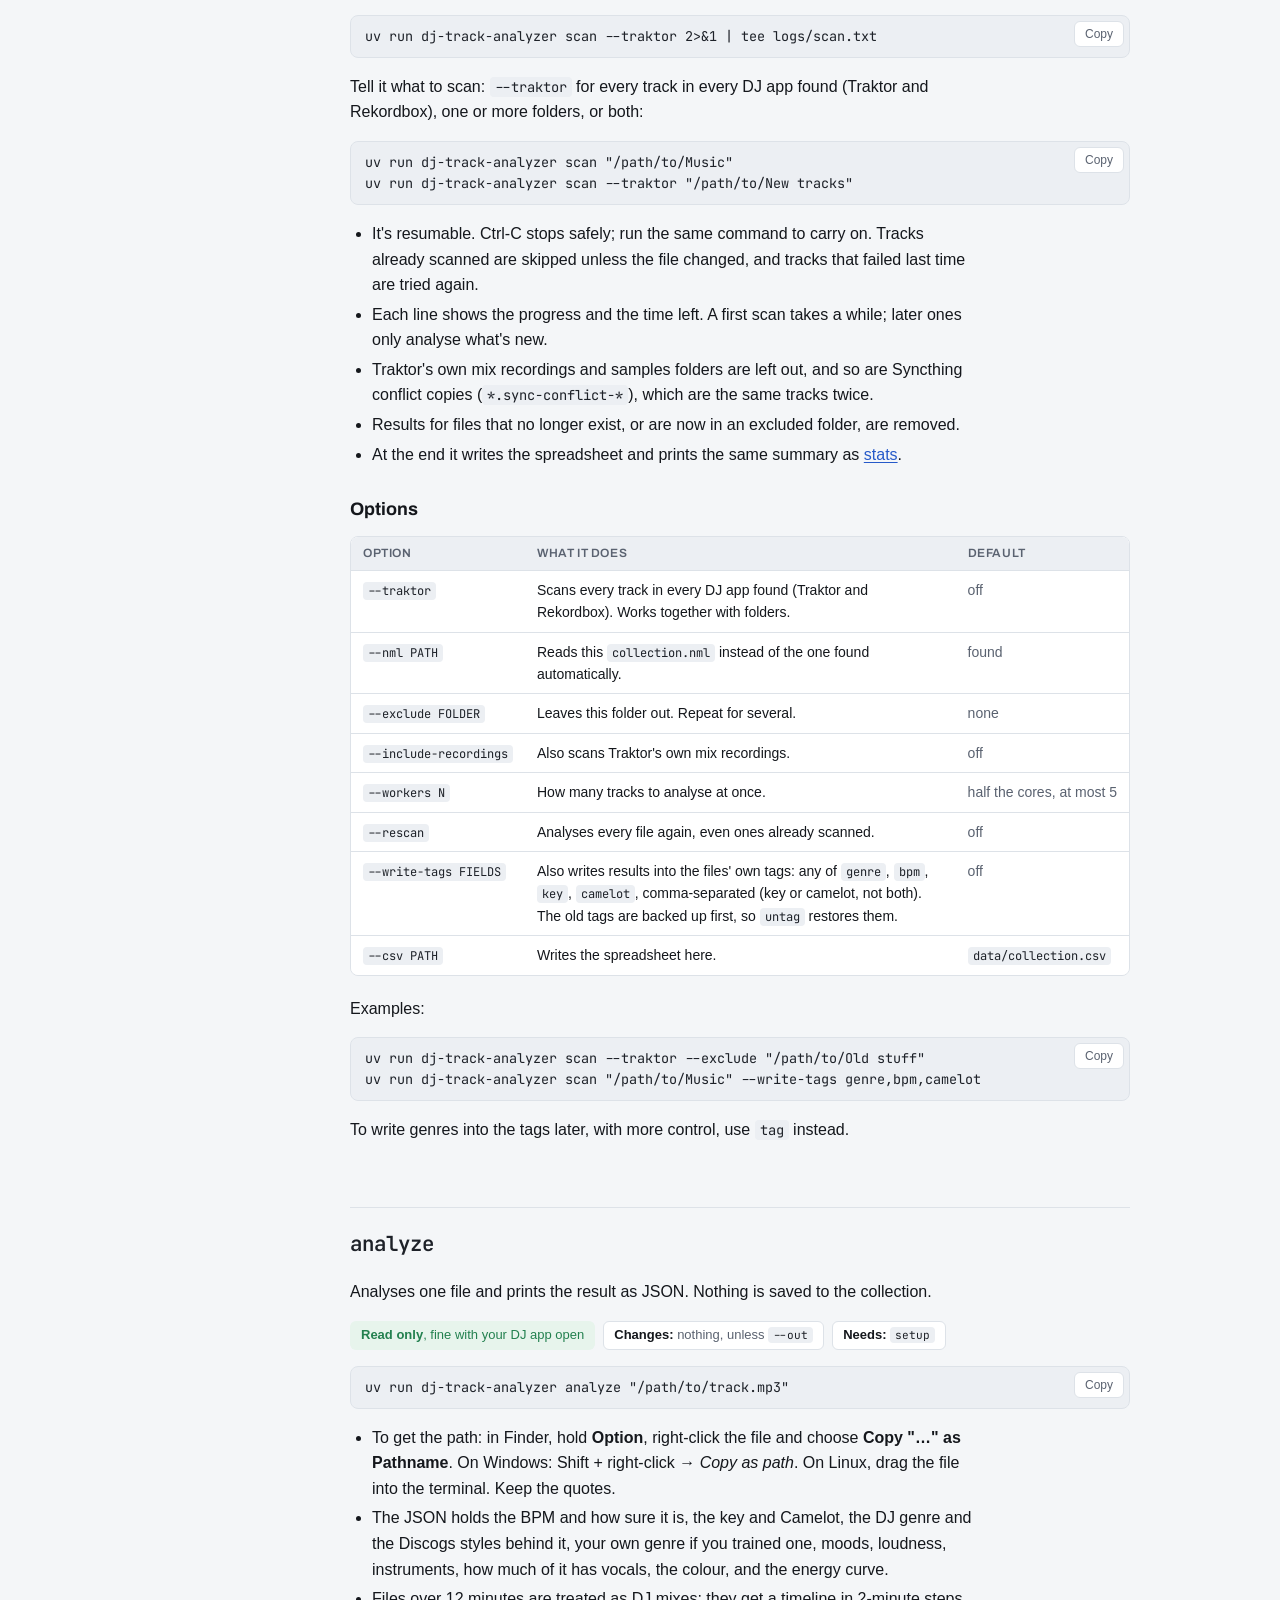
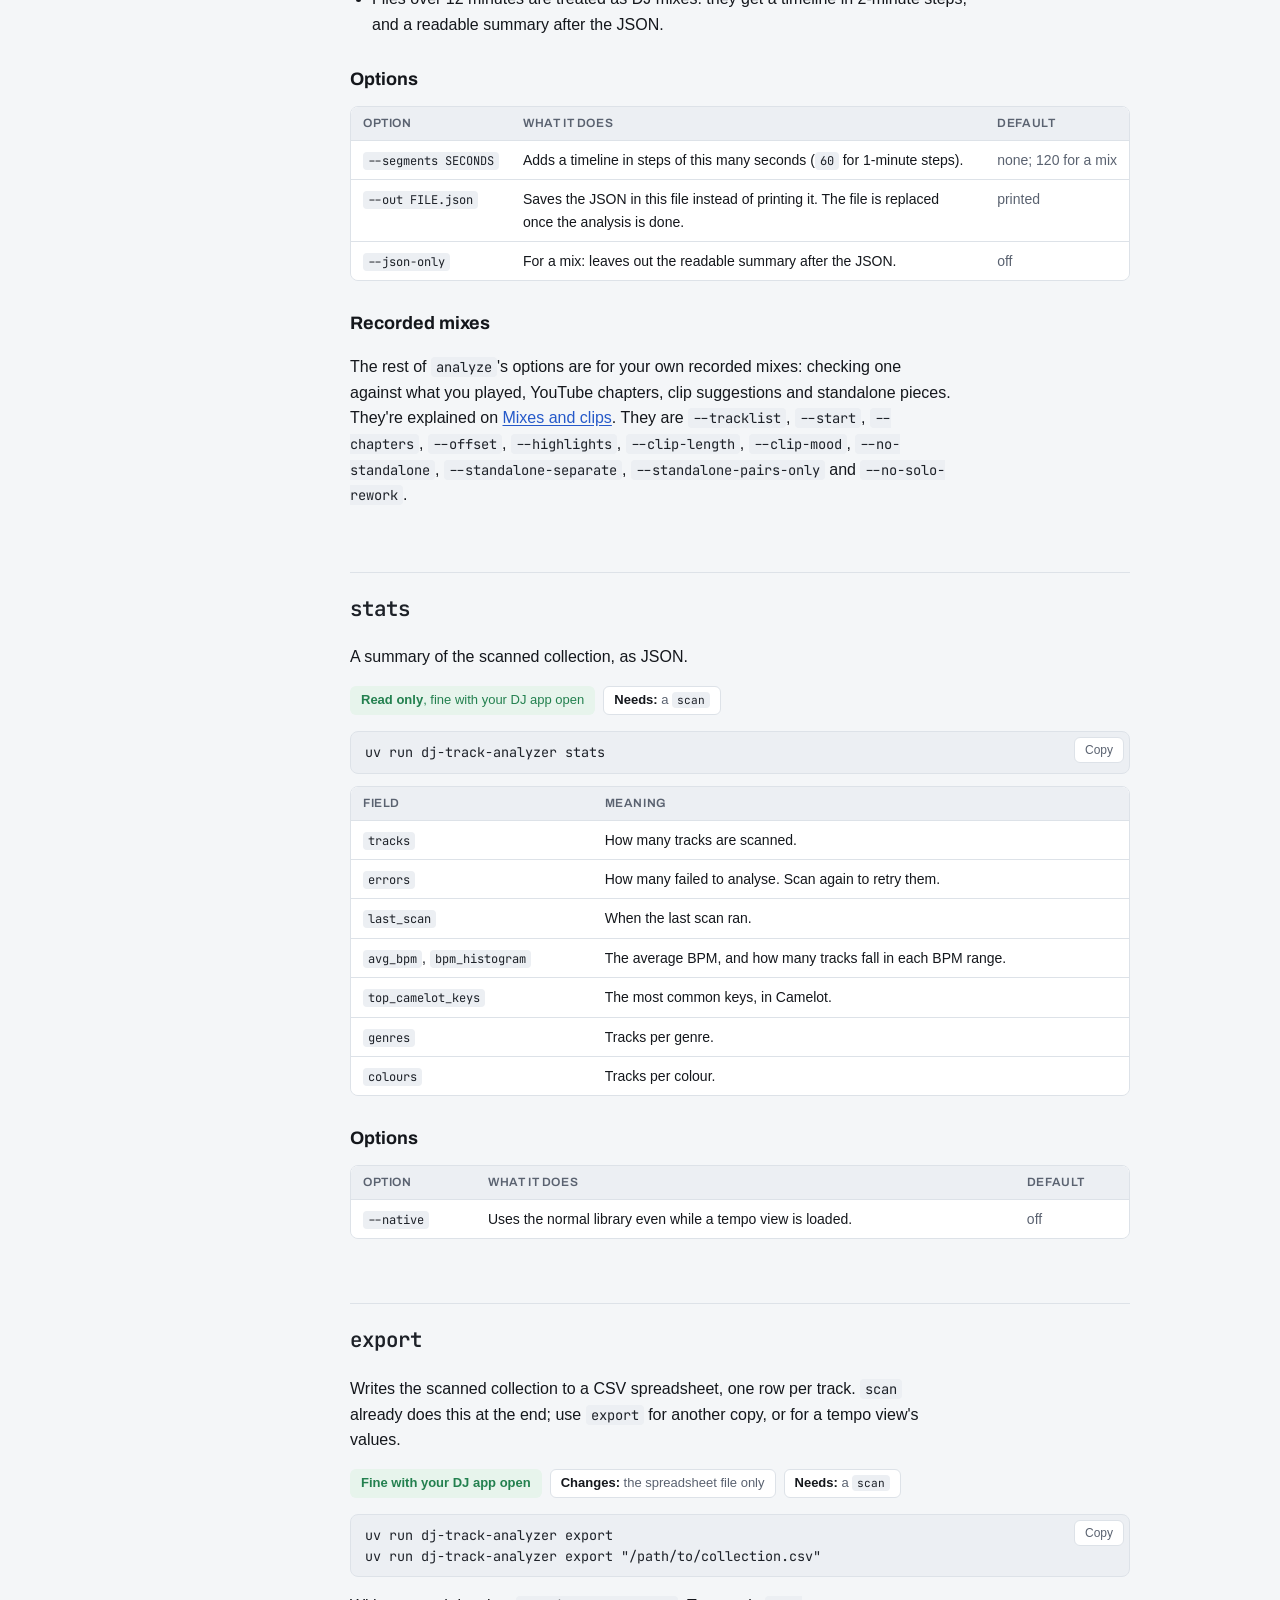
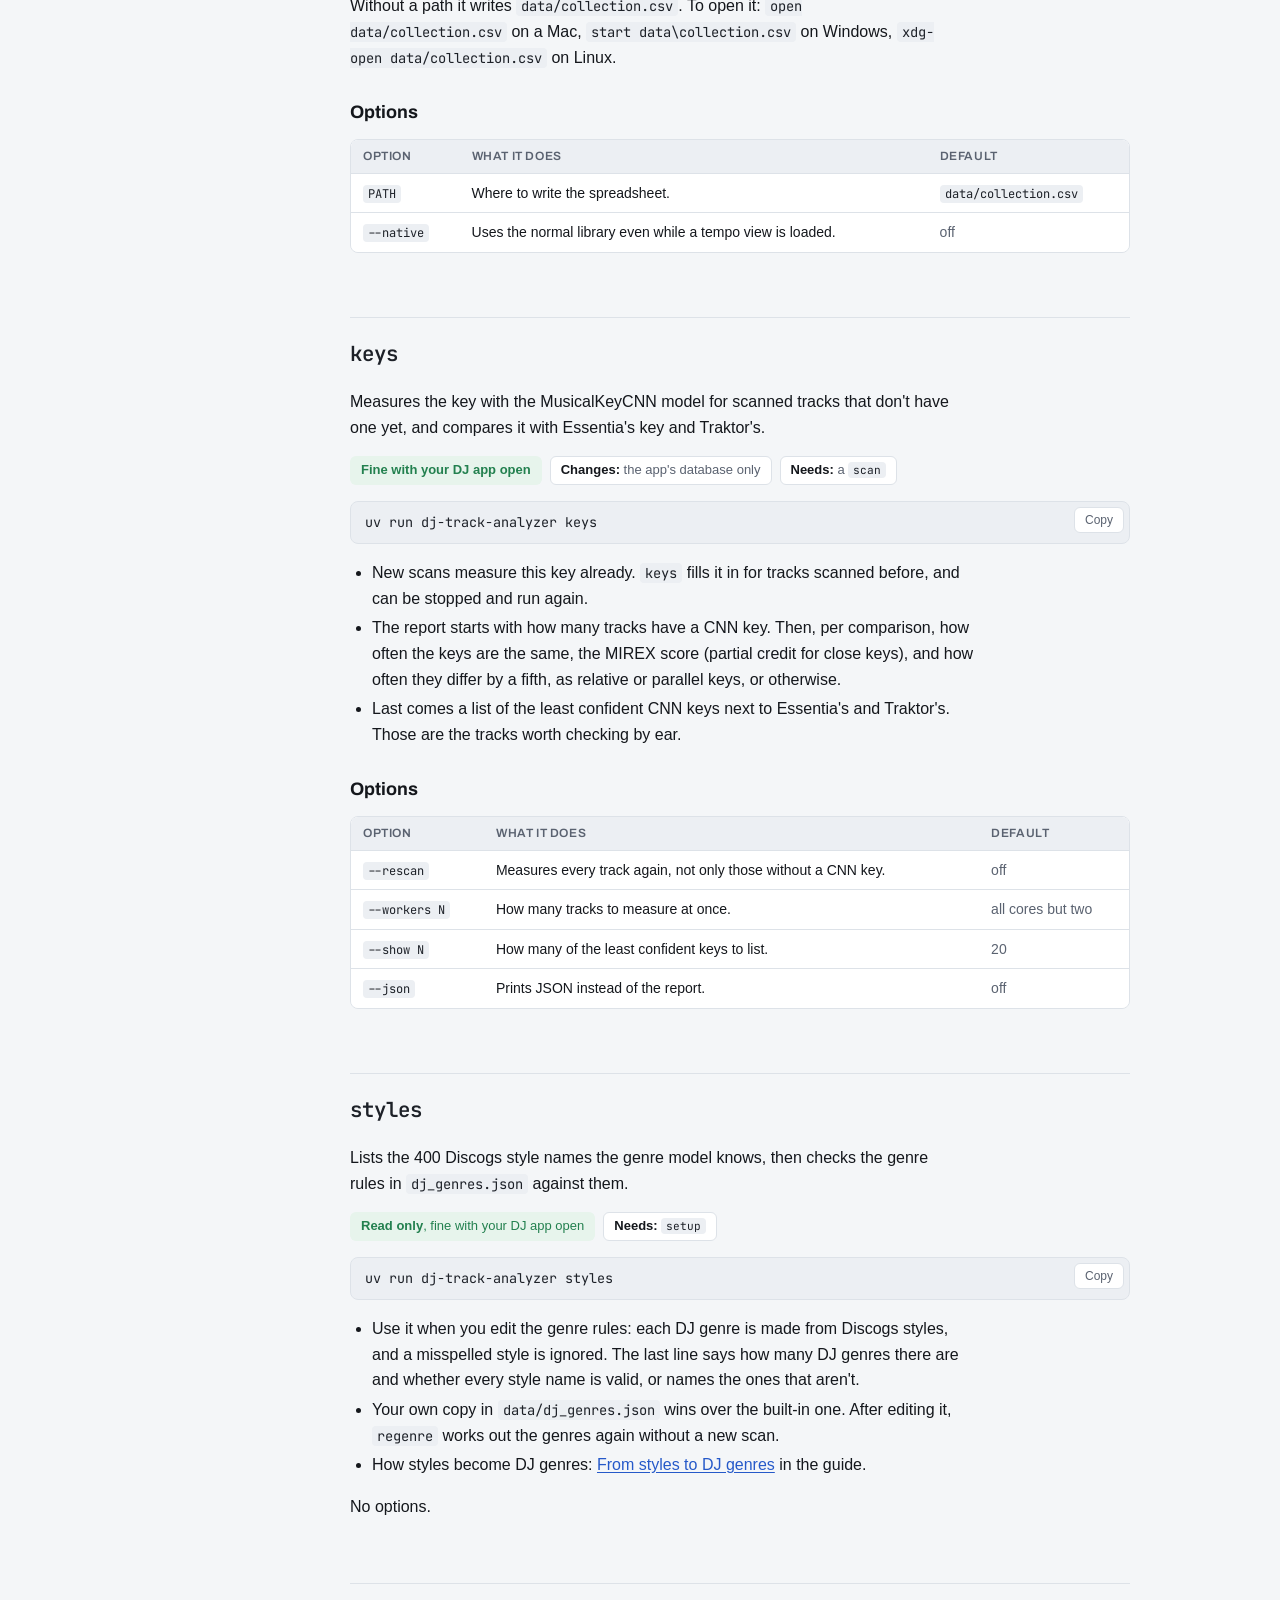
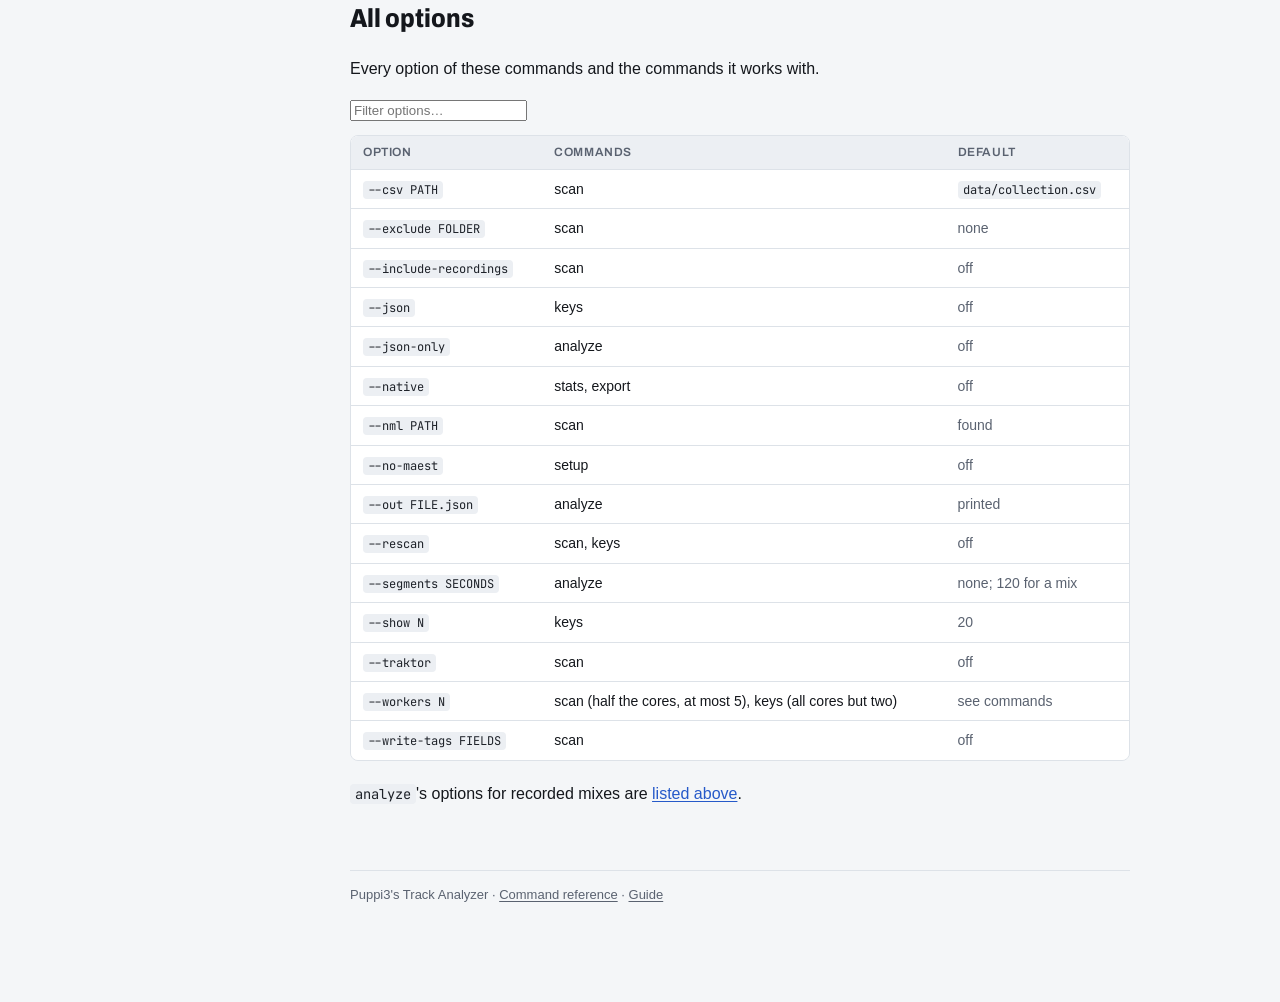
<file: track-analyzer/docs/commands/library.html>
<!doctype html>
<html lang="en">
<head>
<meta charset="utf-8">
<meta name="viewport" content="width=device-width, initial-scale=1">
<title>Library and analysis · Command reference · Puppi3's Track Analyzer</title>
<link rel="preconnect" href="https://fonts.googleapis.com">
<link rel="preconnect" href="https://fonts.gstatic.com" crossorigin>
<link rel="stylesheet" href="https://fonts.googleapis.com/css2?family=Archivo:wdth,wght@75..100,500..800&family=JetBrains+Mono:wght@400;600&display=swap">
<link rel="stylesheet" href="ref.css">
</head>
<body>
<div class="layout">
<nav class="toc" aria-label="Command reference">
  <div class="brand"><i style="background:var(--red)"></i><i style="background:var(--orange)"></i><i style="background:var(--yellow)"></i><i style="background:var(--green)"></i><i style="background:var(--blue)"></i><i style="background:var(--violet)"></i><i style="background:var(--magenta)"></i><a href="index.html">Commands</a></div>
  <a href="index.html">All areas</a>
  <a href="colours.html">Colours</a>
  <a href="library.html" aria-current="page">Library and analysis</a>
  <a class="sub" href="#before">Before you start</a>
  <a class="sub" href="#setup">setup</a>
  <a class="sub" href="#scan">scan</a>
  <a class="sub" href="#analyze">analyze</a>
  <a class="sub" href="#stats">stats</a>
  <a class="sub" href="#export">export</a>
  <a class="sub" href="#keys">keys</a>
  <a class="sub" href="#styles">styles</a>
  <a class="sub" href="#all-options">All options</a>
  <a href="genres.html">Genres and tags</a>
  <a href="hype-sets.html">Hype, sets and crates</a>
  <a href="cues-grids-sync.html">Cues, grids and sync</a>
  <a href="tempo.html">Tempo view</a>
  <a href="mixes.html">Mixes and clips</a>
  <a href="app.html">The app itself</a>
  <div class="group">Guide</div>
  <a href="../GUIDE.html#cli">Tasks from a terminal</a>
</nav>

<main>
<div class="crumbs"><a href="index.html">Command reference</a> › Library and analysis</div>
<h1>Library and analysis</h1>
<p class="lede">The commands that get the models, analyse your tracks and show what came out: <a href="#setup">setup</a>, <a href="#scan">scan</a>, <a href="#analyze">analyze</a>, <a href="#stats">stats</a>, <a href="#export">export</a>, <a href="#keys">keys</a> and <a href="#styles">styles</a>. Every other area builds on a scan.</p>

<h2 id="before">Before you start</h2>
<ul>
  <li>Run every command from the project folder, as <code>uv run dj-track-analyzer &lt;command&gt;</code>. See <a href="index.html#running">Running a command</a>.</li>
  <li>Run <code>setup</code> once first: <code>scan</code> refuses until the style models are there.</li>
  <li>None of these change your DJ app, so they're all fine with it open. Quit it before <code>scan --traktor</code> if you've just added tracks, so its collection is saved.</li>
  <li>The app keeps its results in its <code>data/</code> folder: <code>collection.db</code> (the scan), <code>collection.csv</code> (the spreadsheet) and <code>models/</code>.</li>
  <li><code>scan</code>, <code>analyze</code> and <code>keys</code> always work on each track at its own tempo. <code>stats</code> and <code>export</code> use the loaded <a href="tempo.html">tempo view</a> while one is loaded; add <code>--native</code> for the normal library. Each says on its first line which library it uses.</li>
</ul>
<p>On the web page, the same things live on the Setup tab (models, <b>Scan</b>) and the <b>Tracks</b> tab.</p>

<h2 id="setup"><code>setup</code></h2>
<p>Downloads the models the analysis uses, then checks the genre rules (as <a href="#styles">styles</a> does).</p>
<ul class="facts">
  <li class="ok"><b>Fine with your DJ app open</b></li>
  <li><b>Changes:</b> the app's files only (<code>data/models/</code>)</li>
  <li><b>Needs:</b> an internet connection, once</li>
</ul>
<div class="cmd"><pre>uv run dj-track-analyzer setup</pre></div>
<ul>
  <li>Files already downloaded are skipped, so running it again only fetches what's missing.</li>
  <li>The MAEST genre model is a few hundred MB. Without it the genres rely on the other style model alone.</li>
  <li>When the model site (<code>essentia.upf.edu</code>) can't be reached, it lists each file's address and the folder to put it in. Download them in a browser, move them there, and run <code>setup</code> again to check.</li>
</ul>
<h3>Options</h3>
<div class="table-wrap"><table>
<thead><tr><th>Option</th><th>What it does</th><th>Default</th></tr></thead>
<tbody>
<tr><td><code>--no-maest</code></td><td>Skips the larger MAEST genre model.</td><td class="def">off</td></tr>
</tbody></table></div>

<h2 id="scan"><code>scan</code></h2>
<p>Analyses a whole collection and saves the results: BPM, key, genre, moods, colour and more per track, in the app's database and a spreadsheet.</p>
<ul class="facts">
  <li class="ok"><b>Fine with your DJ app open</b></li>
  <li><b>Changes:</b> the app's files only, unless <code>--write-tags</code></li>
  <li><b>Undo for tags:</b> <code>untag</code></li>
  <li><b>Needs:</b> <code>setup</code></li>
</ul>
<div class="cmd"><pre>uv run dj-track-analyzer scan --traktor 2&gt;&amp;1 | tee logs/scan.txt</pre></div>
<p>Tell it what to scan: <code>--traktor</code> for every track in every DJ app found (Traktor and Rekordbox), one or more folders, or both:</p>
<div class="cmd"><pre>uv run dj-track-analyzer scan "/path/to/Music"
uv run dj-track-analyzer scan --traktor "/path/to/New tracks"</pre></div>
<ul>
  <li>It's resumable. Ctrl-C stops safely; run the same command to carry on. Tracks already scanned are skipped unless the file changed, and tracks that failed last time are tried again.</li>
  <li>Each line shows the progress and the time left. A first scan takes a while; later ones only analyse what's new.</li>
  <li>Traktor's own mix recordings and samples folders are left out, and so are Syncthing conflict copies (<code>*.sync-conflict-*</code>), which are the same tracks twice.</li>
  <li>Results for files that no longer exist, or are now in an excluded folder, are removed.</li>
  <li>At the end it writes the spreadsheet and prints the same summary as <a href="#stats">stats</a>.</li>
</ul>
<h3>Options</h3>
<div class="table-wrap"><table>
<thead><tr><th>Option</th><th>What it does</th><th>Default</th></tr></thead>
<tbody>
<tr><td><code>--traktor</code></td><td>Scans every track in every DJ app found (Traktor and Rekordbox). Works together with folders.</td><td class="def">off</td></tr>
<tr><td><code>--nml PATH</code></td><td>Reads this <code>collection.nml</code> instead of the one found automatically.</td><td class="def">found</td></tr>
<tr><td><code>--exclude FOLDER</code></td><td>Leaves this folder out. Repeat for several.</td><td class="def">none</td></tr>
<tr><td><code>--include-recordings</code></td><td>Also scans Traktor's own mix recordings.</td><td class="def">off</td></tr>
<tr><td><code>--workers N</code></td><td>How many tracks to analyse at once.</td><td class="def">half the cores, at most 5</td></tr>
<tr><td><code>--rescan</code></td><td>Analyses every file again, even ones already scanned.</td><td class="def">off</td></tr>
<tr><td><code>--write-tags FIELDS</code></td><td>Also writes results into the files' own tags: any of <code>genre</code>, <code>bpm</code>, <code>key</code>, <code>camelot</code>, comma-separated (key or camelot, not both). The old tags are backed up first, so <code>untag</code> restores them.</td><td class="def">off</td></tr>
<tr><td><code>--csv PATH</code></td><td>Writes the spreadsheet here.</td><td class="def"><code>data/collection.csv</code></td></tr>
</tbody></table></div>
<p>Examples:</p>
<div class="cmd"><pre>uv run dj-track-analyzer scan --traktor --exclude "/path/to/Old stuff"
uv run dj-track-analyzer scan "/path/to/Music" --write-tags genre,bpm,camelot</pre></div>
<p>To write genres into the tags later, with more control, use <code>tag</code> instead.</p>

<h2 id="analyze"><code>analyze</code></h2>
<p>Analyses one file and prints the result as JSON. Nothing is saved to the collection.</p>
<ul class="facts">
  <li class="ok"><b>Read only</b>, fine with your DJ app open</li>
  <li><b>Changes:</b> nothing, unless <code>--out</code></li>
  <li><b>Needs:</b> <code>setup</code></li>
</ul>
<div class="cmd"><pre>uv run dj-track-analyzer analyze "/path/to/track.mp3"</pre></div>
<ul>
  <li>To get the path: in Finder, hold <b>Option</b>, right-click the file and choose <b>Copy "…" as Pathname</b>. On Windows: Shift + right-click → <i>Copy as path</i>. On Linux, drag the file into the terminal. Keep the quotes.</li>
  <li>The JSON holds the BPM and how sure it is, the key and Camelot, the DJ genre and the Discogs styles behind it, your own genre if you trained one, moods, loudness, instruments, how much of it has vocals, the colour, and the energy curve.</li>
  <li>Files over 12 minutes are treated as DJ mixes: they get a timeline in 2-minute steps, and a readable summary after the JSON.</li>
</ul>
<h3>Options</h3>
<div class="table-wrap"><table>
<thead><tr><th>Option</th><th>What it does</th><th>Default</th></tr></thead>
<tbody>
<tr><td><code>--segments SECONDS</code></td><td>Adds a timeline in steps of this many seconds (<code>60</code> for 1-minute steps).</td><td class="def">none; 120 for a mix</td></tr>
<tr><td><code>--out FILE.json</code></td><td>Saves the JSON in this file instead of printing it. The file is replaced once the analysis is done.</td><td class="def">printed</td></tr>
<tr><td><code>--json-only</code></td><td>For a mix: leaves out the readable summary after the JSON.</td><td class="def">off</td></tr>
</tbody></table></div>
<h3 id="analyze-mix">Recorded mixes</h3>
<p>The rest of <code>analyze</code>'s options are for your own recorded mixes: checking one against what you played, YouTube chapters, clip suggestions and standalone pieces. They're explained on <a href="mixes.html">Mixes and clips</a>. They are <code>--tracklist</code>, <code>--start</code>, <code>--chapters</code>, <code>--offset</code>, <code>--highlights</code>, <code>--clip-length</code>, <code>--clip-mood</code>, <code>--no-standalone</code>, <code>--standalone-separate</code>, <code>--standalone-pairs-only</code> and <code>--no-solo-rework</code>.</p>

<h2 id="stats"><code>stats</code></h2>
<p>A summary of the scanned collection, as JSON.</p>
<ul class="facts">
  <li class="ok"><b>Read only</b>, fine with your DJ app open</li>
  <li><b>Needs:</b> a <code>scan</code></li>
</ul>
<div class="cmd"><pre>uv run dj-track-analyzer stats</pre></div>
<div class="table-wrap"><table>
<thead><tr><th>Field</th><th>Meaning</th></tr></thead>
<tbody>
<tr><td><code>tracks</code></td><td>How many tracks are scanned.</td></tr>
<tr><td><code>errors</code></td><td>How many failed to analyse. Scan again to retry them.</td></tr>
<tr><td><code>last_scan</code></td><td>When the last scan ran.</td></tr>
<tr><td><code>avg_bpm</code>, <code>bpm_histogram</code></td><td>The average BPM, and how many tracks fall in each BPM range.</td></tr>
<tr><td><code>top_camelot_keys</code></td><td>The most common keys, in Camelot.</td></tr>
<tr><td><code>genres</code></td><td>Tracks per genre.</td></tr>
<tr><td><code>colours</code></td><td>Tracks per colour.</td></tr>
</tbody></table></div>
<h3>Options</h3>
<div class="table-wrap"><table>
<thead><tr><th>Option</th><th>What it does</th><th>Default</th></tr></thead>
<tbody>
<tr><td><code>--native</code></td><td>Uses the normal library even while a tempo view is loaded.</td><td class="def">off</td></tr>
</tbody></table></div>

<h2 id="export"><code>export</code></h2>
<p>Writes the scanned collection to a CSV spreadsheet, one row per track. <code>scan</code> already does this at the end; use <code>export</code> for another copy, or for a tempo view's values.</p>
<ul class="facts">
  <li class="ok"><b>Fine with your DJ app open</b></li>
  <li><b>Changes:</b> the spreadsheet file only</li>
  <li><b>Needs:</b> a <code>scan</code></li>
</ul>
<div class="cmd"><pre>uv run dj-track-analyzer export
uv run dj-track-analyzer export "/path/to/collection.csv"</pre></div>
<p>Without a path it writes <code>data/collection.csv</code>. To open it: <code>open data/collection.csv</code> on a Mac, <code>start data\collection.csv</code> on Windows, <code>xdg-open data/collection.csv</code> on Linux.</p>
<h3>Options</h3>
<div class="table-wrap"><table>
<thead><tr><th>Option</th><th>What it does</th><th>Default</th></tr></thead>
<tbody>
<tr><td><code>PATH</code></td><td>Where to write the spreadsheet.</td><td class="def"><code>data/collection.csv</code></td></tr>
<tr><td><code>--native</code></td><td>Uses the normal library even while a tempo view is loaded.</td><td class="def">off</td></tr>
</tbody></table></div>

<h2 id="keys"><code>keys</code></h2>
<p>Measures the key with the MusicalKeyCNN model for scanned tracks that don't have one yet, and compares it with Essentia's key and Traktor's.</p>
<ul class="facts">
  <li class="ok"><b>Fine with your DJ app open</b></li>
  <li><b>Changes:</b> the app's database only</li>
  <li><b>Needs:</b> a <code>scan</code></li>
</ul>
<div class="cmd"><pre>uv run dj-track-analyzer keys</pre></div>
<ul>
  <li>New scans measure this key already. <code>keys</code> fills it in for tracks scanned before, and can be stopped and run again.</li>
  <li>The report starts with how many tracks have a CNN key. Then, per comparison, how often the keys are the same, the MIREX score (partial credit for close keys), and how often they differ by a fifth, as relative or parallel keys, or otherwise.</li>
  <li>Last comes a list of the least confident CNN keys next to Essentia's and Traktor's. Those are the tracks worth checking by ear.</li>
</ul>
<h3>Options</h3>
<div class="table-wrap"><table>
<thead><tr><th>Option</th><th>What it does</th><th>Default</th></tr></thead>
<tbody>
<tr><td><code>--rescan</code></td><td>Measures every track again, not only those without a CNN key.</td><td class="def">off</td></tr>
<tr><td><code>--workers N</code></td><td>How many tracks to measure at once.</td><td class="def">all cores but two</td></tr>
<tr><td><code>--show N</code></td><td>How many of the least confident keys to list.</td><td class="def">20</td></tr>
<tr><td><code>--json</code></td><td>Prints JSON instead of the report.</td><td class="def">off</td></tr>
</tbody></table></div>

<h2 id="styles"><code>styles</code></h2>
<p>Lists the 400 Discogs style names the genre model knows, then checks the genre rules in <code>dj_genres.json</code> against them.</p>
<ul class="facts">
  <li class="ok"><b>Read only</b>, fine with your DJ app open</li>
  <li><b>Needs:</b> <code>setup</code></li>
</ul>
<div class="cmd"><pre>uv run dj-track-analyzer styles</pre></div>
<ul>
  <li>Use it when you edit the genre rules: each DJ genre is made from Discogs styles, and a misspelled style is ignored. The last line says how many DJ genres there are and whether every style name is valid, or names the ones that aren't.</li>
  <li>Your own copy in <code>data/dj_genres.json</code> wins over the built-in one. After editing it, <code>regenre</code> works out the genres again without a new scan.</li>
  <li>How styles become DJ genres: <a href="../GUIDE.html#how-genre">From styles to DJ genres</a> in the guide.</li>
</ul>
<p>No options.</p>

<h2 id="all-options">All options</h2>
<p>Every option of these commands and the commands it works with.</p>
<input class="filter" data-table="opt-table" type="search" placeholder="Filter options…" aria-label="Filter options">
<div class="table-wrap"><table id="opt-table">
<thead><tr><th>Option</th><th>Commands</th><th>Default</th></tr></thead>
<tbody>
<tr><td><code>--csv PATH</code></td><td>scan</td><td class="def"><code>data/collection.csv</code></td></tr>
<tr><td><code>--exclude FOLDER</code></td><td>scan</td><td class="def">none</td></tr>
<tr><td><code>--include-recordings</code></td><td>scan</td><td class="def">off</td></tr>
<tr><td><code>--json</code></td><td>keys</td><td class="def">off</td></tr>
<tr><td><code>--json-only</code></td><td>analyze</td><td class="def">off</td></tr>
<tr><td><code>--native</code></td><td>stats, export</td><td class="def">off</td></tr>
<tr><td><code>--nml PATH</code></td><td>scan</td><td class="def">found</td></tr>
<tr><td><code>--no-maest</code></td><td>setup</td><td class="def">off</td></tr>
<tr><td><code>--out FILE.json</code></td><td>analyze</td><td class="def">printed</td></tr>
<tr><td><code>--rescan</code></td><td>scan, keys</td><td class="def">off</td></tr>
<tr><td><code>--segments SECONDS</code></td><td>analyze</td><td class="def">none; 120 for a mix</td></tr>
<tr><td><code>--show N</code></td><td>keys</td><td class="def">20</td></tr>
<tr><td><code>--traktor</code></td><td>scan</td><td class="def">off</td></tr>
<tr><td><code>--workers N</code></td><td>scan (half the cores, at most 5), keys (all cores but two)</td><td class="def">see commands</td></tr>
<tr><td><code>--write-tags FIELDS</code></td><td>scan</td><td class="def">off</td></tr>
</tbody></table></div>
<p><code>analyze</code>'s options for recorded mixes are <a href="#analyze-mix">listed above</a>.</p>

<footer class="legal">Puppi3's Track Analyzer · <a href="index.html">Command reference</a> · <a href="../GUIDE.html">Guide</a></footer>
</main>
</div>
<button class="theme" id="theme" type="button" aria-label="Switch light or dark">◐ Theme</button>
<script src="ref.js"></script>
</body>
</html>
</file>
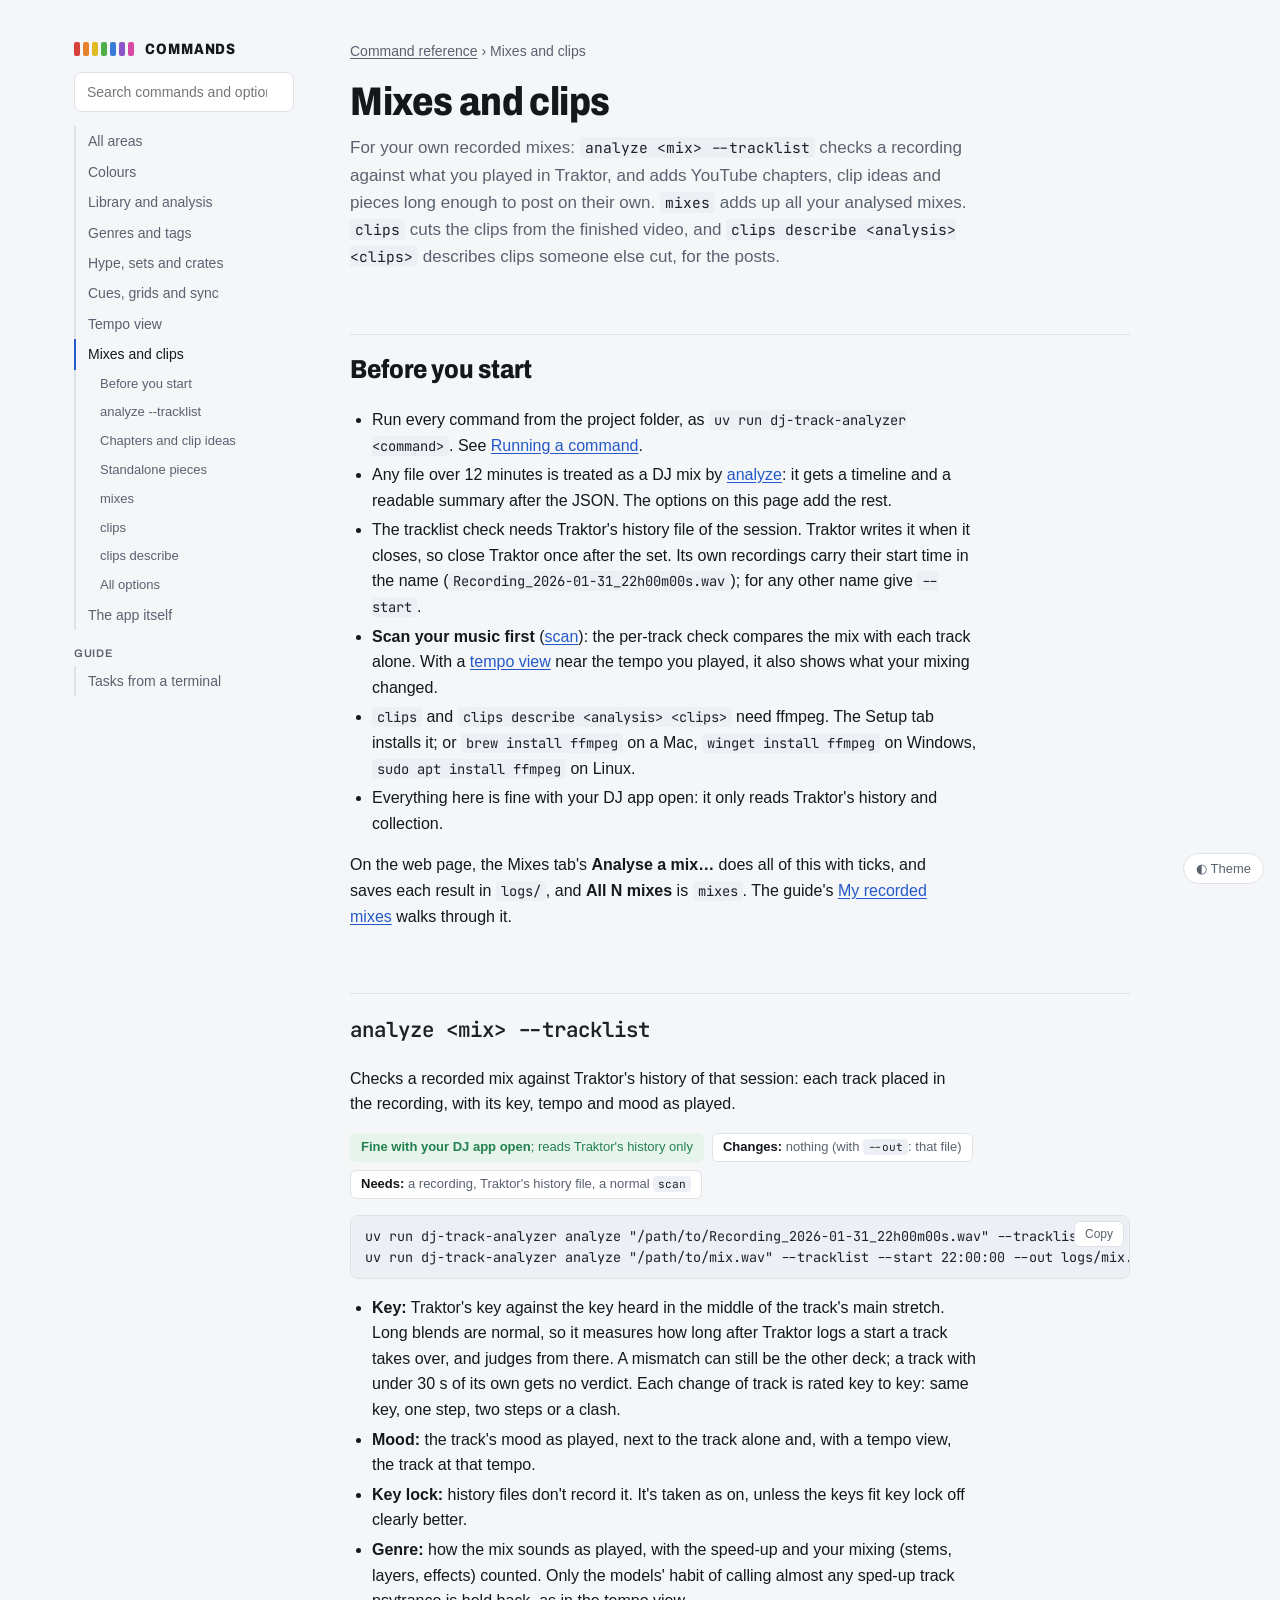
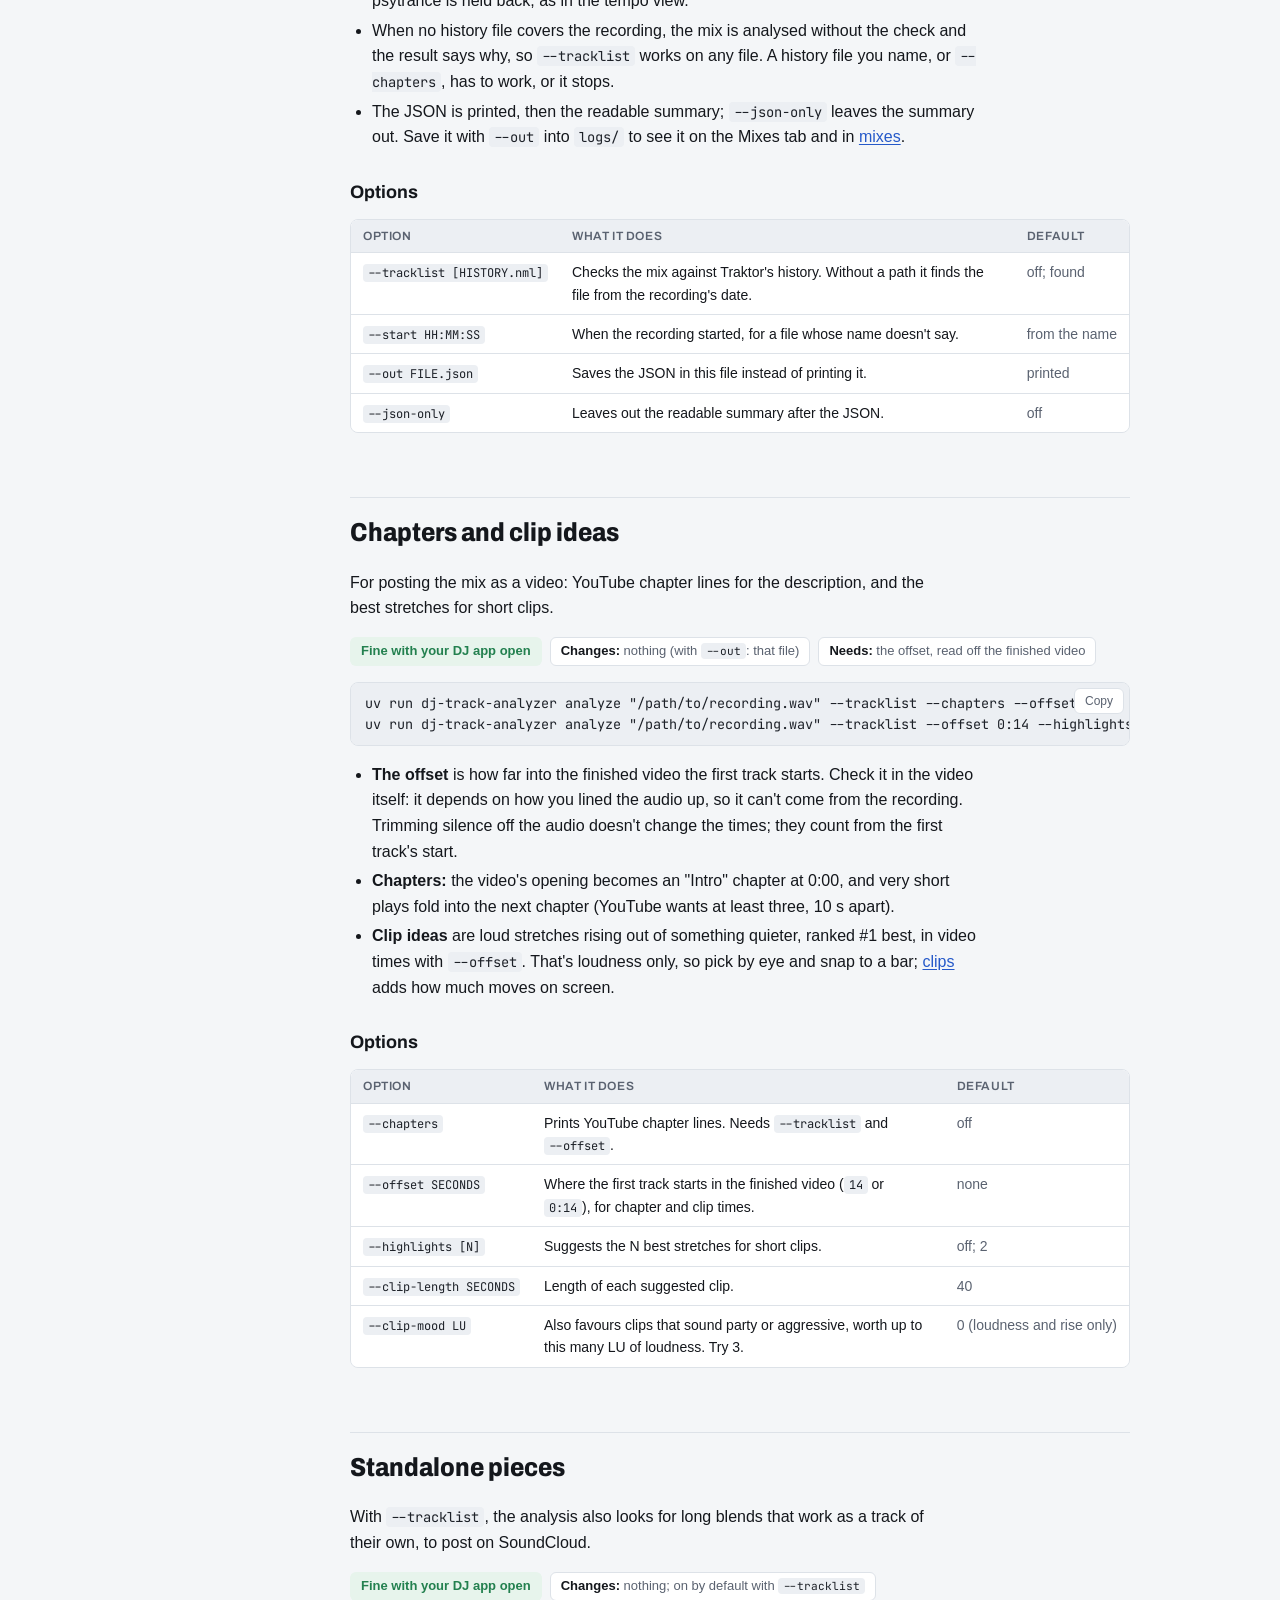
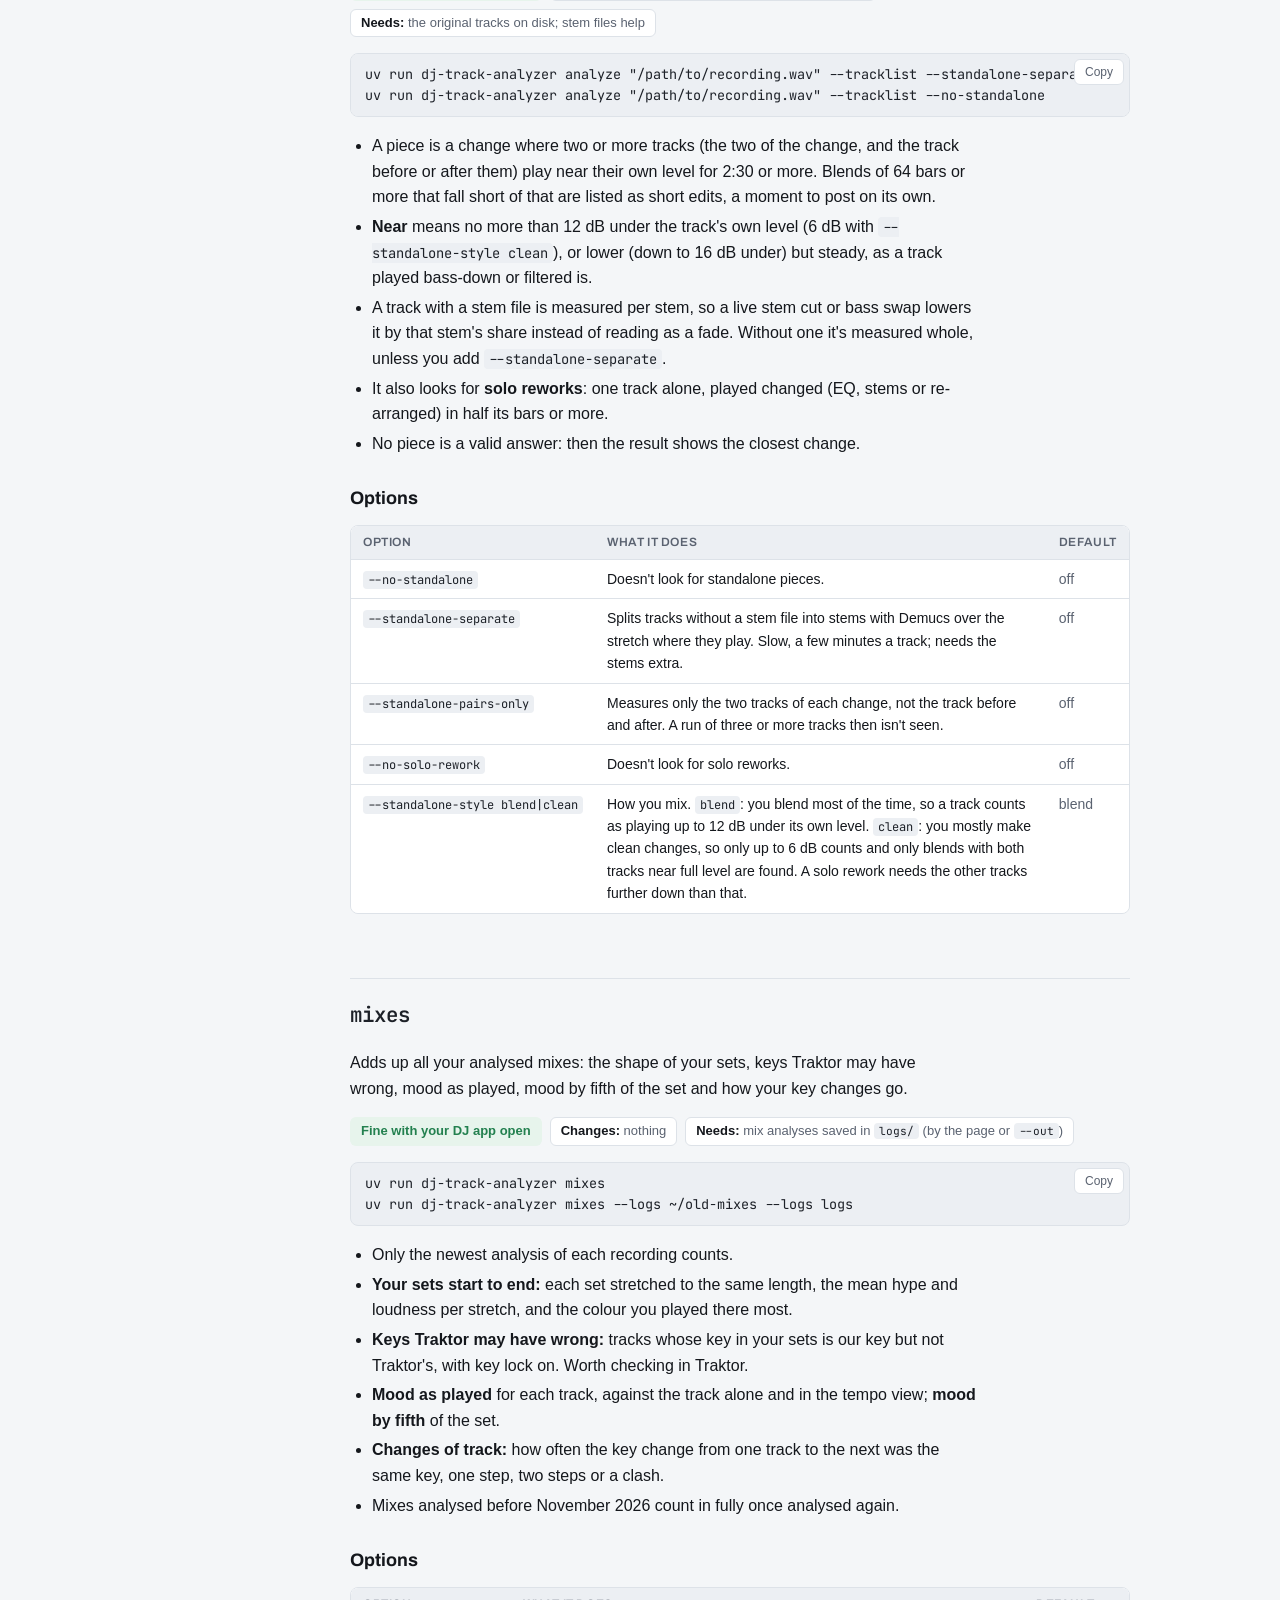
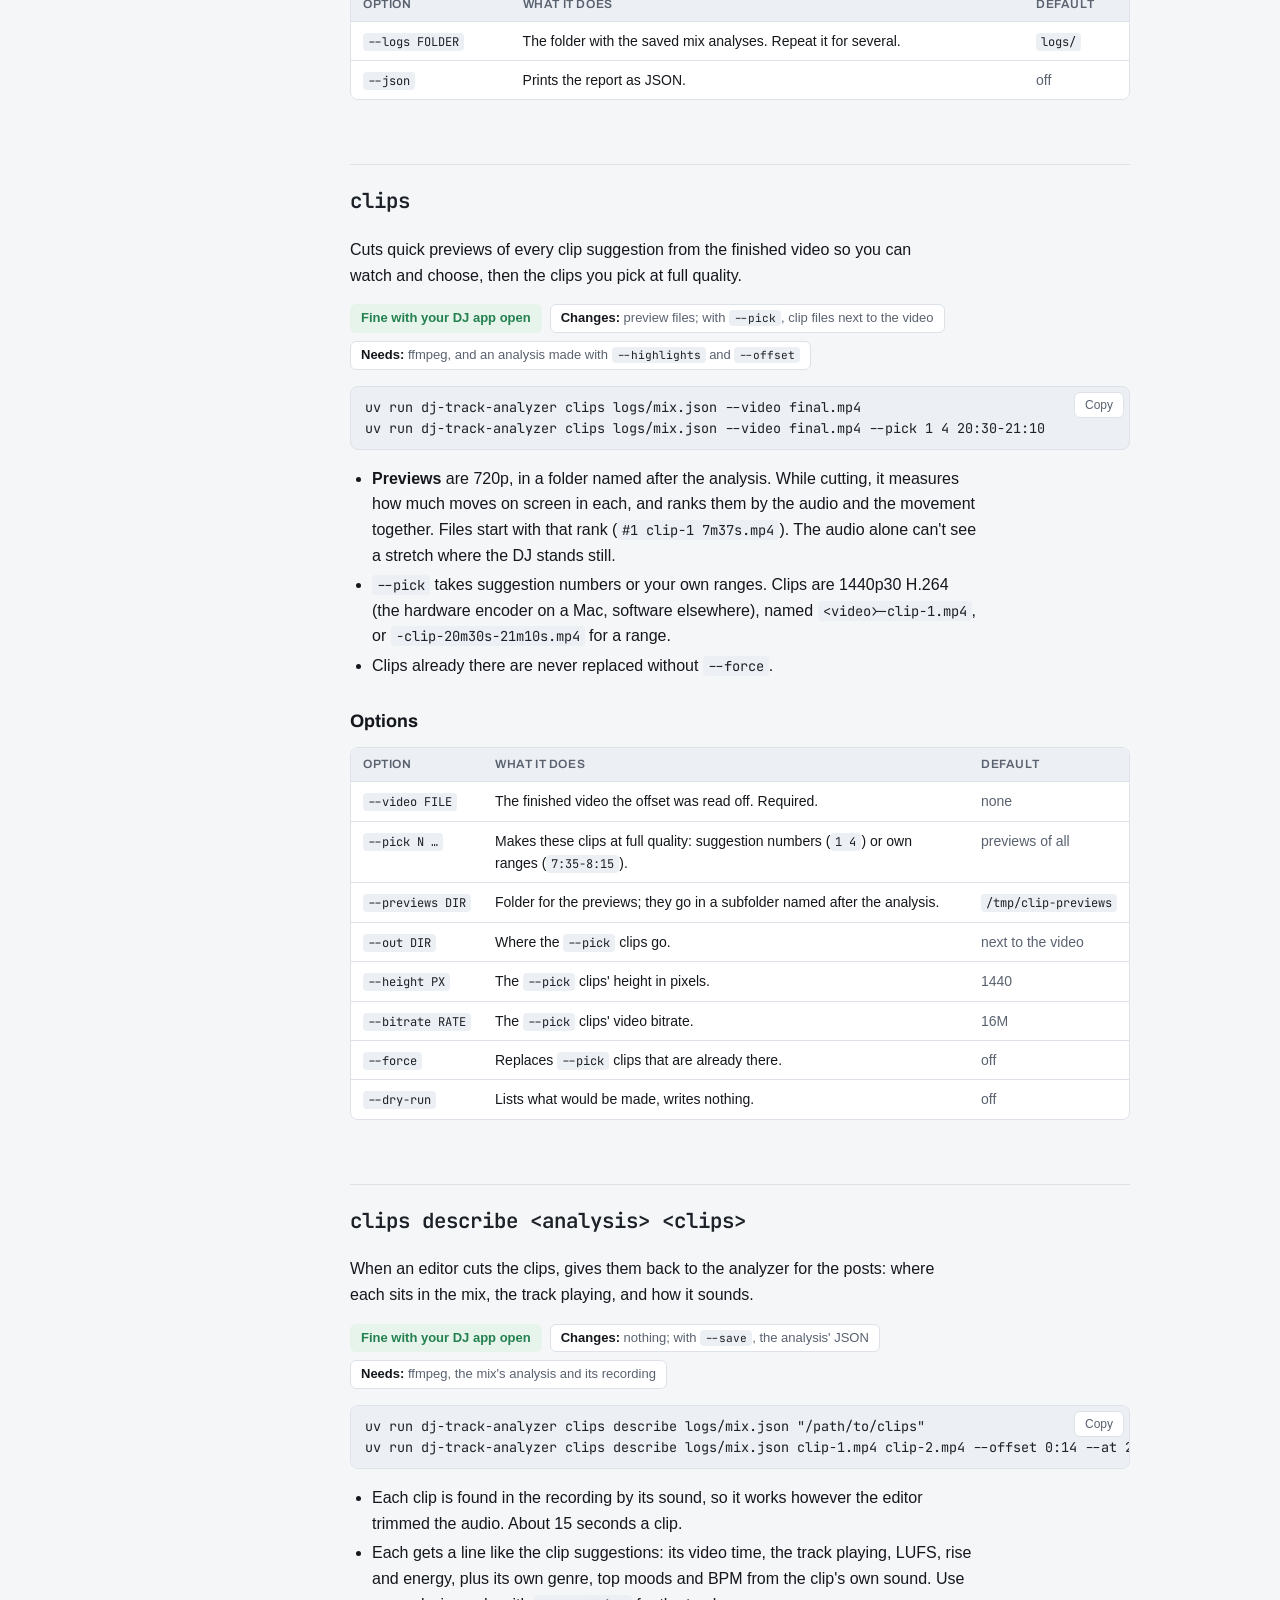
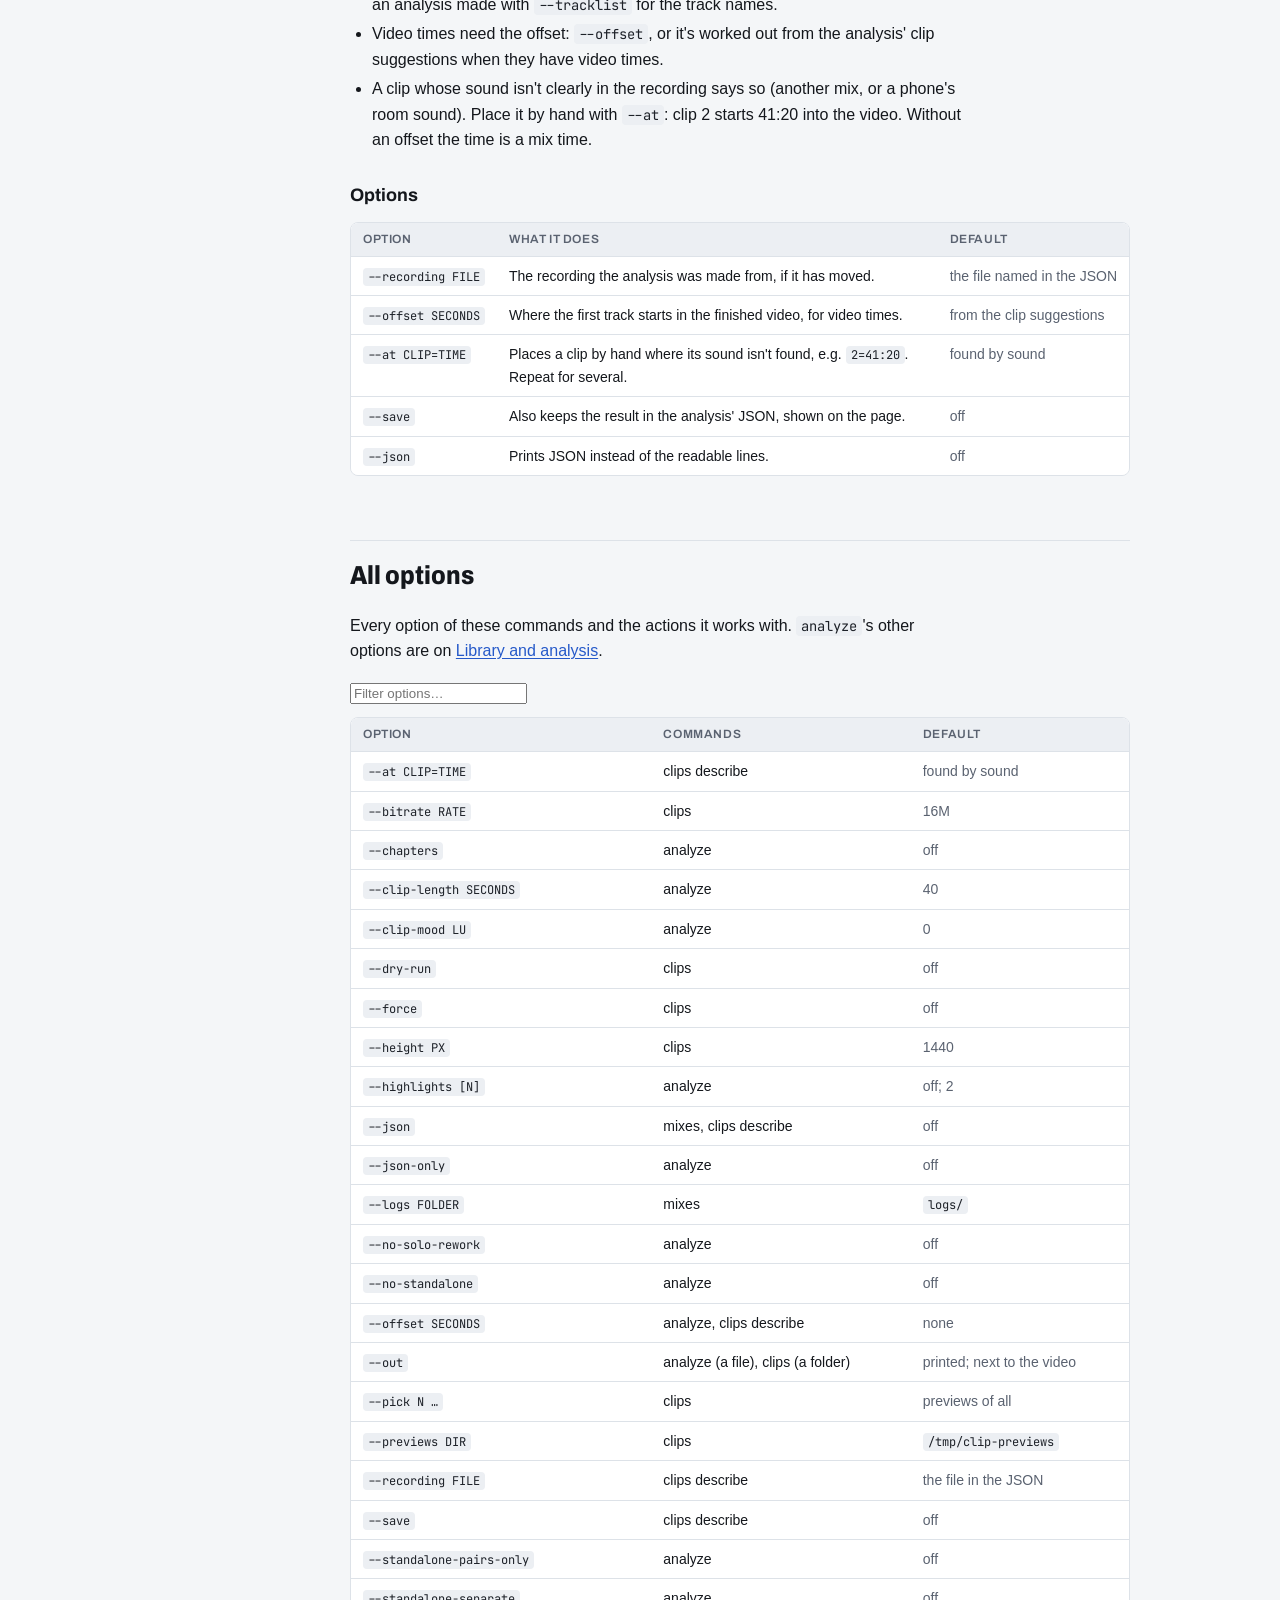
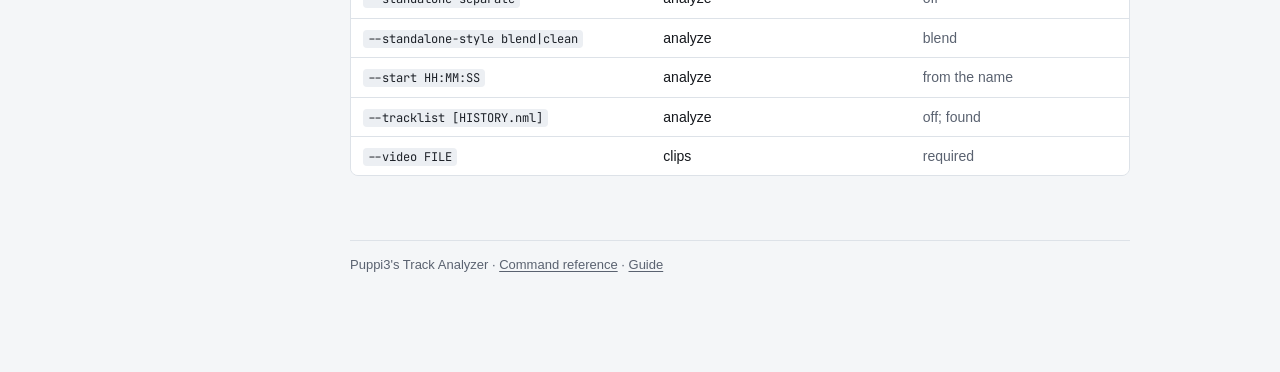
<file: track-analyzer/docs/commands/mixes.html>
<!doctype html>
<html lang="en">
<head>
<meta charset="utf-8">
<meta name="viewport" content="width=device-width, initial-scale=1">
<title>Mixes and clips · Command reference · Puppi3's Track Analyzer</title>
<link rel="preconnect" href="https://fonts.googleapis.com">
<link rel="preconnect" href="https://fonts.gstatic.com" crossorigin>
<link rel="stylesheet" href="https://fonts.googleapis.com/css2?family=Archivo:wdth,wght@75..100,500..800&family=JetBrains+Mono:wght@400;600&display=swap">
<link rel="stylesheet" href="ref.css">
</head>
<body>
<div class="layout">
<nav class="toc" aria-label="Command reference">
  <div class="brand"><i style="background:var(--red)"></i><i style="background:var(--orange)"></i><i style="background:var(--yellow)"></i><i style="background:var(--green)"></i><i style="background:var(--blue)"></i><i style="background:var(--violet)"></i><i style="background:var(--magenta)"></i><a href="index.html">Commands</a></div>
  <a href="index.html">All areas</a>
  <a href="colours.html">Colours</a>
  <a href="library.html">Library and analysis</a>
  <a href="genres.html">Genres and tags</a>
  <a href="hype-sets.html">Hype, sets and crates</a>
  <a href="cues-grids-sync.html">Cues, grids and sync</a>
  <a href="tempo.html">Tempo view</a>
  <a href="mixes.html" aria-current="page">Mixes and clips</a>
  <a class="sub" href="#before">Before you start</a>
  <a class="sub" href="#analyze-mix">analyze --tracklist</a>
  <a class="sub" href="#chapters">Chapters and clip ideas</a>
  <a class="sub" href="#standalone">Standalone pieces</a>
  <a class="sub" href="#mixes">mixes</a>
  <a class="sub" href="#clips">clips</a>
  <a class="sub" href="#clips-describe">clips describe</a>
  <a class="sub" href="#all-options">All options</a>
  <a href="app.html">The app itself</a>
  <div class="group">Guide</div>
  <a href="../GUIDE.html#cli">Tasks from a terminal</a>
</nav>

<main>
<div class="crumbs"><a href="index.html">Command reference</a> › Mixes and clips</div>
<h1>Mixes and clips</h1>
<p class="lede">For your own recorded mixes: <code>analyze &lt;mix&gt; --tracklist</code> checks a recording against what you played in Traktor, and adds YouTube chapters, clip ideas and pieces long enough to post on their own. <code>mixes</code> adds up all your analysed mixes. <code>clips</code> cuts the clips from the finished video, and <code>clips describe &lt;analysis&gt; &lt;clips&gt;</code> describes clips someone else cut, for the posts.</p>

<h2 id="before">Before you start</h2>
<ul>
  <li>Run every command from the project folder, as <code>uv run dj-track-analyzer &lt;command&gt;</code>. See <a href="index.html#running">Running a command</a>.</li>
  <li>Any file over 12 minutes is treated as a DJ mix by <a href="library.html#analyze">analyze</a>: it gets a timeline and a readable summary after the JSON. The options on this page add the rest.</li>
  <li>The tracklist check needs Traktor's history file of the session. Traktor writes it when it closes, so close Traktor once after the set. Its own recordings carry their start time in the name (<code>Recording_2026-01-31_22h00m00s.wav</code>); for any other name give <code>--start</code>.</li>
  <li><b>Scan your music first</b> (<a href="library.html#scan">scan</a>): the per-track check compares the mix with each track alone. With a <a href="tempo.html">tempo view</a> near the tempo you played, it also shows what your mixing changed.</li>
  <li><code>clips</code> and <code>clips describe &lt;analysis&gt; &lt;clips&gt;</code> need ffmpeg. The Setup tab installs it; or <code>brew install ffmpeg</code> on a Mac, <code>winget install ffmpeg</code> on Windows, <code>sudo apt install ffmpeg</code> on Linux.</li>
  <li>Everything here is fine with your DJ app open: it only reads Traktor's history and collection.</li>
</ul>
<p>On the web page, the Mixes tab's <b>Analyse a mix…</b> does all of this with ticks, and saves each result in <code>logs/</code>, and <b>All N mixes</b> is <code>mixes</code>. The guide's <a href="../GUIDE.html#mixes">My recorded mixes</a> walks through it.</p>

<h2 id="analyze-mix"><code>analyze &lt;mix&gt; --tracklist</code></h2>
<p>Checks a recorded mix against Traktor's history of that session: each track placed in the recording, with its key, tempo and mood as played.</p>
<ul class="facts">
  <li class="ok"><b>Fine with your DJ app open</b>; reads Traktor's history only</li>
  <li><b>Changes:</b> nothing (with <code>--out</code>: that file)</li>
  <li><b>Needs:</b> a recording, Traktor's history file, a normal <code>scan</code></li>
</ul>
<div class="cmd"><pre>uv run dj-track-analyzer analyze "/path/to/Recording_2026-01-31_22h00m00s.wav" --tracklist
uv run dj-track-analyzer analyze "/path/to/mix.wav" --tracklist --start 22:00:00 --out logs/mix.json</pre></div>
<ul>
  <li><b>Key:</b> Traktor's key against the key heard in the middle of the track's main stretch. Long blends are normal, so it measures how long after Traktor logs a start a track takes over, and judges from there. A mismatch can still be the other deck; a track with under 30 s of its own gets no verdict. Each change of track is rated key to key: same key, one step, two steps or a clash.</li>
  <li><b>Mood:</b> the track's mood as played, next to the track alone and, with a tempo view, the track at that tempo.</li>
  <li><b>Key lock:</b> history files don't record it. It's taken as on, unless the keys fit key lock off clearly better.</li>
  <li><b>Genre:</b> how the mix sounds as played, with the speed-up and your mixing (stems, layers, effects) counted. Only the models' habit of calling almost any sped-up track psytrance is held back, as in the tempo view.</li>
  <li>When no history file covers the recording, the mix is analysed without the check and the result says why, so <code>--tracklist</code> works on any file. A history file you name, or <code>--chapters</code>, has to work, or it stops.</li>
  <li>The JSON is printed, then the readable summary; <code>--json-only</code> leaves the summary out. Save it with <code>--out</code> into <code>logs/</code> to see it on the Mixes tab and in <a href="#mixes">mixes</a>.</li>
</ul>
<h3>Options</h3>
<div class="table-wrap"><table>
<thead><tr><th>Option</th><th>What it does</th><th>Default</th></tr></thead>
<tbody>
<tr><td><code>--tracklist [HISTORY.nml]</code></td><td>Checks the mix against Traktor's history. Without a path it finds the file from the recording's date.</td><td class="def">off; found</td></tr>
<tr><td><code>--start HH:MM:SS</code></td><td>When the recording started, for a file whose name doesn't say.</td><td class="def">from the name</td></tr>
<tr><td><code>--out FILE.json</code></td><td>Saves the JSON in this file instead of printing it.</td><td class="def">printed</td></tr>
<tr><td><code>--json-only</code></td><td>Leaves out the readable summary after the JSON.</td><td class="def">off</td></tr>
</tbody></table></div>

<h2 id="chapters">Chapters and clip ideas</h2>
<p>For posting the mix as a video: YouTube chapter lines for the description, and the best stretches for short clips.</p>
<ul class="facts">
  <li class="ok"><b>Fine with your DJ app open</b></li>
  <li><b>Changes:</b> nothing (with <code>--out</code>: that file)</li>
  <li><b>Needs:</b> the offset, read off the finished video</li>
</ul>
<div class="cmd"><pre>uv run dj-track-analyzer analyze "/path/to/recording.wav" --tracklist --chapters --offset 0:14
uv run dj-track-analyzer analyze "/path/to/recording.wav" --tracklist --offset 0:14 --highlights 5 --out logs/mix.json</pre></div>
<ul>
  <li><b>The offset</b> is how far into the finished video the first track starts. Check it in the video itself: it depends on how you lined the audio up, so it can't come from the recording. Trimming silence off the audio doesn't change the times; they count from the first track's start.</li>
  <li><b>Chapters:</b> the video's opening becomes an "Intro" chapter at 0:00, and very short plays fold into the next chapter (YouTube wants at least three, 10 s apart).</li>
  <li><b>Clip ideas</b> are loud stretches rising out of something quieter, ranked #1 best, in video times with <code>--offset</code>. That's loudness only, so pick by eye and snap to a bar; <a href="#clips">clips</a> adds how much moves on screen.</li>
</ul>
<h3>Options</h3>
<div class="table-wrap"><table>
<thead><tr><th>Option</th><th>What it does</th><th>Default</th></tr></thead>
<tbody>
<tr><td><code>--chapters</code></td><td>Prints YouTube chapter lines. Needs <code>--tracklist</code> and <code>--offset</code>.</td><td class="def">off</td></tr>
<tr><td><code>--offset SECONDS</code></td><td>Where the first track starts in the finished video (<code>14</code> or <code>0:14</code>), for chapter and clip times.</td><td class="def">none</td></tr>
<tr><td><code>--highlights [N]</code></td><td>Suggests the N best stretches for short clips.</td><td class="def">off; 2</td></tr>
<tr><td><code>--clip-length SECONDS</code></td><td>Length of each suggested clip.</td><td class="def">40</td></tr>
<tr><td><code>--clip-mood LU</code></td><td>Also favours clips that sound party or aggressive, worth up to this many LU of loudness. Try 3.</td><td class="def">0 (loudness and rise only)</td></tr>
</tbody></table></div>

<h2 id="standalone">Standalone pieces</h2>
<p>With <code>--tracklist</code>, the analysis also looks for long blends that work as a track of their own, to post on SoundCloud.</p>
<ul class="facts">
  <li class="ok"><b>Fine with your DJ app open</b></li>
  <li><b>Changes:</b> nothing; on by default with <code>--tracklist</code></li>
  <li><b>Needs:</b> the original tracks on disk; stem files help</li>
</ul>
<div class="cmd"><pre>uv run dj-track-analyzer analyze "/path/to/recording.wav" --tracklist --standalone-separate
uv run dj-track-analyzer analyze "/path/to/recording.wav" --tracklist --no-standalone</pre></div>
<ul>
  <li>A piece is a change where two or more tracks (the two of the change, and the track before or after them) play near their own level for 2:30 or more. Blends of 64 bars or more that fall short of that are listed as short edits, a moment to post on its own.</li>
  <li><b>Near</b> means no more than 12 dB under the track's own level (6 dB with <code>--standalone-style clean</code>), or lower (down to 16 dB under) but steady, as a track played bass-down or filtered is.</li>
  <li>A track with a stem file is measured per stem, so a live stem cut or bass swap lowers it by that stem's share instead of reading as a fade. Without one it's measured whole, unless you add <code>--standalone-separate</code>.</li>
  <li>It also looks for <b>solo reworks</b>: one track alone, played changed (EQ, stems or re-arranged) in half its bars or more.</li>
  <li>No piece is a valid answer: then the result shows the closest change.</li>
</ul>
<h3>Options</h3>
<div class="table-wrap"><table>
<thead><tr><th>Option</th><th>What it does</th><th>Default</th></tr></thead>
<tbody>
<tr><td><code>--no-standalone</code></td><td>Doesn't look for standalone pieces.</td><td class="def">off</td></tr>
<tr><td><code>--standalone-separate</code></td><td>Splits tracks without a stem file into stems with Demucs over the stretch where they play. Slow, a few minutes a track; needs the stems extra.</td><td class="def">off</td></tr>
<tr><td><code>--standalone-pairs-only</code></td><td>Measures only the two tracks of each change, not the track before and after. A run of three or more tracks then isn't seen.</td><td class="def">off</td></tr>
<tr><td><code>--no-solo-rework</code></td><td>Doesn't look for solo reworks.</td><td class="def">off</td></tr>
<tr><td><code>--standalone-style blend|clean</code></td><td>How you mix. <code>blend</code>: you blend most of the time, so a track counts as playing up to 12 dB under its own level. <code>clean</code>: you mostly make clean changes, so only up to 6 dB counts and only blends with both tracks near full level are found. A solo rework needs the other tracks further down than that.</td><td class="def">blend</td></tr>
</tbody></table></div>

<h2 id="mixes"><code>mixes</code></h2>
<p>Adds up all your analysed mixes: the shape of your sets, keys Traktor may have wrong, mood as played, mood by fifth of the set and how your key changes go.</p>
<ul class="facts">
  <li class="ok"><b>Fine with your DJ app open</b></li>
  <li><b>Changes:</b> nothing</li>
  <li><b>Needs:</b> mix analyses saved in <code>logs/</code> (by the page or <code>--out</code>)</li>
</ul>
<div class="cmd"><pre>uv run dj-track-analyzer mixes
uv run dj-track-analyzer mixes --logs ~/old-mixes --logs logs</pre></div>
<ul>
  <li>Only the newest analysis of each recording counts.</li>
  <li><b>Your sets start to end:</b> each set stretched to the same length, the mean hype and loudness per stretch, and the colour you played there most.</li>
  <li><b>Keys Traktor may have wrong:</b> tracks whose key in your sets is our key but not Traktor's, with key lock on. Worth checking in Traktor.</li>
  <li><b>Mood as played</b> for each track, against the track alone and in the tempo view; <b>mood by fifth</b> of the set.</li>
  <li><b>Changes of track:</b> how often the key change from one track to the next was the same key, one step, two steps or a clash.</li>
  <li>Mixes analysed before November 2026 count in fully once analysed again.</li>
</ul>
<h3>Options</h3>
<div class="table-wrap"><table>
<thead><tr><th>Option</th><th>What it does</th><th>Default</th></tr></thead>
<tbody>
<tr><td><code>--logs FOLDER</code></td><td>The folder with the saved mix analyses. Repeat it for several.</td><td class="def"><code>logs/</code></td></tr>
<tr><td><code>--json</code></td><td>Prints the report as JSON.</td><td class="def">off</td></tr>
</tbody></table></div>

<h2 id="clips"><code>clips</code></h2>
<p>Cuts quick previews of every clip suggestion from the finished video so you can watch and choose, then the clips you pick at full quality.</p>
<ul class="facts">
  <li class="ok"><b>Fine with your DJ app open</b></li>
  <li><b>Changes:</b> preview files; with <code>--pick</code>, clip files next to the video</li>
  <li><b>Needs:</b> ffmpeg, and an analysis made with <code>--highlights</code> and <code>--offset</code></li>
</ul>
<div class="cmd"><pre>uv run dj-track-analyzer clips logs/mix.json --video final.mp4
uv run dj-track-analyzer clips logs/mix.json --video final.mp4 --pick 1 4 20:30-21:10</pre></div>
<ul>
  <li><b>Previews</b> are 720p, in a folder named after the analysis. While cutting, it measures how much moves on screen in each, and ranks them by the audio and the movement together. Files start with that rank (<code>#1 clip-1 7m37s.mp4</code>). The audio alone can't see a stretch where the DJ stands still.</li>
  <li><b><code>--pick</code></b> takes suggestion numbers or your own ranges. Clips are 1440p30 H.264 (the hardware encoder on a Mac, software elsewhere), named <code>&lt;video&gt;-clip-1.mp4</code>, or <code>-clip-20m30s-21m10s.mp4</code> for a range.</li>
  <li>Clips already there are never replaced without <code>--force</code>.</li>
</ul>
<h3>Options</h3>
<div class="table-wrap"><table>
<thead><tr><th>Option</th><th>What it does</th><th>Default</th></tr></thead>
<tbody>
<tr><td><code>--video FILE</code></td><td>The finished video the offset was read off. Required.</td><td class="def">none</td></tr>
<tr><td><code>--pick N …</code></td><td>Makes these clips at full quality: suggestion numbers (<code>1 4</code>) or own ranges (<code>7:35-8:15</code>).</td><td class="def">previews of all</td></tr>
<tr><td><code>--previews DIR</code></td><td>Folder for the previews; they go in a subfolder named after the analysis.</td><td class="def"><code>/tmp/clip-previews</code></td></tr>
<tr><td><code>--out DIR</code></td><td>Where the <code>--pick</code> clips go.</td><td class="def">next to the video</td></tr>
<tr><td><code>--height PX</code></td><td>The <code>--pick</code> clips' height in pixels.</td><td class="def">1440</td></tr>
<tr><td><code>--bitrate RATE</code></td><td>The <code>--pick</code> clips' video bitrate.</td><td class="def">16M</td></tr>
<tr><td><code>--force</code></td><td>Replaces <code>--pick</code> clips that are already there.</td><td class="def">off</td></tr>
<tr><td><code>--dry-run</code></td><td>Lists what would be made, writes nothing.</td><td class="def">off</td></tr>
</tbody></table></div>

<h2 id="clips-describe"><code>clips describe &lt;analysis&gt; &lt;clips&gt;</code></h2>
<p>When an editor cuts the clips, gives them back to the analyzer for the posts: where each sits in the mix, the track playing, and how it sounds.</p>
<ul class="facts">
  <li class="ok"><b>Fine with your DJ app open</b></li>
  <li><b>Changes:</b> nothing; with <code>--save</code>, the analysis' JSON</li>
  <li><b>Needs:</b> ffmpeg, the mix's analysis and its recording</li>
</ul>
<div class="cmd"><pre>uv run dj-track-analyzer clips describe logs/mix.json "/path/to/clips"
uv run dj-track-analyzer clips describe logs/mix.json clip-1.mp4 clip-2.mp4 --offset 0:14 --at 2=41:20 --save</pre></div>
<ul>
  <li>Each clip is found in the recording by its sound, so it works however the editor trimmed the audio. About 15 seconds a clip.</li>
  <li>Each gets a line like the clip suggestions: its video time, the track playing, LUFS, rise and energy, plus its own genre, top moods and BPM from the clip's own sound. Use an analysis made with <code>--tracklist</code> for the track names.</li>
  <li>Video times need the offset: <code>--offset</code>, or it's worked out from the analysis' clip suggestions when they have video times.</li>
  <li>A clip whose sound isn't clearly in the recording says so (another mix, or a phone's room sound). Place it by hand with <code>--at</code>: clip 2 starts 41:20 into the video. Without an offset the time is a mix time.</li>
</ul>
<h3>Options</h3>
<div class="table-wrap"><table>
<thead><tr><th>Option</th><th>What it does</th><th>Default</th></tr></thead>
<tbody>
<tr><td><code>--recording FILE</code></td><td>The recording the analysis was made from, if it has moved.</td><td class="def">the file named in the JSON</td></tr>
<tr><td><code>--offset SECONDS</code></td><td>Where the first track starts in the finished video, for video times.</td><td class="def">from the clip suggestions</td></tr>
<tr><td><code>--at CLIP=TIME</code></td><td>Places a clip by hand where its sound isn't found, e.g. <code>2=41:20</code>. Repeat for several.</td><td class="def">found by sound</td></tr>
<tr><td><code>--save</code></td><td>Also keeps the result in the analysis' JSON, shown on the page.</td><td class="def">off</td></tr>
<tr><td><code>--json</code></td><td>Prints JSON instead of the readable lines.</td><td class="def">off</td></tr>
</tbody></table></div>

<h2 id="all-options">All options</h2>
<p>Every option of these commands and the actions it works with. <code>analyze</code>'s other options are on <a href="library.html#analyze">Library and analysis</a>.</p>
<input class="filter" data-table="opt-table" type="search" placeholder="Filter options…" aria-label="Filter options">
<div class="table-wrap"><table id="opt-table">
<thead><tr><th>Option</th><th>Commands</th><th>Default</th></tr></thead>
<tbody>
<tr><td><code>--at CLIP=TIME</code></td><td>clips describe</td><td class="def">found by sound</td></tr>
<tr><td><code>--bitrate RATE</code></td><td>clips</td><td class="def">16M</td></tr>
<tr><td><code>--chapters</code></td><td>analyze</td><td class="def">off</td></tr>
<tr><td><code>--clip-length SECONDS</code></td><td>analyze</td><td class="def">40</td></tr>
<tr><td><code>--clip-mood LU</code></td><td>analyze</td><td class="def">0</td></tr>
<tr><td><code>--dry-run</code></td><td>clips</td><td class="def">off</td></tr>
<tr><td><code>--force</code></td><td>clips</td><td class="def">off</td></tr>
<tr><td><code>--height PX</code></td><td>clips</td><td class="def">1440</td></tr>
<tr><td><code>--highlights [N]</code></td><td>analyze</td><td class="def">off; 2</td></tr>
<tr><td><code>--json</code></td><td>mixes, clips describe</td><td class="def">off</td></tr>
<tr><td><code>--json-only</code></td><td>analyze</td><td class="def">off</td></tr>
<tr><td><code>--logs FOLDER</code></td><td>mixes</td><td class="def"><code>logs/</code></td></tr>
<tr><td><code>--no-solo-rework</code></td><td>analyze</td><td class="def">off</td></tr>
<tr><td><code>--no-standalone</code></td><td>analyze</td><td class="def">off</td></tr>
<tr><td><code>--offset SECONDS</code></td><td>analyze, clips describe</td><td class="def">none</td></tr>
<tr><td><code>--out</code></td><td>analyze (a file), clips (a folder)</td><td class="def">printed; next to the video</td></tr>
<tr><td><code>--pick N …</code></td><td>clips</td><td class="def">previews of all</td></tr>
<tr><td><code>--previews DIR</code></td><td>clips</td><td class="def"><code>/tmp/clip-previews</code></td></tr>
<tr><td><code>--recording FILE</code></td><td>clips describe</td><td class="def">the file in the JSON</td></tr>
<tr><td><code>--save</code></td><td>clips describe</td><td class="def">off</td></tr>
<tr><td><code>--standalone-pairs-only</code></td><td>analyze</td><td class="def">off</td></tr>
<tr><td><code>--standalone-separate</code></td><td>analyze</td><td class="def">off</td></tr>
<tr><td><code>--standalone-style blend|clean</code></td><td>analyze</td><td class="def">blend</td></tr>
<tr><td><code>--start HH:MM:SS</code></td><td>analyze</td><td class="def">from the name</td></tr>
<tr><td><code>--tracklist [HISTORY.nml]</code></td><td>analyze</td><td class="def">off; found</td></tr>
<tr><td><code>--video FILE</code></td><td>clips</td><td class="def">required</td></tr>
</tbody></table></div>

<footer class="legal">Puppi3's Track Analyzer · <a href="index.html">Command reference</a> · <a href="../GUIDE.html">Guide</a></footer>
</main>
</div>
<button class="theme" id="theme" type="button" aria-label="Switch light or dark">◐ Theme</button>
<script src="ref.js"></script>
</body>
</html>
</file>
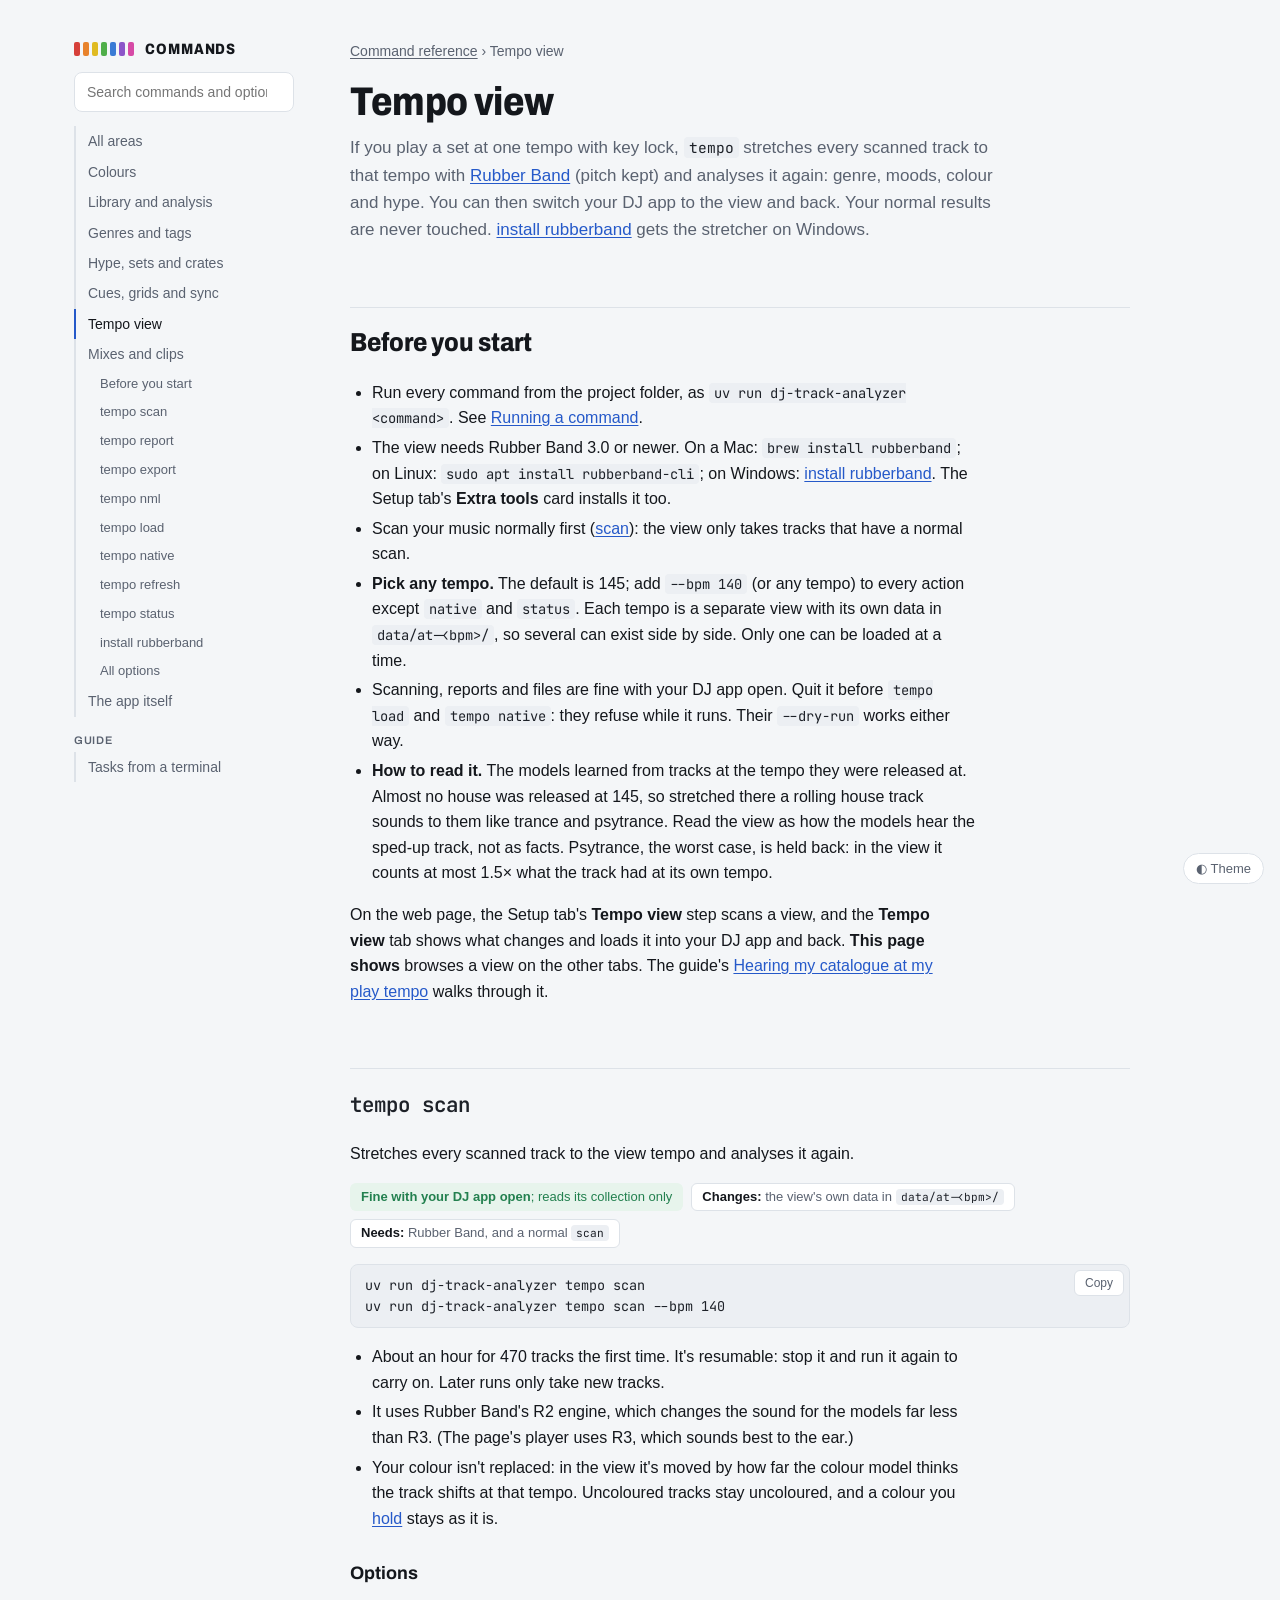
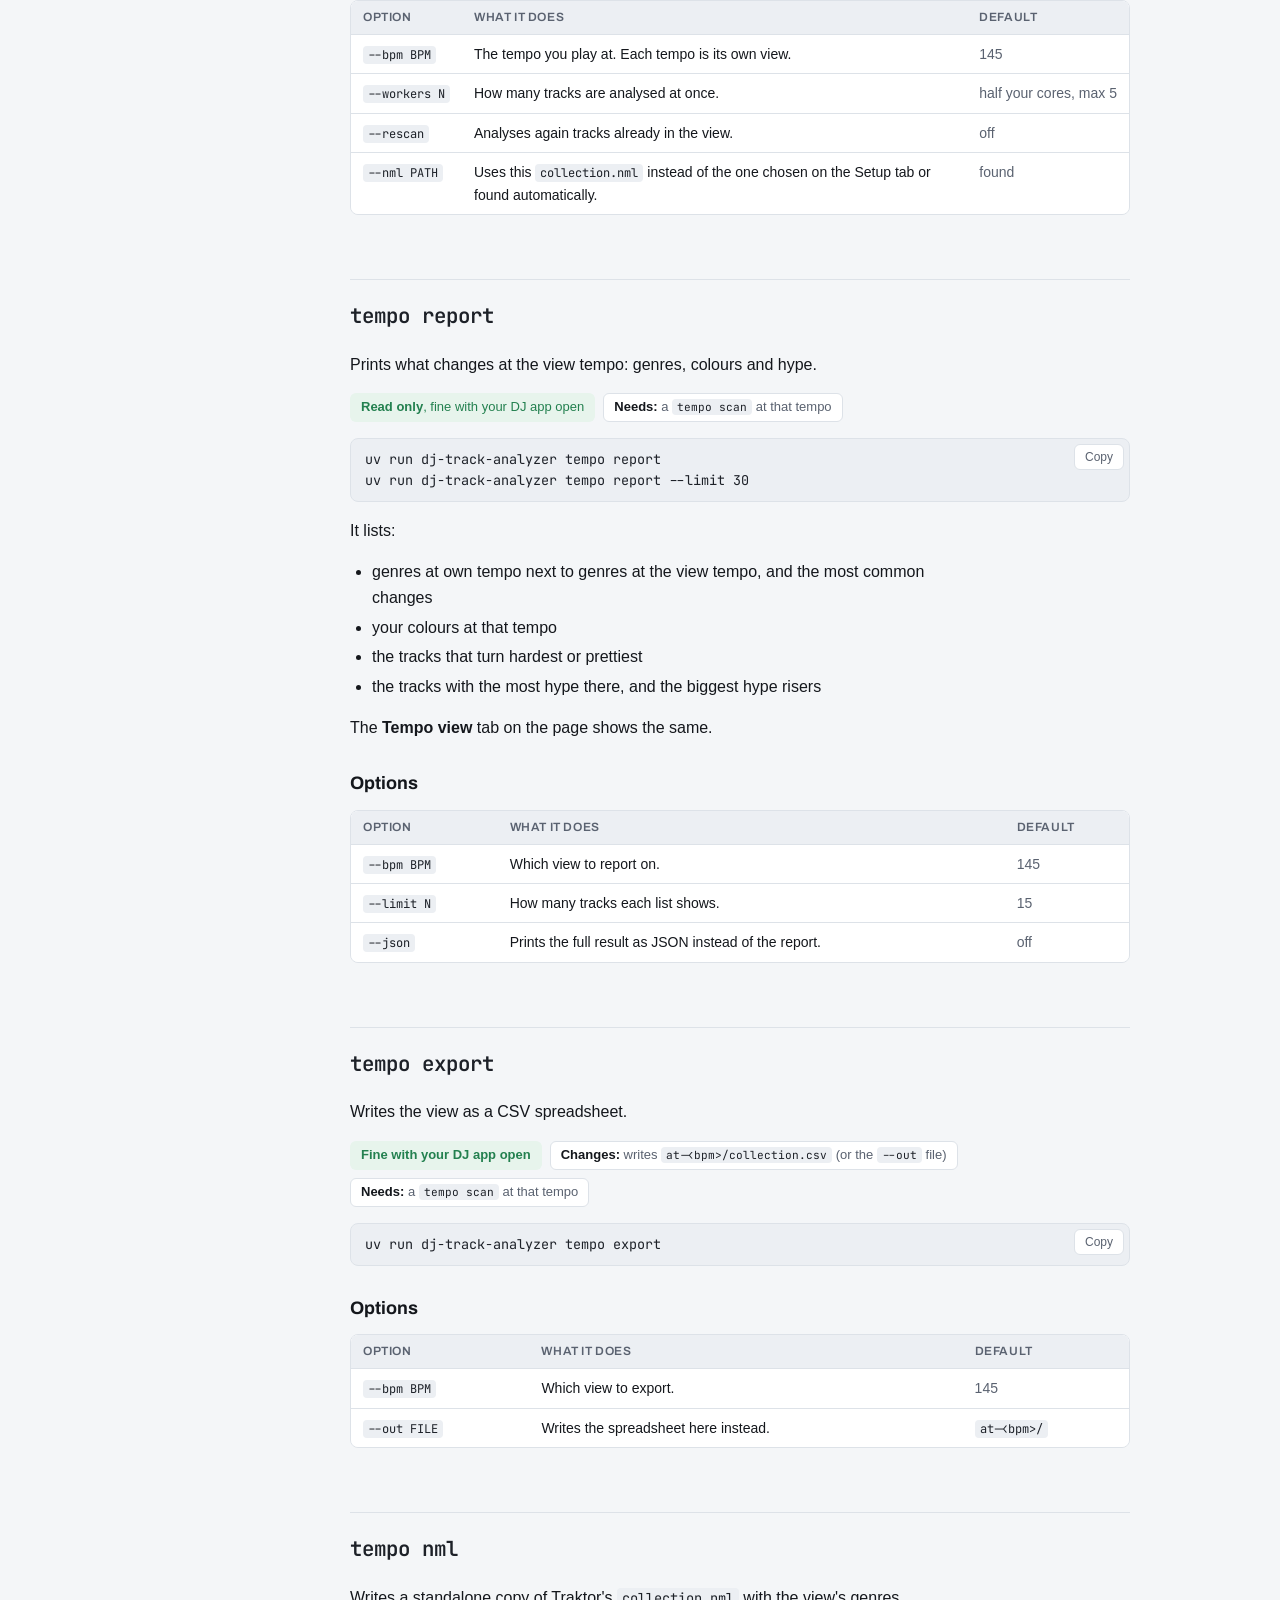
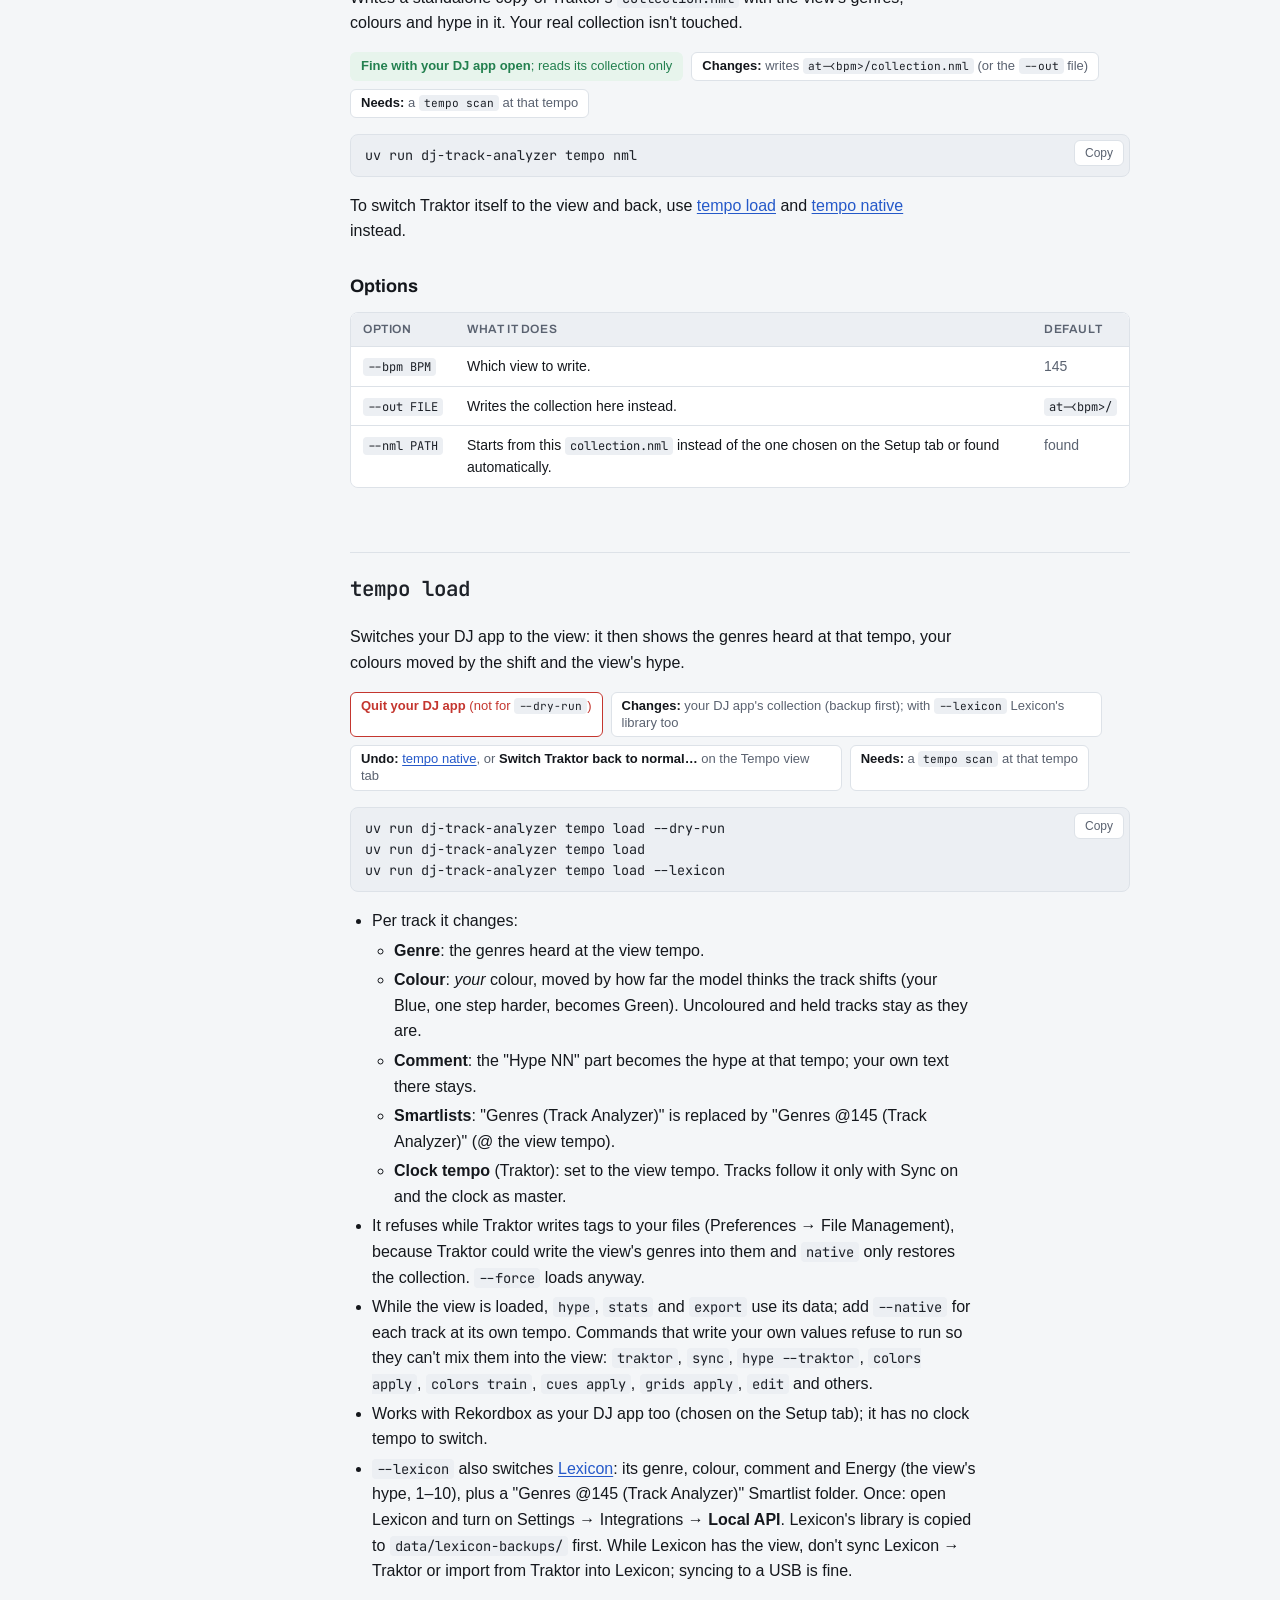
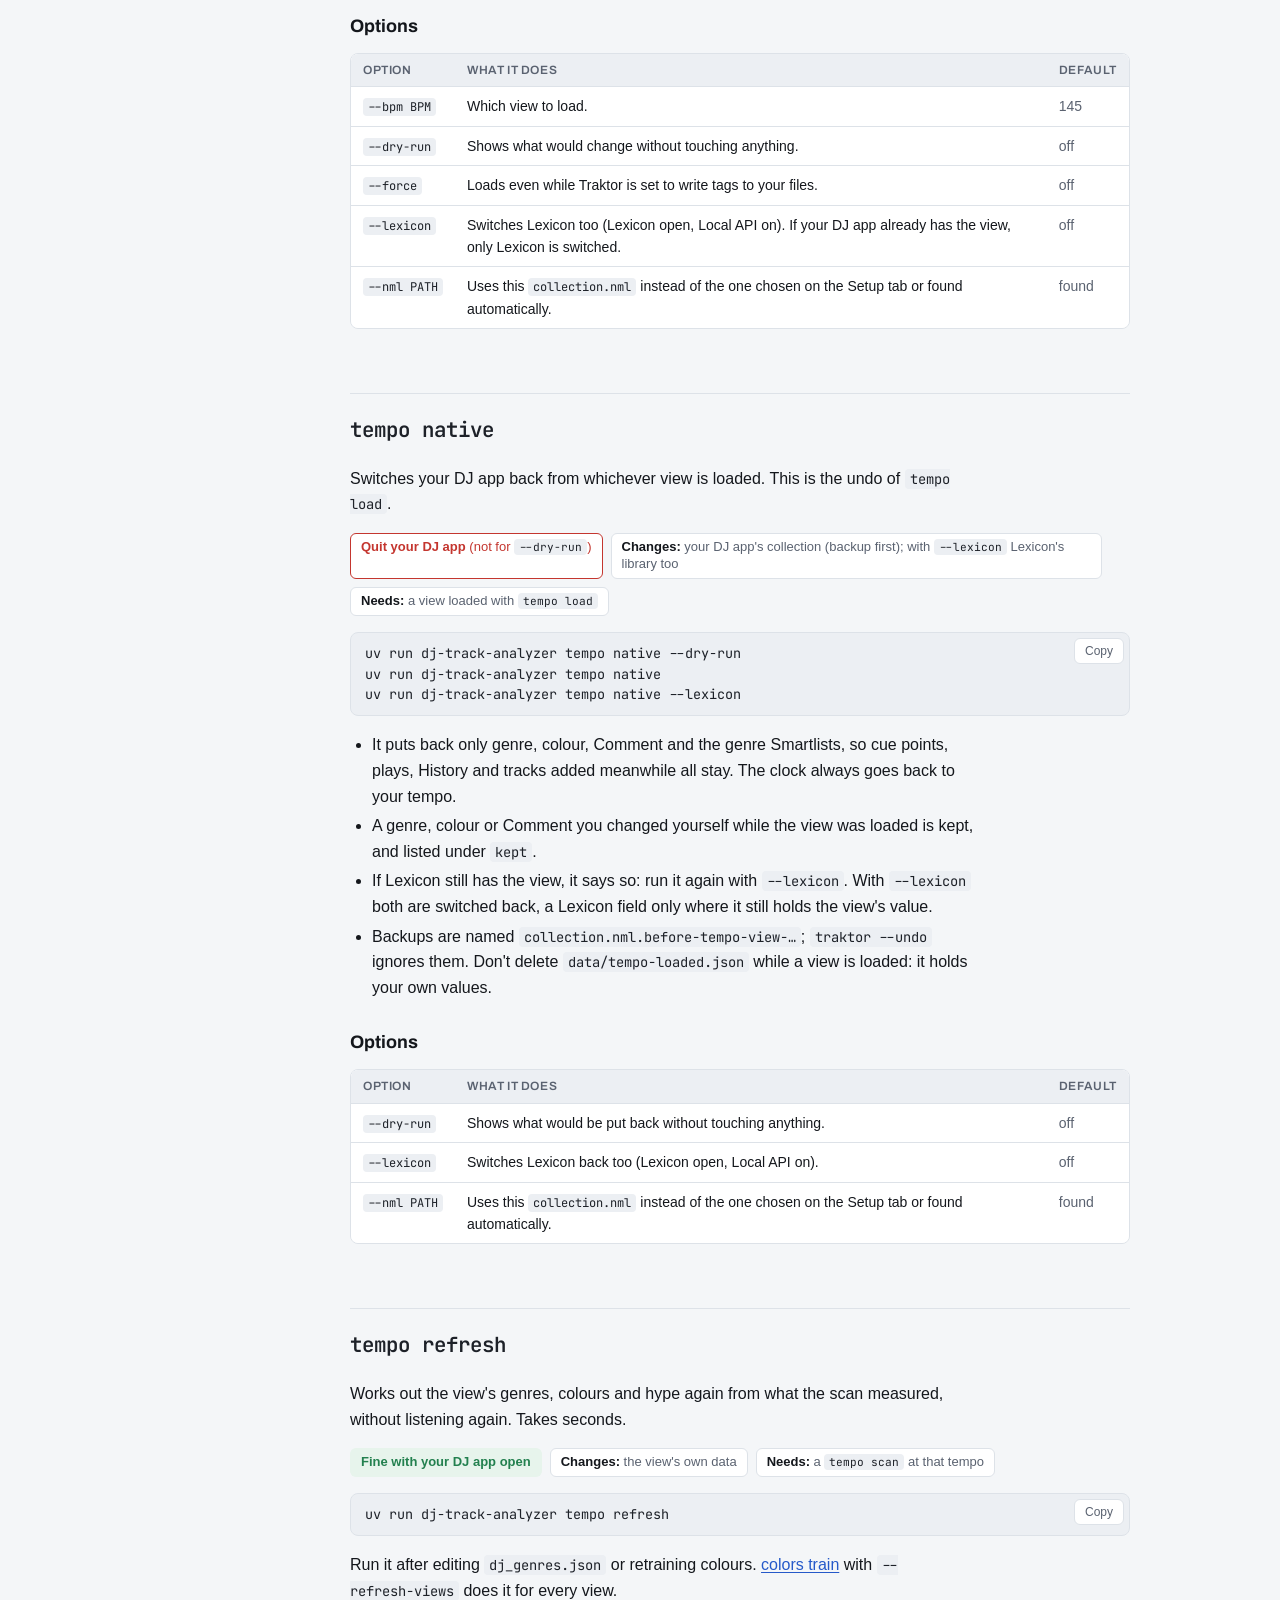
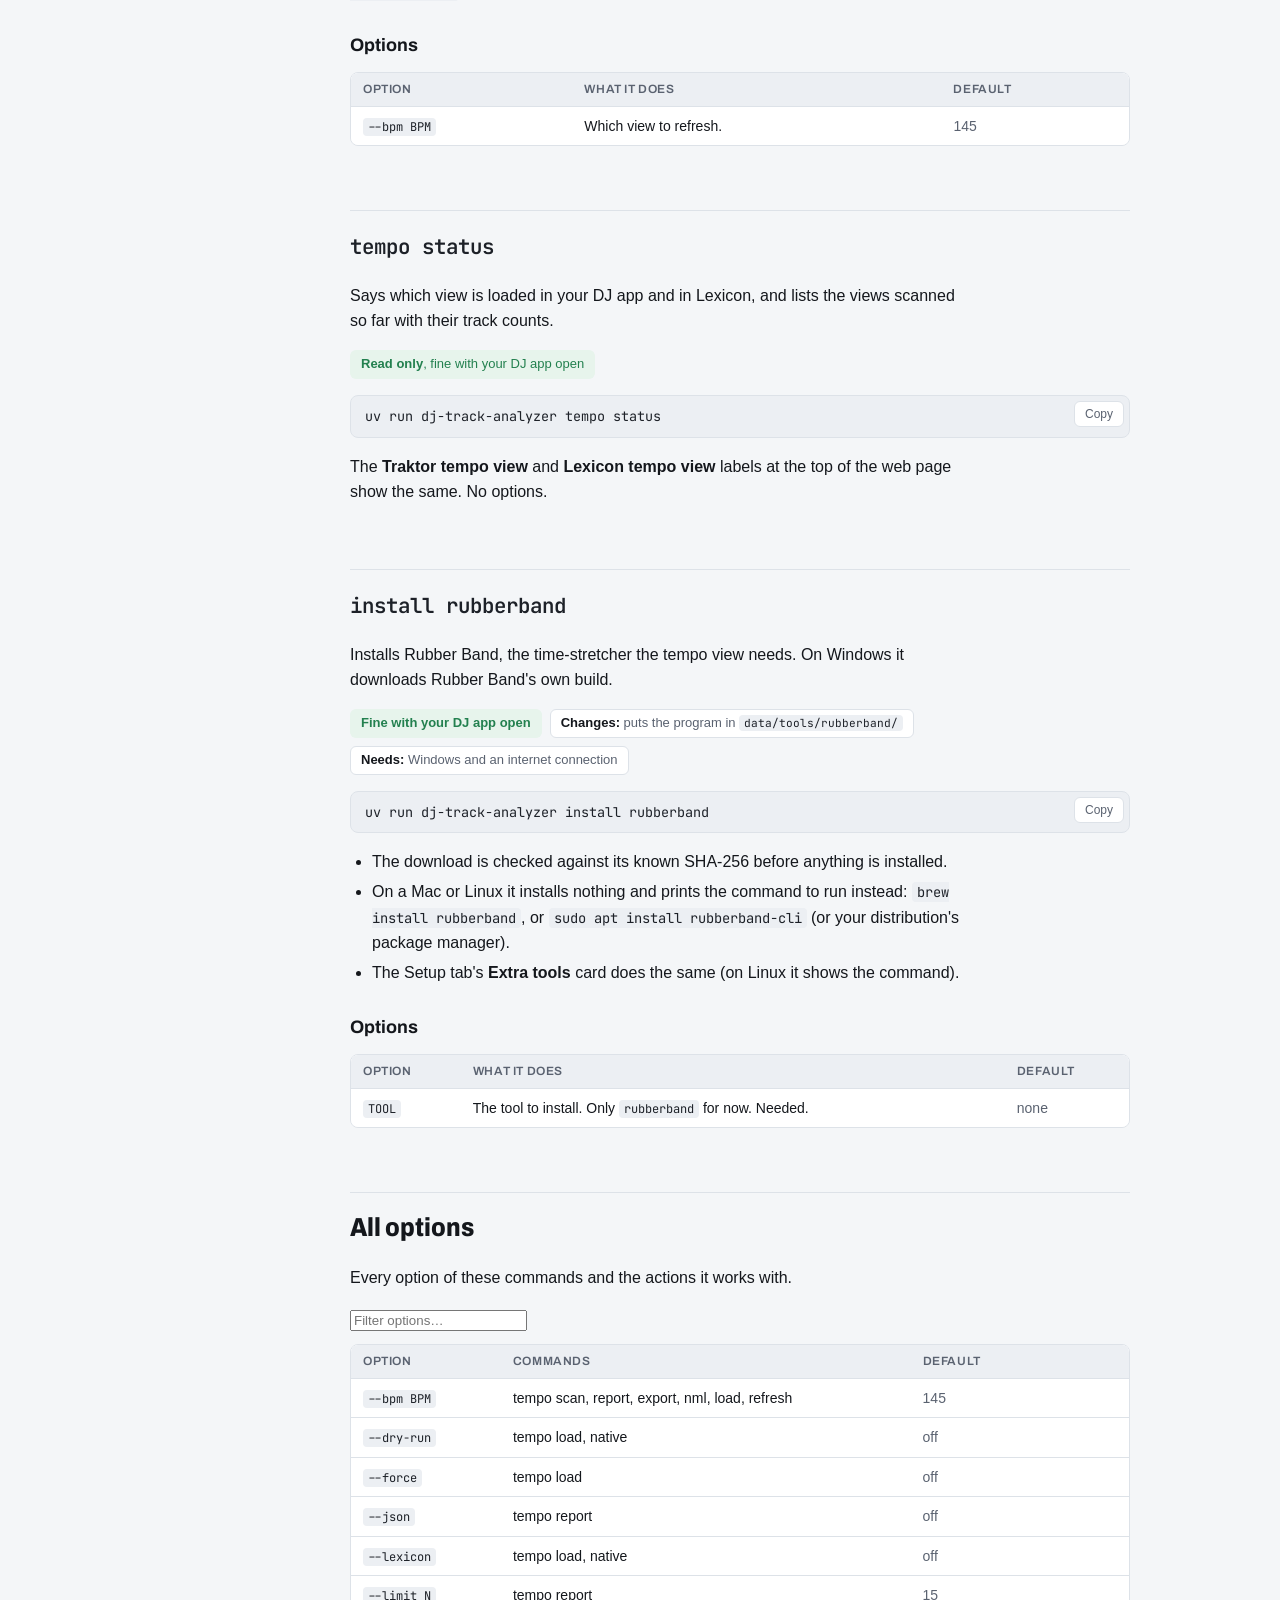
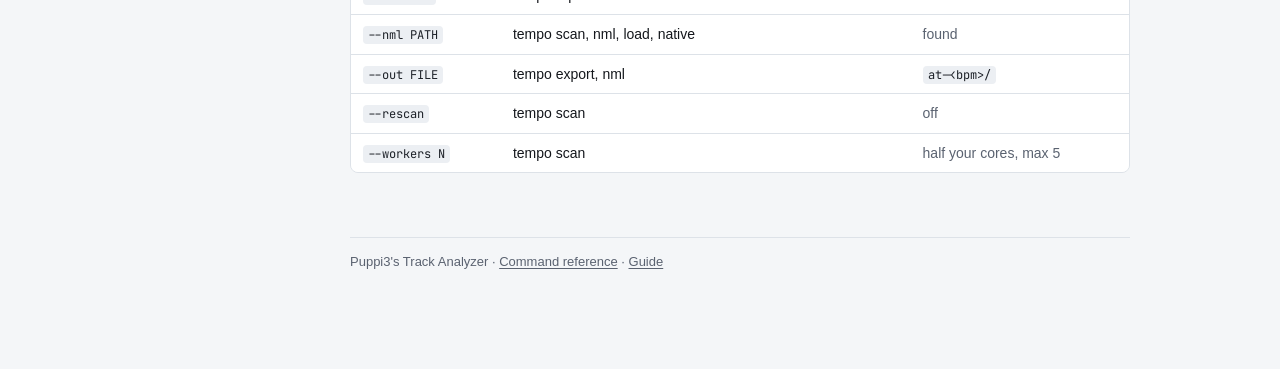
<file: track-analyzer/docs/commands/tempo.html>
<!doctype html>
<html lang="en">
<head>
<meta charset="utf-8">
<meta name="viewport" content="width=device-width, initial-scale=1">
<title>Tempo view · Command reference · Puppi3's Track Analyzer</title>
<link rel="preconnect" href="https://fonts.googleapis.com">
<link rel="preconnect" href="https://fonts.gstatic.com" crossorigin>
<link rel="stylesheet" href="https://fonts.googleapis.com/css2?family=Archivo:wdth,wght@75..100,500..800&family=JetBrains+Mono:wght@400;600&display=swap">
<link rel="stylesheet" href="ref.css">
</head>
<body>
<div class="layout">
<nav class="toc" aria-label="Command reference">
  <div class="brand"><i style="background:var(--red)"></i><i style="background:var(--orange)"></i><i style="background:var(--yellow)"></i><i style="background:var(--green)"></i><i style="background:var(--blue)"></i><i style="background:var(--violet)"></i><i style="background:var(--magenta)"></i><a href="index.html">Commands</a></div>
  <a href="index.html">All areas</a>
  <a href="colours.html">Colours</a>
  <a href="library.html">Library and analysis</a>
  <a href="genres.html">Genres and tags</a>
  <a href="hype-sets.html">Hype, sets and crates</a>
  <a href="cues-grids-sync.html">Cues, grids and sync</a>
  <a href="tempo.html" aria-current="page">Tempo view</a>
  <a href="mixes.html">Mixes and clips</a>
  <a class="sub" href="#before">Before you start</a>
  <a class="sub" href="#tempo-scan">tempo scan</a>
  <a class="sub" href="#tempo-report">tempo report</a>
  <a class="sub" href="#tempo-export">tempo export</a>
  <a class="sub" href="#tempo-nml">tempo nml</a>
  <a class="sub" href="#tempo-load">tempo load</a>
  <a class="sub" href="#tempo-native">tempo native</a>
  <a class="sub" href="#tempo-refresh">tempo refresh</a>
  <a class="sub" href="#tempo-status">tempo status</a>
  <a class="sub" href="#install">install rubberband</a>
  <a class="sub" href="#all-options">All options</a>
  <a href="app.html">The app itself</a>
  <div class="group">Guide</div>
  <a href="../GUIDE.html#cli">Tasks from a terminal</a>
</nav>

<main>
<div class="crumbs"><a href="index.html">Command reference</a> › Tempo view</div>
<h1>Tempo view</h1>
<p class="lede">If you play a set at one tempo with key lock, <code>tempo</code> stretches every scanned track to that tempo with <a href="https://breakfastquay.com/rubberband/">Rubber Band</a> (pitch kept) and analyses it again: genre, moods, colour and hype. You can then switch your DJ app to the view and back. Your normal results are never touched. <a href="#install">install rubberband</a> gets the stretcher on Windows.</p>

<h2 id="before">Before you start</h2>
<ul>
  <li>Run every command from the project folder, as <code>uv run dj-track-analyzer &lt;command&gt;</code>. See <a href="index.html#running">Running a command</a>.</li>
  <li>The view needs Rubber Band 3.0 or newer. On a Mac: <code>brew install rubberband</code>; on Linux: <code>sudo apt install rubberband-cli</code>; on Windows: <a href="#install">install rubberband</a>. The Setup tab's <b>Extra tools</b> card installs it too.</li>
  <li>Scan your music normally first (<a href="library.html#scan">scan</a>): the view only takes tracks that have a normal scan.</li>
  <li><b>Pick any tempo.</b> The default is 145; add <code>--bpm 140</code> (or any tempo) to every action except <code>native</code> and <code>status</code>. Each tempo is a separate view with its own data in <code>data/at-&lt;bpm&gt;/</code>, so several can exist side by side. Only one can be loaded at a time.</li>
  <li>Scanning, reports and files are fine with your DJ app open. Quit it before <code>tempo load</code> and <code>tempo native</code>: they refuse while it runs. Their <code>--dry-run</code> works either way.</li>
  <li><b>How to read it.</b> The models learned from tracks at the tempo they were released at. Almost no house was released at 145, so stretched there a rolling house track sounds to them like trance and psytrance. Read the view as how the models hear the sped-up track, not as facts. Psytrance, the worst case, is held back: in the view it counts at most 1.5× what the track had at its own tempo.</li>
</ul>
<p>On the web page, the Setup tab's <b>Tempo view</b> step scans a view, and the <b>Tempo view</b> tab shows what changes and loads it into your DJ app and back. <b>This page shows</b> browses a view on the other tabs. The guide's <a href="../GUIDE.html#tempo">Hearing my catalogue at my play tempo</a> walks through it.</p>

<h2 id="tempo-scan"><code>tempo scan</code></h2>
<p>Stretches every scanned track to the view tempo and analyses it again.</p>
<ul class="facts">
  <li class="ok"><b>Fine with your DJ app open</b>; reads its collection only</li>
  <li><b>Changes:</b> the view's own data in <code>data/at-&lt;bpm&gt;/</code></li>
  <li><b>Needs:</b> Rubber Band, and a normal <code>scan</code></li>
</ul>
<div class="cmd"><pre>uv run dj-track-analyzer tempo scan
uv run dj-track-analyzer tempo scan --bpm 140</pre></div>
<ul>
  <li>About an hour for 470 tracks the first time. It's resumable: stop it and run it again to carry on. Later runs only take new tracks.</li>
  <li>It uses Rubber Band's R2 engine, which changes the sound for the models far less than R3. (The page's player uses R3, which sounds best to the ear.)</li>
  <li>Your colour isn't replaced: in the view it's moved by how far the colour model thinks the track shifts at that tempo. Uncoloured tracks stay uncoloured, and a colour you <a href="genres.html#hold">hold</a> stays as it is.</li>
</ul>
<h3>Options</h3>
<div class="table-wrap"><table>
<thead><tr><th>Option</th><th>What it does</th><th>Default</th></tr></thead>
<tbody>
<tr><td><code>--bpm BPM</code></td><td>The tempo you play at. Each tempo is its own view.</td><td class="def">145</td></tr>
<tr><td><code>--workers N</code></td><td>How many tracks are analysed at once.</td><td class="def">half your cores, max 5</td></tr>
<tr><td><code>--rescan</code></td><td>Analyses again tracks already in the view.</td><td class="def">off</td></tr>
<tr><td><code>--nml PATH</code></td><td>Uses this <code>collection.nml</code> instead of the one chosen on the Setup tab or found automatically.</td><td class="def">found</td></tr>
</tbody></table></div>

<h2 id="tempo-report"><code>tempo report</code></h2>
<p>Prints what changes at the view tempo: genres, colours and hype.</p>
<ul class="facts">
  <li class="ok"><b>Read only</b>, fine with your DJ app open</li>
  <li><b>Needs:</b> a <code>tempo scan</code> at that tempo</li>
</ul>
<div class="cmd"><pre>uv run dj-track-analyzer tempo report
uv run dj-track-analyzer tempo report --limit 30</pre></div>
<p>It lists:</p><ul><li>genres at own tempo next to genres at the view tempo, and the most common changes</li><li>your colours at that tempo</li><li>the tracks that turn hardest or prettiest</li><li>the tracks with the most hype there, and the biggest hype risers</li></ul><p>The <b>Tempo view</b> tab on the page shows the same.</p>
<h3>Options</h3>
<div class="table-wrap"><table>
<thead><tr><th>Option</th><th>What it does</th><th>Default</th></tr></thead>
<tbody>
<tr><td><code>--bpm BPM</code></td><td>Which view to report on.</td><td class="def">145</td></tr>
<tr><td><code>--limit N</code></td><td>How many tracks each list shows.</td><td class="def">15</td></tr>
<tr><td><code>--json</code></td><td>Prints the full result as JSON instead of the report.</td><td class="def">off</td></tr>
</tbody></table></div>

<h2 id="tempo-export"><code>tempo export</code></h2>
<p>Writes the view as a CSV spreadsheet.</p>
<ul class="facts">
  <li class="ok"><b>Fine with your DJ app open</b></li>
  <li><b>Changes:</b> writes <code>at-&lt;bpm&gt;/collection.csv</code> (or the <code>--out</code> file)</li>
  <li><b>Needs:</b> a <code>tempo scan</code> at that tempo</li>
</ul>
<div class="cmd"><pre>uv run dj-track-analyzer tempo export</pre></div>
<h3>Options</h3>
<div class="table-wrap"><table>
<thead><tr><th>Option</th><th>What it does</th><th>Default</th></tr></thead>
<tbody>
<tr><td><code>--bpm BPM</code></td><td>Which view to export.</td><td class="def">145</td></tr>
<tr><td><code>--out FILE</code></td><td>Writes the spreadsheet here instead.</td><td class="def"><code>at-&lt;bpm&gt;/</code></td></tr>
</tbody></table></div>

<h2 id="tempo-nml"><code>tempo nml</code></h2>
<p>Writes a standalone copy of Traktor's <code>collection.nml</code> with the view's genres, colours and hype in it. Your real collection isn't touched.</p>
<ul class="facts">
  <li class="ok"><b>Fine with your DJ app open</b>; reads its collection only</li>
  <li><b>Changes:</b> writes <code>at-&lt;bpm&gt;/collection.nml</code> (or the <code>--out</code> file)</li>
  <li><b>Needs:</b> a <code>tempo scan</code> at that tempo</li>
</ul>
<div class="cmd"><pre>uv run dj-track-analyzer tempo nml</pre></div>
<p>To switch Traktor itself to the view and back, use <a href="#tempo-load">tempo load</a> and <a href="#tempo-native">tempo native</a> instead.</p>
<h3>Options</h3>
<div class="table-wrap"><table>
<thead><tr><th>Option</th><th>What it does</th><th>Default</th></tr></thead>
<tbody>
<tr><td><code>--bpm BPM</code></td><td>Which view to write.</td><td class="def">145</td></tr>
<tr><td><code>--out FILE</code></td><td>Writes the collection here instead.</td><td class="def"><code>at-&lt;bpm&gt;/</code></td></tr>
<tr><td><code>--nml PATH</code></td><td>Starts from this <code>collection.nml</code> instead of the one chosen on the Setup tab or found automatically.</td><td class="def">found</td></tr>
</tbody></table></div>

<h2 id="tempo-load"><code>tempo load</code></h2>
<p>Switches your DJ app to the view: it then shows the genres heard at that tempo, your colours moved by the shift and the view's hype.</p>
<ul class="facts">
  <li class="stop"><b>Quit your DJ app</b> (not for <code>--dry-run</code>)</li>
  <li><b>Changes:</b> your DJ app's collection (backup first); with <code>--lexicon</code> Lexicon's library too</li>
  <li><b>Undo:</b> <a href="#tempo-native">tempo native</a>, or <b>Switch Traktor back to normal…</b> on the Tempo view tab</li>
  <li><b>Needs:</b> a <code>tempo scan</code> at that tempo</li>
</ul>
<div class="cmd"><pre>uv run dj-track-analyzer tempo load --dry-run
uv run dj-track-analyzer tempo load
uv run dj-track-analyzer tempo load --lexicon</pre></div>
<ul>
  <li>Per track it changes:
    <ul>
      <li><b>Genre</b>: the genres heard at the view tempo.</li>
      <li><b>Colour</b>: <i>your</i> colour, moved by how far the model thinks the track shifts (your Blue, one step harder, becomes Green). Uncoloured and held tracks stay as they are.</li>
      <li><b>Comment</b>: the "Hype NN" part becomes the hype at that tempo; your own text there stays.</li>
      <li><b>Smartlists</b>: "Genres (Track Analyzer)" is replaced by "Genres @145 (Track Analyzer)" (@ the view tempo).</li>
      <li><b>Clock tempo</b> (Traktor): set to the view tempo. Tracks follow it only with Sync on and the clock as master.</li>
    </ul></li>
  <li>It refuses while Traktor writes tags to your files (Preferences → File Management), because Traktor could write the view's genres into them and <code>native</code> only restores the collection. <code>--force</code> loads anyway.</li>
  <li>While the view is loaded, <code>hype</code>, <code>stats</code> and <code>export</code> use its data; add <code>--native</code> for each track at its own tempo. Commands that write your own values refuse to run so they can't mix them into the view: <code>traktor</code>, <code>sync</code>, <code>hype --traktor</code>, <code>colors apply</code>, <code>colors train</code>, <code>cues apply</code>, <code>grids apply</code>, <code>edit</code> and others.</li>
  <li>Works with Rekordbox as your DJ app too (chosen on the Setup tab); it has no clock tempo to switch.</li>
  <li><code>--lexicon</code> also switches <a href="https://www.lexicondj.com">Lexicon</a>: its genre, colour, comment and Energy (the view's hype, 1–10), plus a "Genres @145 (Track Analyzer)" Smartlist folder. Once: open Lexicon and turn on Settings → Integrations → <b>Local API</b>. Lexicon's library is copied to <code>data/lexicon-backups/</code> first. While Lexicon has the view, don't sync Lexicon → Traktor or import from Traktor into Lexicon; syncing to a USB is fine.</li>
</ul>
<h3>Options</h3>
<div class="table-wrap"><table>
<thead><tr><th>Option</th><th>What it does</th><th>Default</th></tr></thead>
<tbody>
<tr><td><code>--bpm BPM</code></td><td>Which view to load.</td><td class="def">145</td></tr>
<tr><td><code>--dry-run</code></td><td>Shows what would change without touching anything.</td><td class="def">off</td></tr>
<tr><td><code>--force</code></td><td>Loads even while Traktor is set to write tags to your files.</td><td class="def">off</td></tr>
<tr><td><code>--lexicon</code></td><td>Switches Lexicon too (Lexicon open, Local API on). If your DJ app already has the view, only Lexicon is switched.</td><td class="def">off</td></tr>
<tr><td><code>--nml PATH</code></td><td>Uses this <code>collection.nml</code> instead of the one chosen on the Setup tab or found automatically.</td><td class="def">found</td></tr>
</tbody></table></div>

<h2 id="tempo-native"><code>tempo native</code></h2>
<p>Switches your DJ app back from whichever view is loaded. This is the undo of <code>tempo load</code>.</p>
<ul class="facts">
  <li class="stop"><b>Quit your DJ app</b> (not for <code>--dry-run</code>)</li>
  <li><b>Changes:</b> your DJ app's collection (backup first); with <code>--lexicon</code> Lexicon's library too</li>
  <li><b>Needs:</b> a view loaded with <code>tempo load</code></li>
</ul>
<div class="cmd"><pre>uv run dj-track-analyzer tempo native --dry-run
uv run dj-track-analyzer tempo native
uv run dj-track-analyzer tempo native --lexicon</pre></div>
<ul>
  <li>It puts back only genre, colour, Comment and the genre Smartlists, so cue points, plays, History and tracks added meanwhile all stay. The clock always goes back to your tempo.</li>
  <li>A genre, colour or Comment you changed yourself while the view was loaded is kept, and listed under <code>kept</code>.</li>
  <li>If Lexicon still has the view, it says so: run it again with <code>--lexicon</code>. With <code>--lexicon</code> both are switched back, a Lexicon field only where it still holds the view's value.</li>
  <li>Backups are named <code>collection.nml.before-tempo-view-…</code>; <code>traktor --undo</code> ignores them. Don't delete <code>data/tempo-loaded.json</code> while a view is loaded: it holds your own values.</li>
</ul>
<h3>Options</h3>
<div class="table-wrap"><table>
<thead><tr><th>Option</th><th>What it does</th><th>Default</th></tr></thead>
<tbody>
<tr><td><code>--dry-run</code></td><td>Shows what would be put back without touching anything.</td><td class="def">off</td></tr>
<tr><td><code>--lexicon</code></td><td>Switches Lexicon back too (Lexicon open, Local API on).</td><td class="def">off</td></tr>
<tr><td><code>--nml PATH</code></td><td>Uses this <code>collection.nml</code> instead of the one chosen on the Setup tab or found automatically.</td><td class="def">found</td></tr>
</tbody></table></div>

<h2 id="tempo-refresh"><code>tempo refresh</code></h2>
<p>Works out the view's genres, colours and hype again from what the scan measured, without listening again. Takes seconds.</p>
<ul class="facts">
  <li class="ok"><b>Fine with your DJ app open</b></li>
  <li><b>Changes:</b> the view's own data</li>
  <li><b>Needs:</b> a <code>tempo scan</code> at that tempo</li>
</ul>
<div class="cmd"><pre>uv run dj-track-analyzer tempo refresh</pre></div>
<p>Run it after editing <code>dj_genres.json</code> or retraining colours. <a href="colours.html#colors-train">colors train</a> with <code>--refresh-views</code> does it for every view.</p>
<h3>Options</h3>
<div class="table-wrap"><table>
<thead><tr><th>Option</th><th>What it does</th><th>Default</th></tr></thead>
<tbody>
<tr><td><code>--bpm BPM</code></td><td>Which view to refresh.</td><td class="def">145</td></tr>
</tbody></table></div>

<h2 id="tempo-status"><code>tempo status</code></h2>
<p>Says which view is loaded in your DJ app and in Lexicon, and lists the views scanned so far with their track counts.</p>
<ul class="facts">
  <li class="ok"><b>Read only</b>, fine with your DJ app open</li>
</ul>
<div class="cmd"><pre>uv run dj-track-analyzer tempo status</pre></div>
<p>The <b>Traktor tempo view</b> and <b>Lexicon tempo view</b> labels at the top of the web page show the same. No options.</p>

<h2 id="install"><code>install rubberband</code></h2>
<p>Installs Rubber Band, the time-stretcher the tempo view needs. On Windows it downloads Rubber Band's own build.</p>
<ul class="facts">
  <li class="ok"><b>Fine with your DJ app open</b></li>
  <li><b>Changes:</b> puts the program in <code>data/tools/rubberband/</code></li>
  <li><b>Needs:</b> Windows and an internet connection</li>
</ul>
<div class="cmd"><pre>uv run dj-track-analyzer install rubberband</pre></div>
<ul>
  <li>The download is checked against its known SHA-256 before anything is installed.</li>
  <li>On a Mac or Linux it installs nothing and prints the command to run instead: <code>brew install rubberband</code>, or <code>sudo apt install rubberband-cli</code> (or your distribution's package manager).</li>
  <li>The Setup tab's <b>Extra tools</b> card does the same (on Linux it shows the command).</li>
</ul>
<h3>Options</h3>
<div class="table-wrap"><table>
<thead><tr><th>Option</th><th>What it does</th><th>Default</th></tr></thead>
<tbody>
<tr><td><code>TOOL</code></td><td>The tool to install. Only <code>rubberband</code> for now. Needed.</td><td class="def">none</td></tr>
</tbody></table></div>

<h2 id="all-options">All options</h2>
<p>Every option of these commands and the actions it works with.</p>
<input class="filter" data-table="opt-table" type="search" placeholder="Filter options…" aria-label="Filter options">
<div class="table-wrap"><table id="opt-table">
<thead><tr><th>Option</th><th>Commands</th><th>Default</th></tr></thead>
<tbody>
<tr><td><code>--bpm BPM</code></td><td>tempo scan, report, export, nml, load, refresh</td><td class="def">145</td></tr>
<tr><td><code>--dry-run</code></td><td>tempo load, native</td><td class="def">off</td></tr>
<tr><td><code>--force</code></td><td>tempo load</td><td class="def">off</td></tr>
<tr><td><code>--json</code></td><td>tempo report</td><td class="def">off</td></tr>
<tr><td><code>--lexicon</code></td><td>tempo load, native</td><td class="def">off</td></tr>
<tr><td><code>--limit N</code></td><td>tempo report</td><td class="def">15</td></tr>
<tr><td><code>--nml PATH</code></td><td>tempo scan, nml, load, native</td><td class="def">found</td></tr>
<tr><td><code>--out FILE</code></td><td>tempo export, nml</td><td class="def"><code>at-&lt;bpm&gt;/</code></td></tr>
<tr><td><code>--rescan</code></td><td>tempo scan</td><td class="def">off</td></tr>
<tr><td><code>--workers N</code></td><td>tempo scan</td><td class="def">half your cores, max 5</td></tr>
</tbody></table></div>

<footer class="legal">Puppi3's Track Analyzer · <a href="index.html">Command reference</a> · <a href="../GUIDE.html">Guide</a></footer>
</main>
</div>
<button class="theme" id="theme" type="button" aria-label="Switch light or dark">◐ Theme</button>
<script src="ref.js"></script>
</body>
</html>
</file>
<file: track-analyzer/docs/commands/ref.css>
/* Command reference pages: the same look as docs/GUIDE.html (graphite neutrals, deck-blue accent, Traktor's 7 colours).
   Shared by every page in docs/commands/. Works offline: fonts fall back to the system faces. */
:root {
  --bg: #f4f6f8; --surface: #ffffff; --text: #14171c; --muted: #5a6270; --line: #dde2e8;
  --accent: #2559c9; --accent-soft: #e6edfb; --code-bg: #eceff3; --code-text: #1d2128;
  --warn-bg: #fff6e0; --warn-line: #e2b13c; --stop: #c4362f; --ok: #23804f; --ok-bg: #e7f4ec;
  --red: #d6403a; --orange: #e8832d; --yellow: #e0bb22; --green: #4fae4a; --blue: #3a7bd5; --violet: #8c55c9; --magenta: #d64aa6;
  --display: "Archivo", -apple-system, "Helvetica Neue", Arial, sans-serif;
  --body: -apple-system, BlinkMacSystemFont, "SF Pro Text", "Helvetica Neue", Arial, sans-serif;
  --mono: "JetBrains Mono", ui-monospace, "SF Mono", Menlo, monospace;
}
@media (prefers-color-scheme: dark) {
  :root:not([data-theme="light"]) {
    --bg: #111317; --surface: #181b20; --text: #e6e9ee; --muted: #98a0ad; --line: #2a2f37;
    --accent: #79a6ff; --accent-soft: #1c2638; --code-bg: #1f232a; --code-text: #e9edf3;
    --warn-bg: #2a2414; --warn-line: #8b6b22; --stop: #ff7b72; --ok: #5cc48a; --ok-bg: #16261d;
    color-scheme: dark;
  }
}
:root[data-theme="dark"] {
  --bg: #111317; --surface: #181b20; --text: #e6e9ee; --muted: #98a0ad; --line: #2a2f37;
  --accent: #79a6ff; --accent-soft: #1c2638; --code-bg: #1f232a; --code-text: #e9edf3;
  --warn-bg: #2a2414; --warn-line: #8b6b22; --stop: #ff7b72; --ok: #5cc48a; --ok-bg: #16261d;
  color-scheme: dark;
}
* { box-sizing: border-box; }
html { scroll-behavior: smooth; scroll-padding-top: 16px; }
@media (prefers-reduced-motion: reduce) { html { scroll-behavior: auto; } }
body { margin: 0; background: var(--bg); color: var(--text); font: 16px/1.6 var(--body); }
.layout { display: grid; grid-template-columns: 220px minmax(0, 1fr); gap: 56px; max-width: 1180px; margin: 0 auto; padding: 40px 24px 96px; }
nav.toc { position: sticky; top: 24px; align-self: start; font-size: 14px; max-height: calc(100vh - 48px); overflow-y: auto; }
nav.toc .brand { font: 800 15px/1.2 var(--display); font-stretch: 85%; letter-spacing: 0.06em; text-transform: uppercase; margin-bottom: 14px; display: flex; gap: 3px; align-items: center; }
nav.toc .brand i { width: 6px; height: 14px; border-radius: 2px; display: inline-block; }
nav.toc .brand a { all: unset; cursor: pointer; margin-left: 8px; }
nav.toc .group { font: 600 11px/1.4 var(--display); letter-spacing: 0.06em; text-transform: uppercase; color: var(--muted); margin: 16px 0 4px; }
nav.toc a { display: block; color: var(--muted); text-decoration: none; padding: 4px 0 4px 12px; border-left: 2px solid var(--line); }
nav.toc a.sub { padding-left: 24px; font-size: 13px; }
nav.toc a.soon { opacity: 0.6; }
nav.toc a:hover, nav.toc a.active, nav.toc a[aria-current] { color: var(--text); border-left-color: var(--accent); }
main { min-width: 0; max-width: 780px; }
h1, h2, h3 { font-family: var(--display); text-wrap: balance; }
h1 { font-size: 40px; line-height: 1.1; font-weight: 800; font-stretch: 85%; margin: 0 0 10px; letter-spacing: -0.01em; }
h2 { font-size: 26px; font-weight: 800; font-stretch: 88%; margin: 64px 0 10px; padding-top: 14px; border-top: 1px solid var(--line); }
h2 code { font-size: 0.8em; font-weight: 600; background: none; padding: 0; }
h3 { font-size: 18px; font-weight: 700; margin: 28px 0 8px; }
p, li { max-width: 68ch; }
.lede { color: var(--muted); font-size: 17px; margin: 0 0 28px; }
.crumbs { font-size: 14px; color: var(--muted); margin-bottom: 18px; }
.crumbs a { color: inherit; }
a { color: var(--accent); text-underline-offset: 2px; }
:focus-visible { outline: 2px solid var(--accent); outline-offset: 2px; border-radius: 4px; }
code { font: 0.86em/1.4 var(--mono); background: var(--code-bg); color: var(--code-text); padding: 1px 5px; border-radius: 4px; }
.cmd { position: relative; margin: 8px 0 12px; }
.cmd pre { margin: 0; background: var(--code-bg); color: var(--code-text); border: 1px solid var(--line); border-radius: 8px; padding: 10px 76px 10px 14px; overflow-x: auto; font: 13.5px/1.55 var(--mono); }
.cmd button { position: absolute; top: 6px; right: 6px; font: 12px/1 var(--body); padding: 6px 10px; border-radius: 6px; border: 1px solid var(--line); background: var(--surface); color: var(--muted); cursor: pointer; }
.cmd button:hover { color: var(--text); }
.cmd button.done { color: var(--ok); border-color: var(--ok); }
pre.out { margin: 8px 0 16px; background: var(--surface); color: var(--text); border: 1px dashed var(--line); border-radius: 8px; padding: 10px 14px; overflow-x: auto; font: 12.5px/1.55 var(--mono); }
ul { padding-left: 22px; }
li { margin: 4px 0; }
.note { background: var(--warn-bg); border: 1px solid var(--warn-line); border-radius: 8px; padding: 12px 16px; margin: 16px 0; }
.note p { margin: 0; }
/* Facts strip under each command heading: does it need the DJ app closed, what it changes, how to undo */
.facts { display: flex; flex-wrap: wrap; gap: 8px; margin: 4px 0 16px; padding: 0; list-style: none; }
.facts li { margin: 0; font-size: 13px; line-height: 1.3; padding: 5px 10px; border-radius: 6px; background: var(--surface); border: 1px solid var(--line); color: var(--muted); }
.facts li b { color: var(--text); font-weight: 600; }
.facts li.stop { color: var(--stop); border-color: currentColor; }
.facts li.stop b { color: inherit; }
.facts li.ok { color: var(--ok); background: var(--ok-bg); border-color: transparent; }
.facts li.ok b { color: inherit; }
.cards { display: grid; grid-template-columns: repeat(auto-fit, minmax(240px, 1fr)); gap: 12px; margin: 20px 0; }
.card { background: var(--surface); border: 1px solid var(--line); border-radius: 10px; padding: 14px 16px; }
.card h3 { margin: 0 0 4px; font-size: 16px; }
.card h3 a { color: var(--text); text-decoration: none; }
.card h3 a:hover { color: var(--accent); }
.card p { margin: 0 0 6px; color: var(--muted); font-size: 14px; }
.card .soon { font: 600 11px/1 var(--display); letter-spacing: 0.06em; text-transform: uppercase; color: var(--muted); border: 1px solid var(--line); border-radius: 4px; padding: 3px 6px; margin-left: 6px; vertical-align: 2px; }
.card code { font-size: 12.5px; }
.table-wrap { overflow-x: auto; margin: 12px 0 20px; border: 1px solid var(--line); border-radius: 8px; }
table { border-collapse: collapse; width: 100%; font-size: 14px; background: var(--surface); }
th, td { text-align: left; vertical-align: top; padding: 8px 12px; border-bottom: 1px solid var(--line); }
tr:last-child td { border-bottom: 0; }
th { font: 600 12px/1.4 var(--display); letter-spacing: 0.05em; text-transform: uppercase; color: var(--muted); background: var(--code-bg); white-space: nowrap; }
td code { white-space: nowrap; }
td.def { color: var(--muted); white-space: nowrap; }
.theme { position: fixed; right: 16px; bottom: 16px; padding: 8px 12px; border-radius: 20px; border: 1px solid var(--line); background: var(--surface); color: var(--muted); font: 13px/1 var(--body); cursor: pointer; }
footer.legal { margin: 64px 0 0; padding-top: 14px; border-top: 1px solid var(--line); color: var(--muted); font-size: 13px; }
footer.legal a { color: inherit; }
@media (max-width: 860px) {
  .layout { grid-template-columns: 1fr; gap: 0; padding: 20px 16px 80px; }
  nav.toc { position: static; max-height: none; margin-bottom: 8px; padding-bottom: 12px; border-bottom: 1px solid var(--line); }
  nav.toc a.sub, nav.toc .group { display: none; }
  h1 { font-size: 30px; }
}
</file>
